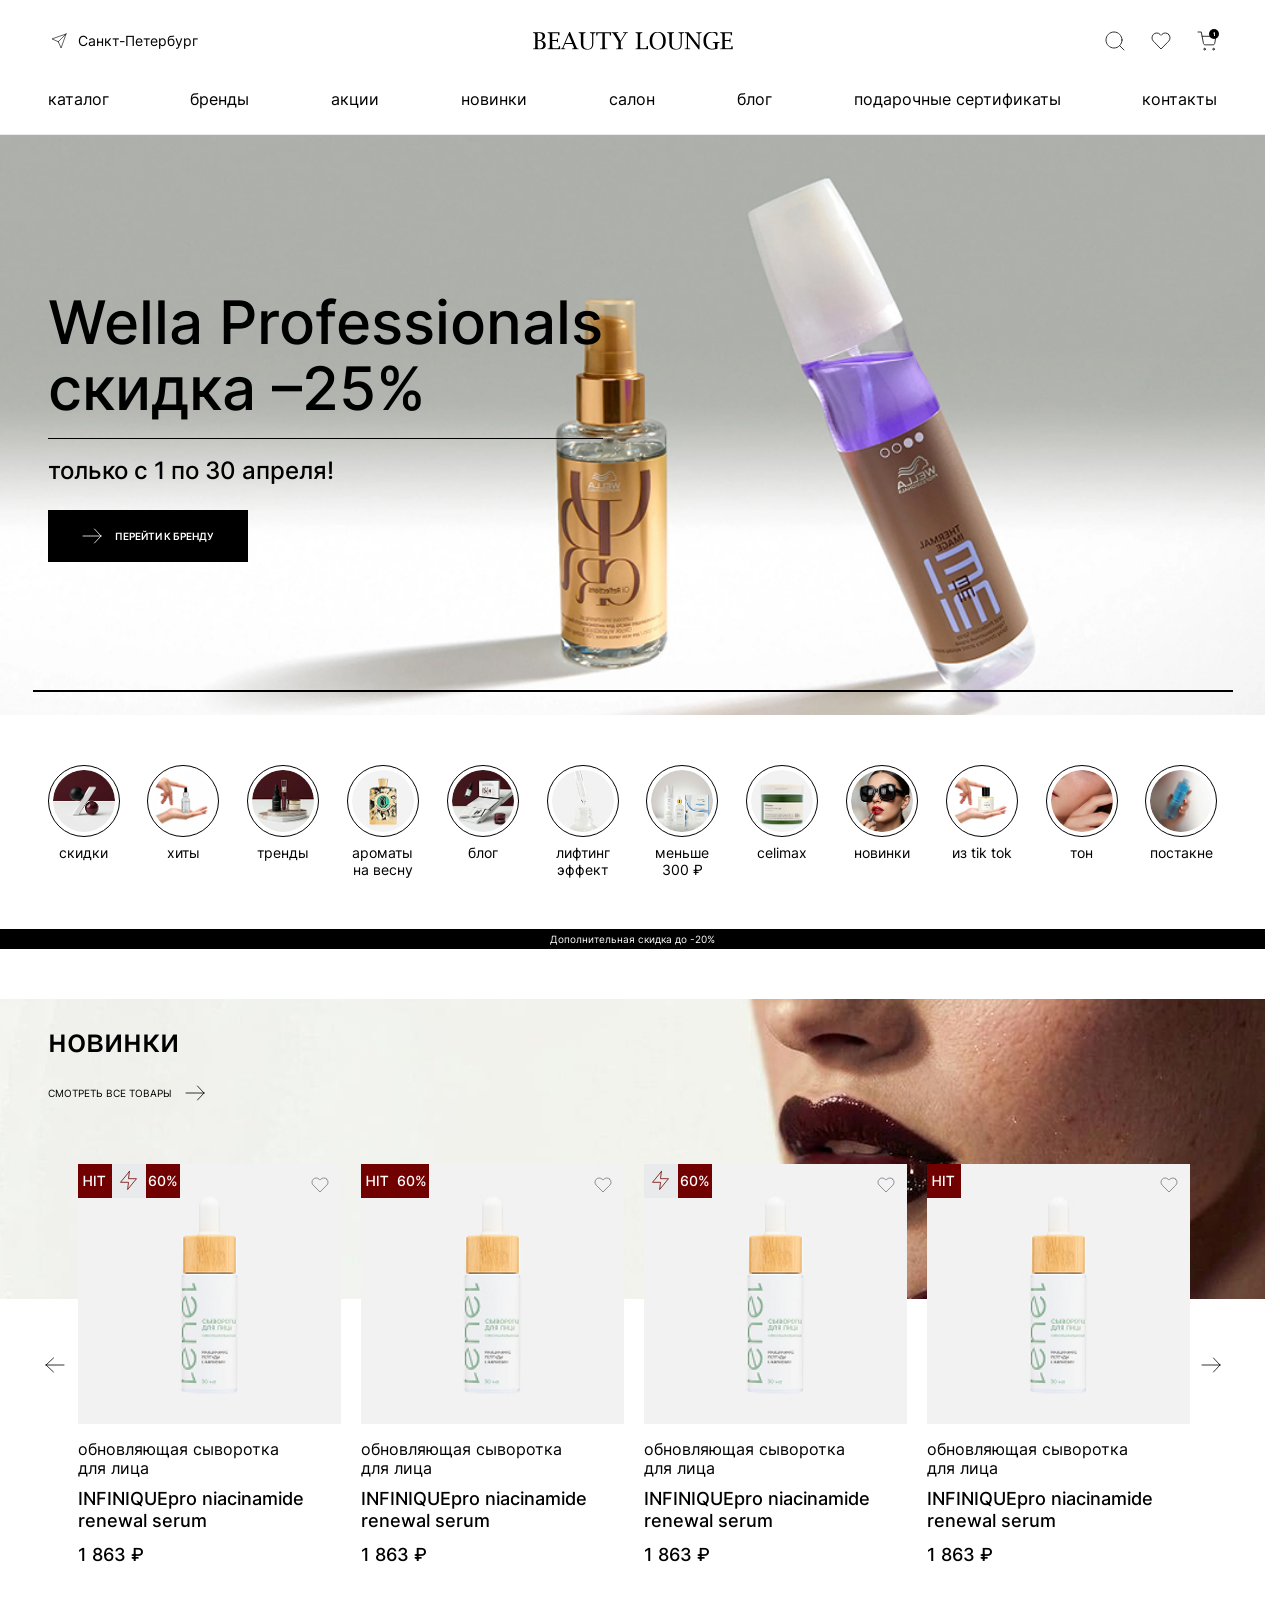
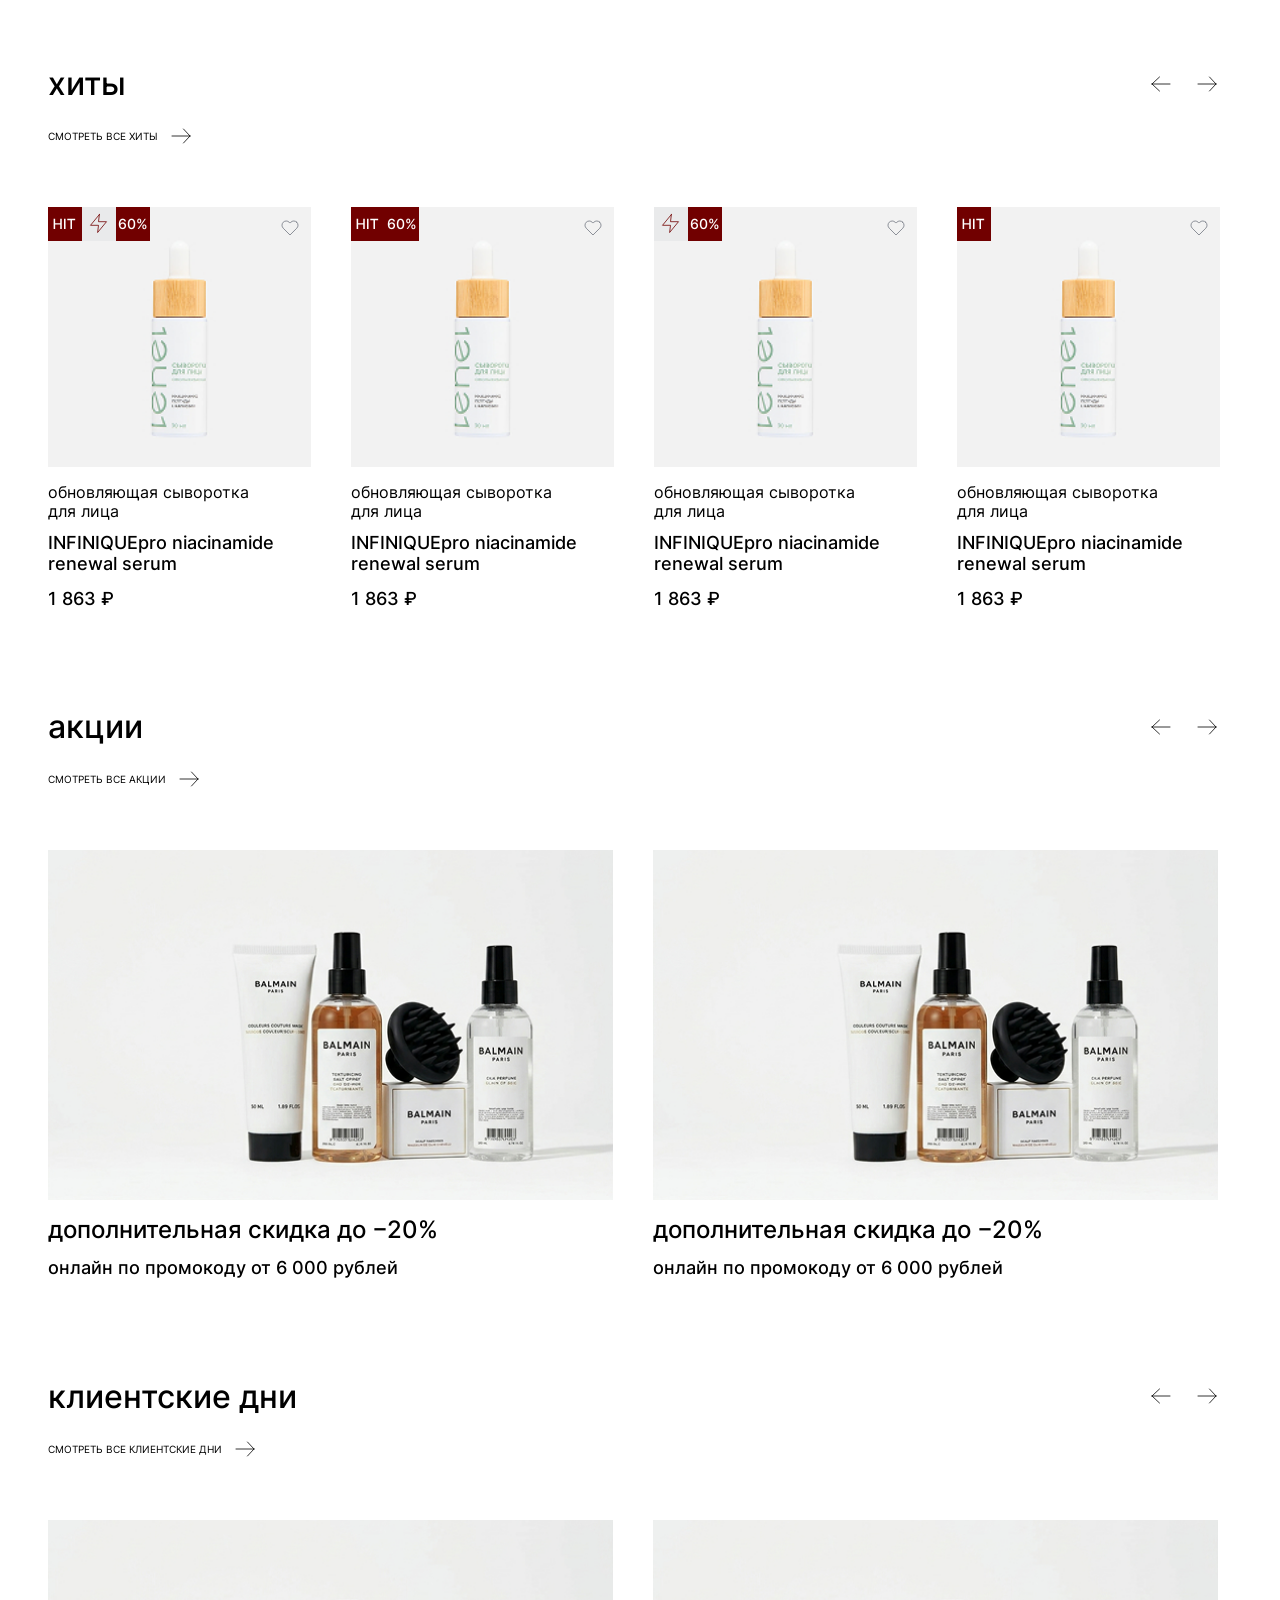
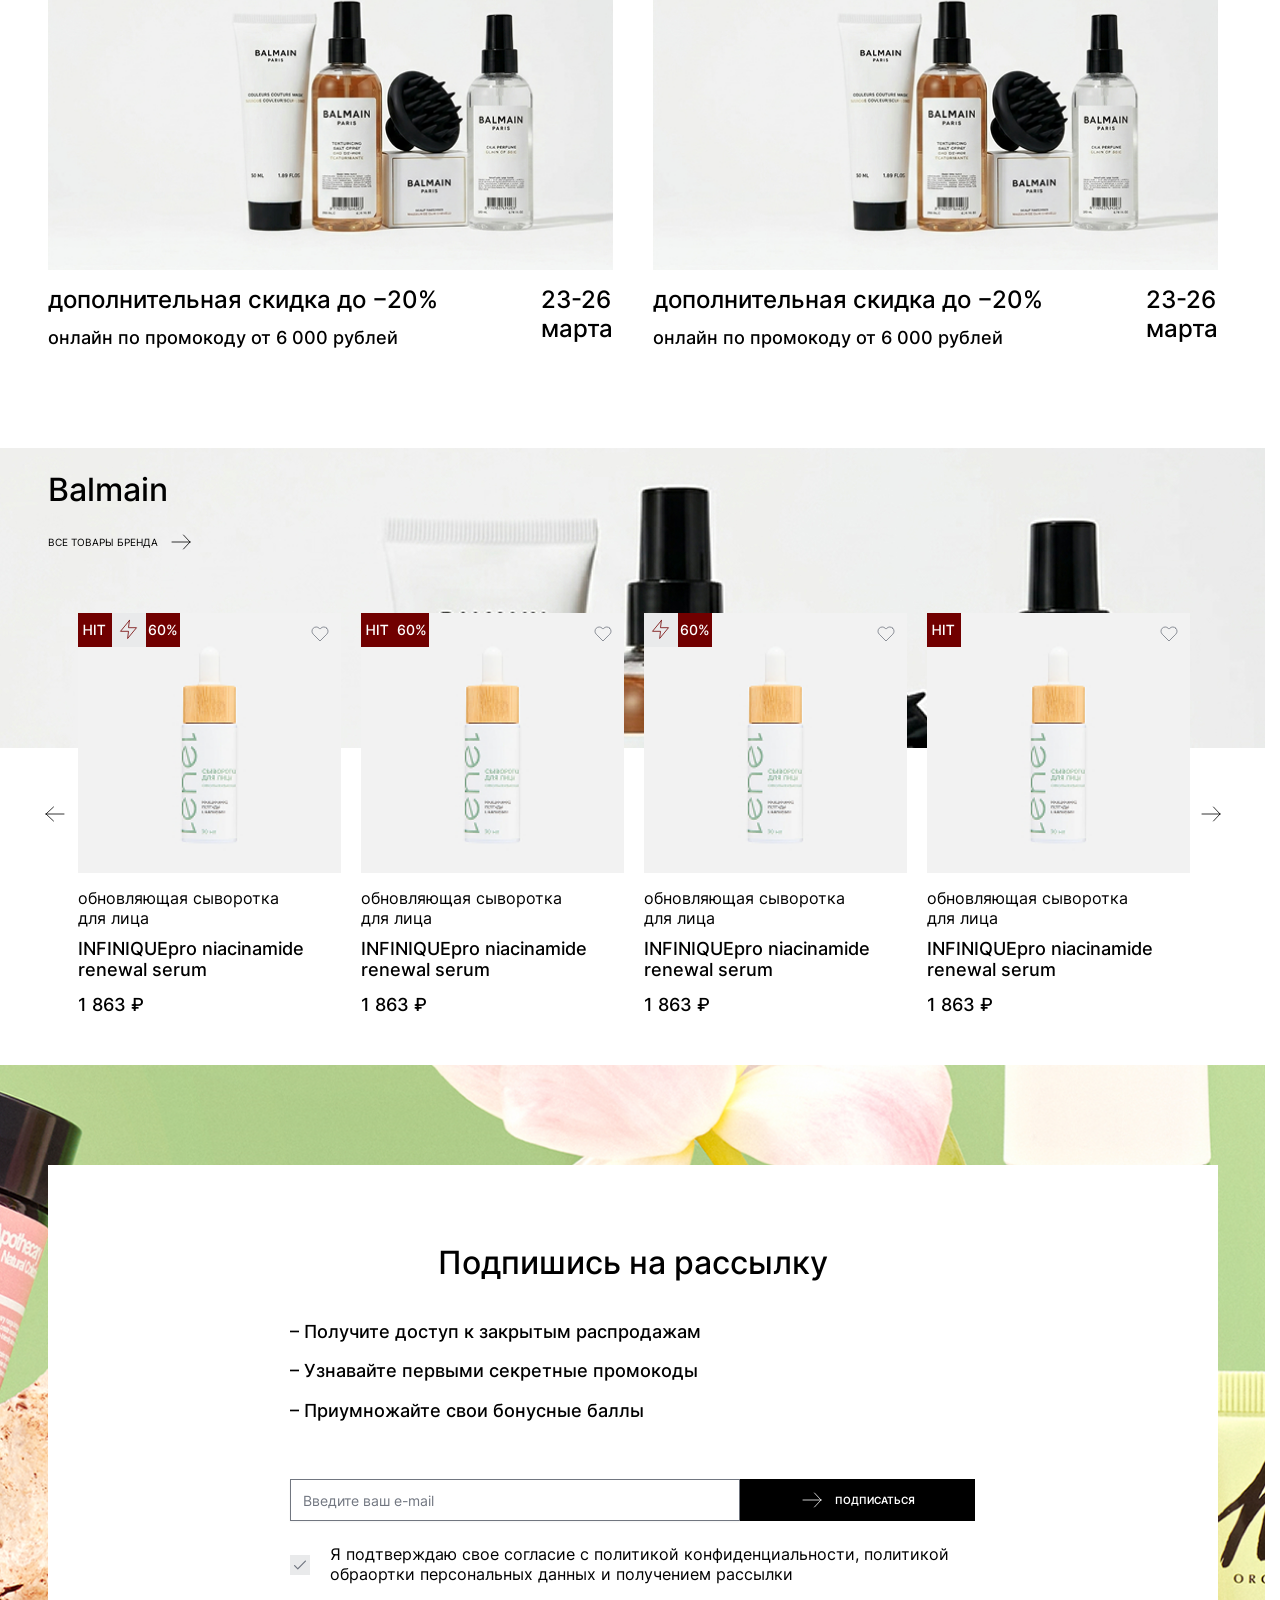
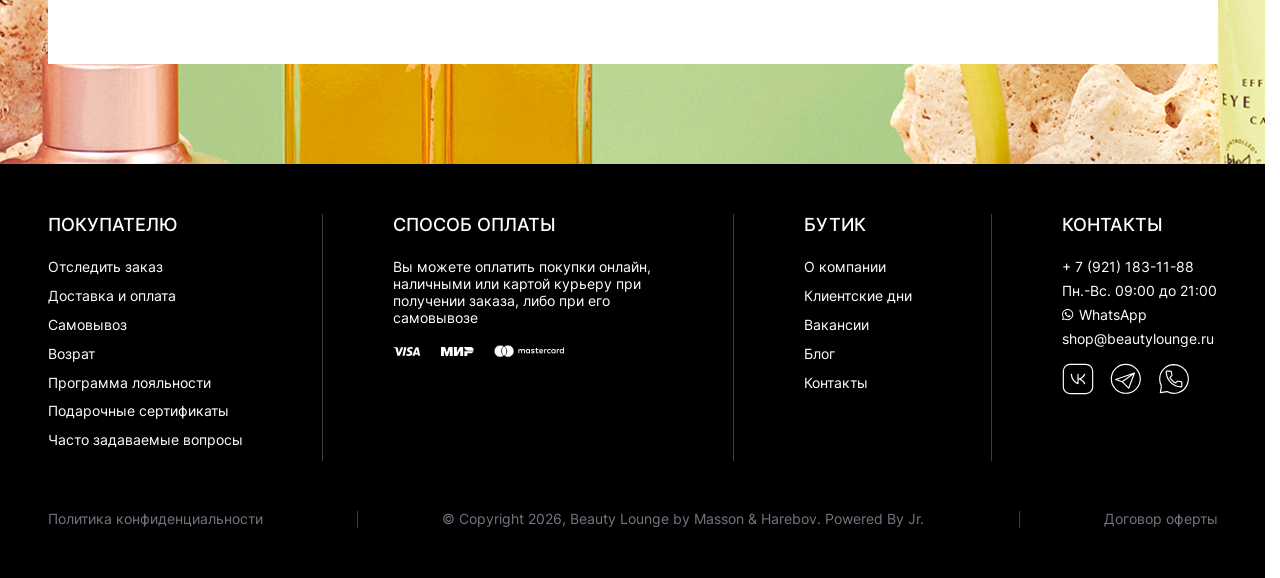
<file: index.html>
<!DOCTYPE html>

<html lang="ru">

<head>
	<meta charset="utf-8" />
	<title>Главная</title>
	<meta name="description" content="" />
	<meta http-equiv="X-UA-Compatible" content="IE=edge" />
	<meta name="viewport" content="width=device-width, initial-scale=1.0, maximum-scale=1.0, user-scalable=no">
    

    <link rel="stylesheet" href="css/fontawesome-all.css" />
    <link rel="stylesheet" href="css/slick.css" />
    <link rel="stylesheet" href="css/slick-theme.css" />
    <link rel="stylesheet" href="css/jquery.fancybox.css" />
    <link rel="stylesheet" href="css/select2.min.css" />
    <link rel="stylesheet" href="css/fonts.css" />
    <link rel="stylesheet" href="css/reset.css" />
    <link rel="stylesheet" href="css/style.css" />
    <link rel="stylesheet" href="css/media.css" />
	
	

</head>
<body>

    
    
    <!-- HEADER
    ================================= -->
    <div class="header">
        <div class="header__top">
            <div class="container">
                <div class="cols">
                    <div class="col col_left">
                        <div class="items">
                            <div class="item hidd1200">
                                <div class="header__place">Cанкт-Петербург</div>
                            </div>
                            <div class="item show1200">
                                <div class="burger"></div>
                            </div>
                            <div class="item show1200">
                                <div class="header-search btn-search-mob"></div>
                            </div>
                        </div>
                    </div>
                    <div class="col col_right">
                        <div class="items">
                            <div class="item hidd1200">
                                <div class="header-search btn-search"></div>
                            </div>
                            <div class="item">
                                <a class="header-fav" href=""></a>
                            </div>
                            <div class="item">
                                <a class="header-cart" href=""><span class="num">1</span></a>
                            </div>
                        </div>
                    </div>
                </div>
                <div class="logo">
                    <a href="">
                        <img src="img/header/logo_mob.svg" alt="">
                    </a>
                </div>
            </div>            
        </div>
        <div class="header__bottom hidd1200">
            <div class="container">
                <div class="nav">
                    <ul>
                        <li><a href="">каталог</a>
                            <div class="nav-drop">
                                <div class="container">
                                    <ul>
                                        <li><a href="">новинки <i></i></a>
                                            <ul>
                                                <li><a href="">все товары категории</a></li>
                                                <li><a href="">азия</a></li>
                                                <li><a href="">макияж</a></li>
                                                <li><a href="">уход</a></li>
                                                <li><a href="">волосы</a></li>
                                                <li><a href="">парфюмерия</a></li>
                                                <li><a href="">натуральная косметика</a></li>
                                                <li><a href="">для дома</a></li>
                                                <li><a href="">украшения</a></li>
                                                <li><a href="">бады и витамины</a></li>
                                            </ul>
                                        </li>
                                        <li><a href="">наша коллекция <i></i></a></li>
                                        <li><a href="">новые бернды <i></i></a></li>
                                        <li><a href="">макияж <i></i></a></li>
                                        <li><a href="">для мужчин <i></i></a></li>
                                        <li><a href="">уход <i></i></a></li>
                                        <li><a href="">парфюмерия <i></i></a></li>
                                        <li><a href="">волосы <i></i></a></li>
                                        <li><a href="">азия <i></i></a></li>
                                        <li><a href="">техника <i></i></a></li>
                                        <li><a href="">для дома <i></i></a></li>
                                        <li><a href="">украшения <i></i></a></li>
                                        <li><a href="">одежда и аксессуары <i></i></a></li>
                                        <li><a href="">продукты питания <i></i></a></li>
                                        <li><a href="">здоровье <i></i></a></li>
                                        <li><a href="">маникюр и педикюр <i></i></a></li>
                                        <li><a href="">натуральная косметика <i></i></a></li>
                                        <li><a href="">товары 18+ <i></i></a></li>
                                    </ul>
                                </div>
                            </div>
                        </li>
                        <li><a href="">бренды</a></li>
                        <li><a href="">акции</a></li>
                        <li><a href="">новинки</a></li>
                        <li><a href="">салон</a></li>
                        <li><a href="">блог</a></li>
                        <li><a href="">подарочные сертификаты</a></li>
                        <li><a href="">контакты</a></li>
                    </ul>
                </div>
            </div>
        </div>
        <div class="menu-mob">
            <div class="header__place">Cанкт-Петербург</div>
            <div class="nav-mob">
                <div class="nav-mob__level-1">
                    <ul>
                        <li><a href="" class="open-1" data-openid_1="level-2_1">каталог <i></i></a></li>
                        <li><a href="">бренды <i></i></a></li>
                        <li><a href="">акции <i></i></a></li>
                        <li><a href="">новинки <i></i></a></li>
                        <li><a href="">салон <i></i></a></li>
                        <li><a href="">блог <i></i></a></li>
                        <li><a href="">подарочные сертификаты <i></i></a></li>
                        <li><a href="">контакты <i></i></a></li>
                    </ul>
                </div>
                <div class="nav-mob__level-2" id="level-2_1">
                    <div class="level-back level-back-1"><i></i> каталог</div>
                    <ul>
                        <li><a href="" class="open-2" data-openid_2="level-3_1">новинки <i></i></a></li>
                        <li><a href="">наша коллекция <i></i></a></li>
                        <li><a href="">новые бернды <i></i></a></li>
                        <li><a href="">макияж <i></i></a></li>
                        <li><a href="">для мужчин <i></i></a></li>
                        <li><a href="">уход <i></i></a></li>
                        <li><a href="">парфюмерия <i></i></a></li>
                        <li><a href="">волосы <i></i></a></li>
                        <li><a href="">азия <i></i></a></li>
                        <li><a href="">техника <i></i></a></li>
                        <li><a href="">для дома <i></i></a></li>
                        <li><a href="">украшения <i></i></a></li>
                        <li><a href="">одежда и аксессуары <i></i></a></li>
                        <li><a href="">продукты питания <i></i></a></li>
                        <li><a href="">здоровье <i></i></a></li>
                        <li><a href="">маникюр и педикюр <i></i></a></li>
                        <li><a href="">натуральная косметика <i></i></a></li>
                        <li><a href="">товары 18+ <i></i></a></li>
                    </ul>
                </div>
                <div class="nav-mob__level-3" id="level-3_1">
                    <div class="level-back level-back-2"><i></i> новинки</div>
                    <ul>
                        <li><a href="">все товары категории <i></i></a></li>
                        <li><a href="">азия</a></li>
                        <li><a href="">макияж</a></li>
                        <li><a href="">уход</a></li>
                        <li><a href="">волосы</a></li>
                        <li><a href="">парфюмерия</a></li>
                        <li><a href="">натуральная косметика</a></li>
                        <li><a href="">для дома</a></li>
                        <li><a href="">украшения</a></li>
                        <li><a href="">бады и витамины</a></li>
                    </ul>
                </div>
            </div>
            <div class="bottom">
                <div class="sub">личный кабинет</div>
                <div class="user">
                    <a href=""><i></i> Константин Константинович</a>
                </div>
                <a href="" class="btn btn-border user__btn"><i class="ar-right-black"></i> выйти из аккаунта</a>
            </div>
        </div>
        <div class="search-drop">
            <div class="container">
                <!--<form>
                    <input type="text" name="" placeholder="Поиск по сайту">
                    <button class="btn search-drop__btn"></button>
                </form>-->
                <div class="search">
                    <div class="search__cols">
                        <div class="search__left">
                            <div class="products">
                                <div class="items">
                                    <div class="item w50">
                                        <div class="in">
                                            <div class="shild">
                                                <div class="shild__item hit"></div>
                                                <div class="shild__item flash"></div>
                                            </div>
                                            <div class="btn btn-fav"></div>
                                            <div class="pic">
                                                <img src="img/products/pic_1.jpg" alt="">
                                            </div>
                                            <div class="bottom">
                                                <div class="btn-products-add"></div>
                                                <div class="sub">
                                                    <a href="">обновляющая сыворотка<br> для лица</a>
                                                </div>
                                                <div class="title">
                                                    <a href="">INFINIQUEpro niacinamide renewal serum</a>
                                                </div>
                                                <div class="price">1 863 ₽</div>
                                            </div>
                                        </div>
                                    </div>
                                    <div class="item w50">
                                        <div class="in">
                                            <div class="shild">
                                                <div class="shild__item hit"></div>
                                                <div class="shild__item flash"></div>
                                            </div>
                                            <div class="btn btn-fav"></div>
                                            <div class="pic">
                                                <img src="img/products/pic_1.jpg" alt="">
                                            </div>
                                            <div class="bottom">
                                                <div class="btn-products-add"></div>
                                                <div class="sub">
                                                    <a href="">обновляющая сыворотка<br> для лица</a>
                                                </div>
                                                <div class="title">
                                                    <a href="">INFINIQUEpro niacinamide renewal serum</a>
                                                </div>
                                                <div class="price">1 863 ₽</div>
                                            </div>
                                        </div>
                                    </div>
                                    <div class="item w50">
                                        <div class="in">
                                            <div class="shild">
                                                <div class="shild__item hit"></div>
                                                <div class="shild__item flash"></div>
                                            </div>
                                            <div class="btn btn-fav"></div>
                                            <div class="pic">
                                                <img src="img/products/pic_1.jpg" alt="">
                                            </div>
                                            <div class="bottom">
                                                <div class="btn-products-add"></div>
                                                <div class="sub">
                                                    <a href="">обновляющая сыворотка<br> для лица</a>
                                                </div>
                                                <div class="title">
                                                    <a href="">INFINIQUEpro niacinamide renewal serum</a>
                                                </div>
                                                <div class="price">1 863 ₽</div>
                                            </div>
                                        </div>
                                    </div>
                                    <div class="item w50">
                                        <div class="in">
                                            <div class="shild">
                                                <div class="shild__item hit"></div>
                                                <div class="shild__item flash"></div>
                                            </div>
                                            <div class="btn btn-fav"></div>
                                            <div class="pic">
                                                <img src="img/products/pic_1.jpg" alt="">
                                            </div>
                                            <div class="bottom">
                                                <div class="btn-products-add"></div>
                                                <div class="sub">
                                                    <a href="">обновляющая сыворотка<br> для лица</a>
                                                </div>
                                                <div class="title">
                                                    <a href="">INFINIQUEpro niacinamide renewal serum</a>
                                                </div>
                                                <div class="price">1 863 ₽</div>
                                            </div>
                                        </div>
                                    </div>
                                    <div class="item w50">
                                        <div class="in">
                                            <div class="shild">
                                                <div class="shild__item hit"></div>
                                                <div class="shild__item flash"></div>
                                            </div>
                                            <div class="btn btn-fav"></div>
                                            <div class="pic">
                                                <img src="img/products/pic_1.jpg" alt="">
                                            </div>
                                            <div class="bottom">
                                                <div class="btn-products-add"></div>
                                                <div class="sub">
                                                    <a href="">обновляющая сыворотка<br> для лица</a>
                                                </div>
                                                <div class="title">
                                                    <a href="">INFINIQUEpro niacinamide renewal serum</a>
                                                </div>
                                                <div class="price">1 863 ₽</div>
                                            </div>
                                        </div>
                                    </div>
                                    <div class="item w50">
                                        <div class="in">
                                            <div class="shild">
                                                <div class="shild__item hit"></div>
                                                <div class="shild__item flash"></div>
                                            </div>
                                            <div class="btn btn-fav"></div>
                                            <div class="pic">
                                                <img src="img/products/pic_1.jpg" alt="">
                                            </div>
                                            <div class="bottom">
                                                <div class="btn-products-add"></div>
                                                <div class="sub">
                                                    <a href="">обновляющая сыворотка<br> для лица</a>
                                                </div>
                                                <div class="title">
                                                    <a href="">INFINIQUEpro niacinamide renewal serum</a>
                                                </div>
                                                <div class="price">1 863 ₽</div>
                                            </div>
                                        </div>
                                    </div>
                                    <div class="item w50">
                                        <div class="in">
                                            <div class="shild">
                                                <div class="shild__item hit"></div>
                                                <div class="shild__item flash"></div>
                                            </div>
                                            <div class="btn btn-fav"></div>
                                            <div class="pic">
                                                <img src="img/products/pic_1.jpg" alt="">
                                            </div>
                                            <div class="bottom">
                                                <div class="btn-products-add"></div>
                                                <div class="sub">
                                                    <a href="">обновляющая сыворотка<br> для лица</a>
                                                </div>
                                                <div class="title">
                                                    <a href="">INFINIQUEpro niacinamide renewal serum</a>
                                                </div>
                                                <div class="price">1 863 ₽</div>
                                            </div>
                                        </div>
                                    </div>
                                    <div class="item w50">
                                        <div class="in">
                                            <div class="shild">
                                                <div class="shild__item hit"></div>
                                                <div class="shild__item flash"></div>
                                            </div>
                                            <div class="btn btn-fav"></div>
                                            <div class="pic">
                                                <img src="img/products/pic_1.jpg" alt="">
                                            </div>
                                            <div class="bottom">
                                                <div class="btn-products-add"></div>
                                                <div class="sub">
                                                    <a href="">обновляющая сыворотка<br> для лица</a>
                                                </div>
                                                <div class="title">
                                                    <a href="">INFINIQUEpro niacinamide renewal serum</a>
                                                </div>
                                                <div class="price">1 863 ₽</div>
                                            </div>
                                        </div>
                                    </div>
                                    <div class="item w50">
                                        <div class="in">
                                            <div class="shild">
                                                <div class="shild__item hit"></div>
                                                <div class="shild__item flash"></div>
                                            </div>
                                            <div class="btn btn-fav"></div>
                                            <div class="pic">
                                                <img src="img/products/pic_1.jpg" alt="">
                                            </div>
                                            <div class="bottom">
                                                <div class="btn-products-add"></div>
                                                <div class="sub">
                                                    <a href="">обновляющая сыворотка<br> для лица</a>
                                                </div>
                                                <div class="title">
                                                    <a href="">INFINIQUEpro niacinamide renewal serum</a>
                                                </div>
                                                <div class="price">1 863 ₽</div>
                                            </div>
                                        </div>
                                    </div>
                                    <div class="item w50">
                                        <div class="in">
                                            <div class="shild">
                                                <div class="shild__item hit"></div>
                                                <div class="shild__item flash"></div>
                                            </div>
                                            <div class="btn btn-fav"></div>
                                            <div class="pic">
                                                <img src="img/products/pic_1.jpg" alt="">
                                            </div>
                                            <div class="bottom">
                                                <div class="btn-products-add"></div>
                                                <div class="sub">
                                                    <a href="">обновляющая сыворотка<br> для лица</a>
                                                </div>
                                                <div class="title">
                                                    <a href="">INFINIQUEpro niacinamide renewal serum</a>
                                                </div>
                                                <div class="price">1 863 ₽</div>
                                            </div>
                                        </div>
                                    </div>
                                </div>
                            </div>
                        </div>
                        <div class="search__right">
                            <div class="search__sticky">
                                <div class="search__input">
                                    <form>
                                        <input type="text" name="" placeholder="для волос">
                                        <button class="btn search__btn"></button>
                                    </form>
                                </div>
                                <div class="search-results">
                                    <div class="search-results__item"><a href=""><i></i> шампунь</a></div>
                                    <div class="search-results__item"><a href=""><i></i> бальзам для волос</a></div>
                                    <div class="search-results__item"><a href=""><i></i> erhfitybz</a></div>
                                    <div class="search-results__item"><a href=""><i></i> маска кератин</a></div>
                                </div>
                                <div class="search-results">
                                    <div class="search-results__item"><a href=""><span>шампунь</span></a></div>
                                    <div class="search-results__item"><a href=""><span>бальзам для волос</span></a></div>
                                    <div class="search-results__item"><a href=""><span>erhfitybz</span></a></div>
                                    <div class="search-results__item"><a href=""><span>маска кератин</span></a></div>
                                </div>
                            </div>
                        </div>
                    </div>
                </div>
            </div>
        </div>
    </div>

    <!-- INTRO
    ================================= -->
    <div class="intro">
        <div class="intro-slider-1 progress-dots">
            <div class="slide">
                <div class="item">
                    <div class="pic pic_des">
                        <img src="img/intro/pic_2.jpg" alt="">
                    </div>
                    <div class="pic pic_mob">
                        <img src="img/intro/pic_mob_2.jpg" alt="">
                    </div>
                    <div class="container">
                        <div class="in">
                            <div class="vert">
                                <h1 class="title">
                                    <span>Wella Professionals<br> скидка –25%</span>
                                </h1>
                                <p>только с 1 по 30 апреля!</p>
                                <a href="" class="btn btn-black"><i class="ar-right-white"></i> перейти к бренду</a>
                            </div>
                        </div>
                    </div>
                </div>
            </div>
            <div class="slide">
                <div class="item">
                    <div class="pic pic_des">
                        <img src="img/intro/pic_1.jpg" alt="">
                    </div>
                    <div class="pic pic_mob">
                        <img src="img/intro/pic_mob.jpg" alt="">
                    </div>
                    <div class="container">
                        <div class="in">
                            <div class="vert">
                                <h1 class="title">
                                    <span>Wella Professionals<br> скидка –25%</span>
                                </h1>
                                <p>только с 1 по 30 апреля!</p>
                                <a href="" class="btn btn-black"><i class="ar-right-white"></i> перейти к бренду</a>
                            </div>
                        </div>
                    </div>
                </div>
            </div>
            <div class="slide">
                <div class="item">
                    <div class="pic pic_des">
                        <img src="img/intro/pic_1.jpg" alt="">
                    </div>
                    <div class="pic pic_mob">
                        <img src="img/intro/pic_mob.jpg" alt="">
                    </div>
                    <div class="container">
                        <div class="in">
                            <div class="vert">
                                <h1 class="title">
                                    <span>Wella Professionals<br> скидка –25%</span>
                                </h1>
                                <p>только с 1 по 30 апреля!</p>
                                <a href="" class="btn btn-black"><i class="ar-right-white"></i> перейти к бренду</a>
                            </div>
                        </div>
                    </div>
                </div>
            </div>
        </div>
        
    </div>

    <!-- STORY
    ================================= -->
    <div class="section">
        <div class="container">
            <div class="story">
                <div class="items">
                    <div class="item">
                        <div class="in">
                            <div class="pic">
                                <img src="img/story/pic_1.jpg" alt="">
                            </div>
                            <div class="title">скидки</div>
                        </div>
                    </div>
                    <div class="item">
                        <div class="in">
                            <div class="pic">
                                <img src="img/story/pic_2.jpg" alt="">
                            </div>
                            <div class="title">хиты</div>
                        </div>
                    </div>
                    <div class="item">
                        <div class="in">
                            <div class="pic">
                                <img src="img/story/pic_3.jpg" alt="">
                            </div>
                            <div class="title">тренды</div>
                        </div>
                    </div>
                    <div class="item">
                        <div class="in">
                            <div class="pic">
                                <img src="img/story/pic_4.jpg" alt="">
                            </div>
                            <div class="title">ароматы на весну</div>
                        </div>
                    </div>
                    <div class="item">
                        <div class="in">
                            <div class="pic">
                                <img src="img/story/pic_5.jpg" alt="">
                            </div>
                            <div class="title">блог</div>
                        </div>
                    </div>
                    <div class="item">
                        <div class="in">
                            <div class="pic">
                                <img src="img/story/pic_6.jpg" alt="">
                            </div>
                            <div class="title">лифтинг эффект</div>
                        </div>
                    </div>
                    <div class="item">
                        <div class="in">
                            <div class="pic">
                                <img src="img/story/pic_7.jpg" alt="">
                            </div>
                            <div class="title">меньше 300 ₽</div>
                        </div>
                    </div>
                    <div class="item">
                        <div class="in">
                            <div class="pic">
                                <img src="img/story/pic_8.jpg" alt="">
                            </div>
                            <div class="title">celimax</div>
                        </div>
                    </div>
                    <div class="item">
                        <div class="in">
                            <div class="pic">
                                <img src="img/story/pic_9.jpg" alt="">
                            </div>
                            <div class="title">новинки</div>
                        </div>
                    </div>
                    <div class="item">
                        <div class="in">
                            <div class="pic">
                                <img src="img/story/pic_10.jpg" alt="">
                            </div>
                            <div class="title">из tik tok</div>
                        </div>
                    </div>
                    <div class="item">
                        <div class="in">
                            <div class="pic">
                                <img src="img/story/pic_11.jpg" alt="">
                            </div>
                            <div class="title">тон</div>
                        </div>
                    </div>
                    <div class="item">
                        <div class="in">
                            <div class="pic">
                                <img src="img/story/pic_12.jpg" alt="">
                            </div>
                            <div class="title">постакне</div>
                        </div>
                    </div>
                </div>
            </div>
        </div>
    </div>
    
    <!-- SLINE
    ================================= -->
    <div class="sline">
        <div class="container">
            <p>Дополнительная скидка до -20%</p>
        </div>
    </div>

    <!-- PRODUCTS
    ================================= -->
    <div class="section">
        <div class="poster">
            <div class="pic">
                <img src="img/poster/pic_1.jpg">
            </div>
        </div>
        <div class="container">
            <h2 class="title-block">новинки</h2>
            <div class="go-to">
                <a href="">смотреть все товары <i></i></a>
            </div>
            <div class="products products-slider arrows-side">
                <div class="slider-wrap">
                    <div class="products-slider-1">
                        <div class="slide">
                            <div class="item">
                                <div class="in">
                                    <div class="shild">
                                        <div class="shild__item hit"></div>
                                        <div class="shild__item flash"></div>
                                        <div class="shild__item sale">60%</div>
                                    </div>
                                    <div class="btn btn-fav"></div>
                                    <div class="pic">
                                        <img src="img/products/pic_1.jpg" alt="">
                                    </div>
                                    <div class="bottom">
                                        <div class="btn-products-add"></div>
                                        <div class="sub">
                                            <a href="">обновляющая сыворотка<br> для лица</a>
                                        </div>
                                        <div class="title">
                                            <a href="">INFINIQUEpro niacinamide renewal serum</a>
                                        </div>
                                        <div class="price">1 863 ₽</div>
                                    </div>
                                </div>
                            </div>
                        </div>
                        <div class="slide">
                            <div class="item">
                                <div class="in">
                                    <div class="shild">
                                        <div class="shild__item hit"></div>                                        
                                        <div class="shild__item sale">60%</div>
                                    </div>
                                    <div class="btn btn-fav"></div>
                                    <div class="pic">
                                        <img src="img/products/pic_1.jpg" alt="">
                                    </div>
                                    <div class="bottom">
                                        <div class="btn-products-add"></div>
                                        <div class="sub">
                                            <a href="">обновляющая сыворотка<br> для лица</a>
                                        </div>
                                        <div class="title">
                                            <a href="">INFINIQUEpro niacinamide renewal serum</a>
                                        </div>
                                        <div class="price">1 863 ₽</div>
                                    </div>
                                </div>
                            </div>
                        </div>
                        <div class="slide">
                            <div class="item">
                                <div class="in">
                                    <div class="shild">
                                        <div class="shild__item flash"></div>
                                        <div class="shild__item sale">60%</div>
                                    </div>
                                    <div class="btn btn-fav"></div>
                                    <div class="pic">
                                        <img src="img/products/pic_1.jpg" alt="">
                                    </div>
                                    <div class="bottom">
                                        <div class="btn-products-add"></div>
                                        <div class="sub">
                                            <a href="">обновляющая сыворотка<br> для лица</a>
                                        </div>
                                        <div class="title">
                                            <a href="">INFINIQUEpro niacinamide renewal serum</a>
                                        </div>
                                        <div class="price">1 863 ₽</div>
                                    </div>
                                </div>
                            </div>
                        </div>
                        <div class="slide">
                            <div class="item">
                                <div class="in">
                                    <div class="shild">
                                        <div class="shild__item hit"></div>
                                    </div>
                                    <div class="btn btn-fav"></div>
                                    <div class="pic">
                                        <img src="img/products/pic_1.jpg" alt="">
                                    </div>
                                    <div class="bottom">
                                        <div class="btn-products-add"></div>
                                        <div class="sub">
                                            <a href="">обновляющая сыворотка<br> для лица</a>
                                        </div>
                                        <div class="title">
                                            <a href="">INFINIQUEpro niacinamide renewal serum</a>
                                        </div>
                                        <div class="price">1 863 ₽</div>
                                    </div>
                                </div>
                            </div>
                        </div>
                        <div class="slide">
                            <div class="item">
                                <div class="in">
                                    <div class="shild">
                                        <div class="shild__item hit"></div>
                                        <div class="shild__item flash"></div>
                                        <div class="shild__item sale">60%</div>
                                    </div>
                                    <div class="btn btn-fav"></div>
                                    <div class="pic">
                                        <img src="img/products/pic_1.jpg" alt="">
                                    </div>
                                    <div class="bottom">
                                        <div class="btn-products-add"></div>
                                        <div class="sub">
                                            <a href="">обновляющая сыворотка<br> для лица</a>
                                        </div>
                                        <div class="title">
                                            <a href="">INFINIQUEpro niacinamide renewal serum</a>
                                        </div>
                                        <div class="price">1 863 ₽</div>
                                    </div>
                                </div>
                            </div>
                        </div>
                    </div>
                </div>
            </div>
        </div>
    </div>

    <!-- PRODUCTS
    ================================= -->
    <div class="section">
        <div class="container">
            <div class="b-head">
                <div class="cols">
                    <div class="col">
                        <h2 class="title-block">хиты</h2>
                    </div>
                    <div class="col">
                        <div class="arrow-append" id="arrows-append_1"></div>
                    </div>
                </div>
            </div>            
            <div class="go-to hidd1200">
                <a href="">смотреть все хиты <i></i></a>
            </div>
            <div class="products products-slider">
                <div class="slider-wrap">
                    <div class="products-slider-2">
                        <div class="slide">
                            <div class="item">
                                <div class="in">
                                    <div class="shild">
                                        <div class="shild__item hit"></div>
                                        <div class="shild__item flash"></div>
                                        <div class="shild__item sale">60%</div>
                                    </div>
                                    <div class="btn btn-fav"></div>
                                    <div class="pic">
                                        <img src="img/products/pic_1.jpg" alt="">
                                    </div>
                                    <div class="bottom">
                                        <div class="btn-products-add"></div>
                                        <div class="sub">
                                            <a href="">обновляющая сыворотка<br> для лица</a>
                                        </div>
                                        <div class="title">
                                            <a href="">INFINIQUEpro niacinamide renewal serum</a>
                                        </div>
                                        <div class="price">1 863 ₽</div>
                                    </div>
                                </div>
                            </div>
                        </div>
                        <div class="slide">
                            <div class="item">
                                <div class="in">
                                    <div class="shild">
                                        <div class="shild__item hit"></div>                                        
                                        <div class="shild__item sale">60%</div>
                                    </div>
                                    <div class="btn btn-fav"></div>
                                    <div class="pic">
                                        <img src="img/products/pic_1.jpg" alt="">
                                    </div>
                                    <div class="bottom">
                                        <div class="btn-products-add"></div>
                                        <div class="sub">
                                            <a href="">обновляющая сыворотка<br> для лица</a>
                                        </div>
                                        <div class="title">
                                            <a href="">INFINIQUEpro niacinamide renewal serum</a>
                                        </div>
                                        <div class="price">1 863 ₽</div>
                                    </div>
                                </div>
                            </div>
                        </div>
                        <div class="slide">
                            <div class="item">
                                <div class="in">
                                    <div class="shild">
                                        <div class="shild__item flash"></div>
                                        <div class="shild__item sale">60%</div>
                                    </div>
                                    <div class="btn btn-fav"></div>
                                    <div class="pic">
                                        <img src="img/products/pic_1.jpg" alt="">
                                    </div>
                                    <div class="bottom">
                                        <div class="btn-products-add"></div>
                                        <div class="sub">
                                            <a href="">обновляющая сыворотка<br> для лица</a>
                                        </div>
                                        <div class="title">
                                            <a href="">INFINIQUEpro niacinamide renewal serum</a>
                                        </div>
                                        <div class="price">1 863 ₽</div>
                                    </div>
                                </div>
                            </div>
                        </div>
                        <div class="slide">
                            <div class="item">
                                <div class="in">
                                    <div class="shild">
                                        <div class="shild__item hit"></div>
                                    </div>
                                    <div class="btn btn-fav"></div>
                                    <div class="pic">
                                        <img src="img/products/pic_1.jpg" alt="">
                                    </div>
                                    <div class="bottom">
                                        <div class="btn-products-add"></div>
                                        <div class="sub">
                                            <a href="">обновляющая сыворотка<br> для лица</a>
                                        </div>
                                        <div class="title">
                                            <a href="">INFINIQUEpro niacinamide renewal serum</a>
                                        </div>
                                        <div class="price">1 863 ₽</div>
                                    </div>
                                </div>
                            </div>
                        </div>
                        <div class="slide">
                            <div class="item">
                                <div class="in">
                                    <div class="shild">
                                        <div class="shild__item hit"></div>
                                        <div class="shild__item flash"></div>
                                        <div class="shild__item sale">60%</div>
                                    </div>
                                    <div class="btn btn-fav"></div>
                                    <div class="pic">
                                        <img src="img/products/pic_1.jpg" alt="">
                                    </div>
                                    <div class="bottom">
                                        <div class="btn-products-add"></div>
                                        <div class="sub">
                                            <a href="">обновляющая сыворотка<br> для лица</a>
                                        </div>
                                        <div class="title">
                                            <a href="">INFINIQUEpro niacinamide renewal serum</a>
                                        </div>
                                        <div class="price">1 863 ₽</div>
                                    </div>
                                </div>
                            </div>
                        </div>
                    </div>
                </div>
            </div>
        </div>
    </div>

    <!-- ACCII
    ================================= -->
    <div class="section">
        <div class="container">
            <div class="b-head">
                <div class="cols">
                    <div class="col">
                        <h2 class="title-block">акции</h2>
                    </div>
                    <div class="col">
                        <div class="arrow-append" id="arrows-append_2"></div>
                    </div>
                </div>
            </div>            
            <div class="go-to hidd1200">
                <a href="">смотреть все акции <i></i></a>
            </div>
            <div class="accii">
                <div class="slider-wrap">
                    <div class="accii-slider-1">
                        <div class="slide">
                            <div class="item">
                                <a href="">
                                    <div class="in">
                                        <div class="pic">
                                            <img src="img/accii/pic_1.jpg" alt="">
                                        </div>
                                        <div class="title">дополнительная скидка до −20%</div>
                                        <p>онлайн по промокоду от 6 000 рублей</p>
                                    </div>
                                </a>
                            </div>
                        </div>
                        <div class="slide">
                            <div class="item">
                                <a href="">
                                    <div class="in">
                                        <div class="pic">
                                            <img src="img/accii/pic_1.jpg" alt="">
                                        </div>
                                        <div class="title">дополнительная скидка до −20%</div>
                                        <p>онлайн по промокоду от 6 000 рублей</p>
                                    </div>
                                </a>
                            </div>
                        </div>
                        <div class="slide">
                            <div class="item">
                                <a href="">
                                    <div class="in">
                                        <div class="pic">
                                            <img src="img/accii/pic_1.jpg" alt="">
                                        </div>
                                        <div class="title">дополнительная скидка до −20%</div>
                                        <p>онлайн по промокоду от 6 000 рублей</p>
                                    </div>
                                </a>
                            </div>
                        </div>
                    </div>
                </div>
            </div>
        </div>
    </div>

    <!-- ACCII
    ================================= -->
    <div class="section">
        <div class="container">
            <div class="b-head">
                <div class="cols">
                    <div class="col">
                        <h2 class="title-block">клиентские дни</h2>
                    </div>
                    <div class="col">
                        <div class="arrow-append" id="arrows-append_3"></div>
                    </div>
                </div>
            </div>            
            <div class="go-to">
                <a href="">смотреть все клиентские дни <i></i></a>
            </div>
            <div class="accii">
                <div class="slider-wrap">
                    <div class="accii-slider-2">
                        <div class="slide">
                            <div class="item">
                                <a href="">
                                    <div class="in">
                                        <div class="pic">
                                            <img src="img/accii/pic_1.jpg" alt="">
                                        </div>
                                        <div class="flex">
                                            <div class="left">
                                                <div class="title">дополнительная скидка до −20%</div>
                                                <p>онлайн по промокоду от 6 000 рублей</p>
                                            </div>
                                            <div class="date">23-26<br> марта</div>
                                        </div>
                                    </div>
                                </a>
                            </div>
                        </div>
                        <div class="slide">
                            <div class="item">
                                <a href="">
                                    <div class="in">
                                        <div class="pic">
                                            <img src="img/accii/pic_1.jpg" alt="">
                                        </div>
                                        <div class="flex">
                                            <div class="left">
                                                <div class="title">дополнительная скидка до −20%</div>
                                                <p>онлайн по промокоду от 6 000 рублей</p>
                                            </div>
                                            <div class="date">23-26<br> марта</div>
                                        </div>
                                    </div>
                                </a>
                            </div>
                        </div>
                        <div class="slide">
                            <div class="item">
                                <a href="">
                                    <div class="in">
                                        <div class="pic">
                                            <img src="img/accii/pic_1.jpg" alt="">
                                        </div>
                                        <div class="flex">
                                            <div class="left">
                                                <div class="title">дополнительная скидка до −20%</div>
                                                <p>онлайн по промокоду от 6 000 рублей</p>
                                            </div>
                                            <div class="date">23-26<br> марта</div>
                                        </div>
                                    </div>
                                </a>
                            </div>
                        </div>
                    </div>
                </div>
            </div>
        </div>
    </div>

    <!-- PRODUCTS
    ================================= -->
    <div class="section">
        <div class="poster">
            <div class="pic">
                <img src="img/poster/pic_2.jpg">
            </div>
        </div>
        <div class="container">
            <h2 class="title-block">Balmain</h2>
            <div class="go-to">
                <a href="">все товары бренда <i></i></a>
            </div>
            <div class="products products-slider arrows-side">
                <div class="slider-wrap">
                    <div class="products-slider-3">
                        <div class="slide">
                            <div class="item">
                                <div class="in">
                                    <div class="shild">
                                        <div class="shild__item hit"></div>
                                        <div class="shild__item flash"></div>
                                        <div class="shild__item sale">60%</div>
                                    </div>
                                    <div class="btn btn-fav"></div>
                                    <div class="pic">
                                        <img src="img/products/pic_1.jpg" alt="">
                                    </div>
                                    <div class="bottom">
                                        <div class="btn-products-add"></div>
                                        <div class="sub">
                                            <a href="">обновляющая сыворотка<br> для лица</a>
                                        </div>
                                        <div class="title">
                                            <a href="">INFINIQUEpro niacinamide renewal serum</a>
                                        </div>
                                        <div class="price">1 863 ₽</div>
                                    </div>
                                </div>
                            </div>
                        </div>
                        <div class="slide">
                            <div class="item">
                                <div class="in">
                                    <div class="shild">
                                        <div class="shild__item hit"></div>                                        
                                        <div class="shild__item sale">60%</div>
                                    </div>
                                    <div class="btn btn-fav"></div>
                                    <div class="pic">
                                        <img src="img/products/pic_1.jpg" alt="">
                                    </div>
                                    <div class="bottom">
                                        <div class="btn-products-add"></div>
                                        <div class="sub">
                                            <a href="">обновляющая сыворотка<br> для лица</a>
                                        </div>
                                        <div class="title">
                                            <a href="">INFINIQUEpro niacinamide renewal serum</a>
                                        </div>
                                        <div class="price">1 863 ₽</div>
                                    </div>
                                </div>
                            </div>
                        </div>
                        <div class="slide">
                            <div class="item">
                                <div class="in">
                                    <div class="shild">
                                        <div class="shild__item flash"></div>
                                        <div class="shild__item sale">60%</div>
                                    </div>
                                    <div class="btn btn-fav"></div>
                                    <div class="pic">
                                        <img src="img/products/pic_1.jpg" alt="">
                                    </div>
                                    <div class="bottom">
                                        <div class="btn-products-add"></div>
                                        <div class="sub">
                                            <a href="">обновляющая сыворотка<br> для лица</a>
                                        </div>
                                        <div class="title">
                                            <a href="">INFINIQUEpro niacinamide renewal serum</a>
                                        </div>
                                        <div class="price">1 863 ₽</div>
                                    </div>
                                </div>
                            </div>
                        </div>
                        <div class="slide">
                            <div class="item">
                                <div class="in">
                                    <div class="shild">
                                        <div class="shild__item hit"></div>
                                    </div>
                                    <div class="btn btn-fav"></div>
                                    <div class="pic">
                                        <img src="img/products/pic_1.jpg" alt="">
                                    </div>
                                    <div class="bottom">
                                        <div class="btn-products-add"></div>
                                        <div class="sub">
                                            <a href="">обновляющая сыворотка<br> для лица</a>
                                        </div>
                                        <div class="title">
                                            <a href="">INFINIQUEpro niacinamide renewal serum</a>
                                        </div>
                                        <div class="price">1 863 ₽</div>
                                    </div>
                                </div>
                            </div>
                        </div>
                        <div class="slide">
                            <div class="item">
                                <div class="in">
                                    <div class="shild">
                                        <div class="shild__item hit"></div>
                                        <div class="shild__item flash"></div>
                                        <div class="shild__item sale">60%</div>
                                    </div>
                                    <div class="btn btn-fav"></div>
                                    <div class="pic">
                                        <img src="img/products/pic_1.jpg" alt="">
                                    </div>
                                    <div class="bottom">
                                        <div class="btn-products-add"></div>
                                        <div class="sub">
                                            <a href="">обновляющая сыворотка<br> для лица</a>
                                        </div>
                                        <div class="title">
                                            <a href="">INFINIQUEpro niacinamide renewal serum</a>
                                        </div>
                                        <div class="price">1 863 ₽</div>
                                    </div>
                                </div>
                            </div>
                        </div>
                    </div>
                </div>
            </div>
        </div>
    </div>

    <!-- ACTION
    ================================= -->
    <div class="action">
        <div class="container">
            <div class="border">
                <div class="in">
                    <h2 class="title-block">Подпишись на рассылку</h2>
                    <ul>
                        <li>– Получите доступ к закрытым распродажам</li>
                        <li>– Узнавайте первыми секретные промокоды</li>
                        <li>– Приумножайте свои бонусные баллы</li>
                    </ul>
                    <div class="action__form">
                        <form>
                            <div class="flex">
                                <input type="text" name="" placeholder="Введите ваш e-mail">
                                <button class="btn btn-black"><i class="ar-right-white"></i> подписаться</button>
                            </div>
                        </form>
                    </div>
                    <div class="agree">Я подтверждаю свое согласие с политикой конфиденциальности, политикой обраортки персональных данных и получением рассылки</div>
                </div>
            </div>
        </div>
    </div>

    <!-- FOOTER
    ================================= -->
    <div class="footer">
        <div class="show1200">
            <div class="logo">
                <a href="">
                    <img src="img/footer/logo_3.svg" alt="">
                </a>
            </div>
        </div>
        <div class="footer__top">
            <div class="container">
                <div class="cols">
                    <div class="col">
                        <div class="subtitle">ПОКУПАТЕЛЮ</div>
                        <div class="footer__full">
                            <ul class="footer-nav">
                                <li><a href="">Отследить заказ</a></li>
                                <li><a href="">Доставка и оплата</a></li>
                                <li><a href="">Самовывоз</a></li>
                                <li><a href="">Возрат</a></li>
                                <li><a href="">Программа лояльности</a></li>
                                <li><a href="">Подарочные сертификаты</a></li>
                                <li><a href="">Часто задаваемые вопросы</a></li>
                            </ul>
                        </div>
                    </div>
                    <div class="col">
                        <div class="border">
                            <div class="subtitle">СПОСОБ ОПЛАТЫ</div>
                            <div class="footer__full">
                                <p class="max-w">Вы можете оплатить покупки онлайн, наличными или картой курьеру при получении заказа, либо при его самовывозе</p>
                                <div class="pay">
                                    <div class="pay__item">
                                        <img src="img/footer/pay_1.svg" alt="">
                                    </div>
                                    <div class="pay__item">
                                        <img src="img/footer/pay_2.svg" alt="">
                                    </div>
                                    <div class="pay__item">
                                        <img src="img/footer/pay_3.svg" alt="">
                                    </div>
                                </div>
                            </div>
                        </div>
                    </div>
                    <div class="col">
                        <div class="border">
                            <div class="subtitle">БУТИК</div>
                            <div class="footer__full">
                                <ul class="footer-nav">
                                    <li><a href="">О компании</a></li>
                                    <li><a href="">Клиентские дни</a></li>
                                    <li><a href="">Вакансии</a></li>
                                    <li><a href="">Блог</a></li>
                                    <li><a href="">Контакты</a></li>
                                </ul>
                            </div>
                        </div>
                    </div>
                    <div class="col">
                        <div class="border">
                            <div class="subtitle">КОНТАКТЫ</div>
                                <div class="footer__full">
                                <div class="footer__contacts">
                                    <a href="">+ 7 (921) 183-11-88</a>
                                </div>
                                <div class="footer__contacts">Пн.-Вс. 09:00 до 21:00</div>
                                <div class="footer__contacts">
                                    <a href=""><i class="wh-1"></i> WhatsApp</a>
                                </div>
                                <div class="footer__contacts">
                                    <a href="">shop@beautylounge.ru</a>
                                </div>
                            </div>
                            <div class="soc">
                                <div class="soc__item">
                                    <a href="">
                                        <img src="img/footer/vk.svg">
                                    </a>
                                </div>
                                <div class="soc__item">
                                    <a href="">
                                        <img src="img/footer/tg.svg">
                                    </a>
                                </div>
                                <div class="soc__item">
                                    <a href="">
                                        <img src="img/footer/wh.svg">
                                    </a>
                                </div>
                            </div>
                        </div>
                    </div>
                </div>
            </div>
        </div>
        <div class="footer__bottom">
            <div class="container">
                <div class="cols">
                    <div class="col">
                        <p class="m-g">
                            <a href="">Политика конфиденциальности</a>
                        </p>
                    </div>
                    <div class="col">
                        <p>© Copyright 2026, Beauty Lounge by Masson & Harebov. Powered By Jr.</p>
                    </div>
                    <div class="col">
                        <p class="m-g">
                            <a href="">Договор оферты</a>
                        </p>
                    </div>
                </div>
            </div>
        </div>
    </div>
  
    <div class="add">
        <div class="in">
            <div class="pic">
                <img src="img/products/pic_1.jpg" alt="">
            </div>
            <div class="right">
                <div class="comp"><i></i> добавлен в корзину</div>
                <div class="title">INFINIQUE pro</div>
                <p>30 мл</p>
            </div>
        </div>
    </div>
      
  
    
    
    <script src="libs/jquery-3.7.1.min.js"></script>
    <!--<script src="https://code.jquery.com/jquery-3.7.1.min.js" integrity="sha256-/JqT3SQfawRcv/BIHPThkBvs0OEvtFFmqPF/lYI/Cxo=" crossorigin="anonymous"></script>-->
    <script src="libs/select2.min.js"></script>
    <script src="libs/jquery.fancybox.js"></script>
    <script src="libs/slick.min.js"></script> 
    <script src="libs/jquery.maskedinput.js"></script>
    <script src="js/common.js"></script>
 

   
    
</body>
</html>
</file>
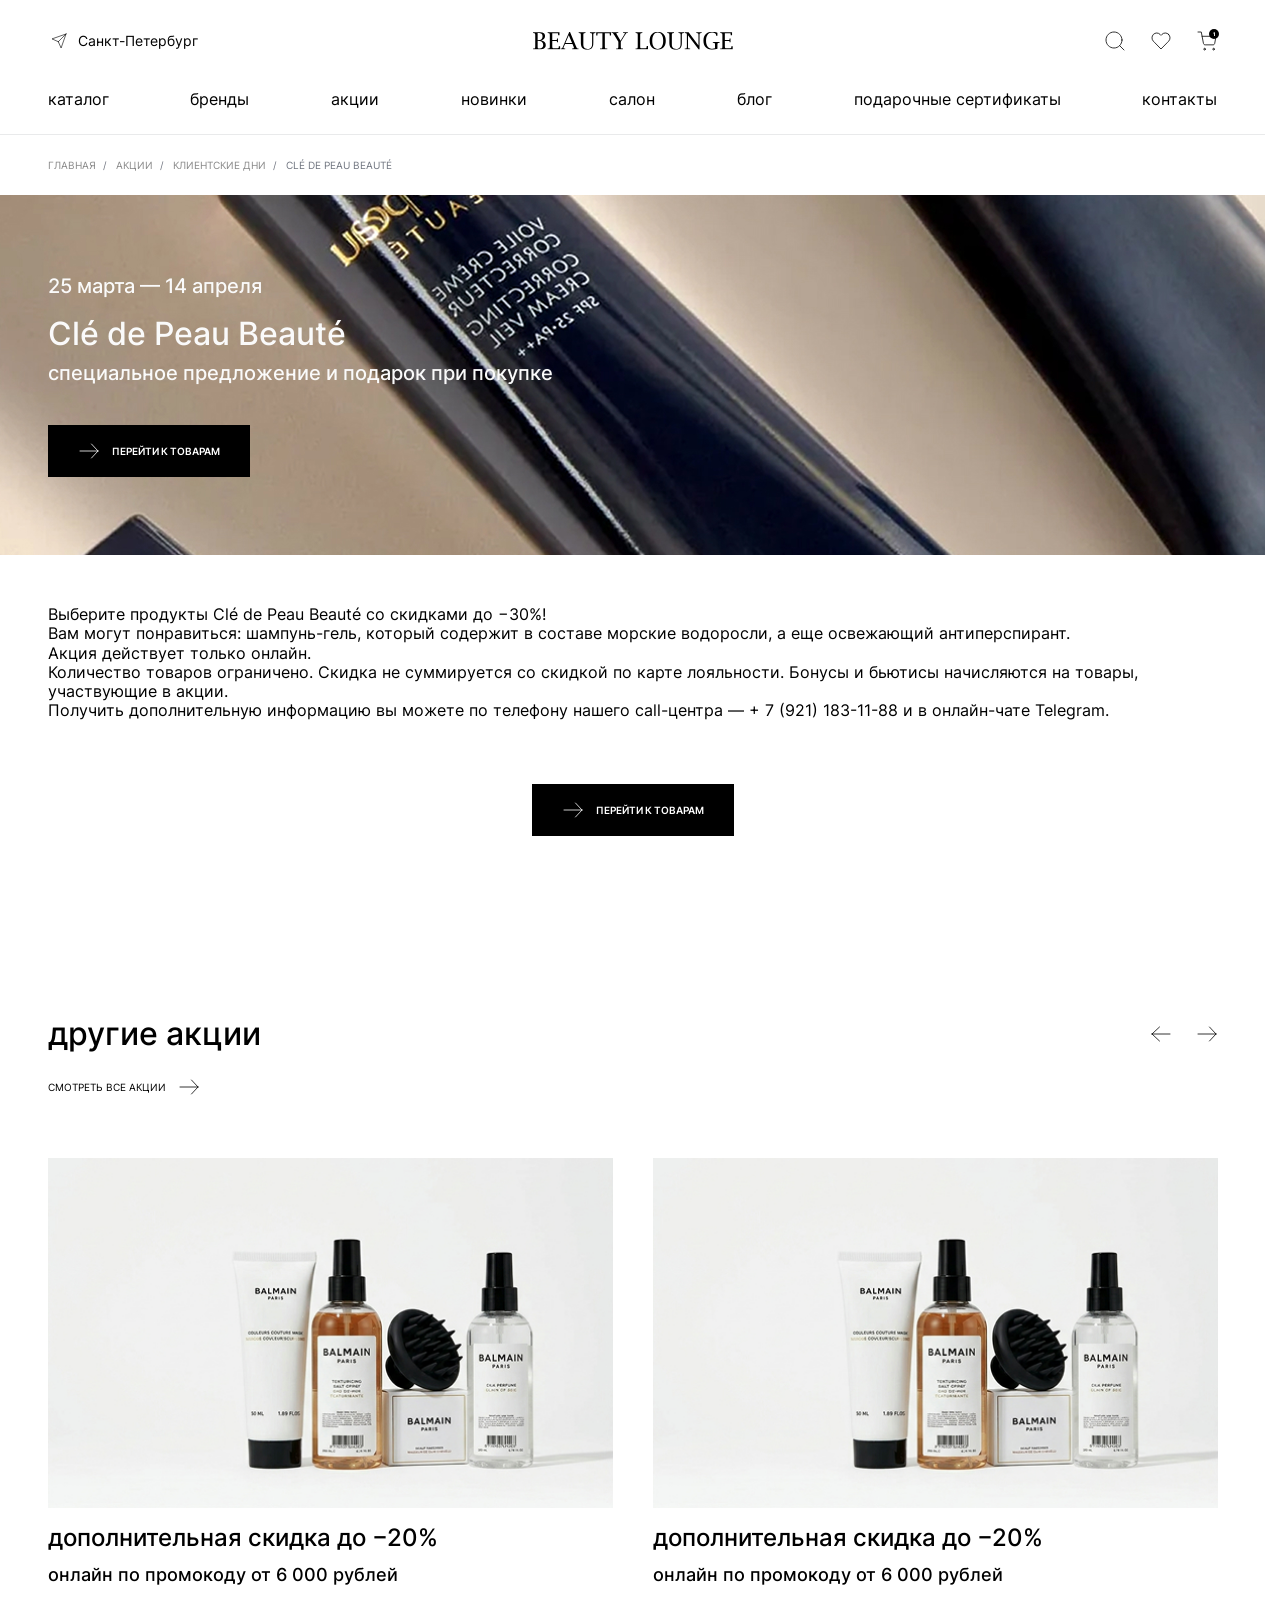
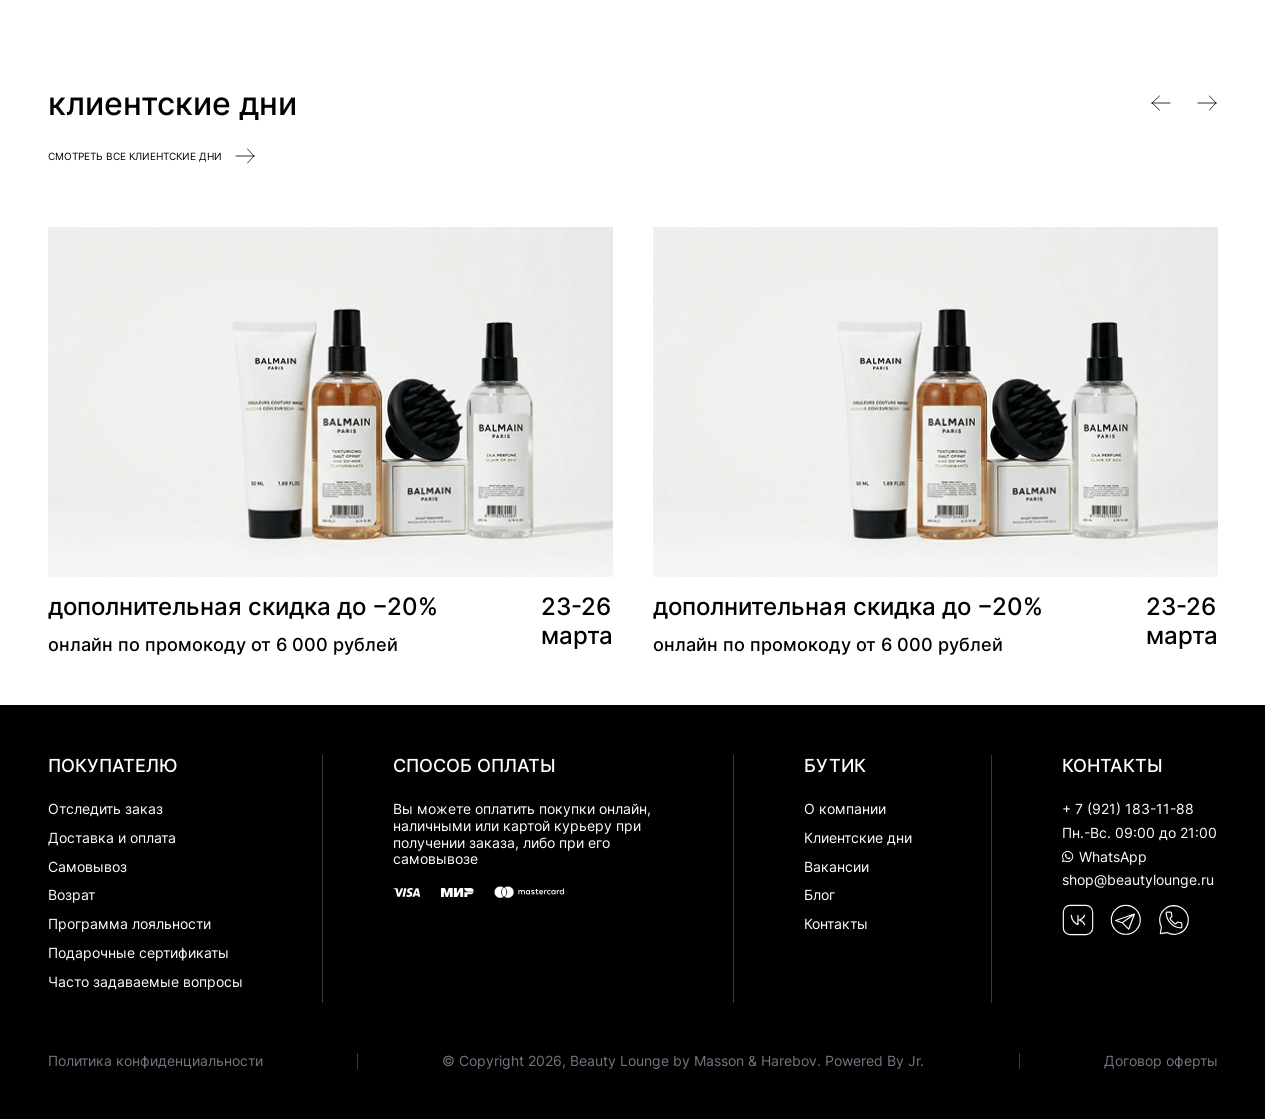
<file: acciya.html>
<!DOCTYPE html>

<html lang="ru">

<head>
	<meta charset="utf-8" />
	<title>acciya</title>
	<meta name="description" content="" />
	<meta http-equiv="X-UA-Compatible" content="IE=edge" />
	<meta name="viewport" content="width=device-width, initial-scale=1.0, maximum-scale=1.0, user-scalable=no">
    

    <link rel="stylesheet" href="css/fontawesome-all.css" />
    <link rel="stylesheet" href="css/slick.css" />
    <link rel="stylesheet" href="css/slick-theme.css" />
    <link rel="stylesheet" href="css/jquery.fancybox.css" />
    <link rel="stylesheet" href="css/select2.min.css" />
    <link rel="stylesheet" href="css/fonts.css" />
    <link rel="stylesheet" href="css/reset.css" />
    <link rel="stylesheet" href="css/style.css" />
    <link rel="stylesheet" href="css/media.css" />
	
	

</head>
<body>

    
    
    <!-- HEADER
    ================================= -->
    <div class="header">
        <div class="header__top">
            <div class="container">
                <div class="cols">
                    <div class="col col_left">
                        <div class="items">
                            <div class="item hidd1200">
                                <div class="header__place">Cанкт-Петербург</div>
                            </div>
                            <div class="item show1200">
                                <div class="burger"></div>
                            </div>
                            <div class="item show1200">
                                <div class="header-search btn-search-mob"></div>
                            </div>
                        </div>
                    </div>
                    <div class="col col_right">
                        <div class="items">
                            <div class="item hidd1200">
                                <a class="header-search" href=""></a>
                            </div>
                            <div class="item">
                                <a class="header-fav" href=""></a>
                            </div>
                            <div class="item">
                                <a class="header-cart" href=""><span class="num">1</span></a>
                            </div>
                        </div>
                    </div>
                </div>
                <div class="logo">
                    <a href="">
                        <img src="img/header/logo_mob.svg" alt="">
                    </a>
                </div>
            </div>            
        </div>
        <div class="header__bottom hidd1200">
            <div class="container">
                <div class="nav">
                    <ul>
                        <li><a href="">каталог</a>
                            <div class="nav-drop">
                                <div class="container">
                                    <ul>
                                        <li><a href="">новинки <i></i></a>
                                            <ul>
                                                <li><a href="">все товары категории</a></li>
                                                <li><a href="">азия</a></li>
                                                <li><a href="">макияж</a></li>
                                                <li><a href="">уход</a></li>
                                                <li><a href="">волосы</a></li>
                                                <li><a href="">парфюмерия</a></li>
                                                <li><a href="">натуральная косметика</a></li>
                                                <li><a href="">для дома</a></li>
                                                <li><a href="">украшения</a></li>
                                                <li><a href="">бады и витамины</a></li>
                                            </ul>
                                        </li>
                                        <li><a href="">наша коллекция <i></i></a></li>
                                        <li><a href="">новые бернды <i></i></a></li>
                                        <li><a href="">макияж <i></i></a></li>
                                        <li><a href="">для мужчин <i></i></a></li>
                                        <li><a href="">уход <i></i></a></li>
                                        <li><a href="">парфюмерия <i></i></a></li>
                                        <li><a href="">волосы <i></i></a></li>
                                        <li><a href="">азия <i></i></a></li>
                                        <li><a href="">техника <i></i></a></li>
                                        <li><a href="">для дома <i></i></a></li>
                                        <li><a href="">украшения <i></i></a></li>
                                        <li><a href="">одежда и аксессуары <i></i></a></li>
                                        <li><a href="">продукты питания <i></i></a></li>
                                        <li><a href="">здоровье <i></i></a></li>
                                        <li><a href="">маникюр и педикюр <i></i></a></li>
                                        <li><a href="">натуральная косметика <i></i></a></li>
                                        <li><a href="">товары 18+ <i></i></a></li>
                                    </ul>
                                </div>
                            </div>
                        </li>
                        <li><a href="">бренды</a></li>
                        <li><a href="">акции</a></li>
                        <li><a href="">новинки</a></li>
                        <li><a href="">салон</a></li>
                        <li><a href="">блог</a></li>
                        <li><a href="">подарочные сертификаты</a></li>
                        <li><a href="">контакты</a></li>
                    </ul>
                </div>
            </div>
        </div>
        <div class="menu-mob">
            <div class="header__place">Cанкт-Петербург</div>
            <div class="nav-mob">
                <div class="nav-mob__level-1">
                    <ul>
                        <li><a href="" class="open-1" data-openid_1="level-2_1">каталог <i></i></a></li>
                        <li><a href="">бренды <i></i></a></li>
                        <li><a href="">акции <i></i></a></li>
                        <li><a href="">новинки <i></i></a></li>
                        <li><a href="">салон <i></i></a></li>
                        <li><a href="">блог <i></i></a></li>
                        <li><a href="">подарочные сертификаты <i></i></a></li>
                        <li><a href="">контакты <i></i></a></li>
                    </ul>
                </div>
                <div class="nav-mob__level-2" id="level-2_1">
                    <div class="level-back level-back-1"><i></i> каталог</div>
                    <ul>
                        <li><a href="" class="open-2" data-openid_2="level-3_1">новинки <i></i></a></li>
                        <li><a href="">наша коллекция <i></i></a></li>
                        <li><a href="">новые бернды <i></i></a></li>
                        <li><a href="">макияж <i></i></a></li>
                        <li><a href="">для мужчин <i></i></a></li>
                        <li><a href="">уход <i></i></a></li>
                        <li><a href="">парфюмерия <i></i></a></li>
                        <li><a href="">волосы <i></i></a></li>
                        <li><a href="">азия <i></i></a></li>
                        <li><a href="">техника <i></i></a></li>
                        <li><a href="">для дома <i></i></a></li>
                        <li><a href="">украшения <i></i></a></li>
                        <li><a href="">одежда и аксессуары <i></i></a></li>
                        <li><a href="">продукты питания <i></i></a></li>
                        <li><a href="">здоровье <i></i></a></li>
                        <li><a href="">маникюр и педикюр <i></i></a></li>
                        <li><a href="">натуральная косметика <i></i></a></li>
                        <li><a href="">товары 18+ <i></i></a></li>
                    </ul>
                </div>
                <div class="nav-mob__level-3" id="level-3_1">
                    <div class="level-back level-back-2"><i></i> новинки</div>
                    <ul>
                        <li><a href="">все товары категории <i></i></a></li>
                        <li><a href="">азия</a></li>
                        <li><a href="">макияж</a></li>
                        <li><a href="">уход</a></li>
                        <li><a href="">волосы</a></li>
                        <li><a href="">парфюмерия</a></li>
                        <li><a href="">натуральная косметика</a></li>
                        <li><a href="">для дома</a></li>
                        <li><a href="">украшения</a></li>
                        <li><a href="">бады и витамины</a></li>
                    </ul>
                </div>
            </div>
            <div class="bottom">
                <div class="sub">личный кабинет</div>
                <div class="user">
                    <a href=""><i></i> Константин Константинович</a>
                </div>
                <a href="" class="btn btn-border user__btn"><i class="ar-right-black"></i> выйти из аккаунта</a>
            </div>
        </div>
        <div class="search-drop">
            <form>
                <input type="text" name="" placeholder="Поиск по сайту">
                <button class="btn search-drop__btn"></button>
            </form>
        </div>
    </div>

    <!-- CONTENT
    ================================= -->
    <div class="content">
        <div class="back-mob">
            <a href=""><i></i> все акции</a>
        </div>
        <div class="content__top hidd1200">
            <div class="container">
                <div class="breadcrumbs">
                    <ul>
                        <li><a href="">главная</a></li>
                        <li><a href="">акции</a></li>
                        <li><a href="">клиентские дни</a></li>
                        <li>Clé de Peau Beauté</li>
                    </ul>                
                </div>
            </div>
        </div>
        <div class="event">
            <div class="event-head">
                <div class="pic">
                    <img src="img/event/pic_1.jpg" alt="">
                </div>
                <div class="container">
                    <div class="in">
                        <div class="vert">
                            <div class="date">25 марта — 14 апреля</div>
                            <h1 class="title">Clé de Peau Beauté</h1>
                            <p>специальное предложение и подарок при покупке</p>
                            <a href="" class="btn btn-black"><i class="ar-right-white"></i> перейти к товарам</a>
                        </div>
                    </div>
                </div>
            </div>
            <div class="content__section">
                <div class="container">
                    <p>Выберите продукты Clé de Peau Beauté со скидками до −30%!<br>
                    Вам могут понравиться: шампунь-гель, который содержит в составе морские водоросли, а еще освежающий антиперспирант.<br>
                    Акция действует только онлайн.<br>
                    Количество товаров ограничено. Скидка не суммируется со скидкой по карте лояльности. Бонусы и бьютисы начисляются на товары, участвующие в акции.<br>
                    Получить дополнительную информацию вы можете по телефону нашего сall-центра — <a href="">+ 7 (921) 183-11-88</a> и в онлайн-чате <a href="">Telegram</a>.</p>
                    <div class="flex-bot">
                        <a href="" class="btn btn-black"><i class="ar-right-white"></i> перейти к товарам</a>
                    </div>
                </div>
            </div>
        </div>
    </div>

    <!-- ACCII
    ================================= -->
    <div class="section">
        <div class="container">
            <div class="b-head">
                <div class="cols">
                    <div class="col">
                        <h2 class="title-block">другие акции</h2>
                    </div>
                    <div class="col">
                        <div class="arrow-append" id="arrows-append_2"></div>
                    </div>
                </div>
            </div>            
            <div class="go-to hidd1200">
                <a href="">смотреть все акции <i></i></a>
            </div>
            <div class="accii">
                <div class="slider-wrap">
                    <div class="accii-slider-1">
                        <div class="slide">
                            <div class="item">
                                <a href="">
                                    <div class="in">
                                        <div class="pic">
                                            <img src="img/accii/pic_1.jpg" alt="">
                                        </div>
                                        <div class="title">дополнительная скидка до −20%</div>
                                        <p>онлайн по промокоду от 6 000 рублей</p>
                                    </div>
                                </a>
                            </div>
                        </div>
                        <div class="slide">
                            <div class="item">
                                <a href="">
                                    <div class="in">
                                        <div class="pic">
                                            <img src="img/accii/pic_1.jpg" alt="">
                                        </div>
                                        <div class="title">дополнительная скидка до −20%</div>
                                        <p>онлайн по промокоду от 6 000 рублей</p>
                                    </div>
                                </a>
                            </div>
                        </div>
                        <div class="slide">
                            <div class="item">
                                <a href="">
                                    <div class="in">
                                        <div class="pic">
                                            <img src="img/accii/pic_1.jpg" alt="">
                                        </div>
                                        <div class="title">дополнительная скидка до −20%</div>
                                        <p>онлайн по промокоду от 6 000 рублей</p>
                                    </div>
                                </a>
                            </div>
                        </div>
                    </div>
                </div>
            </div>
        </div>
    </div>

    <!-- ACCII
    ================================= -->
    <div class="section">
        <div class="container">
            <div class="b-head">
                <div class="cols">
                    <div class="col">
                        <h2 class="title-block">клиентские дни</h2>
                    </div>
                    <div class="col">
                        <div class="arrow-append" id="arrows-append_3"></div>
                    </div>
                </div>
            </div>            
            <div class="go-to">
                <a href="">смотреть все клиентские дни <i></i></a>
            </div>
            <div class="accii">
                <div class="slider-wrap">
                    <div class="accii-slider-2">
                        <div class="slide">
                            <div class="item">
                                <a href="">
                                    <div class="in">
                                        <div class="pic">
                                            <img src="img/accii/pic_1.jpg" alt="">
                                        </div>
                                        <div class="flex">
                                            <div class="left">
                                                <div class="title">дополнительная скидка до −20%</div>
                                                <p>онлайн по промокоду от 6 000 рублей</p>
                                            </div>
                                            <div class="date">23-26<br> марта</div>
                                        </div>
                                    </div>
                                </a>
                            </div>
                        </div>
                        <div class="slide">
                            <div class="item">
                                <a href="">
                                    <div class="in">
                                        <div class="pic">
                                            <img src="img/accii/pic_1.jpg" alt="">
                                        </div>
                                        <div class="flex">
                                            <div class="left">
                                                <div class="title">дополнительная скидка до −20%</div>
                                                <p>онлайн по промокоду от 6 000 рублей</p>
                                            </div>
                                            <div class="date">23-26<br> марта</div>
                                        </div>
                                    </div>
                                </a>
                            </div>
                        </div>
                        <div class="slide">
                            <div class="item">
                                <a href="">
                                    <div class="in">
                                        <div class="pic">
                                            <img src="img/accii/pic_1.jpg" alt="">
                                        </div>
                                        <div class="flex">
                                            <div class="left">
                                                <div class="title">дополнительная скидка до −20%</div>
                                                <p>онлайн по промокоду от 6 000 рублей</p>
                                            </div>
                                            <div class="date">23-26<br> марта</div>
                                        </div>
                                    </div>
                                </a>
                            </div>
                        </div>
                    </div>
                </div>
            </div>
        </div>
    </div>

    <!-- FOOTER
    ================================= -->
    <div class="footer">
        <div class="show1200">
            <div class="logo">
                <a href="">
                    <img src="img/footer/logo_3.svg" alt="">
                </a>
            </div>
        </div>
        <div class="footer__top">
            <div class="container">
                <div class="cols">
                    <div class="col">
                        <div class="subtitle">ПОКУПАТЕЛЮ</div>
                        <div class="footer__full">
                            <ul class="footer-nav">
                                <li><a href="">Отследить заказ</a></li>
                                <li><a href="">Доставка и оплата</a></li>
                                <li><a href="">Самовывоз</a></li>
                                <li><a href="">Возрат</a></li>
                                <li><a href="">Программа лояльности</a></li>
                                <li><a href="">Подарочные сертификаты</a></li>
                                <li><a href="">Часто задаваемые вопросы</a></li>
                            </ul>
                        </div>
                    </div>
                    <div class="col">
                        <div class="border">
                            <div class="subtitle">СПОСОБ ОПЛАТЫ</div>
                            <div class="footer__full">
                                <p class="max-w">Вы можете оплатить покупки онлайн, наличными или картой курьеру при получении заказа, либо при его самовывозе</p>
                                <div class="pay">
                                    <div class="pay__item">
                                        <img src="img/footer/pay_1.svg" alt="">
                                    </div>
                                    <div class="pay__item">
                                        <img src="img/footer/pay_2.svg" alt="">
                                    </div>
                                    <div class="pay__item">
                                        <img src="img/footer/pay_3.svg" alt="">
                                    </div>
                                </div>
                            </div>
                        </div>
                    </div>
                    <div class="col">
                        <div class="border">
                            <div class="subtitle">БУТИК</div>
                            <div class="footer__full">
                                <ul class="footer-nav">
                                    <li><a href="">О компании</a></li>
                                    <li><a href="">Клиентские дни</a></li>
                                    <li><a href="">Вакансии</a></li>
                                    <li><a href="">Блог</a></li>
                                    <li><a href="">Контакты</a></li>
                                </ul>
                            </div>
                        </div>
                    </div>
                    <div class="col">
                        <div class="border">
                            <div class="subtitle">КОНТАКТЫ</div>
                                <div class="footer__full">
                                <div class="footer__contacts">
                                    <a href="">+ 7 (921) 183-11-88</a>
                                </div>
                                <div class="footer__contacts">Пн.-Вс. 09:00 до 21:00</div>
                                <div class="footer__contacts">
                                    <a href=""><i class="wh-1"></i> WhatsApp</a>
                                </div>
                                <div class="footer__contacts">
                                    <a href="">shop@beautylounge.ru</a>
                                </div>
                            </div>
                            <div class="soc">
                                <div class="soc__item">
                                    <a href="">
                                        <img src="img/footer/vk.svg">
                                    </a>
                                </div>
                                <div class="soc__item">
                                    <a href="">
                                        <img src="img/footer/tg.svg">
                                    </a>
                                </div>
                                <div class="soc__item">
                                    <a href="">
                                        <img src="img/footer/wh.svg">
                                    </a>
                                </div>
                            </div>
                        </div>
                    </div>
                </div>
            </div>
        </div>
        <div class="footer__bottom">
            <div class="container">
                <div class="cols">
                    <div class="col">
                        <p class="m-g">
                            <a href="">Политика конфиденциальности</a>
                        </p>
                    </div>
                    <div class="col">
                        <p>© Copyright 2026, Beauty Lounge by Masson & Harebov. Powered By Jr.</p>
                    </div>
                    <div class="col">
                        <p class="m-g">
                            <a href="">Договор оферты</a>
                        </p>
                    </div>
                </div>
            </div>
        </div>
    </div>
  
 
      
  
    
    
    <script src="libs/jquery-3.7.1.min.js"></script>
    <!--<script src="https://code.jquery.com/jquery-3.7.1.min.js" integrity="sha256-/JqT3SQfawRcv/BIHPThkBvs0OEvtFFmqPF/lYI/Cxo=" crossorigin="anonymous"></script>-->
    <script src="libs/select2.min.js"></script>
    <script src="libs/jquery.fancybox.js"></script>
    <script src="libs/slick.min.js"></script> 
    <script src="libs/jquery.maskedinput.js"></script>
    <script src="js/common.js"></script>
 

   
    
</body>
</html>
</file>
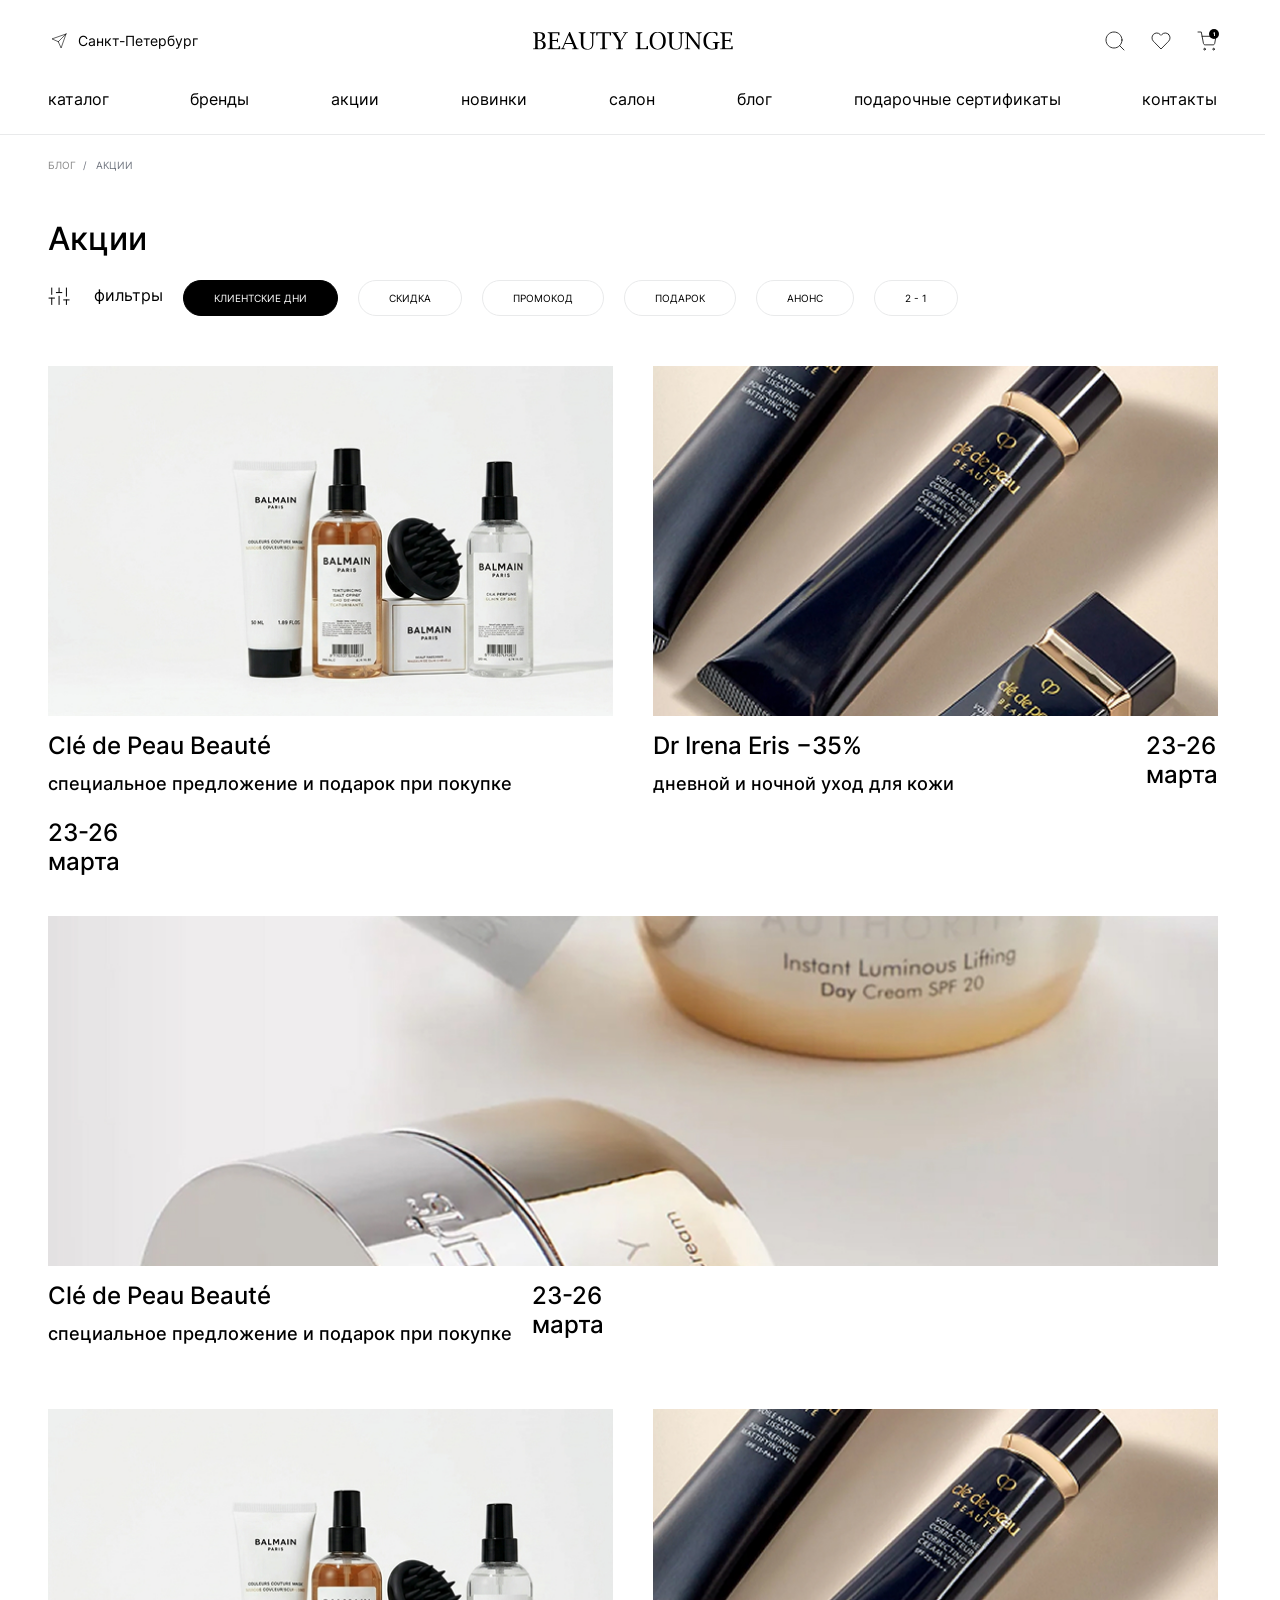
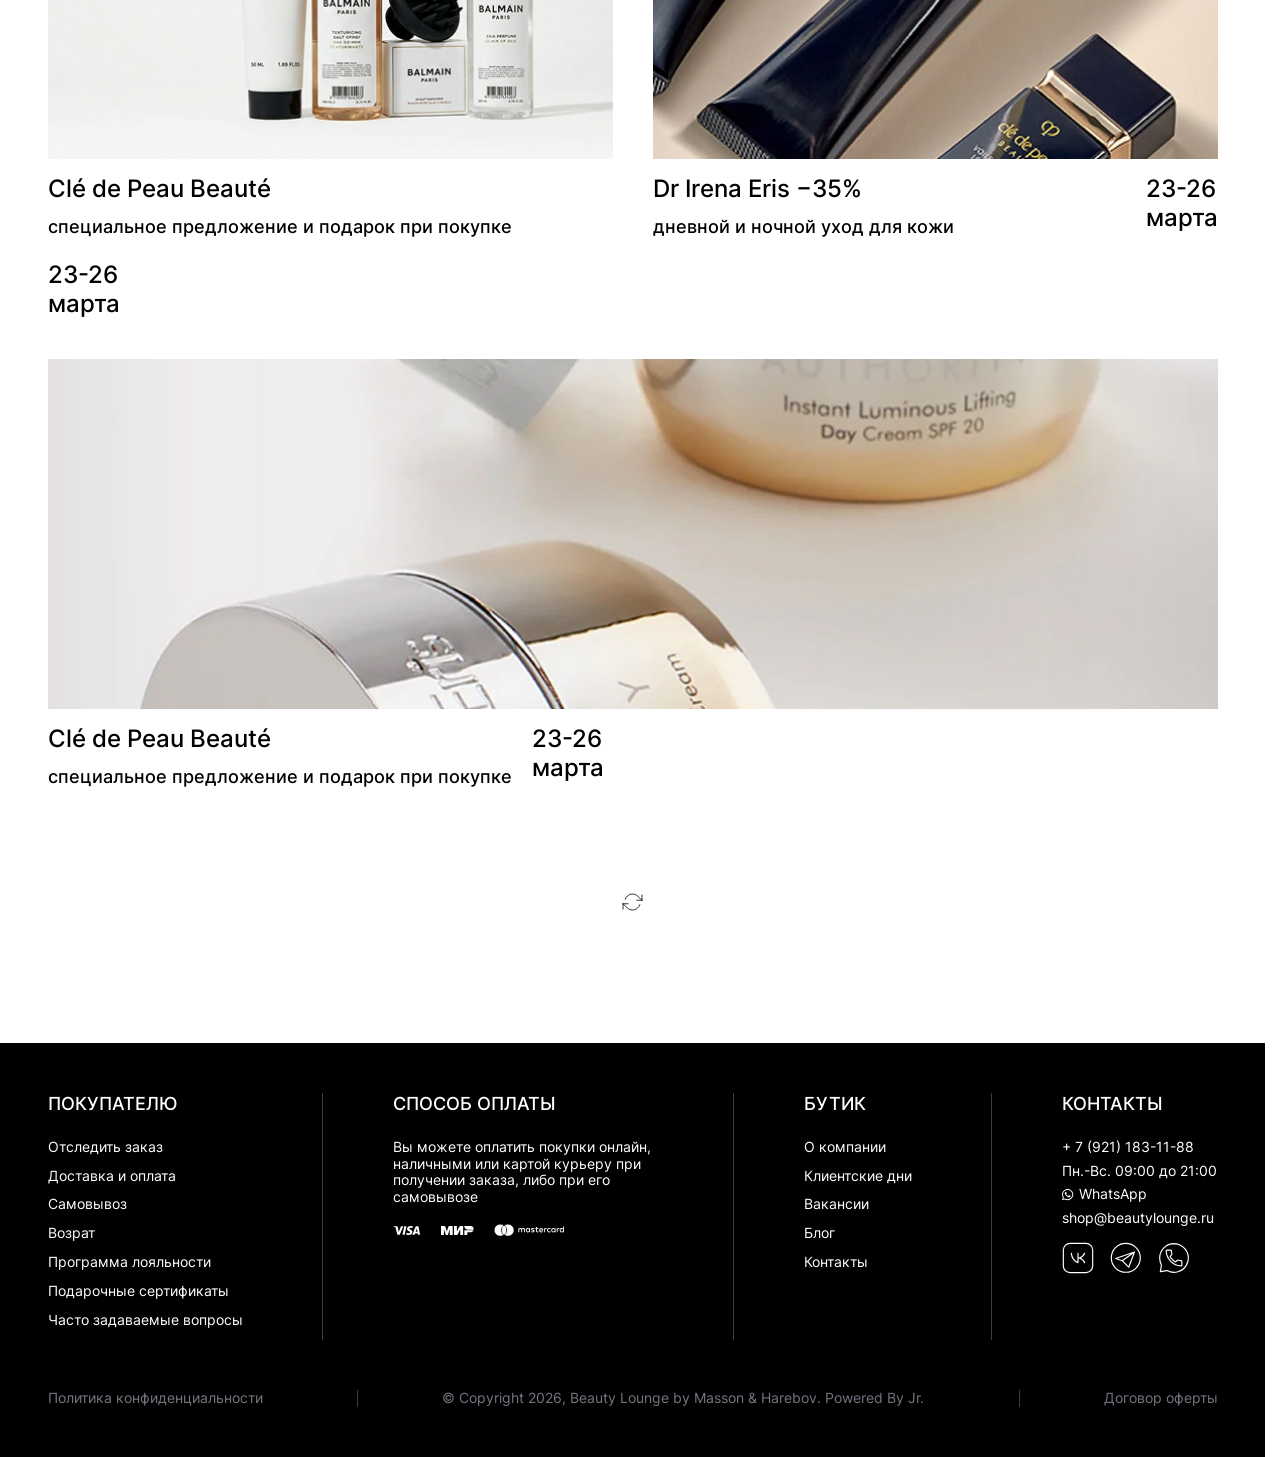
<file: acii.html>
<!DOCTYPE html>

<html lang="ru">

<head>
	<meta charset="utf-8" />
	<title>acii</title>
	<meta name="description" content="" />
	<meta http-equiv="X-UA-Compatible" content="IE=edge" />
	<meta name="viewport" content="width=device-width, initial-scale=1.0, maximum-scale=1.0, user-scalable=no">
    

    <link rel="stylesheet" href="css/fontawesome-all.css" />
    <link rel="stylesheet" href="css/slick.css" />
    <link rel="stylesheet" href="css/slick-theme.css" />
    <link rel="stylesheet" href="css/jquery.fancybox.css" />
    <link rel="stylesheet" href="css/select2.min.css" />
    <link rel="stylesheet" href="css/fonts.css" />
    <link rel="stylesheet" href="css/reset.css" />
    <link rel="stylesheet" href="css/style.css" />
    <link rel="stylesheet" href="css/media.css" />
	
	

</head>
<body>

    
    
    <!-- HEADER
    ================================= -->
    <div class="header">
        <div class="header__top">
            <div class="container">
                <div class="cols">
                    <div class="col col_left">
                        <div class="items">
                            <div class="item hidd1200">
                                <div class="header__place">Cанкт-Петербург</div>
                            </div>
                            <div class="item show1200">
                                <div class="burger"></div>
                            </div>
                            <div class="item show1200">
                                <div class="header-search btn-search-mob"></div>
                            </div>
                        </div>
                    </div>
                    <div class="col col_right">
                        <div class="items">
                            <div class="item hidd1200">
                                <a class="header-search" href=""></a>
                            </div>
                            <div class="item">
                                <a class="header-fav" href=""></a>
                            </div>
                            <div class="item">
                                <a class="header-cart" href=""><span class="num">1</span></a>
                            </div>
                        </div>
                    </div>
                </div>
                <div class="logo">
                    <a href="">
                        <img src="img/header/logo_mob.svg" alt="">
                    </a>
                </div>
            </div>            
        </div>
        <div class="header__bottom hidd1200">
            <div class="container">
                <div class="nav">
                    <ul>
                        <li><a href="">каталог</a>
                            <div class="nav-drop">
                                <div class="container">
                                    <ul>
                                        <li><a href="">новинки <i></i></a>
                                            <ul>
                                                <li><a href="">все товары категории</a></li>
                                                <li><a href="">азия</a></li>
                                                <li><a href="">макияж</a></li>
                                                <li><a href="">уход</a></li>
                                                <li><a href="">волосы</a></li>
                                                <li><a href="">парфюмерия</a></li>
                                                <li><a href="">натуральная косметика</a></li>
                                                <li><a href="">для дома</a></li>
                                                <li><a href="">украшения</a></li>
                                                <li><a href="">бады и витамины</a></li>
                                            </ul>
                                        </li>
                                        <li><a href="">наша коллекция <i></i></a></li>
                                        <li><a href="">новые бернды <i></i></a></li>
                                        <li><a href="">макияж <i></i></a></li>
                                        <li><a href="">для мужчин <i></i></a></li>
                                        <li><a href="">уход <i></i></a></li>
                                        <li><a href="">парфюмерия <i></i></a></li>
                                        <li><a href="">волосы <i></i></a></li>
                                        <li><a href="">азия <i></i></a></li>
                                        <li><a href="">техника <i></i></a></li>
                                        <li><a href="">для дома <i></i></a></li>
                                        <li><a href="">украшения <i></i></a></li>
                                        <li><a href="">одежда и аксессуары <i></i></a></li>
                                        <li><a href="">продукты питания <i></i></a></li>
                                        <li><a href="">здоровье <i></i></a></li>
                                        <li><a href="">маникюр и педикюр <i></i></a></li>
                                        <li><a href="">натуральная косметика <i></i></a></li>
                                        <li><a href="">товары 18+ <i></i></a></li>
                                    </ul>
                                </div>
                            </div>
                        </li>
                        <li><a href="">бренды</a></li>
                        <li><a href="">акции</a></li>
                        <li><a href="">новинки</a></li>
                        <li><a href="">салон</a></li>
                        <li><a href="">блог</a></li>
                        <li><a href="">подарочные сертификаты</a></li>
                        <li><a href="">контакты</a></li>
                    </ul>
                </div>
            </div>
        </div>
        <div class="menu-mob">
            <div class="header__place">Cанкт-Петербург</div>
            <div class="nav-mob">
                <div class="nav-mob__level-1">
                    <ul>
                        <li><a href="" class="open-1" data-openid_1="level-2_1">каталог <i></i></a></li>
                        <li><a href="">бренды <i></i></a></li>
                        <li><a href="">акции <i></i></a></li>
                        <li><a href="">новинки <i></i></a></li>
                        <li><a href="">салон <i></i></a></li>
                        <li><a href="">блог <i></i></a></li>
                        <li><a href="">подарочные сертификаты <i></i></a></li>
                        <li><a href="">контакты <i></i></a></li>
                    </ul>
                </div>
                <div class="nav-mob__level-2" id="level-2_1">
                    <div class="level-back level-back-1"><i></i> каталог</div>
                    <ul>
                        <li><a href="" class="open-2" data-openid_2="level-3_1">новинки <i></i></a></li>
                        <li><a href="">наша коллекция <i></i></a></li>
                        <li><a href="">новые бернды <i></i></a></li>
                        <li><a href="">макияж <i></i></a></li>
                        <li><a href="">для мужчин <i></i></a></li>
                        <li><a href="">уход <i></i></a></li>
                        <li><a href="">парфюмерия <i></i></a></li>
                        <li><a href="">волосы <i></i></a></li>
                        <li><a href="">азия <i></i></a></li>
                        <li><a href="">техника <i></i></a></li>
                        <li><a href="">для дома <i></i></a></li>
                        <li><a href="">украшения <i></i></a></li>
                        <li><a href="">одежда и аксессуары <i></i></a></li>
                        <li><a href="">продукты питания <i></i></a></li>
                        <li><a href="">здоровье <i></i></a></li>
                        <li><a href="">маникюр и педикюр <i></i></a></li>
                        <li><a href="">натуральная косметика <i></i></a></li>
                        <li><a href="">товары 18+ <i></i></a></li>
                    </ul>
                </div>
                <div class="nav-mob__level-3" id="level-3_1">
                    <div class="level-back level-back-2"><i></i> новинки</div>
                    <ul>
                        <li><a href="">все товары категории <i></i></a></li>
                        <li><a href="">азия</a></li>
                        <li><a href="">макияж</a></li>
                        <li><a href="">уход</a></li>
                        <li><a href="">волосы</a></li>
                        <li><a href="">парфюмерия</a></li>
                        <li><a href="">натуральная косметика</a></li>
                        <li><a href="">для дома</a></li>
                        <li><a href="">украшения</a></li>
                        <li><a href="">бады и витамины</a></li>
                    </ul>
                </div>
            </div>
            <div class="bottom">
                <div class="sub">личный кабинет</div>
                <div class="user">
                    <a href=""><i></i> Константин Константинович</a>
                </div>
                <a href="" class="btn btn-border user__btn"><i class="ar-right-black"></i> выйти из аккаунта</a>
            </div>
        </div>
        <div class="search-drop">
            <form>
                <input type="text" name="" placeholder="Поиск по сайту">
                <button class="btn search-drop__btn"></button>
            </form>
        </div>
    </div>

    <!-- CONTENT
    ================================= -->
    <div class="content">
        <div class="content__top hidd1200">
            <div class="container">
                <div class="breadcrumbs">
                    <ul>
                        <li><a href="">блог</a></li>
                        <li>акции</li>
                    </ul>                
                </div>
            </div>
        </div>
        <div class="content__section">
            <div class="container">
                <h1>Акции</h1>
                <div class="accii-top">
                    <div class="accii-top__cols">
                        <div class="accii-top__left">
                            <div class="filter-wrap">
                                <div class="btn btn-filter"><i></i> <span>фильтры</span></div>
                                <div class="filter">
                                    <div class="filter__top">
                                        <div class="filter__title">фильтры</div>
                                        <div class="filter-close"></div>            
                                    </div>
                                    
                                    
                                </div>
                            </div>
                        </div>
                        <div class="accii-top__right">
                            <div class="sort">
                                <div class="sort__item radius active">
                                    <a href="">клиентские дни</a>
                                </div>
                                <div class="sort__item radius">
                                    <a href="">скидка</a>
                                </div>
                                <div class="sort__item radius">
                                    <a href="">промокод</a>
                                </div>
                                <div class="sort__item radius">
                                    <a href="">подарок</a>
                                </div>
                                <div class="sort__item radius">
                                    <a href="">анонс</a>
                                </div>
                                <div class="sort__item radius">
                                    <a href="">2 - 1</a>
                                </div>
                            </div>
                        </div>
                    </div>
                </div>
                <div class="accii">
                    <div class="items">
                        <div class="item w50">
                            <a href="">
                                <div class="in">
                                    <div class="pic">
                                        <img src="img/accii/pic_1.jpg" alt="">
                                    </div>
                                    <div class="flex">
                                        <div class="left">
                                            <div class="title">Clé de Peau Beauté</div>
                                            <p>специальное предложение и подарок при покупке</p>
                                        </div>
                                    </div>
                                    <div class="date">23-26<br> марта</div>                                    
                                </div>
                            </a>
                        </div>
                        <div class="item w50">
                            <a href="">
                                <div class="in">
                                    <div class="pic">
                                        <img src="img/accii/pic_2.jpg" alt="">
                                    </div>
                                    <div class="flex">
                                        <div class="left">                                            
                                            <div class="title">Dr Irena Eris −35%</div>
                                            <p>дневной и ночной уход для кожи</p>
                                        </div>
                                        <div class="date">23-26<br> марта</div>
                                    </div>                                    
                                    
                                </div>
                            </a>
                        </div>
                        <div class="item w100">
                            <a href="">
                                <div class="in">
                                    <div class="pic">
                                        <img src="img/accii/pic_3.jpg" alt="">
                                    </div>
                                    <div class="flex justify-start">                                        
                                        <div class="left">
                                            <div class="title">Clé de Peau Beauté</div>
                                            <p>специальное предложение и подарок при покупке</p>
                                        </div>
                                        <div class="date">23-26<br> марта</div>
                                    </div>                                                                        
                                </div>
                            </a>
                        </div>
                        <div class="item w50">
                            <a href="">
                                <div class="in">
                                    <div class="pic">
                                        <img src="img/accii/pic_1.jpg" alt="">
                                    </div>
                                    <div class="flex">
                                        <div class="left">
                                            <div class="title">Clé de Peau Beauté</div>
                                            <p>специальное предложение и подарок при покупке</p>
                                        </div>
                                    </div>
                                    <div class="date">23-26<br> марта</div>                                    
                                </div>
                            </a>
                        </div>
                        <div class="item w50">
                            <a href="">
                                <div class="in">
                                    <div class="pic">
                                        <img src="img/accii/pic_2.jpg" alt="">
                                    </div>
                                    <div class="flex">
                                        <div class="left">                                            
                                            <div class="title">Dr Irena Eris −35%</div>
                                            <p>дневной и ночной уход для кожи</p>
                                        </div>
                                        <div class="date">23-26<br> марта</div>
                                    </div>                                    
                                    
                                </div>
                            </a>
                        </div>
                        <div class="item w100">
                            <a href="">
                                <div class="in">
                                    <div class="pic">
                                        <img src="img/accii/pic_3.jpg" alt="">
                                    </div>
                                    <div class="flex justify-start">                                        
                                        <div class="left">
                                            <div class="title">Clé de Peau Beauté</div>
                                            <p>специальное предложение и подарок при покупке</p>
                                        </div>
                                        <div class="date">23-26<br> марта</div>
                                    </div>                                                                        
                                </div>
                            </a>
                        </div>
                    </div>
                </div>
                <div class="flex-bot">
                    <button class="btn show-more"></button>
                </div>
            </div>
        </div>
    </div>

    <!-- FOOTER
    ================================= -->
    <div class="footer">
        <div class="show1200">
            <div class="logo">
                <a href="">
                    <img src="img/footer/logo_3.svg" alt="">
                </a>
            </div>
        </div>
        <div class="footer__top">
            <div class="container">
                <div class="cols">
                    <div class="col">
                        <div class="subtitle">ПОКУПАТЕЛЮ</div>
                        <div class="footer__full">
                            <ul class="footer-nav">
                                <li><a href="">Отследить заказ</a></li>
                                <li><a href="">Доставка и оплата</a></li>
                                <li><a href="">Самовывоз</a></li>
                                <li><a href="">Возрат</a></li>
                                <li><a href="">Программа лояльности</a></li>
                                <li><a href="">Подарочные сертификаты</a></li>
                                <li><a href="">Часто задаваемые вопросы</a></li>
                            </ul>
                        </div>
                    </div>
                    <div class="col">
                        <div class="border">
                            <div class="subtitle">СПОСОБ ОПЛАТЫ</div>
                            <div class="footer__full">
                                <p class="max-w">Вы можете оплатить покупки онлайн, наличными или картой курьеру при получении заказа, либо при его самовывозе</p>
                                <div class="pay">
                                    <div class="pay__item">
                                        <img src="img/footer/pay_1.svg" alt="">
                                    </div>
                                    <div class="pay__item">
                                        <img src="img/footer/pay_2.svg" alt="">
                                    </div>
                                    <div class="pay__item">
                                        <img src="img/footer/pay_3.svg" alt="">
                                    </div>
                                </div>
                            </div>
                        </div>
                    </div>
                    <div class="col">
                        <div class="border">
                            <div class="subtitle">БУТИК</div>
                            <div class="footer__full">
                                <ul class="footer-nav">
                                    <li><a href="">О компании</a></li>
                                    <li><a href="">Клиентские дни</a></li>
                                    <li><a href="">Вакансии</a></li>
                                    <li><a href="">Блог</a></li>
                                    <li><a href="">Контакты</a></li>
                                </ul>
                            </div>
                        </div>
                    </div>
                    <div class="col">
                        <div class="border">
                            <div class="subtitle">КОНТАКТЫ</div>
                                <div class="footer__full">
                                <div class="footer__contacts">
                                    <a href="">+ 7 (921) 183-11-88</a>
                                </div>
                                <div class="footer__contacts">Пн.-Вс. 09:00 до 21:00</div>
                                <div class="footer__contacts">
                                    <a href=""><i class="wh-1"></i> WhatsApp</a>
                                </div>
                                <div class="footer__contacts">
                                    <a href="">shop@beautylounge.ru</a>
                                </div>
                            </div>
                            <div class="soc">
                                <div class="soc__item">
                                    <a href="">
                                        <img src="img/footer/vk.svg">
                                    </a>
                                </div>
                                <div class="soc__item">
                                    <a href="">
                                        <img src="img/footer/tg.svg">
                                    </a>
                                </div>
                                <div class="soc__item">
                                    <a href="">
                                        <img src="img/footer/wh.svg">
                                    </a>
                                </div>
                            </div>
                        </div>
                    </div>
                </div>
            </div>
        </div>
        <div class="footer__bottom">
            <div class="container">
                <div class="cols">
                    <div class="col">
                        <p class="m-g">
                            <a href="">Политика конфиденциальности</a>
                        </p>
                    </div>
                    <div class="col">
                        <p>© Copyright 2026, Beauty Lounge by Masson & Harebov. Powered By Jr.</p>
                    </div>
                    <div class="col">
                        <p class="m-g">
                            <a href="">Договор оферты</a>
                        </p>
                    </div>
                </div>
            </div>
        </div>
    </div>
  
 
      
  
    
    
    <script src="libs/jquery-3.7.1.min.js"></script>
    <!--<script src="https://code.jquery.com/jquery-3.7.1.min.js" integrity="sha256-/JqT3SQfawRcv/BIHPThkBvs0OEvtFFmqPF/lYI/Cxo=" crossorigin="anonymous"></script>-->
    <script src="libs/select2.min.js"></script>
    <script src="libs/jquery.fancybox.js"></script>
    <script src="libs/slick.min.js"></script> 
    <script src="libs/jquery.maskedinput.js"></script>
    <script src="js/common.js"></script>
 

   
    
</body>
</html>
</file>
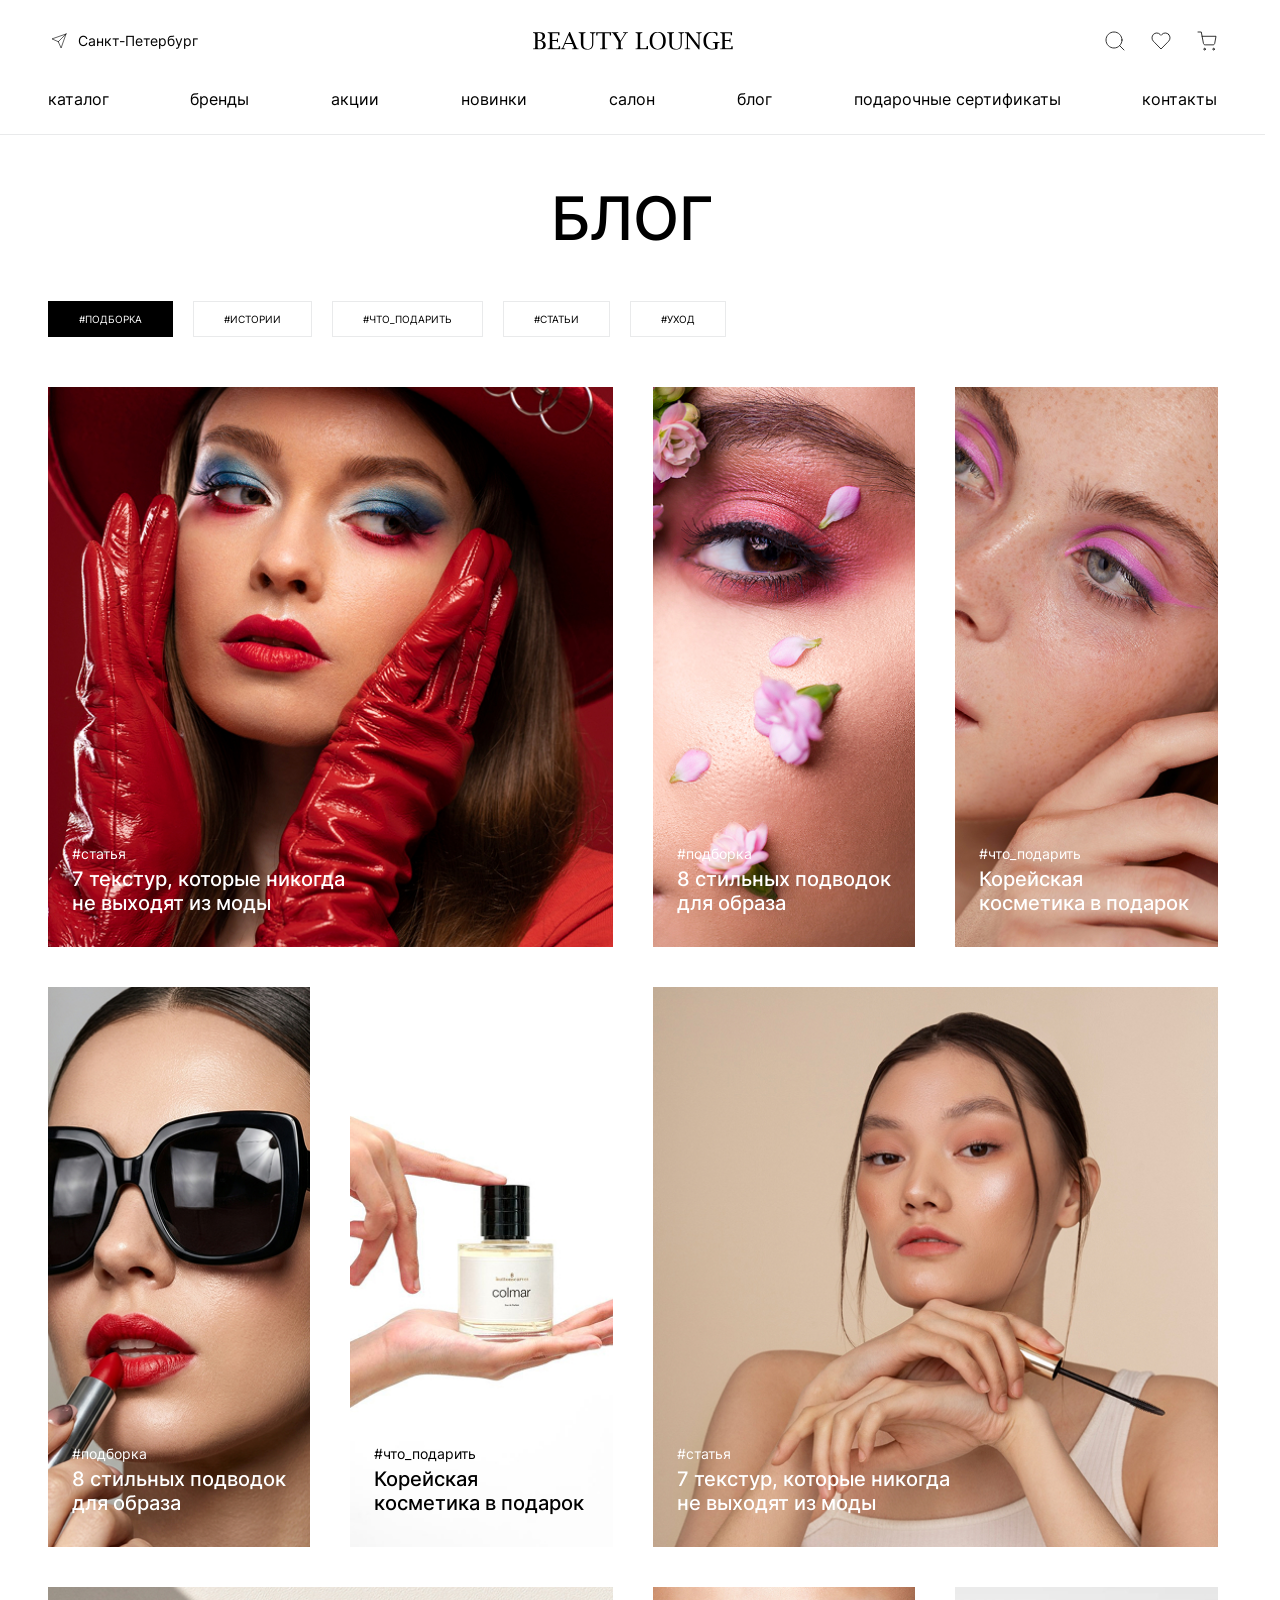
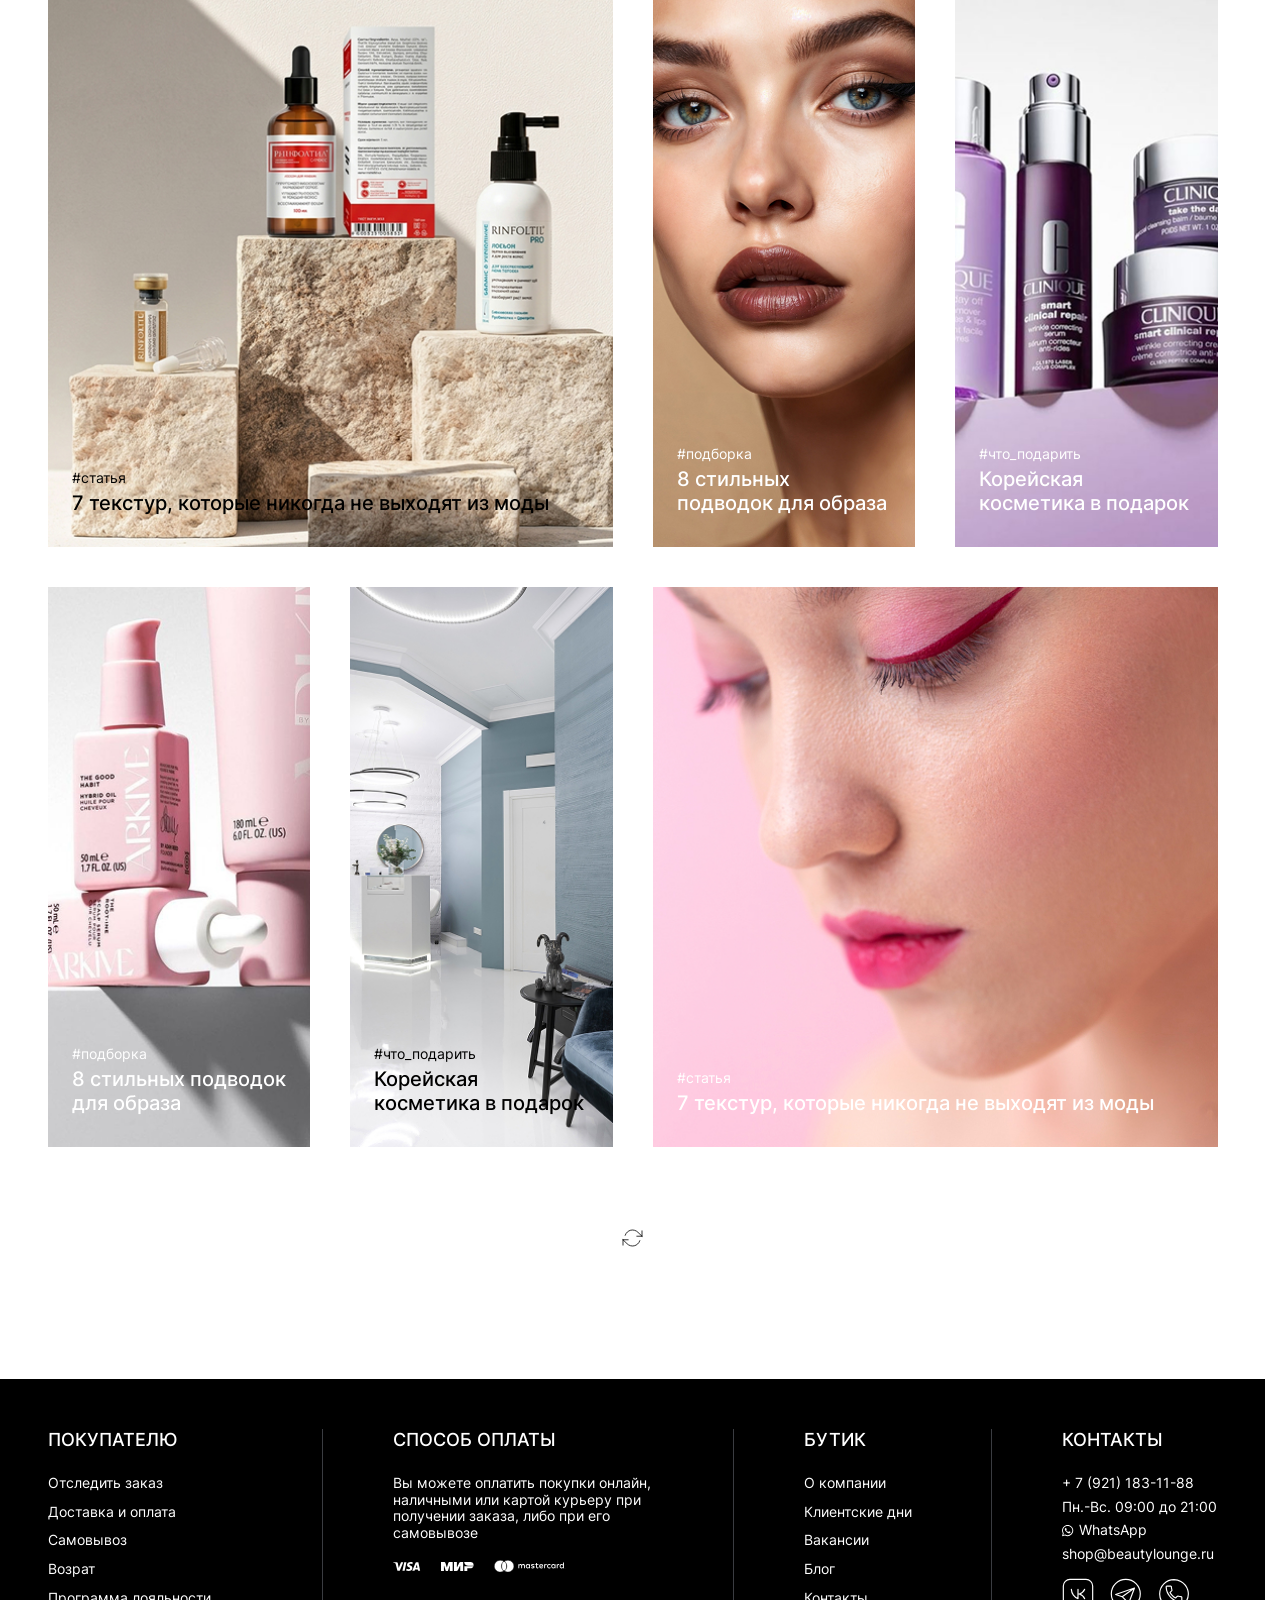
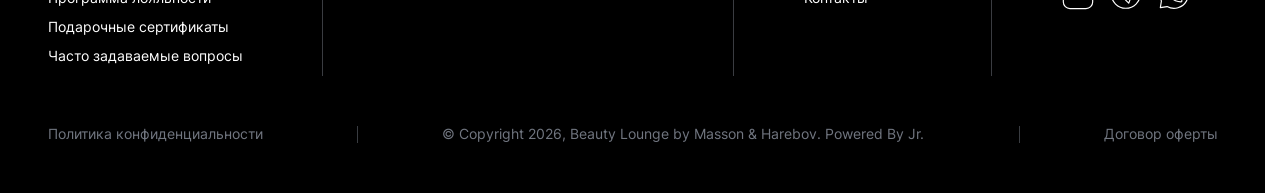
<file: blog.html>
<!DOCTYPE html>

<html lang="ru">

<head>
	<meta charset="utf-8" />
	<title>blog</title>
	<meta name="description" content="" />
	<meta http-equiv="X-UA-Compatible" content="IE=edge" />
	<meta name="viewport" content="width=device-width, initial-scale=1.0, maximum-scale=1.0, user-scalable=no">
    

    <link rel="stylesheet" href="css/fontawesome-all.css" />
    <link rel="stylesheet" href="css/slick.css" />
    <link rel="stylesheet" href="css/slick-theme.css" />
    <link rel="stylesheet" href="css/jquery.fancybox.css" />
    <link rel="stylesheet" href="css/select2.min.css" />
    <link rel="stylesheet" href="css/fonts.css" />
    <link rel="stylesheet" href="css/reset.css" />
    <link rel="stylesheet" href="css/style.css" />
    <link rel="stylesheet" href="css/media.css" />
	
	

</head>
<body>

    
    
    <!-- HEADER
    ================================= -->
    <div class="header">
        <div class="header__top">
            <div class="container">
                <div class="cols">
                    <div class="col col_left">
                        <div class="items">
                            <div class="item hidd1200">
                                <div class="header__place">Cанкт-Петербург</div>
                            </div>
                            <div class="item show1200">
                                <div class="burger"></div>
                            </div>
                            <div class="item show1200">
                                <div class="header-search btn-search-mob"></div>
                            </div>
                        </div>
                    </div>
                    <div class="col col_right">
                        <div class="items">
                            <div class="item hidd1200">
                                <a class="header-search" href=""></a>
                            </div>
                            <div class="item">
                                <a class="header-fav" href=""></a>
                            </div>
                            <div class="item">
                                <a class="header-cart" href=""></a>
                            </div>
                        </div>
                    </div>
                </div>
                <div class="logo">
                    <a href="">
                        <img src="img/header/logo_mob.svg" alt="">
                    </a>
                </div>
            </div>            
        </div>
        <div class="header__bottom hidd1200">
            <div class="container">
                <div class="nav">
                    <ul>
                        <li><a href="">каталог</a>
                            <div class="nav-drop">
                                <div class="container">
                                    <ul>
                                        <li><a href="">новинки <i></i></a>
                                            <ul>
                                                <li><a href="">все товары категории</a></li>
                                                <li><a href="">азия</a></li>
                                                <li><a href="">макияж</a></li>
                                                <li><a href="">уход</a></li>
                                                <li><a href="">волосы</a></li>
                                                <li><a href="">парфюмерия</a></li>
                                                <li><a href="">натуральная косметика</a></li>
                                                <li><a href="">для дома</a></li>
                                                <li><a href="">украшения</a></li>
                                                <li><a href="">бады и витамины</a></li>
                                            </ul>
                                        </li>
                                        <li><a href="">наша коллекция <i></i></a></li>
                                        <li><a href="">новые бернды <i></i></a></li>
                                        <li><a href="">макияж <i></i></a></li>
                                        <li><a href="">для мужчин <i></i></a></li>
                                        <li><a href="">уход <i></i></a></li>
                                        <li><a href="">парфюмерия <i></i></a></li>
                                        <li><a href="">волосы <i></i></a></li>
                                        <li><a href="">азия <i></i></a></li>
                                        <li><a href="">техника <i></i></a></li>
                                        <li><a href="">для дома <i></i></a></li>
                                        <li><a href="">украшения <i></i></a></li>
                                        <li><a href="">одежда и аксессуары <i></i></a></li>
                                        <li><a href="">продукты питания <i></i></a></li>
                                        <li><a href="">здоровье <i></i></a></li>
                                        <li><a href="">маникюр и педикюр <i></i></a></li>
                                        <li><a href="">натуральная косметика <i></i></a></li>
                                        <li><a href="">товары 18+ <i></i></a></li>
                                    </ul>
                                </div>
                            </div>
                        </li>
                        <li><a href="">бренды</a></li>
                        <li><a href="">акции</a></li>
                        <li><a href="">новинки</a></li>
                        <li><a href="">салон</a></li>
                        <li><a href="">блог</a></li>
                        <li><a href="">подарочные сертификаты</a></li>
                        <li><a href="">контакты</a></li>
                    </ul>
                </div>
            </div>
        </div>
        <div class="menu-mob">
            <div class="header__place">Cанкт-Петербург</div>
            <div class="nav-mob">
                <div class="nav-mob__level-1">
                    <ul>
                        <li><a href="" class="open-1" data-openid_1="level-2_1">каталог <i></i></a></li>
                        <li><a href="">бренды <i></i></a></li>
                        <li><a href="">акции <i></i></a></li>
                        <li><a href="">новинки <i></i></a></li>
                        <li><a href="">салон <i></i></a></li>
                        <li><a href="">блог <i></i></a></li>
                        <li><a href="">подарочные сертификаты <i></i></a></li>
                        <li><a href="">контакты <i></i></a></li>
                    </ul>
                </div>
                <div class="nav-mob__level-2" id="level-2_1">
                    <div class="level-back level-back-1"><i></i> каталог</div>
                    <ul>
                        <li><a href="" class="open-2" data-openid_2="level-3_1">новинки <i></i></a></li>
                        <li><a href="">наша коллекция <i></i></a></li>
                        <li><a href="">новые бернды <i></i></a></li>
                        <li><a href="">макияж <i></i></a></li>
                        <li><a href="">для мужчин <i></i></a></li>
                        <li><a href="">уход <i></i></a></li>
                        <li><a href="">парфюмерия <i></i></a></li>
                        <li><a href="">волосы <i></i></a></li>
                        <li><a href="">азия <i></i></a></li>
                        <li><a href="">техника <i></i></a></li>
                        <li><a href="">для дома <i></i></a></li>
                        <li><a href="">украшения <i></i></a></li>
                        <li><a href="">одежда и аксессуары <i></i></a></li>
                        <li><a href="">продукты питания <i></i></a></li>
                        <li><a href="">здоровье <i></i></a></li>
                        <li><a href="">маникюр и педикюр <i></i></a></li>
                        <li><a href="">натуральная косметика <i></i></a></li>
                        <li><a href="">товары 18+ <i></i></a></li>
                    </ul>
                </div>
                <div class="nav-mob__level-3" id="level-3_1">
                    <div class="level-back level-back-2"><i></i> новинки</div>
                    <ul>
                        <li><a href="">все товары категории <i></i></a></li>
                        <li><a href="">азия</a></li>
                        <li><a href="">макияж</a></li>
                        <li><a href="">уход</a></li>
                        <li><a href="">волосы</a></li>
                        <li><a href="">парфюмерия</a></li>
                        <li><a href="">натуральная косметика</a></li>
                        <li><a href="">для дома</a></li>
                        <li><a href="">украшения</a></li>
                        <li><a href="">бады и витамины</a></li>
                    </ul>
                </div>
            </div>
            <div class="bottom">
                <div class="sub">личный кабинет</div>
                <div class="user">
                    <a href=""><i></i> Константин Константинович</a>
                </div>
                <a href="" class="btn btn-border user__btn"><i class="ar-right-black"></i> выйти из аккаунта</a>
            </div>
        </div>
        <div class="search-drop">
            <form>
                <input type="text" name="" placeholder="Поиск по сайту">
                <button class="btn search-drop__btn"></button>
            </form>
        </div>
    </div>

    <!-- CONTENT
    ================================= -->
    <div class="content">
        <div class="content__section">
            <div class="container">
                <h1 class="title-big center">БЛОГ</h1>
                <div class="sort">
                    <div class="sort__item active">
                        <a href="">#подборка</a>
                    </div>
                    <div class="sort__item">
                        <a href="">#истории</a>
                    </div>
                    <div class="sort__item">
                        <a href="">#что_подарить</a>
                    </div>
                    <div class="sort__item">
                        <a href="">#статьи</a>
                    </div>
                    <div class="sort__item">
                        <a href="">#уход</a>
                    </div>
                </div>
                <div class="blog">
                    <div class="items">
                        <div class="item w50">
                            <a href="">
                                <div class="in">
                                    <div class="pic">
                                        <img src="img/blog/pic_1.jpg" alt="">
                                    </div>
                                    <div class="overlay">
                                        <h2 class="title"><span>#статья</span> 7 текстур, которые никогда<br> не выходят из моды</h2>
                                    </div>
                                </div>
                            </a>
                        </div>
                        <div class="item w25">
                            <a href="">
                                <div class="in">
                                    <div class="pic">
                                        <img src="img/blog/pic_2.jpg" alt="">
                                    </div>
                                    <div class="overlay">
                                        <h2 class="title"><span>#подборка</span> 8 стильных подводок<br> для образа</h2>
                                    </div>
                                </div>
                            </a>
                        </div>
                        <div class="item w25">
                            <a href="">
                                <div class="in">
                                    <div class="pic">
                                        <img src="img/blog/pic_3.jpg" alt="">
                                    </div>
                                    <div class="overlay">
                                        <h2 class="title"><span>#что_подарить</span> Корейская косметика в подарок</h2>
                                    </div>
                                </div>
                            </a>
                        </div>
                        <div class="item w25">
                            <a href="">
                                <div class="in">
                                    <div class="pic">
                                        <img src="img/blog/pic_4.jpg" alt="">
                                    </div>
                                    <div class="overlay">
                                        <h2 class="title"><span>#подборка</span> 8 стильных подводок для образа</h2>
                                    </div>
                                </div>
                            </a>
                        </div>
                        <div class="item w25">
                            <a href="">
                                <div class="in">
                                    <div class="pic">
                                        <img src="img/blog/pic_5.jpg" alt="">
                                    </div>
                                    <div class="overlay">
                                        <h2 class="title black"><span>#что_подарить</span> Корейская косметика в подарок</h2>
                                    </div>
                                </div>
                            </a>
                        </div>
                        <div class="item w50">
                            <a href="">
                                <div class="in">
                                    <div class="pic">
                                        <img src="img/blog/pic_6.jpg" alt="">
                                    </div>
                                    <div class="overlay">
                                        <h2 class="title"><span>#статья</span> 7 текстур, которые никогда<br> не выходят из моды</h2>
                                    </div>
                                </div>
                            </a>
                        </div>
                        <div class="item w50">
                            <a href="">
                                <div class="in">
                                    <div class="pic">
                                        <img src="img/blog/pic_7.jpg" alt="">
                                    </div>
                                    <div class="overlay">
                                        <h2 class="title black"><span>#статья</span> 7 текстур, которые никогда не выходят из моды</h2>
                                    </div>
                                </div>
                            </a>
                        </div>
                        <div class="item w25">
                            <a href="">
                                <div class="in">
                                    <div class="pic">
                                        <img src="img/blog/pic_8.jpg" alt="">
                                    </div>
                                    <div class="overlay">
                                        <h2 class="title"><span>#подборка</span> 8 стильных подводок для образа</h2>
                                    </div>
                                </div>
                            </a>
                        </div>
                        <div class="item w25">
                            <a href="">
                                <div class="in">
                                    <div class="pic">
                                        <img src="img/blog/pic_9.jpg" alt="">
                                    </div>
                                    <div class="overlay">
                                        <h2 class="title"><span>#что_подарить</span> Корейская косметика в подарок</h2>
                                    </div>
                                </div>
                            </a>
                        </div>
                        <div class="item w25">
                            <a href="">
                                <div class="in">
                                    <div class="pic">
                                        <img src="img/blog/pic_10.jpg" alt="">
                                    </div>
                                    <div class="overlay">
                                        <h2 class="title"><span>#подборка</span> 8 стильных подводок для образа</h2>
                                    </div>
                                </div>
                            </a>
                        </div>
                        <div class="item w25">
                            <a href="">
                                <div class="in">
                                    <div class="pic">
                                        <img src="img/blog/pic_11.jpg" alt="">
                                    </div>
                                    <div class="overlay">
                                        <h2 class="title black"><span>#что_подарить</span> Корейская косметика в подарок</h2>
                                    </div>
                                </div>
                            </a>
                        </div>
                        <div class="item w50">
                            <a href="">
                                <div class="in">
                                    <div class="pic">
                                        <img src="img/blog/pic_12.jpg" alt="">
                                    </div>
                                    <div class="overlay">
                                        <h2 class="title"><span>#статья</span> 7 текстур, которые никогда не выходят из моды</h2>
                                    </div>
                                </div>
                            </a>
                        </div>
                    </div>
                </div>
                <div class="flex-bot">
                    <button class="btn show-more"></button>
                </div>
            </div>
        </div>
    </div>

    

    <!-- FOOTER
    ================================= -->
    <div class="footer">
        <div class="show1200">
            <div class="logo">
                <a href="">
                    <img src="img/footer/logo_3.svg" alt="">
                </a>
            </div>
        </div>
        <div class="footer__top">
            <div class="container">
                <div class="cols">
                    <div class="col">
                        <div class="subtitle">ПОКУПАТЕЛЮ</div>
                        <div class="footer__full">
                            <ul class="footer-nav">
                                <li><a href="">Отследить заказ</a></li>
                                <li><a href="">Доставка и оплата</a></li>
                                <li><a href="">Самовывоз</a></li>
                                <li><a href="">Возрат</a></li>
                                <li><a href="">Программа лояльности</a></li>
                                <li><a href="">Подарочные сертификаты</a></li>
                                <li><a href="">Часто задаваемые вопросы</a></li>
                            </ul>
                        </div>
                    </div>
                    <div class="col">
                        <div class="border">
                            <div class="subtitle">СПОСОБ ОПЛАТЫ</div>
                            <div class="footer__full">
                                <p class="max-w">Вы можете оплатить покупки онлайн, наличными или картой курьеру при получении заказа, либо при его самовывозе</p>
                                <div class="pay">
                                    <div class="pay__item">
                                        <img src="img/footer/pay_1.svg" alt="">
                                    </div>
                                    <div class="pay__item">
                                        <img src="img/footer/pay_2.svg" alt="">
                                    </div>
                                    <div class="pay__item">
                                        <img src="img/footer/pay_3.svg" alt="">
                                    </div>
                                </div>
                            </div>
                        </div>
                    </div>
                    <div class="col">
                        <div class="border">
                            <div class="subtitle">БУТИК</div>
                            <div class="footer__full">
                                <ul class="footer-nav">
                                    <li><a href="">О компании</a></li>
                                    <li><a href="">Клиентские дни</a></li>
                                    <li><a href="">Вакансии</a></li>
                                    <li><a href="">Блог</a></li>
                                    <li><a href="">Контакты</a></li>
                                </ul>
                            </div>
                        </div>
                    </div>
                    <div class="col">
                        <div class="border">
                            <div class="subtitle">КОНТАКТЫ</div>
                                <div class="footer__full">
                                <div class="footer__contacts">
                                    <a href="">+ 7 (921) 183-11-88</a>
                                </div>
                                <div class="footer__contacts">Пн.-Вс. 09:00 до 21:00</div>
                                <div class="footer__contacts">
                                    <a href=""><i class="wh-1"></i> WhatsApp</a>
                                </div>
                                <div class="footer__contacts">
                                    <a href="">shop@beautylounge.ru</a>
                                </div>
                            </div>
                            <div class="soc">
                                <div class="soc__item">
                                    <a href="">
                                        <img src="img/footer/vk.svg">
                                    </a>
                                </div>
                                <div class="soc__item">
                                    <a href="">
                                        <img src="img/footer/tg.svg">
                                    </a>
                                </div>
                                <div class="soc__item">
                                    <a href="">
                                        <img src="img/footer/wh.svg">
                                    </a>
                                </div>
                            </div>
                        </div>
                    </div>
                </div>
            </div>
        </div>
        <div class="footer__bottom">
            <div class="container">
                <div class="cols">
                    <div class="col">
                        <p class="m-g">
                            <a href="">Политика конфиденциальности</a>
                        </p>
                    </div>
                    <div class="col">
                        <p>© Copyright 2026, Beauty Lounge by Masson & Harebov. Powered By Jr.</p>
                    </div>
                    <div class="col">
                        <p class="m-g">
                            <a href="">Договор оферты</a>
                        </p>
                    </div>
                </div>
            </div>
        </div>
    </div>
  
 
      
  
    
    
    <script src="libs/jquery-3.7.1.min.js"></script>
    <!--<script src="https://code.jquery.com/jquery-3.7.1.min.js" integrity="sha256-/JqT3SQfawRcv/BIHPThkBvs0OEvtFFmqPF/lYI/Cxo=" crossorigin="anonymous"></script>-->
    <script src="libs/select2.min.js"></script>
    <script src="libs/jquery.fancybox.js"></script>
    <script src="libs/slick.min.js"></script> 
    <script src="libs/jquery.maskedinput.js"></script>
    <script src="js/common.js"></script>
 

   
    
</body>
</html>
</file>
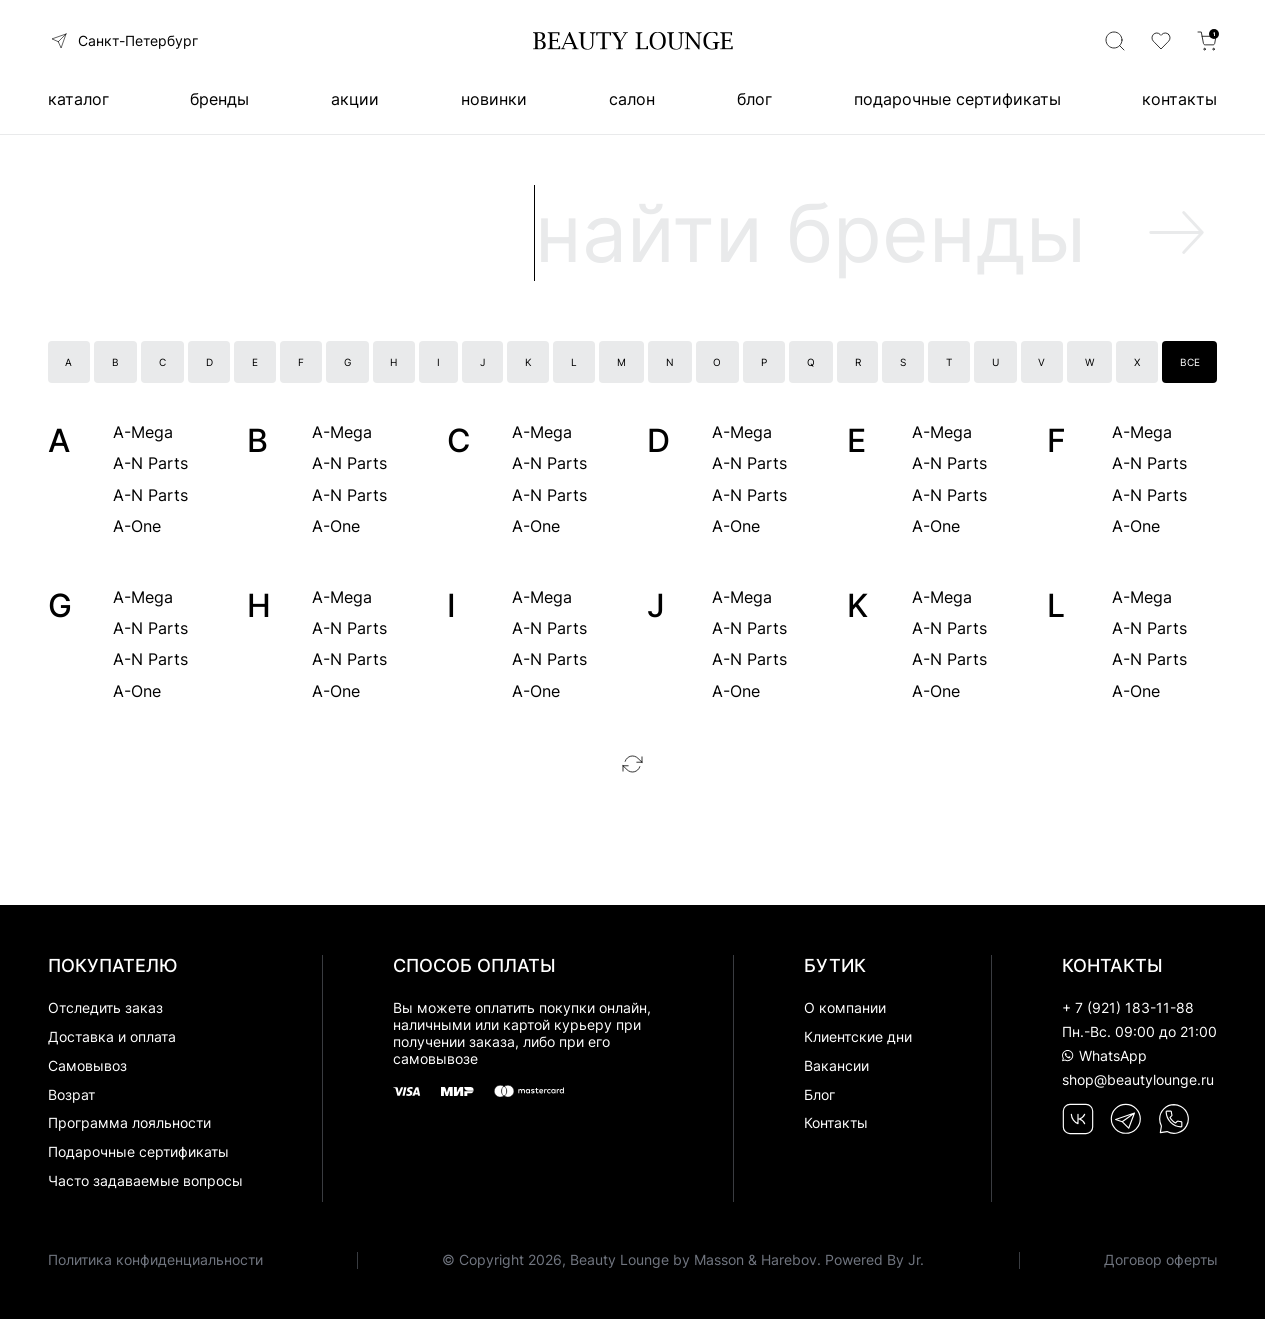
<file: brands.html>
<!DOCTYPE html>

<html lang="ru">

<head>
	<meta charset="utf-8" />
	<title>brands</title>
	<meta name="description" content="" />
	<meta http-equiv="X-UA-Compatible" content="IE=edge" />
	<meta name="viewport" content="width=device-width, initial-scale=1.0, maximum-scale=1.0, user-scalable=no">
    

    <link rel="stylesheet" href="css/fontawesome-all.css" />
    <link rel="stylesheet" href="css/slick.css" />
    <link rel="stylesheet" href="css/slick-theme.css" />
    <link rel="stylesheet" href="css/jquery.fancybox.css" />
    <link rel="stylesheet" href="css/select2.min.css" />
    <link rel="stylesheet" href="css/fonts.css" />
    <link rel="stylesheet" href="css/reset.css" />
    <link rel="stylesheet" href="css/style.css" />
    <link rel="stylesheet" href="css/media.css" />
	
	

</head>
<body>

    
    
    <!-- HEADER
    ================================= -->
    <div class="header">
        <div class="header__top">
            <div class="container">
                <div class="cols">
                    <div class="col col_left">
                        <div class="items">
                            <div class="item hidd1200">
                                <div class="header__place">Cанкт-Петербург</div>
                            </div>
                            <div class="item show1200">
                                <div class="burger"></div>
                            </div>
                            <div class="item show1200">
                                <div class="header-search btn-search-mob"></div>
                            </div>
                        </div>
                    </div>
                    <div class="col col_right">
                        <div class="items">
                            <div class="item hidd1200">
                                <a class="header-search" href=""></a>
                            </div>
                            <div class="item">
                                <a class="header-fav" href=""></a>
                            </div>
                            <div class="item">
                                <a class="header-cart" href=""><span class="num">1</span></a>
                            </div>
                        </div>
                    </div>
                </div>
                <div class="logo">
                    <a href="">
                        <img src="img/header/logo_mob.svg" alt="">
                    </a>
                </div>
            </div>            
        </div>
        <div class="header__bottom hidd1200">
            <div class="container">
                <div class="nav">
                    <ul>
                        <li><a href="">каталог</a>
                            <div class="nav-drop">
                                <div class="container">
                                    <ul>
                                        <li><a href="">новинки <i></i></a>
                                            <ul>
                                                <li><a href="">все товары категории</a></li>
                                                <li><a href="">азия</a></li>
                                                <li><a href="">макияж</a></li>
                                                <li><a href="">уход</a></li>
                                                <li><a href="">волосы</a></li>
                                                <li><a href="">парфюмерия</a></li>
                                                <li><a href="">натуральная косметика</a></li>
                                                <li><a href="">для дома</a></li>
                                                <li><a href="">украшения</a></li>
                                                <li><a href="">бады и витамины</a></li>
                                            </ul>
                                        </li>
                                        <li><a href="">наша коллекция <i></i></a></li>
                                        <li><a href="">новые бернды <i></i></a></li>
                                        <li><a href="">макияж <i></i></a></li>
                                        <li><a href="">для мужчин <i></i></a></li>
                                        <li><a href="">уход <i></i></a></li>
                                        <li><a href="">парфюмерия <i></i></a></li>
                                        <li><a href="">волосы <i></i></a></li>
                                        <li><a href="">азия <i></i></a></li>
                                        <li><a href="">техника <i></i></a></li>
                                        <li><a href="">для дома <i></i></a></li>
                                        <li><a href="">украшения <i></i></a></li>
                                        <li><a href="">одежда и аксессуары <i></i></a></li>
                                        <li><a href="">продукты питания <i></i></a></li>
                                        <li><a href="">здоровье <i></i></a></li>
                                        <li><a href="">маникюр и педикюр <i></i></a></li>
                                        <li><a href="">натуральная косметика <i></i></a></li>
                                        <li><a href="">товары 18+ <i></i></a></li>
                                    </ul>
                                </div>
                            </div>
                        </li>
                        <li><a href="">бренды</a></li>
                        <li><a href="">акции</a></li>
                        <li><a href="">новинки</a></li>
                        <li><a href="">салон</a></li>
                        <li><a href="">блог</a></li>
                        <li><a href="">подарочные сертификаты</a></li>
                        <li><a href="">контакты</a></li>
                    </ul>
                </div>
            </div>
        </div>
        <div class="menu-mob">
            <div class="header__place">Cанкт-Петербург</div>
            <div class="nav-mob">
                <div class="nav-mob__level-1">
                    <ul>
                        <li><a href="" class="open-1" data-openid_1="level-2_1">каталог <i></i></a></li>
                        <li><a href="">бренды <i></i></a></li>
                        <li><a href="">акции <i></i></a></li>
                        <li><a href="">новинки <i></i></a></li>
                        <li><a href="">салон <i></i></a></li>
                        <li><a href="">блог <i></i></a></li>
                        <li><a href="">подарочные сертификаты <i></i></a></li>
                        <li><a href="">контакты <i></i></a></li>
                    </ul>
                </div>
                <div class="nav-mob__level-2" id="level-2_1">
                    <div class="level-back level-back-1"><i></i> каталог</div>
                    <ul>
                        <li><a href="" class="open-2" data-openid_2="level-3_1">новинки <i></i></a></li>
                        <li><a href="">наша коллекция <i></i></a></li>
                        <li><a href="">новые бернды <i></i></a></li>
                        <li><a href="">макияж <i></i></a></li>
                        <li><a href="">для мужчин <i></i></a></li>
                        <li><a href="">уход <i></i></a></li>
                        <li><a href="">парфюмерия <i></i></a></li>
                        <li><a href="">волосы <i></i></a></li>
                        <li><a href="">азия <i></i></a></li>
                        <li><a href="">техника <i></i></a></li>
                        <li><a href="">для дома <i></i></a></li>
                        <li><a href="">украшения <i></i></a></li>
                        <li><a href="">одежда и аксессуары <i></i></a></li>
                        <li><a href="">продукты питания <i></i></a></li>
                        <li><a href="">здоровье <i></i></a></li>
                        <li><a href="">маникюр и педикюр <i></i></a></li>
                        <li><a href="">натуральная косметика <i></i></a></li>
                        <li><a href="">товары 18+ <i></i></a></li>
                    </ul>
                </div>
                <div class="nav-mob__level-3" id="level-3_1">
                    <div class="level-back level-back-2"><i></i> новинки</div>
                    <ul>
                        <li><a href="">все товары категории <i></i></a></li>
                        <li><a href="">азия</a></li>
                        <li><a href="">макияж</a></li>
                        <li><a href="">уход</a></li>
                        <li><a href="">волосы</a></li>
                        <li><a href="">парфюмерия</a></li>
                        <li><a href="">натуральная косметика</a></li>
                        <li><a href="">для дома</a></li>
                        <li><a href="">украшения</a></li>
                        <li><a href="">бады и витамины</a></li>
                    </ul>
                </div>
            </div>
            <div class="bottom">
                <div class="sub">личный кабинет</div>
                <div class="user">
                    <a href=""><i></i> Константин Константинович</a>
                </div>
                <a href="" class="btn btn-border user__btn"><i class="ar-right-black"></i> выйти из аккаунта</a>
            </div>
        </div>
        <div class="search-drop">
            <form>
                <input type="text" name="" placeholder="Поиск по сайту">
                <button class="btn search-drop__btn"></button>
            </form>
        </div>
    </div>

    <!-- CONTENT
    ================================= -->
    <div class="content">
        <div class="content__section">
            <div class="container">
                <div class="brands">
                    <div class="brands__top">
                        <div class="search__input">
                            <form>
                                <input type="text" name="" placeholder="найти бренды">
                                <button class="btn search__btn"></button>
                            </form>
                        </div>
                    </div>
                    <div class="alpha">
                        <div class="items">
                            <div class="item">
                                <a href="">
                                    <div class="in">A</div>
                                </a>
                            </div>
                            <div class="item">
                                <a href="">
                                    <div class="in">B</div>
                                </a>
                            </div>
                            <div class="item">
                                <a href="">
                                    <div class="in">C</div>
                                </a>
                            </div>
                            <div class="item">
                                <a href="">
                                    <div class="in">D</div>
                                </a>
                            </div>
                            <div class="item">
                                <a href="">
                                    <div class="in">E</div>
                                </a>
                            </div>
                            <div class="item">
                                <a href="">
                                    <div class="in">F</div>
                                </a>
                            </div>
                            <div class="item">
                                <a href="">
                                    <div class="in">G</div>
                                </a>
                            </div>
                            <div class="item">
                                <a href="">
                                    <div class="in">H</div>
                                </a>
                            </div>
                            <div class="item">
                                <a href="">
                                    <div class="in">I</div>
                                </a>
                            </div>
                            <div class="item">
                                <a href="">
                                    <div class="in">J</div>
                                </a>
                            </div>
                            <div class="item">
                                <a href="">
                                    <div class="in">K</div>
                                </a>
                            </div>
                            <div class="item">
                                <a href="">
                                    <div class="in">L</div>
                                </a>
                            </div>
                            <div class="item">
                                <a href="">
                                    <div class="in">M</div>
                                </a>
                            </div>
                            <div class="item">
                                <a href="">
                                    <div class="in">N</div>
                                </a>
                            </div>
                            <div class="item">
                                <a href="">
                                    <div class="in">O</div>
                                </a>
                            </div>
                            <div class="item">
                                <a href="">
                                    <div class="in">P</div>
                                </a>
                            </div>
                            <div class="item">
                                <a href="">
                                    <div class="in">Q</div>
                                </a>
                            </div>
                            <div class="item">
                                <a href="">
                                    <div class="in">R</div>
                                </a>
                            </div>
                            <div class="item">
                                <a href="">
                                    <div class="in">S</div>
                                </a>
                            </div>
                            <div class="item">
                                <a href="">
                                    <div class="in">T</div>
                                </a>
                            </div>
                            <div class="item">
                                <a href="">
                                    <div class="in">U</div>
                                </a>
                            </div>
                            <div class="item">
                                <a href="">
                                    <div class="in">V</div>
                                </a>
                            </div>
                            <div class="item">
                                <a href="">
                                    <div class="in">W</div>
                                </a>
                            </div>
                            <div class="item">
                                <a href="">
                                    <div class="in">X</div>
                                </a>
                            </div>
                            <div class="item dark">
                                <a href="">
                                    <div class="in">все</div>
                                </a>
                            </div>
                        </div>
                    </div>
                    <div class="abc">
                        <div class="items">
                            <div class="item">
                                <div class="in">
                                    <div class="left">A</div>
                                    <div class="right">
                                        <ul>
                                            <li><a href="">A-Mega</a></li>
                                            <li><a href="">A-N Parts</a></li>
                                            <li><a href="">A-N Parts</a></li>
                                            <li><a href="">A-One</a></li>
                                        </ul>
                                    </div>
                                </div>
                            </div>
                            <div class="item">
                                <div class="in">
                                    <div class="left">B</div>
                                    <div class="right">
                                        <ul>
                                            <li><a href="">A-Mega</a></li>
                                            <li><a href="">A-N Parts</a></li>
                                            <li><a href="">A-N Parts</a></li>
                                            <li><a href="">A-One</a></li>
                                        </ul>
                                    </div>
                                </div>
                            </div>
                            <div class="item">
                                <div class="in">
                                    <div class="left">C</div>
                                    <div class="right">
                                        <ul>
                                            <li><a href="">A-Mega</a></li>
                                            <li><a href="">A-N Parts</a></li>
                                            <li><a href="">A-N Parts</a></li>
                                            <li><a href="">A-One</a></li>
                                        </ul>
                                    </div>
                                </div>
                            </div>
                            <div class="item">
                                <div class="in">
                                    <div class="left">D</div>
                                    <div class="right">
                                        <ul>
                                            <li><a href="">A-Mega</a></li>
                                            <li><a href="">A-N Parts</a></li>
                                            <li><a href="">A-N Parts</a></li>
                                            <li><a href="">A-One</a></li>
                                        </ul>
                                    </div>
                                </div>
                            </div>
                            <div class="item">
                                <div class="in">
                                    <div class="left">E</div>
                                    <div class="right">
                                        <ul>
                                            <li><a href="">A-Mega</a></li>
                                            <li><a href="">A-N Parts</a></li>
                                            <li><a href="">A-N Parts</a></li>
                                            <li><a href="">A-One</a></li>
                                        </ul>
                                    </div>
                                </div>
                            </div>
                            <div class="item">
                                <div class="in">
                                    <div class="left">F</div>
                                    <div class="right">
                                        <ul>
                                            <li><a href="">A-Mega</a></li>
                                            <li><a href="">A-N Parts</a></li>
                                            <li><a href="">A-N Parts</a></li>
                                            <li><a href="">A-One</a></li>
                                        </ul>
                                    </div>
                                </div>
                            </div>
                            <div class="item">
                                <div class="in">
                                    <div class="left">G</div>
                                    <div class="right">
                                        <ul>
                                            <li><a href="">A-Mega</a></li>
                                            <li><a href="">A-N Parts</a></li>
                                            <li><a href="">A-N Parts</a></li>
                                            <li><a href="">A-One</a></li>
                                        </ul>
                                    </div>
                                </div>
                            </div>
                            <div class="item">
                                <div class="in">
                                    <div class="left">H</div>
                                    <div class="right">
                                        <ul>
                                            <li><a href="">A-Mega</a></li>
                                            <li><a href="">A-N Parts</a></li>
                                            <li><a href="">A-N Parts</a></li>
                                            <li><a href="">A-One</a></li>
                                        </ul>
                                    </div>
                                </div>
                            </div>
                            <div class="item">
                                <div class="in">
                                    <div class="left">I</div>
                                    <div class="right">
                                        <ul>
                                            <li><a href="">A-Mega</a></li>
                                            <li><a href="">A-N Parts</a></li>
                                            <li><a href="">A-N Parts</a></li>
                                            <li><a href="">A-One</a></li>
                                        </ul>
                                    </div>
                                </div>
                            </div>
                            <div class="item">
                                <div class="in">
                                    <div class="left">J</div>
                                    <div class="right">
                                        <ul>
                                            <li><a href="">A-Mega</a></li>
                                            <li><a href="">A-N Parts</a></li>
                                            <li><a href="">A-N Parts</a></li>
                                            <li><a href="">A-One</a></li>
                                        </ul>
                                    </div>
                                </div>
                            </div>
                            <div class="item">
                                <div class="in">
                                    <div class="left">K</div>
                                    <div class="right">
                                        <ul>
                                            <li><a href="">A-Mega</a></li>
                                            <li><a href="">A-N Parts</a></li>
                                            <li><a href="">A-N Parts</a></li>
                                            <li><a href="">A-One</a></li>
                                        </ul>
                                    </div>
                                </div>
                            </div>
                            <div class="item">
                                <div class="in">
                                    <div class="left">L</div>
                                    <div class="right">
                                        <ul>
                                            <li><a href="">A-Mega</a></li>
                                            <li><a href="">A-N Parts</a></li>
                                            <li><a href="">A-N Parts</a></li>
                                            <li><a href="">A-One</a></li>
                                        </ul>
                                    </div>
                                </div>
                            </div>
                        </div>
                    </div>                    
                </div>
                <div class="flex-bot">
                    <button class="btn show-more"></button>
                </div>
            </div>
        </div>
    </div>

    

    <!-- FOOTER
    ================================= -->
    <div class="footer">
        <div class="show1200">
            <div class="logo">
                <a href="">
                    <img src="img/footer/logo_3.svg" alt="">
                </a>
            </div>
        </div>
        <div class="footer__top">
            <div class="container">
                <div class="cols">
                    <div class="col">
                        <div class="subtitle">ПОКУПАТЕЛЮ</div>
                        <div class="footer__full">
                            <ul class="footer-nav">
                                <li><a href="">Отследить заказ</a></li>
                                <li><a href="">Доставка и оплата</a></li>
                                <li><a href="">Самовывоз</a></li>
                                <li><a href="">Возрат</a></li>
                                <li><a href="">Программа лояльности</a></li>
                                <li><a href="">Подарочные сертификаты</a></li>
                                <li><a href="">Часто задаваемые вопросы</a></li>
                            </ul>
                        </div>
                    </div>
                    <div class="col">
                        <div class="border">
                            <div class="subtitle">СПОСОБ ОПЛАТЫ</div>
                            <div class="footer__full">
                                <p class="max-w">Вы можете оплатить покупки онлайн, наличными или картой курьеру при получении заказа, либо при его самовывозе</p>
                                <div class="pay">
                                    <div class="pay__item">
                                        <img src="img/footer/pay_1.svg" alt="">
                                    </div>
                                    <div class="pay__item">
                                        <img src="img/footer/pay_2.svg" alt="">
                                    </div>
                                    <div class="pay__item">
                                        <img src="img/footer/pay_3.svg" alt="">
                                    </div>
                                </div>
                            </div>
                        </div>
                    </div>
                    <div class="col">
                        <div class="border">
                            <div class="subtitle">БУТИК</div>
                            <div class="footer__full">
                                <ul class="footer-nav">
                                    <li><a href="">О компании</a></li>
                                    <li><a href="">Клиентские дни</a></li>
                                    <li><a href="">Вакансии</a></li>
                                    <li><a href="">Блог</a></li>
                                    <li><a href="">Контакты</a></li>
                                </ul>
                            </div>
                        </div>
                    </div>
                    <div class="col">
                        <div class="border">
                            <div class="subtitle">КОНТАКТЫ</div>
                                <div class="footer__full">
                                <div class="footer__contacts">
                                    <a href="">+ 7 (921) 183-11-88</a>
                                </div>
                                <div class="footer__contacts">Пн.-Вс. 09:00 до 21:00</div>
                                <div class="footer__contacts">
                                    <a href=""><i class="wh-1"></i> WhatsApp</a>
                                </div>
                                <div class="footer__contacts">
                                    <a href="">shop@beautylounge.ru</a>
                                </div>
                            </div>
                            <div class="soc">
                                <div class="soc__item">
                                    <a href="">
                                        <img src="img/footer/vk.svg">
                                    </a>
                                </div>
                                <div class="soc__item">
                                    <a href="">
                                        <img src="img/footer/tg.svg">
                                    </a>
                                </div>
                                <div class="soc__item">
                                    <a href="">
                                        <img src="img/footer/wh.svg">
                                    </a>
                                </div>
                            </div>
                        </div>
                    </div>
                </div>
            </div>
        </div>
        <div class="footer__bottom">
            <div class="container">
                <div class="cols">
                    <div class="col">
                        <p class="m-g">
                            <a href="">Политика конфиденциальности</a>
                        </p>
                    </div>
                    <div class="col">
                        <p>© Copyright 2026, Beauty Lounge by Masson & Harebov. Powered By Jr.</p>
                    </div>
                    <div class="col">
                        <p class="m-g">
                            <a href="">Договор оферты</a>
                        </p>
                    </div>
                </div>
            </div>
        </div>
    </div>
  
 
      
  
    
    
    <script src="libs/jquery-3.7.1.min.js"></script>
    <!--<script src="https://code.jquery.com/jquery-3.7.1.min.js" integrity="sha256-/JqT3SQfawRcv/BIHPThkBvs0OEvtFFmqPF/lYI/Cxo=" crossorigin="anonymous"></script>-->
    <script src="libs/select2.min.js"></script>
    <script src="libs/jquery.fancybox.js"></script>
    <script src="libs/slick.min.js"></script> 
    <script src="libs/jquery.maskedinput.js"></script>
    <script src="js/common.js"></script>
 

   
    
</body>
</html>
</file>
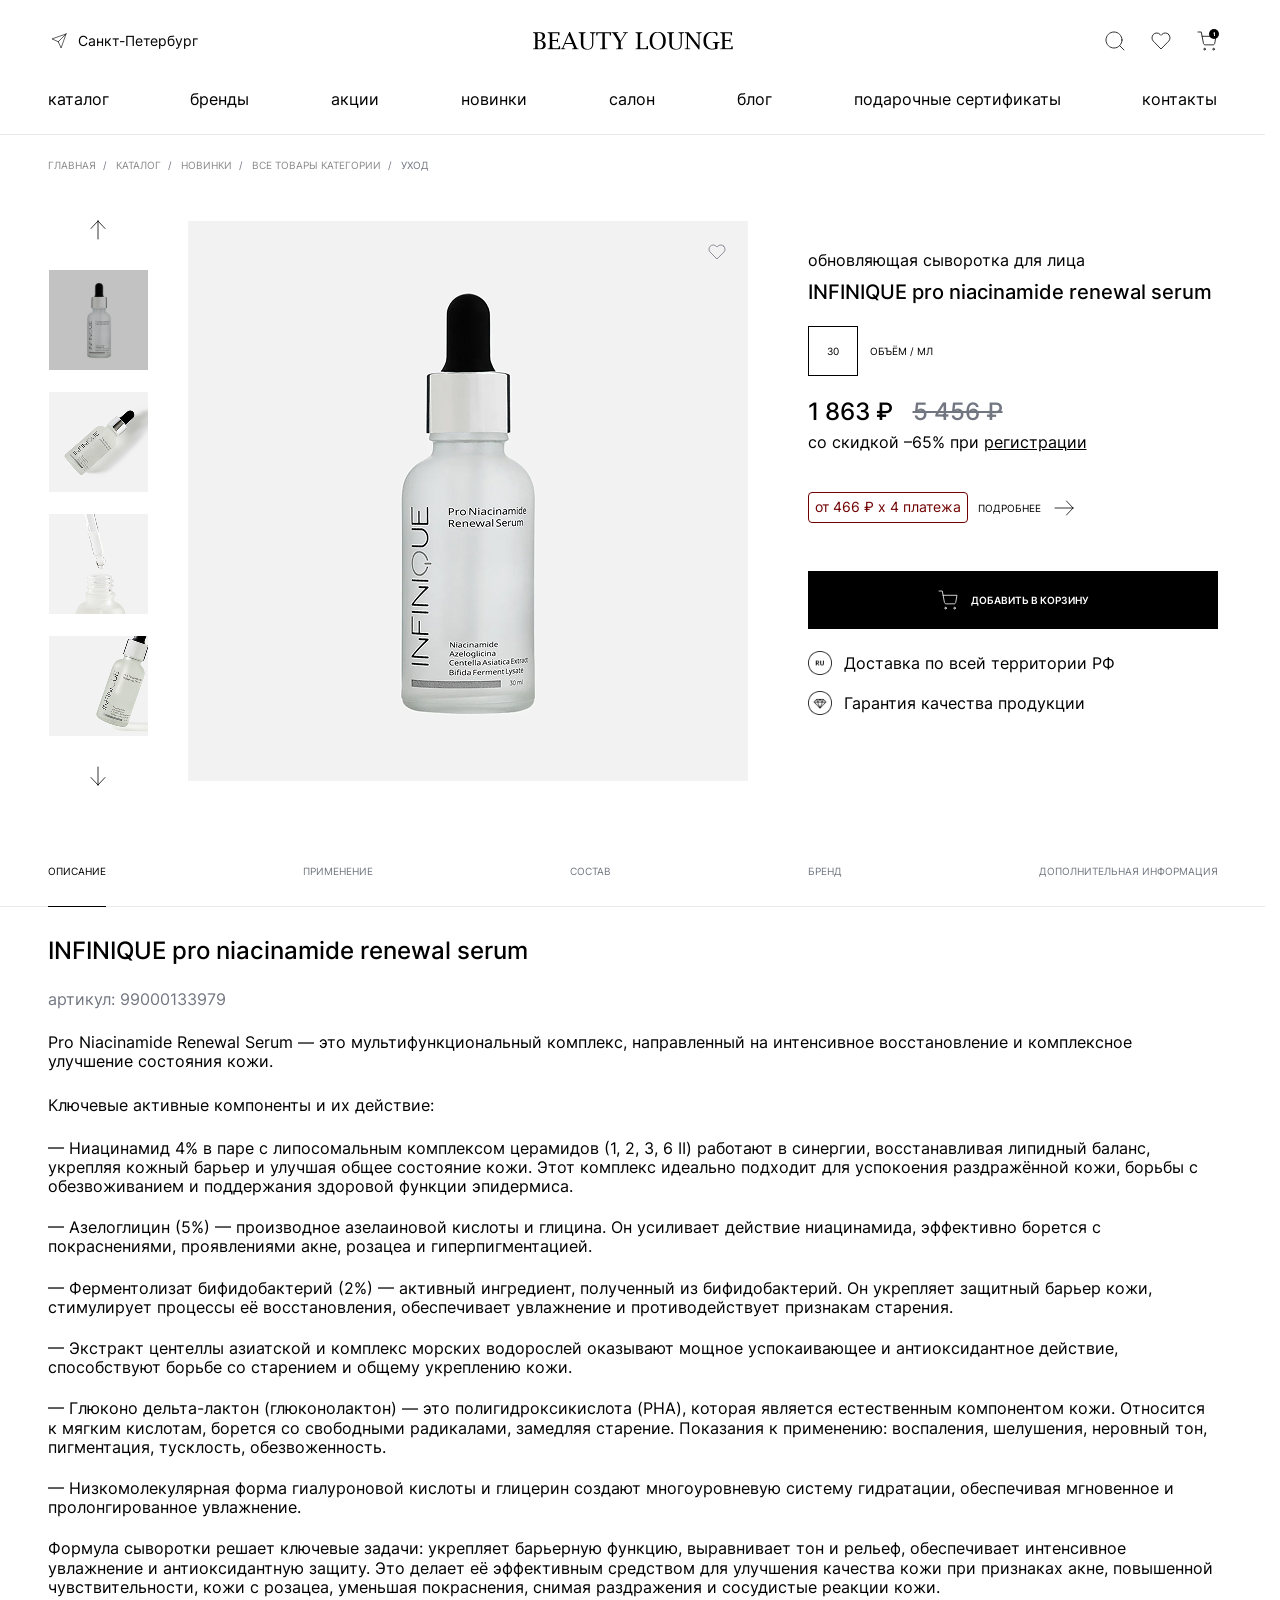
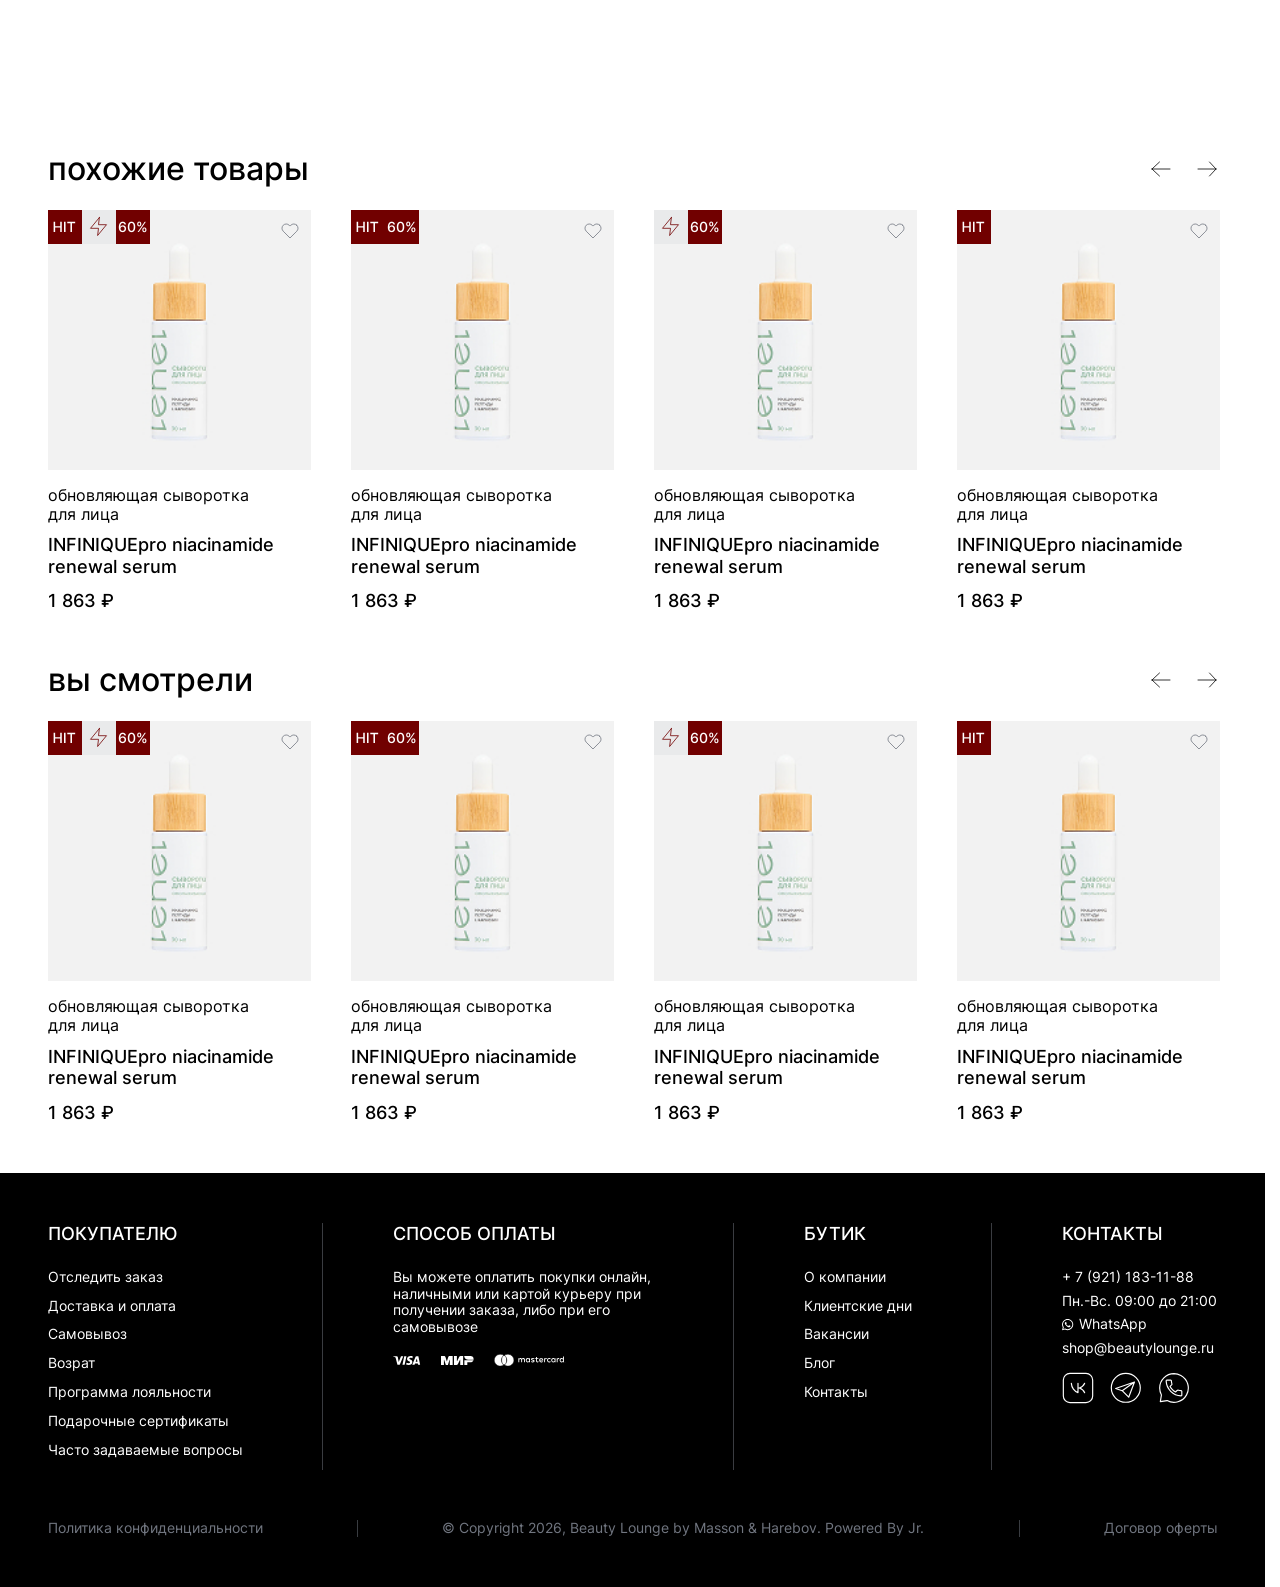
<file: card.html>
<!DOCTYPE html>

<html lang="ru">

<head>
	<meta charset="utf-8" />
	<title>card</title>
	<meta name="description" content="" />
	<meta http-equiv="X-UA-Compatible" content="IE=edge" />
	<meta name="viewport" content="width=device-width, initial-scale=1.0, maximum-scale=1.0, user-scalable=no">
    

    <link rel="stylesheet" href="css/fontawesome-all.css" />
    <link rel="stylesheet" href="css/slick.css" />
    <link rel="stylesheet" href="css/slick-theme.css" />
    <link rel="stylesheet" href="css/jquery.fancybox.css" />
    <link rel="stylesheet" href="css/select2.min.css" />
    <link rel="stylesheet" href="css/fonts.css" />
    <link rel="stylesheet" href="css/reset.css" />
    <link rel="stylesheet" href="css/style.css" />
    <link rel="stylesheet" href="css/media.css" />
	
	

</head>
<body>

    
    
    <!-- HEADER
    ================================= -->
    <div class="header">
        <div class="header__top">
            <div class="container">
                <div class="cols">
                    <div class="col col_left">
                        <div class="items">
                            <div class="item hidd1200">
                                <div class="header__place">Cанкт-Петербург</div>
                            </div>
                            <div class="item show1200">
                                <div class="burger"></div>
                            </div>
                            <div class="item show1200">
                                <div class="header-search btn-search-mob"></div>
                            </div>
                        </div>
                    </div>
                    <div class="col col_right">
                        <div class="items">
                            <div class="item hidd1200">
                                <a class="header-search" href=""></a>
                            </div>
                            <div class="item">
                                <a class="header-fav" href=""></a>
                            </div>
                            <div class="item">
                                <a class="header-cart" href=""><span class="num">1</span></a>
                            </div>
                        </div>
                    </div>
                </div>
                <div class="logo">
                    <a href="">
                        <img src="img/header/logo_mob.svg" alt="">
                    </a>
                </div>
            </div>            
        </div>
        <div class="header__bottom hidd1200">
            <div class="container">
                <div class="nav">
                    <ul>
                        <li><a href="">каталог</a>
                            <div class="nav-drop">
                                <div class="container">
                                    <ul>
                                        <li><a href="">новинки <i></i></a>
                                            <ul>
                                                <li><a href="">все товары категории</a></li>
                                                <li><a href="">азия</a></li>
                                                <li><a href="">макияж</a></li>
                                                <li><a href="">уход</a></li>
                                                <li><a href="">волосы</a></li>
                                                <li><a href="">парфюмерия</a></li>
                                                <li><a href="">натуральная косметика</a></li>
                                                <li><a href="">для дома</a></li>
                                                <li><a href="">украшения</a></li>
                                                <li><a href="">бады и витамины</a></li>
                                            </ul>
                                        </li>
                                        <li><a href="">наша коллекция <i></i></a></li>
                                        <li><a href="">новые бернды <i></i></a></li>
                                        <li><a href="">макияж <i></i></a></li>
                                        <li><a href="">для мужчин <i></i></a></li>
                                        <li><a href="">уход <i></i></a></li>
                                        <li><a href="">парфюмерия <i></i></a></li>
                                        <li><a href="">волосы <i></i></a></li>
                                        <li><a href="">азия <i></i></a></li>
                                        <li><a href="">техника <i></i></a></li>
                                        <li><a href="">для дома <i></i></a></li>
                                        <li><a href="">украшения <i></i></a></li>
                                        <li><a href="">одежда и аксессуары <i></i></a></li>
                                        <li><a href="">продукты питания <i></i></a></li>
                                        <li><a href="">здоровье <i></i></a></li>
                                        <li><a href="">маникюр и педикюр <i></i></a></li>
                                        <li><a href="">натуральная косметика <i></i></a></li>
                                        <li><a href="">товары 18+ <i></i></a></li>
                                    </ul>
                                </div>
                            </div>
                        </li>
                        <li><a href="">бренды</a></li>
                        <li><a href="">акции</a></li>
                        <li><a href="">новинки</a></li>
                        <li><a href="">салон</a></li>
                        <li><a href="">блог</a></li>
                        <li><a href="">подарочные сертификаты</a></li>
                        <li><a href="">контакты</a></li>
                    </ul>
                </div>
            </div>
        </div>
        <div class="menu-mob">
            <div class="header__place">Cанкт-Петербург</div>
            <div class="nav-mob">
                <div class="nav-mob__level-1">
                    <ul>
                        <li><a href="" class="open-1" data-openid_1="level-2_1">каталог <i></i></a></li>
                        <li><a href="">бренды <i></i></a></li>
                        <li><a href="">акции <i></i></a></li>
                        <li><a href="">новинки <i></i></a></li>
                        <li><a href="">салон <i></i></a></li>
                        <li><a href="">блог <i></i></a></li>
                        <li><a href="">подарочные сертификаты <i></i></a></li>
                        <li><a href="">контакты <i></i></a></li>
                    </ul>
                </div>
                <div class="nav-mob__level-2" id="level-2_1">
                    <div class="level-back level-back-1"><i></i> каталог</div>
                    <ul>
                        <li><a href="" class="open-2" data-openid_2="level-3_1">новинки <i></i></a></li>
                        <li><a href="">наша коллекция <i></i></a></li>
                        <li><a href="">новые бернды <i></i></a></li>
                        <li><a href="">макияж <i></i></a></li>
                        <li><a href="">для мужчин <i></i></a></li>
                        <li><a href="">уход <i></i></a></li>
                        <li><a href="">парфюмерия <i></i></a></li>
                        <li><a href="">волосы <i></i></a></li>
                        <li><a href="">азия <i></i></a></li>
                        <li><a href="">техника <i></i></a></li>
                        <li><a href="">для дома <i></i></a></li>
                        <li><a href="">украшения <i></i></a></li>
                        <li><a href="">одежда и аксессуары <i></i></a></li>
                        <li><a href="">продукты питания <i></i></a></li>
                        <li><a href="">здоровье <i></i></a></li>
                        <li><a href="">маникюр и педикюр <i></i></a></li>
                        <li><a href="">натуральная косметика <i></i></a></li>
                        <li><a href="">товары 18+ <i></i></a></li>
                    </ul>
                </div>
                <div class="nav-mob__level-3" id="level-3_1">
                    <div class="level-back level-back-2"><i></i> новинки</div>
                    <ul>
                        <li><a href="">все товары категории <i></i></a></li>
                        <li><a href="">азия</a></li>
                        <li><a href="">макияж</a></li>
                        <li><a href="">уход</a></li>
                        <li><a href="">волосы</a></li>
                        <li><a href="">парфюмерия</a></li>
                        <li><a href="">натуральная косметика</a></li>
                        <li><a href="">для дома</a></li>
                        <li><a href="">украшения</a></li>
                        <li><a href="">бады и витамины</a></li>
                    </ul>
                </div>
            </div>
            <div class="bottom">
                <div class="sub">личный кабинет</div>
                <div class="user">
                    <a href=""><i></i> Константин Константинович</a>
                </div>
                <a href="" class="btn btn-border user__btn"><i class="ar-right-black"></i> выйти из аккаунта</a>
            </div>
        </div>
        <div class="search-drop">
            <form>
                <input type="text" name="" placeholder="Поиск по сайту">
                <button class="btn search-drop__btn"></button>
            </form>
        </div>
    </div>

    <!-- CONTENT
    ================================= -->
    <div class="content">
        <div class="back-mob">
            <a href=""><i></i> антивозрастной уход</a>
        </div>
        <div class="content__top hidd1200">
            <div class="container">
                <div class="breadcrumbs">
                    <ul>
                        <li><a href="">главная</a></li>
                        <li><a href="">каталог</a></li>
                        <li><a href="">новинки</a></li>
                        <li><a href="">все товары категории</a></li>
                        <li>уход</li>
                    </ul>                
                </div>
            </div>
        </div>
        <div class="content__section overflow-hidden">
            <div class="container">
                <div class="card">
                    <div class="card__cols">
                        <div class="card__left">
                            <div class="card__mob">
                                <h1 class="title"><span>обновляющая сыворотка для лица</span> INFINIQUE pro niacinamide renewal serum</h1>
                                <div class="btn btn-fav"></div>
                            </div>
                            <div class="card-slider">
                                <div class="card-slider__left">
                                    <div class="card-slider-2">
                                        <div class="slide">
                                            <div class="item">
                                                <div class="pic">
                                                    <img src="img/card/pic_1.jpg" alt="">
                                                </div>
                                            </div>                                            
                                        </div>
                                        <div class="slide">
                                            <div class="item">
                                                <div class="pic">
                                                    <img src="img/card/pic_2.jpg" alt="">
                                                </div>
                                            </div>                                            
                                        </div>
                                        <div class="slide">
                                            <div class="item">
                                                <div class="pic">
                                                    <img src="img/card/pic_3.jpg" alt="">
                                                </div>
                                            </div>                                            
                                        </div>
                                        <div class="slide">
                                            <div class="item">
                                                <div class="pic">
                                                    <img src="img/card/pic_4.jpg" alt="">
                                                </div>
                                            </div>                                            
                                        </div>
                                        <div class="slide">
                                            <div class="item">
                                                <div class="pic">
                                                    <img src="img/card/pic_1.jpg" alt="">
                                                </div>
                                            </div>                                            
                                        </div>
                                    </div>
                                </div>
                                <div class="card-slider__right">
                                    <div class="btn btn-fav"></div>
                                    <div class="card-slider-1">
                                        <div class="slide">
                                            <div class="item">
                                                <div class="pic">
                                                    <img src="img/card/pic_1.jpg" alt="">
                                                </div>
                                            </div>                                            
                                        </div>
                                        <div class="slide">
                                            <div class="item">
                                                <div class="pic">
                                                    <img src="img/card/pic_2.jpg" alt="">
                                                </div>
                                            </div>                                            
                                        </div>
                                        <div class="slide">
                                            <div class="item">
                                                <div class="pic">
                                                    <img src="img/card/pic_3.jpg" alt="">
                                                </div>
                                            </div>                                            
                                        </div>
                                        <div class="slide">
                                            <div class="item">
                                                <div class="pic">
                                                    <img src="img/card/pic_4.jpg" alt="">
                                                </div>
                                            </div>                                            
                                        </div>
                                        <div class="slide">
                                            <div class="item">
                                                <div class="pic">
                                                    <img src="img/card/pic_1.jpg" alt="">
                                                </div>
                                            </div>                                            
                                        </div>
                                    </div>
                                </div>
                            </div>
                        </div>
                        <div class="card__right">
                            <div class="card__des">
                                <h1 class="title"><span>обновляющая сыворотка для лица</span> INFINIQUE pro niacinamide renewal serum</h1>
                                <div class="card__par">
                                    <div class="item">30</div>
                                    <span>объём / мл</span>
                                </div>
                            </div>
                            <div class="card__price">
                                <div class="t">1 863 ₽ <span class="old-price">5 456 ₽</span></div>
                                <div class="b">со скидкой –65% при <a href="">регистрации</a></div>
                            </div>
                            <div class="card__line">
                                <div class="credit">от 466 ₽ х 4 платежа</div>
                                <div class="go-to btn-share">
                                    <span>подробнее <i></i></span>
                                </div>
                            </div>
                            <div class="card__par mob">
                                <div class="item">30</div>
                                <span>объём / мл</span>
                            </div>
                            <button class="btn btn-black btn-card-add"><i></i> добавить в корзину</button>
                            <div class="gar">
                                <div class="gar__item"><i class="i_1"></i> Доставка по всей территории РФ</div>
                                <div class="gar__item"><i class="i_2"></i> Гарантия качества продукции</div>
                            </div>
                        </div>
                    </div>
                </div><!--card-->
                <div class="tabs">
                    <ul class="tabs__caption">
                        <li class="active">Описание</li>
                        <li>применение</li>
                        <li>состав</li>
                        <li>бренд</li>
                        <li>дополнительная информация</li>
                    </ul>
                    <div class="tabs__content active">
                        <h2>INFINIQUE pro niacinamide renewal serum</h2>
                        <div class="art">артикул: 99000133979</div>
                        <p>Pro Niacinamide Renewal Serum — это мультифункциональный комплекс, направленный на интенсивное восстановление и комплексное улучшение состояния кожи.</p>
                        <p>Ключевые активные компоненты и их действие:</p>
                        <ul class="list">
                            <li>— Ниацинамид 4% в паре с липосомальным комплексом церамидов (1, 2, 3, 6 II) работают в синергии, восстанавливая липидный баланс, укрепляя кожный барьер и улучшая общее состояние кожи. Этот комплекс идеально подходит для успокоения раздражённой кожи, борьбы с обезвоживанием и поддержания здоровой функции эпидермиса.</li>
                            <li>— Азелоглицин (5%) — производное азелаиновой кислоты и глицина. Он усиливает действие ниацинамида, эффективно борется с покраснениями, проявлениями акне, розацеа и гиперпигментацией.</li>
                            <li>— Ферментолизат бифидобактерий (2%) — активный ингредиент, полученный из бифидобактерий. Он укрепляет защитный барьер кожи, стимулирует процессы её восстановления, обеспечивает увлажнение и противодействует признакам старения.</li>
                            <li>— Экстракт центеллы азиатской и комплекс морских водорослей оказывают мощное успокаивающее и антиоксидантное действие, способствуют борьбе со старением и общему укреплению кожи.</li>
                            <li>— Глюконо дельта-лактон (глюконолактон) — это полигидроксикислота (PHA), которая является естественным компонентом кожи. Относится к мягким кислотам, борется со свободными радикалами, замедляя старение. Показания к применению: воспаления, шелушения, неровный тон, пигментация, тусклость, обезвоженность.</li>
                            <li>— Низкомолекулярная форма гиалуроновой кислоты и глицерин создают многоуровневую систему гидратации, обеспечивая мгновенное и пролонгированное увлажнение.</li>

                        </ul>
                        <p>Формула сыворотки решает ключевые задачи: укрепляет барьерную функцию, выравнивает тон и рельеф, обеспечивает интенсивное увлажнение и антиоксидантную защиту. Это делает её эффективным средством для улучшения качества кожи при признаках акне, повышенной чувствительности, кожи с розацеа, уменьшая покраснения, снимая раздражения и сосудистые реакции кожи.</p>
                    </div>
                    <div class="tabs__content">
                        <h2>INFINIQUE pro renewal serum</h2>
                        <p>Pro Niacinamide Renewal Serum — это мультифункциональный комплекс, направленный на интенсивное восстановление и комплексное улучшение состояния кожи.</p>
                        <p>Ключевые активные компоненты и их действие:</p>
                        <ul class="list">
                            <li>— Ниацинамид 4% в паре с липосомальным комплексом церамидов (1, 2, 3, 6 II) работают в синергии, восстанавливая липидный баланс, укрепляя кожный барьер и улучшая общее состояние кожи. Этот комплекс идеально подходит для успокоения раздражённой кожи, борьбы с обезвоживанием и поддержания здоровой функции эпидермиса.</li>
                            <li>— Азелоглицин (5%) — производное азелаиновой кислоты и глицина. Он усиливает действие ниацинамида, эффективно борется с покраснениями, проявлениями акне, розацеа и гиперпигментацией.</li>                            
                        </ul>
                        <p>Формула сыворотки решает ключевые задачи: укрепляет барьерную функцию, выравнивает тон и рельеф, обеспечивает интенсивное увлажнение и антиоксидантную защиту. Это делает её эффективным средством для улучшения качества кожи при признаках акне, повышенной чувствительности, кожи с розацеа, уменьшая покраснения, снимая раздражения и сосудистые реакции кожи.</p>
                    </div>
                    <div class="tabs__content">
                        <p>Pro Niacinamide Renewal Serum — это мультифункциональный комплекс, направленный на интенсивное восстановление и комплексное улучшение состояния кожи.</p>
                        <p>Ключевые активные компоненты и их действие:</p>
                        <ul class="list">
                            <li>— Ниацинамид 4% в паре с липосомальным комплексом церамидов (1, 2, 3, 6 II) работают в синергии, восстанавливая липидный баланс, укрепляя кожный барьер и улучшая общее состояние кожи. Этот комплекс идеально подходит для успокоения раздражённой кожи, борьбы с обезвоживанием и поддержания здоровой функции эпидермиса.</li>
                            
                            <li>— Экстракт центеллы азиатской и комплекс морских водорослей оказывают мощное успокаивающее и антиоксидантное действие, способствуют борьбе со старением и общему укреплению кожи.</li>
                            <li>— Глюконо дельта-лактон (глюконолактон) — это полигидроксикислота (PHA), которая является естественным компонентом кожи. Относится к мягким кислотам, борется со свободными радикалами, замедляя старение. Показания к применению: воспаления, шелушения, неровный тон, пигментация, тусклость, обезвоженность.</li>
                            <li>— Низкомолекулярная форма гиалуроновой кислоты и глицерин создают многоуровневую систему гидратации, обеспечивая мгновенное и пролонгированное увлажнение.</li>

                        </ul>
                        <p>Формула сыворотки решает ключевые задачи: укрепляет барьерную функцию, выравнивает тон и рельеф, обеспечивает интенсивное увлажнение и антиоксидантную защиту. Это делает её эффективным средством для улучшения качества кожи при признаках акне, повышенной чувствительности, кожи с розацеа, уменьшая покраснения, снимая раздражения и сосудистые реакции кожи.</p>
                    </div>
                    <div class="tabs__content">
                        <h2>INFINIQUE pro niacinamide renewal</h2>
                        <div class="art">артикул: 99000133979</div>
                        <p>Pro Niacinamide Renewal Serum — это мультифункциональный комплекс, направленный на интенсивное восстановление и комплексное улучшение состояния кожи.</p>
                        <p>Ключевые активные компоненты и их действие:</p>
                        <ul class="list">
                            <li>— Ниацинамид 4% в паре с липосомальным комплексом церамидов (1, 2, 3, 6 II) работают в синергии, восстанавливая липидный баланс, укрепляя кожный барьер и улучшая общее состояние кожи. Этот комплекс идеально подходит для успокоения раздражённой кожи, борьбы с обезвоживанием и поддержания здоровой функции эпидермиса.</li>
                            <li>— Азелоглицин (5%) — производное азелаиновой кислоты и глицина. Он усиливает действие ниацинамида, эффективно борется с покраснениями, проявлениями акне, розацеа и гиперпигментацией.</li>
                            <li>— Ферментолизат бифидобактерий (2%) — активный ингредиент, полученный из бифидобактерий. Он укрепляет защитный барьер кожи, стимулирует процессы её восстановления, обеспечивает увлажнение и противодействует признакам старения.</li>
                            <li>— Экстракт центеллы азиатской и комплекс морских водорослей оказывают мощное успокаивающее и антиоксидантное действие, способствуют борьбе со старением и общему укреплению кожи.</li>
                            <li>— Глюконо дельта-лактон (глюконолактон) — это полигидроксикислота (PHA), которая является естественным компонентом кожи. Относится к мягким кислотам, борется со свободными радикалами, замедляя старение. Показания к применению: воспаления, шелушения, неровный тон, пигментация, тусклость, обезвоженность.</li>
                            <li>— Низкомолекулярная форма гиалуроновой кислоты и глицерин создают многоуровневую систему гидратации, обеспечивая мгновенное и пролонгированное увлажнение.</li>

                        </ul>
                        
                    </div>
                    <div class="tabs__content">
                        
                    </div>
                </div>
            </div>
        </div>
    </div>

    <!-- PRODUCTS
    ================================= -->
    <div class="section top-0">
        <div class="container">
            <div class="b-head">
                <div class="cols">
                    <div class="col">
                        <h2 class="title-block">похожие товары</h2>
                    </div>
                    <div class="col">
                        <div class="arrow-append" id="arrows-append_1"></div>
                    </div>
                </div>
            </div>            
            <div class="products products-slider">
                <div class="slider-wrap">
                    <div class="products-slider-2">
                        <div class="slide">
                            <div class="item">
                                <div class="in">
                                    <div class="shild">
                                        <div class="shild__item hit"></div>
                                        <div class="shild__item flash"></div>
                                        <div class="shild__item sale">60%</div>
                                    </div>
                                    <div class="btn btn-fav"></div>
                                    <div class="pic">
                                        <img src="img/products/pic_1.jpg" alt="">
                                    </div>
                                    <div class="bottom">
                                        <div class="btn-products-add"></div>
                                        <div class="sub">
                                            <a href="">обновляющая сыворотка<br> для лица</a>
                                        </div>
                                        <div class="title">
                                            <a href="">INFINIQUEpro niacinamide renewal serum</a>
                                        </div>
                                        <div class="price">1 863 ₽</div>
                                    </div>
                                </div>
                            </div>
                        </div>
                        <div class="slide">
                            <div class="item">
                                <div class="in">
                                    <div class="shild">
                                        <div class="shild__item hit"></div>                                        
                                        <div class="shild__item sale">60%</div>
                                    </div>
                                    <div class="btn btn-fav"></div>
                                    <div class="pic">
                                        <img src="img/products/pic_1.jpg" alt="">
                                    </div>
                                    <div class="bottom">
                                        <div class="btn-products-add"></div>
                                        <div class="sub">
                                            <a href="">обновляющая сыворотка<br> для лица</a>
                                        </div>
                                        <div class="title">
                                            <a href="">INFINIQUEpro niacinamide renewal serum</a>
                                        </div>
                                        <div class="price">1 863 ₽</div>
                                    </div>
                                </div>
                            </div>
                        </div>
                        <div class="slide">
                            <div class="item">
                                <div class="in">
                                    <div class="shild">
                                        <div class="shild__item flash"></div>
                                        <div class="shild__item sale">60%</div>
                                    </div>
                                    <div class="btn btn-fav"></div>
                                    <div class="pic">
                                        <img src="img/products/pic_1.jpg" alt="">
                                    </div>
                                    <div class="bottom">
                                        <div class="btn-products-add"></div>
                                        <div class="sub">
                                            <a href="">обновляющая сыворотка<br> для лица</a>
                                        </div>
                                        <div class="title">
                                            <a href="">INFINIQUEpro niacinamide renewal serum</a>
                                        </div>
                                        <div class="price">1 863 ₽</div>
                                    </div>
                                </div>
                            </div>
                        </div>
                        <div class="slide">
                            <div class="item">
                                <div class="in">
                                    <div class="shild">
                                        <div class="shild__item hit"></div>
                                    </div>
                                    <div class="btn btn-fav"></div>
                                    <div class="pic">
                                        <img src="img/products/pic_1.jpg" alt="">
                                    </div>
                                    <div class="bottom">
                                        <div class="btn-products-add"></div>
                                        <div class="sub">
                                            <a href="">обновляющая сыворотка<br> для лица</a>
                                        </div>
                                        <div class="title">
                                            <a href="">INFINIQUEpro niacinamide renewal serum</a>
                                        </div>
                                        <div class="price">1 863 ₽</div>
                                    </div>
                                </div>
                            </div>
                        </div>
                        <div class="slide">
                            <div class="item">
                                <div class="in">
                                    <div class="shild">
                                        <div class="shild__item hit"></div>
                                        <div class="shild__item flash"></div>
                                        <div class="shild__item sale">60%</div>
                                    </div>
                                    <div class="btn btn-fav"></div>
                                    <div class="pic">
                                        <img src="img/products/pic_1.jpg" alt="">
                                    </div>
                                    <div class="bottom">
                                        <div class="btn-products-add"></div>
                                        <div class="sub">
                                            <a href="">обновляющая сыворотка<br> для лица</a>
                                        </div>
                                        <div class="title">
                                            <a href="">INFINIQUEpro niacinamide renewal serum</a>
                                        </div>
                                        <div class="price">1 863 ₽</div>
                                    </div>
                                </div>
                            </div>
                        </div>
                    </div>
                </div>
            </div>
        </div>
    </div>

    <!-- PRODUCTS
    ================================= -->
    <div class="section top-0">
        <div class="container">
            <div class="b-head">
                <div class="cols">
                    <div class="col">
                        <h2 class="title-block">вы смотрели</h2>
                    </div>
                    <div class="col">
                        <div class="arrow-append" id="arrows-append_4"></div>
                    </div>
                </div>
            </div>            
            <div class="products products-slider">
                <div class="slider-wrap">
                    <div class="products-slider-4">
                        <div class="slide">
                            <div class="item">
                                <div class="in">
                                    <div class="shild">
                                        <div class="shild__item hit"></div>
                                        <div class="shild__item flash"></div>
                                        <div class="shild__item sale">60%</div>
                                    </div>
                                    <div class="btn btn-fav"></div>
                                    <div class="pic">
                                        <img src="img/products/pic_1.jpg" alt="">
                                    </div>
                                    <div class="bottom">
                                        <div class="btn-products-add"></div>
                                        <div class="sub">
                                            <a href="">обновляющая сыворотка<br> для лица</a>
                                        </div>
                                        <div class="title">
                                            <a href="">INFINIQUEpro niacinamide renewal serum</a>
                                        </div>
                                        <div class="price">1 863 ₽</div>
                                    </div>
                                </div>
                            </div>
                        </div>
                        <div class="slide">
                            <div class="item">
                                <div class="in">
                                    <div class="shild">
                                        <div class="shild__item hit"></div>                                        
                                        <div class="shild__item sale">60%</div>
                                    </div>
                                    <div class="btn btn-fav"></div>
                                    <div class="pic">
                                        <img src="img/products/pic_1.jpg" alt="">
                                    </div>
                                    <div class="bottom">
                                        <div class="btn-products-add"></div>
                                        <div class="sub">
                                            <a href="">обновляющая сыворотка<br> для лица</a>
                                        </div>
                                        <div class="title">
                                            <a href="">INFINIQUEpro niacinamide renewal serum</a>
                                        </div>
                                        <div class="price">1 863 ₽</div>
                                    </div>
                                </div>
                            </div>
                        </div>
                        <div class="slide">
                            <div class="item">
                                <div class="in">
                                    <div class="shild">
                                        <div class="shild__item flash"></div>
                                        <div class="shild__item sale">60%</div>
                                    </div>
                                    <div class="btn btn-fav"></div>
                                    <div class="pic">
                                        <img src="img/products/pic_1.jpg" alt="">
                                    </div>
                                    <div class="bottom">
                                        <div class="btn-products-add"></div>
                                        <div class="sub">
                                            <a href="">обновляющая сыворотка<br> для лица</a>
                                        </div>
                                        <div class="title">
                                            <a href="">INFINIQUEpro niacinamide renewal serum</a>
                                        </div>
                                        <div class="price">1 863 ₽</div>
                                    </div>
                                </div>
                            </div>
                        </div>
                        <div class="slide">
                            <div class="item">
                                <div class="in">
                                    <div class="shild">
                                        <div class="shild__item hit"></div>
                                    </div>
                                    <div class="btn btn-fav"></div>
                                    <div class="pic">
                                        <img src="img/products/pic_1.jpg" alt="">
                                    </div>
                                    <div class="bottom">
                                        <div class="btn-products-add"></div>
                                        <div class="sub">
                                            <a href="">обновляющая сыворотка<br> для лица</a>
                                        </div>
                                        <div class="title">
                                            <a href="">INFINIQUEpro niacinamide renewal serum</a>
                                        </div>
                                        <div class="price">1 863 ₽</div>
                                    </div>
                                </div>
                            </div>
                        </div>
                        <div class="slide">
                            <div class="item">
                                <div class="in">
                                    <div class="shild">
                                        <div class="shild__item hit"></div>
                                        <div class="shild__item flash"></div>
                                        <div class="shild__item sale">60%</div>
                                    </div>
                                    <div class="btn btn-fav"></div>
                                    <div class="pic">
                                        <img src="img/products/pic_1.jpg" alt="">
                                    </div>
                                    <div class="bottom">
                                        <div class="btn-products-add"></div>
                                        <div class="sub">
                                            <a href="">обновляющая сыворотка<br> для лица</a>
                                        </div>
                                        <div class="title">
                                            <a href="">INFINIQUEpro niacinamide renewal serum</a>
                                        </div>
                                        <div class="price">1 863 ₽</div>
                                    </div>
                                </div>
                            </div>
                        </div>
                    </div>
                </div>
            </div>
        </div>
    </div>

    <!-- FOOTER
    ================================= -->
    <div class="footer">
        <div class="show1200">
            <div class="logo">
                <a href="">
                    <img src="img/footer/logo_3.svg" alt="">
                </a>
            </div>
        </div>
        <div class="footer__top">
            <div class="container">
                <div class="cols">
                    <div class="col">
                        <div class="subtitle">ПОКУПАТЕЛЮ</div>
                        <div class="footer__full">
                            <ul class="footer-nav">
                                <li><a href="">Отследить заказ</a></li>
                                <li><a href="">Доставка и оплата</a></li>
                                <li><a href="">Самовывоз</a></li>
                                <li><a href="">Возрат</a></li>
                                <li><a href="">Программа лояльности</a></li>
                                <li><a href="">Подарочные сертификаты</a></li>
                                <li><a href="">Часто задаваемые вопросы</a></li>
                            </ul>
                        </div>
                    </div>
                    <div class="col">
                        <div class="border">
                            <div class="subtitle">СПОСОБ ОПЛАТЫ</div>
                            <div class="footer__full">
                                <p class="max-w">Вы можете оплатить покупки онлайн, наличными или картой курьеру при получении заказа, либо при его самовывозе</p>
                                <div class="pay">
                                    <div class="pay__item">
                                        <img src="img/footer/pay_1.svg" alt="">
                                    </div>
                                    <div class="pay__item">
                                        <img src="img/footer/pay_2.svg" alt="">
                                    </div>
                                    <div class="pay__item">
                                        <img src="img/footer/pay_3.svg" alt="">
                                    </div>
                                </div>
                            </div>
                        </div>
                    </div>
                    <div class="col">
                        <div class="border">
                            <div class="subtitle">БУТИК</div>
                            <div class="footer__full">
                                <ul class="footer-nav">
                                    <li><a href="">О компании</a></li>
                                    <li><a href="">Клиентские дни</a></li>
                                    <li><a href="">Вакансии</a></li>
                                    <li><a href="">Блог</a></li>
                                    <li><a href="">Контакты</a></li>
                                </ul>
                            </div>
                        </div>
                    </div>
                    <div class="col">
                        <div class="border">
                            <div class="subtitle">КОНТАКТЫ</div>
                                <div class="footer__full">
                                <div class="footer__contacts">
                                    <a href="">+ 7 (921) 183-11-88</a>
                                </div>
                                <div class="footer__contacts">Пн.-Вс. 09:00 до 21:00</div>
                                <div class="footer__contacts">
                                    <a href=""><i class="wh-1"></i> WhatsApp</a>
                                </div>
                                <div class="footer__contacts">
                                    <a href="">shop@beautylounge.ru</a>
                                </div>
                            </div>
                            <div class="soc">
                                <div class="soc__item">
                                    <a href="">
                                        <img src="img/footer/vk.svg">
                                    </a>
                                </div>
                                <div class="soc__item">
                                    <a href="">
                                        <img src="img/footer/tg.svg">
                                    </a>
                                </div>
                                <div class="soc__item">
                                    <a href="">
                                        <img src="img/footer/wh.svg">
                                    </a>
                                </div>
                            </div>
                        </div>
                    </div>
                </div>
            </div>
        </div>
        <div class="footer__bottom">
            <div class="container">
                <div class="cols">
                    <div class="col">
                        <p class="m-g">
                            <a href="">Политика конфиденциальности</a>
                        </p>
                    </div>
                    <div class="col">
                        <p>© Copyright 2026, Beauty Lounge by Masson & Harebov. Powered By Jr.</p>
                    </div>
                    <div class="col">
                        <p class="m-g">
                            <a href="">Договор оферты</a>
                        </p>
                    </div>
                </div>
            </div>
        </div>
    </div>
  
 
     <div class="add">
        <div class="in">
            <div class="pic">
                <img src="img/products/pic_1.jpg" alt="">
            </div>
            <div class="right">
                <div class="comp"><i></i> добавлен в корзину</div>
                <div class="title">INFINIQUE pro</div>
                <p>30 мл</p>
            </div>
        </div>
    </div> 

    <div class="share">
        <div class="overlay"></div>
        <div class="in">
            <div class="share__top">
                <div class="pic">
                    <img src="img/share/pic_1.jpg" alt="">
                </div>
                <div class="front">
                    <div class="title">Разделите покупку<br> на части</div>
                </div>
            </div>
            <div class="share__body">
                <div class="sub">Получайте заказы сразу, а платите за них постепенно.</div>
                <div class="share-step">                    
                    <div class="share-step__item">
                        <div class="num num_1">1</div>
                        <div class="right">
                            <div class="share-step__title"><span>466 ₽</span> сегодня</div>
                        </div>
                    </div>
                    <div class="share-step__item">
                        <div class="num num_2">2</div>
                        <div class="right">
                            <div class="share-step__title"><span>466 ₽</span> через 2 недели</div>
                        </div>
                    </div>
                    <div class="share-step__item">
                        <div class="num num_3">3</div>
                        <div class="right">
                            <div class="share-step__title"><span>466 ₽</span> через 4 недели</div>
                        </div>
                    </div>
                    <div class="share-step__item">
                        <div class="num num_4">4</div>
                        <div class="right">
                            <div class="share-step__title"><span>466 ₽</span> через 6 недели</div>
                        </div>
                    </div>
                </div>
                <div class="share__title">Всё предельно просто: покупка сразу за вами</div>
                <div class="sub">Выберите любые товары, которые вам нравятся. Как только вы оформите заказ и внесёте первые 25% стоимости, мы начнём его комплектовать.</div>
                <div class="sub-arrow">4 небольших платежа</div>
                <p>При оформлении укажите любой сервис из предложенных — он позволит платить частями. Каждые две недели сервис будет автоматически списывать по четверти от суммы покупки. Точный график появится в приложении этого сервиса.</p>
                <div class="sub-arrow">Никакой переплаты и скрытых условий</div>
                <p>Это не кредит и не рассрочка: вы отдадите ровно столько, сколько увидели в корзине при оформлении.<br> Исключение: при оплате через «Долями» может взиматься сервисный сбор — его размер покажут на сайте партнёра перед подтверждением заказа.</p>
                <div class="sub-arrow">Без анкет и ожидания</div>
                <p>Нужно лишь ввести ФИО, дату рождения, номер телефона и реквизиты карты. Для оплаты «Сплитом» достаточно перейти в Яндекс Пэй и выбрать привязанную карту.<br> Если отмените заказ, деньги вернутся на карту.</p>
                <div class="share__bottom">
                    <div class="share__title">Как оформить заказ</div>
                    <p>1. Добавьте товары в корзину.</p>
                    <p>2. Выберите способ оплаты:</p>
                    <div class="share-variant">
                        <div class="share-variant__item">
                            <img src="img/share/icon_1.svg" alt="">
                            <p>Долями — от 1000 до 70 000 ₽</p>
                        </div>
                        <div class="share-variant__item">
                            <img src="img/share/icon_2.svg" alt="">
                            <p>Подели — от 1000 до 40 000 ₽</p>
                        </div>
                        <div class="share-variant__item">
                            <img src="img/share/icon_3.svg" alt="">
                            <p>Сплит — до 295 000 ₽.</p>
                        </div>
                    </div>
                    <p>3. Нажмите «Оплатить заказ».</p>
                    <p>4. Мы спишем первый платёж и отправим вам заказ. Оставшаяся сумма — строго по графику.</p>
                </div>
                <p class="gold">Действуют правила сервисов Долями, Подели и Сплит.</p>
            </div>
        </div>
    </div>
  
    
    
    <script src="libs/jquery-3.7.1.min.js"></script>
    <!--<script src="https://code.jquery.com/jquery-3.7.1.min.js" integrity="sha256-/JqT3SQfawRcv/BIHPThkBvs0OEvtFFmqPF/lYI/Cxo=" crossorigin="anonymous"></script>-->
    <script src="libs/select2.min.js"></script>
    <script src="libs/jquery.fancybox.js"></script>
    <script src="libs/slick.min.js"></script> 
    <script src="libs/jquery.maskedinput.js"></script>
    <script src="js/common.js"></script>
 

   
    
</body>
</html>
</file>
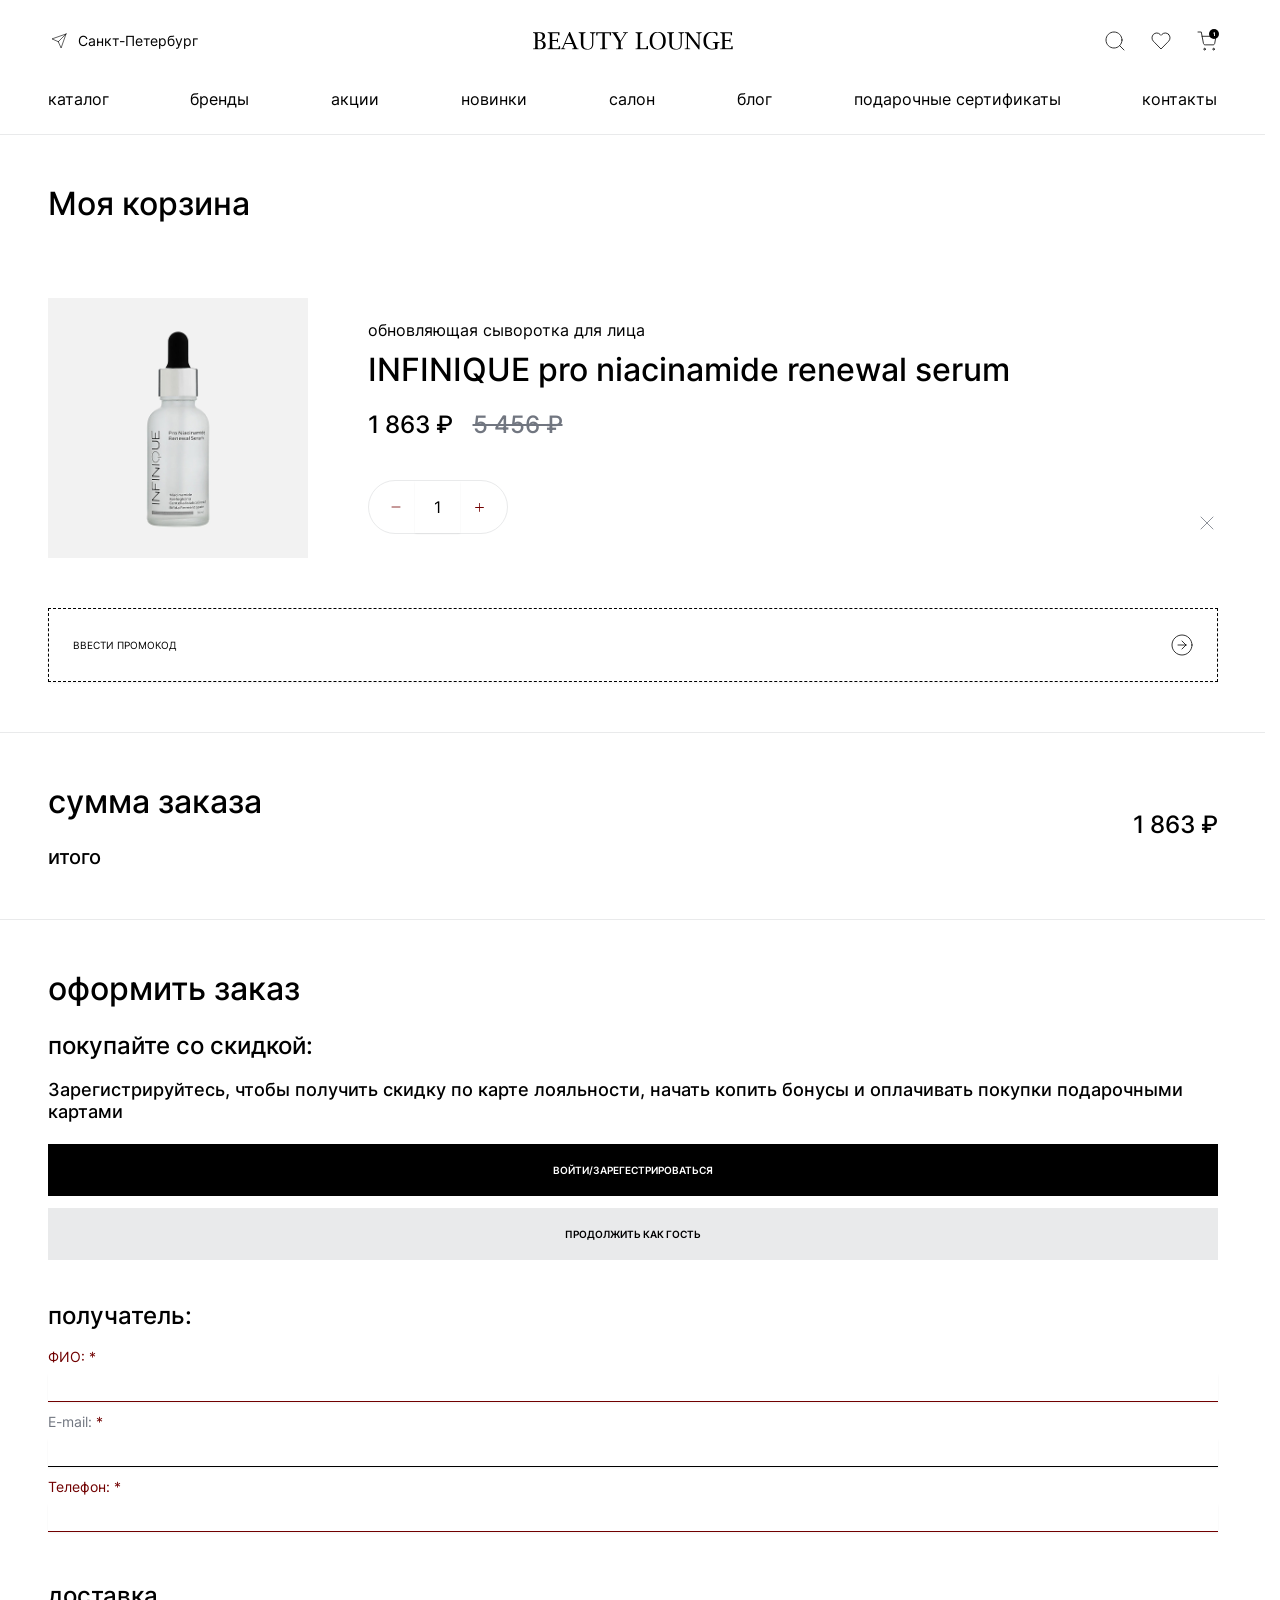
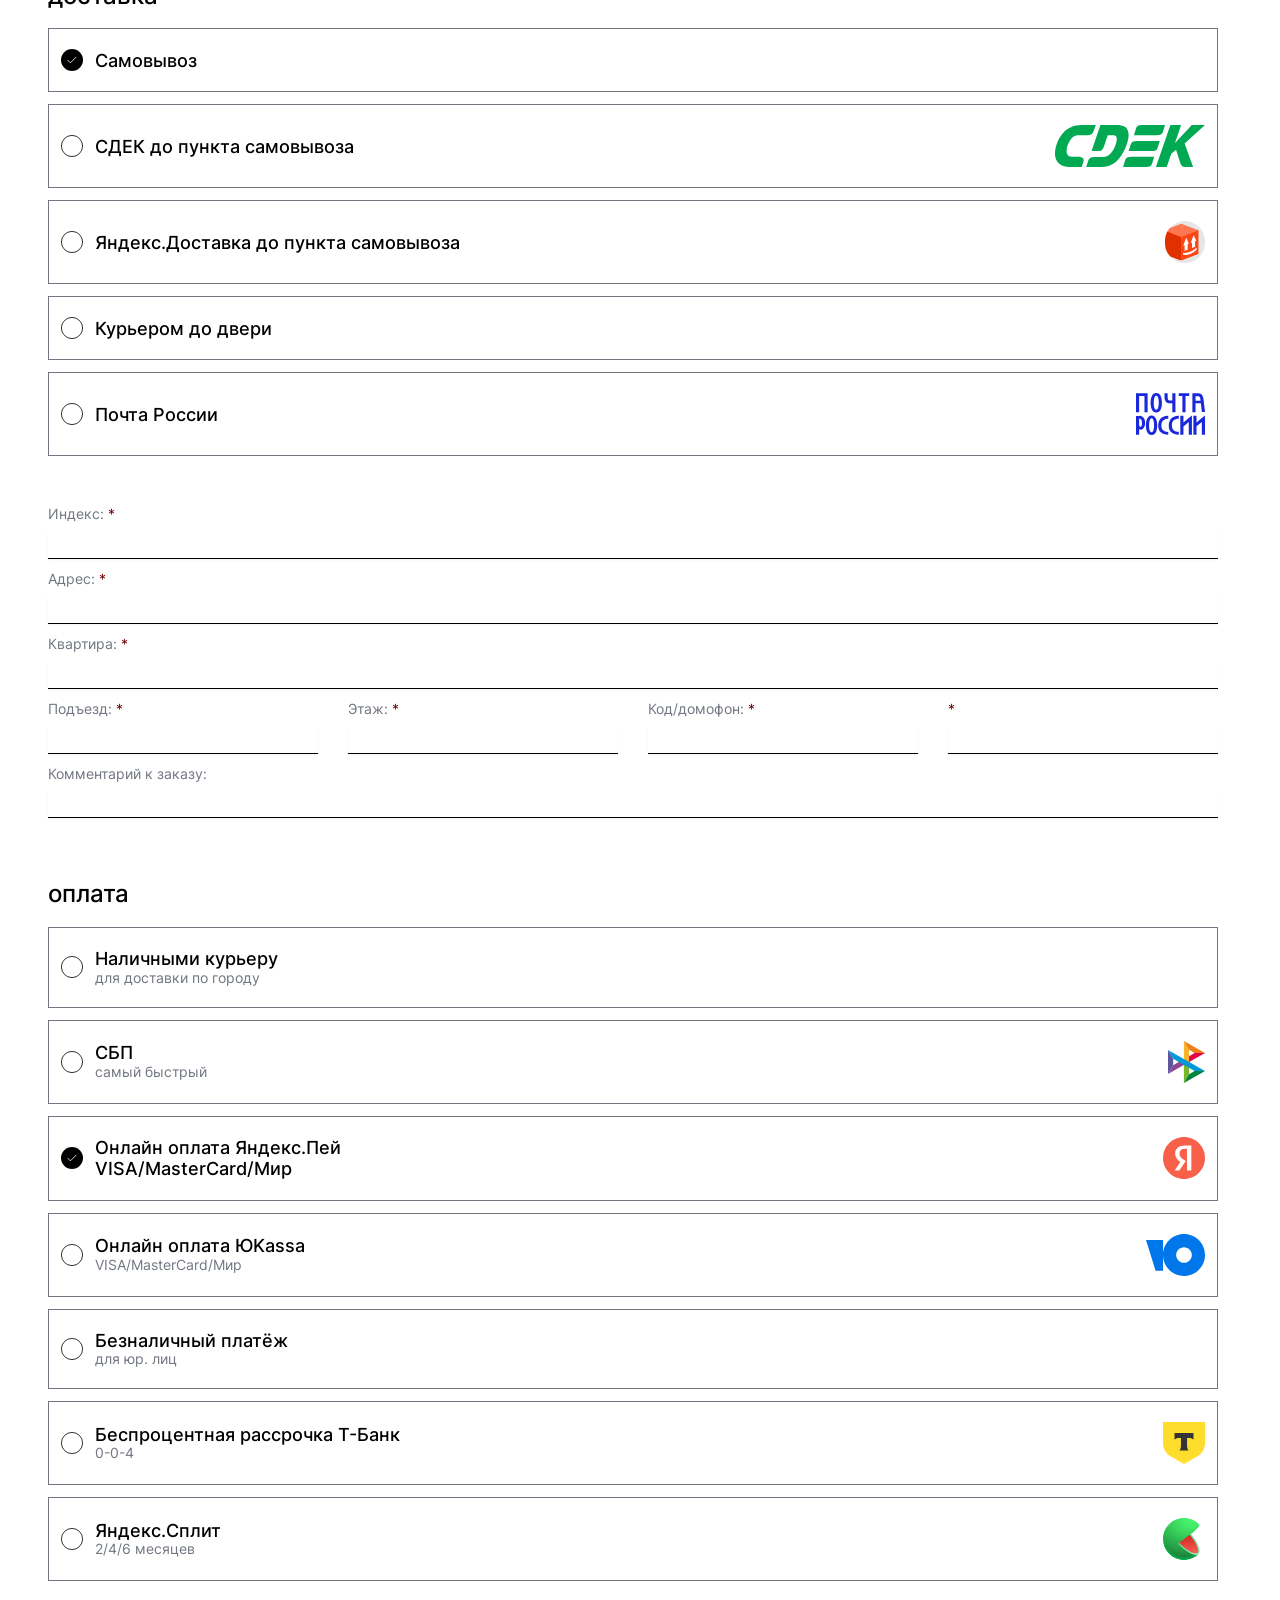
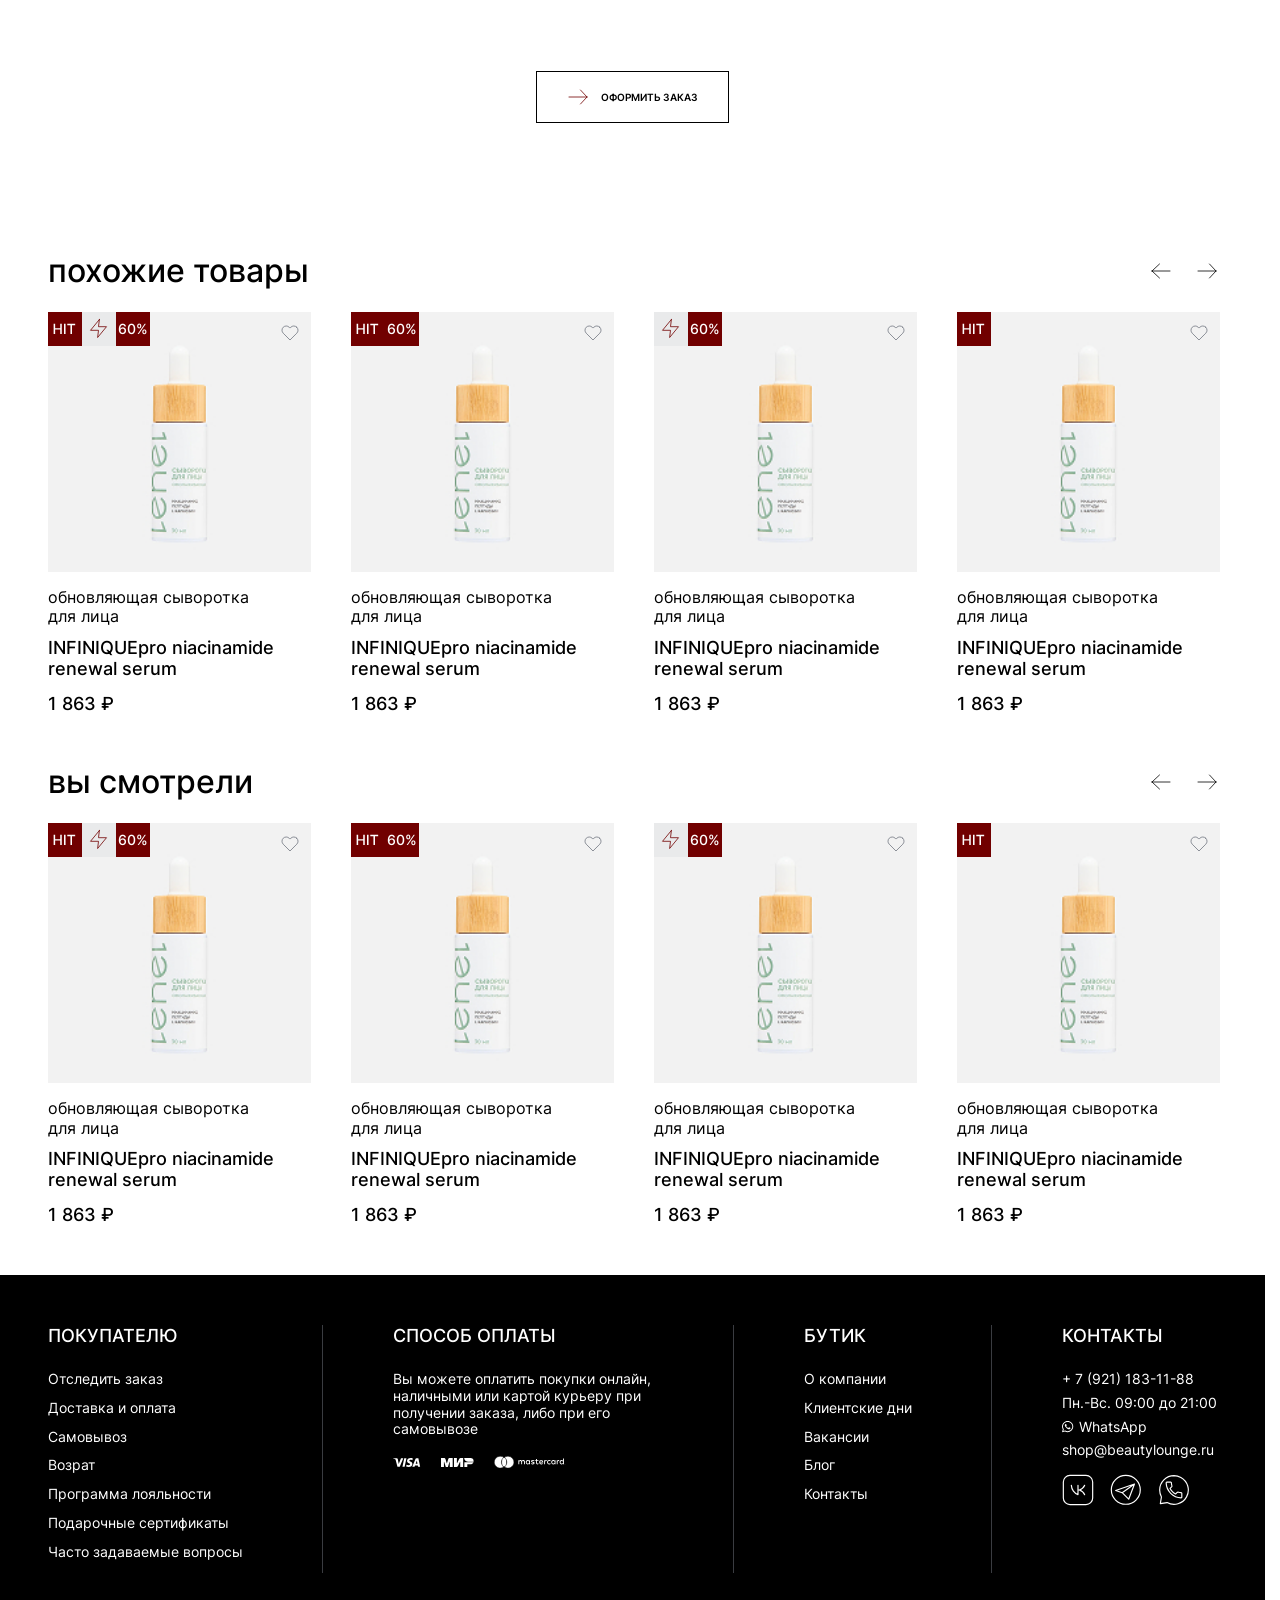
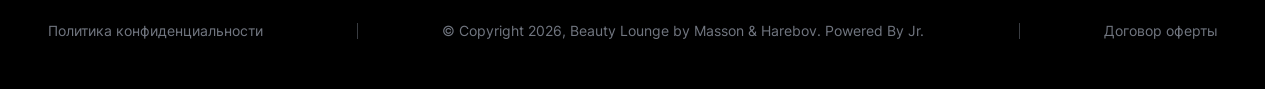
<file: cart.html>
<!DOCTYPE html>

<html lang="ru">

<head>
	<meta charset="utf-8" />
	<title>cart</title>
	<meta name="description" content="" />
	<meta http-equiv="X-UA-Compatible" content="IE=edge" />
	<meta name="viewport" content="width=device-width, initial-scale=1.0, maximum-scale=1.0, user-scalable=no">
    

    <link rel="stylesheet" href="css/fontawesome-all.css" />
    <link rel="stylesheet" href="css/slick.css" />
    <link rel="stylesheet" href="css/slick-theme.css" />
    <link rel="stylesheet" href="css/jquery.fancybox.css" />
    <link rel="stylesheet" href="css/select2.min.css" />
    <link rel="stylesheet" href="css/fonts.css" />
    <link rel="stylesheet" href="css/reset.css" />
    <link rel="stylesheet" href="css/style.css" />
    <link rel="stylesheet" href="css/media.css" />
	
	

</head>
<body>

    
    
    <!-- HEADER
    ================================= -->
    <div class="header">
        <div class="header__top">
            <div class="container">
                <div class="cols">
                    <div class="col col_left">
                        <div class="items">
                            <div class="item hidd1200">
                                <div class="header__place">Cанкт-Петербург</div>
                            </div>
                            <div class="item show1200">
                                <div class="burger"></div>
                            </div>
                            <div class="item show1200">
                                <div class="header-search btn-search-mob"></div>
                            </div>
                        </div>
                    </div>
                    <div class="col col_right">
                        <div class="items">
                            <div class="item hidd1200">
                                <a class="header-search" href=""></a>
                            </div>
                            <div class="item">
                                <a class="header-fav" href=""></a>
                            </div>
                            <div class="item">
                                <a class="header-cart" href=""><span class="num">1</span></a>
                            </div>
                        </div>
                    </div>
                </div>
                <div class="logo">
                    <a href="">
                        <img src="img/header/logo_mob.svg" alt="">
                    </a>
                </div>
            </div>            
        </div>
        <div class="header__bottom hidd1200">
            <div class="container">
                <div class="nav">
                    <ul>
                        <li><a href="">каталог</a>
                            <div class="nav-drop">
                                <div class="container">
                                    <ul>
                                        <li><a href="">новинки <i></i></a>
                                            <ul>
                                                <li><a href="">все товары категории</a></li>
                                                <li><a href="">азия</a></li>
                                                <li><a href="">макияж</a></li>
                                                <li><a href="">уход</a></li>
                                                <li><a href="">волосы</a></li>
                                                <li><a href="">парфюмерия</a></li>
                                                <li><a href="">натуральная косметика</a></li>
                                                <li><a href="">для дома</a></li>
                                                <li><a href="">украшения</a></li>
                                                <li><a href="">бады и витамины</a></li>
                                            </ul>
                                        </li>
                                        <li><a href="">наша коллекция <i></i></a></li>
                                        <li><a href="">новые бернды <i></i></a></li>
                                        <li><a href="">макияж <i></i></a></li>
                                        <li><a href="">для мужчин <i></i></a></li>
                                        <li><a href="">уход <i></i></a></li>
                                        <li><a href="">парфюмерия <i></i></a></li>
                                        <li><a href="">волосы <i></i></a></li>
                                        <li><a href="">азия <i></i></a></li>
                                        <li><a href="">техника <i></i></a></li>
                                        <li><a href="">для дома <i></i></a></li>
                                        <li><a href="">украшения <i></i></a></li>
                                        <li><a href="">одежда и аксессуары <i></i></a></li>
                                        <li><a href="">продукты питания <i></i></a></li>
                                        <li><a href="">здоровье <i></i></a></li>
                                        <li><a href="">маникюр и педикюр <i></i></a></li>
                                        <li><a href="">натуральная косметика <i></i></a></li>
                                        <li><a href="">товары 18+ <i></i></a></li>
                                    </ul>
                                </div>
                            </div>
                        </li>
                        <li><a href="">бренды</a></li>
                        <li><a href="">акции</a></li>
                        <li><a href="">новинки</a></li>
                        <li><a href="">салон</a></li>
                        <li><a href="">блог</a></li>
                        <li><a href="">подарочные сертификаты</a></li>
                        <li><a href="">контакты</a></li>
                    </ul>
                </div>
            </div>
        </div>
        <div class="menu-mob">
            <div class="header__place">Cанкт-Петербург</div>
            <div class="nav-mob">
                <div class="nav-mob__level-1">
                    <ul>
                        <li><a href="" class="open-1" data-openid_1="level-2_1">каталог <i></i></a></li>
                        <li><a href="">бренды <i></i></a></li>
                        <li><a href="">акции <i></i></a></li>
                        <li><a href="">новинки <i></i></a></li>
                        <li><a href="">салон <i></i></a></li>
                        <li><a href="">блог <i></i></a></li>
                        <li><a href="">подарочные сертификаты <i></i></a></li>
                        <li><a href="">контакты <i></i></a></li>
                    </ul>
                </div>
                <div class="nav-mob__level-2" id="level-2_1">
                    <div class="level-back level-back-1"><i></i> каталог</div>
                    <ul>
                        <li><a href="" class="open-2" data-openid_2="level-3_1">новинки <i></i></a></li>
                        <li><a href="">наша коллекция <i></i></a></li>
                        <li><a href="">новые бернды <i></i></a></li>
                        <li><a href="">макияж <i></i></a></li>
                        <li><a href="">для мужчин <i></i></a></li>
                        <li><a href="">уход <i></i></a></li>
                        <li><a href="">парфюмерия <i></i></a></li>
                        <li><a href="">волосы <i></i></a></li>
                        <li><a href="">азия <i></i></a></li>
                        <li><a href="">техника <i></i></a></li>
                        <li><a href="">для дома <i></i></a></li>
                        <li><a href="">украшения <i></i></a></li>
                        <li><a href="">одежда и аксессуары <i></i></a></li>
                        <li><a href="">продукты питания <i></i></a></li>
                        <li><a href="">здоровье <i></i></a></li>
                        <li><a href="">маникюр и педикюр <i></i></a></li>
                        <li><a href="">натуральная косметика <i></i></a></li>
                        <li><a href="">товары 18+ <i></i></a></li>
                    </ul>
                </div>
                <div class="nav-mob__level-3" id="level-3_1">
                    <div class="level-back level-back-2"><i></i> новинки</div>
                    <ul>
                        <li><a href="">все товары категории <i></i></a></li>
                        <li><a href="">азия</a></li>
                        <li><a href="">макияж</a></li>
                        <li><a href="">уход</a></li>
                        <li><a href="">волосы</a></li>
                        <li><a href="">парфюмерия</a></li>
                        <li><a href="">натуральная косметика</a></li>
                        <li><a href="">для дома</a></li>
                        <li><a href="">украшения</a></li>
                        <li><a href="">бады и витамины</a></li>
                    </ul>
                </div>
            </div>
            <div class="bottom">
                <div class="sub">личный кабинет</div>
                <div class="user">
                    <a href=""><i></i> Константин Константинович</a>
                </div>
                <a href="" class="btn btn-border user__btn"><i class="ar-right-black"></i> выйти из аккаунта</a>
            </div>
        </div>
        <div class="search-drop">
            <form>
                <input type="text" name="" placeholder="Поиск по сайту">
                <button class="btn search-drop__btn"></button>
            </form>
        </div>
    </div>

    <!-- CONTENT
    ================================= -->
    <div class="content">
        <div class="cart">
            <div class="content__section border">
                <div class="container">
                    <h1 class="tit">Моя корзина</h1>
                    <div class="cart-top">
                        <div class="cart-top__left">
                            <div class="pic">
                                <img src="img/card/pic_1.jpg" alt="">
                            </div>
                        </div>
                        <div class="cart-top__right">
                            <div class="title"><span>обновляющая сыворотка для лица</span> INFINIQUE pro niacinamide renewal serum</div>
                            <div class="card__price">
                                <div class="t">1 863 ₽ <span class="old-price">5 456 ₽</span></div>
                            </div>
                            <div class="quantity">
                                <button class="btn-quantity btn-minus"></button>
                                <input type="text" name="" value="1">
                                <button class="btn-quantity btn-plus"></button>
                            </div>
                            <button class="btn btn-del"></button>
                        </div>
                    </div>
                    <div class="promocode">
                        <form>
                            <input type="text" name="" placeholder="Ввести промокод">
                            <button class="btn promocode__btn"></button>
                        </form>
                    </div>
                </div>
            </div>
            <div class="content__section border">
                <div class="container">
                    <div class="total">
                        <div class="cols">
                            <div class="col">
                                <div class="tit">сумма заказа</div>
                                <div class="sub">итого</div>
                            </div>
                            <div class="col">
                                <div class="card__price">
                                    <div class="t">1 863 ₽</div>
                                </div>
                            </div>
                        </div>
                    </div>
                </div>
            </div>
            <div class="content__section">
                <div class="container">
                    <h2 class="tit">оформить заказ</h2>
                    <div class="subtit">покупайте со скидкой:</div>
                    <p class="text">Зарегистрируйтесь, чтобы получить скидку по карте лояльности, начать копить бонусы и оплачивать покупки подарочными картами</p>
                    <div class="cart__inter">
                        <a href="" class="btn btn-black">войти/зарегестрироваться</a>
                        <a href="" class="btn btn-gray">продолжить как гость</a>
                    </div>
                    <div class="order">
                        <form>
                            <div class="order__item">
                                <div class="subtit">получатель:</div>
                                <div class="form-group">
                                    <label class="label error">ФИО: <span>*</span></label>
                                    <input class="order__input error" type="text" name="" placeholder="">
                                </div>
                                <div class="form-group">
                                    <label class="label">E-mail: <span>*</span></label>
                                    <input class="order__input" type="text" name="" placeholder="">
                                </div>
                                <div class="form-group">
                                    <label class="label error">Телефон: <span>*</span></label>
                                    <input class="order__input error" type="text" name="" placeholder="">
                                </div>
                            </div>
                            <div class="order__item">
                                <div class="subtit">доставка</div>
                                <div class="form-group">
                                    <div class="order__check"><label>        
                                        <input type="radio" name="1" checked=""><i></i><span>Самовывоз</span></label>      
                                    </div>
                                </div>
                                <div class="form-group">
                                    <div class="order__check"><label>        
                                        <input type="radio" name="1"><i></i><span>СДЕК до пункта самовывоза</span>
                                        <div class="pic pic_1">
                                            <img src="img/deli/sdek.svg" alt="">
                                        </div>
                                    </label>     
                                        
                                    </div>
                                </div>
                                <div class="form-group">
                                    <div class="order__check"><label>        
                                        <input type="radio" name="1"><i></i><span>Яндекс.Доставка до пункта самовывоза</span>
                                        <div class="pic pic_2">
                                            <img src="img/deli/ya.svg" alt="">
                                        </div>
                                    </label>      
                                    </div>
                                </div>
                                <div class="form-group">
                                    <div class="order__check"><label>        
                                        <input type="radio" name="1"><i></i><span>Курьером до двери</span>                                        
                                    </label>      
                                    </div>
                                </div>
                                <div class="form-group">
                                    <div class="order__check"><label>        
                                        <input type="radio" name="1"><i></i><span>Почта России</span>
                                        <div class="pic pic_3">
                                            <img src="img/deli/pochta.svg" alt="">
                                        </div>
                                    </label>      
                                    </div>
                                </div>
                            </div>
                            <div class="order__item">
                                <div class="form-group">
                                    <label class="label">Индекс: <span>*</span></label>
                                    <input class="order__input" type="text" name="" placeholder="">
                                </div>   
                                <div class="cols">
                                    <div class="col w100">
                                        <div class="form-group">
                                            <label class="label">Адрес: <span>*</span></label>
                                            <input class="order__input" type="text" name="" placeholder="">
                                        </div>   
                                    </div>
                                    <div class="col w100">
                                        <div class="form-group">
                                            <label class="label">Квартира: <span>*</span></label>
                                            <input class="order__input" type="text" name="" placeholder="">
                                        </div>   
                                    </div>
                                    <div class="col w25">
                                        <div class="form-group">
                                            <label class="label">Подъезд: <span>*</span></label>
                                            <input class="order__input" type="text" name="" placeholder="">
                                        </div>   
                                    </div>
                                    <div class="col w25">
                                        <div class="form-group">
                                            <label class="label">Этаж: <span>*</span></label>
                                            <input class="order__input" type="text" name="" placeholder="">
                                        </div>   
                                    </div>
                                    <div class="col w25">
                                        <div class="form-group">
                                            <label class="label">Код/домофон: <span>*</span></label>
                                            <input class="order__input" type="text" name="" placeholder="">
                                        </div>   
                                    </div>
                                    <div class="col w25">
                                        <div class="form-group">
                                            <label class="label"> <span>*</span></label>
                                            <input class="order__input" type="text" name="" placeholder="">
                                        </div>   
                                    </div>
                                    <div class="col w100">
                                        <div class="form-group">
                                            <label class="label">Комментарий к заказу:</label>
                                            <input class="order__input" type="text" name="" placeholder="">
                                        </div>   
                                    </div>
                                </div>                             
                            </div>
                            <div class="order__item">
                                <div class="subtit">оплата</div>
                                <div class="form-group">
                                    <div class="order__check"><label>        
                                        <input type="radio" name="2"><i></i><span>Наличными курьеру <span>для доставки по городу</span></span></label>      
                                    </div>
                                </div>                                
                                <div class="form-group">
                                    <div class="order__check"><label>        
                                        <input type="radio" name="2"><i></i><span>СБП <span>самый быстрый</span></span>
                                        <div class="pic pic_4">
                                            <img src="img/deli/sbp.svg" alt="">
                                        </div>
                                    </label>      
                                    </div>
                                </div>
                                <div class="form-group">
                                    <div class="order__check"><label>        
                                        <input type="radio" name="2" checked=""><i></i><span>Онлайн оплата Яндекс.Пей <span></span>VISA/MasterCard/Мир</span>
                                        <div class="pic pic_5">
                                            <img src="img/deli/ya_2.svg" alt="">
                                        </div>
                                    </label>      
                                    </div>
                                </div>
                                <div class="form-group">
                                    <div class="order__check"><label>        
                                        <input type="radio" name="2"><i></i><span>Онлайн оплата ЮKassa <span>VISA/MasterCard/Мир</span></span>
                                        <div class="pic pic_6">
                                            <img src="img/deli/u.svg" alt="">
                                        </div>
                                    </label>      
                                    </div>
                                </div>
                                <div class="form-group">
                                    <div class="order__check"><label>        
                                        <input type="radio" name="2"><i></i><span>Безналичный платёж <span>для юр. лиц</span></span></label>      
                                    </div>
                                </div>
                                <div class="form-group">
                                    <div class="order__check"><label>        
                                        <input type="radio" name="2"><i></i><span>Беспроцентная рассрочка Т-Банк <span>0-0-4</span></span>
                                        <div class="pic pic_7">
                                            <img src="img/deli/t.svg" alt="">
                                        </div>
                                    </label>      
                                    </div>
                                </div>
                                <div class="form-group">
                                    <div class="order__check"><label>        
                                        <input type="radio" name="2"><i></i><span>Яндекс.Сплит <span>2/4/6 месяцев</span></span>
                                        <div class="pic pic_8">
                                            <img src="img/deli/split.svg" alt="">
                                        </div>
                                    </label>      
                                    </div>
                                </div>
                            </div>
                            <div class="flex-bot">
                                <a href="" class="btn btn-border"><i class="arrow-red"></i> оформить заказ</a>
                            </div>
                        </form>
                    </div>
                </div>
            </div>
        </div>
    </div>

    <!-- PRODUCTS
    ================================= -->
    <div class="section top-0">
        <div class="container">
            <div class="b-head">
                <div class="cols">
                    <div class="col">
                        <h2 class="title-block">похожие товары</h2>
                    </div>
                    <div class="col">
                        <div class="arrow-append" id="arrows-append_1"></div>
                    </div>
                </div>
            </div>            
            <div class="products products-slider">
                <div class="slider-wrap">
                    <div class="products-slider-2">
                        <div class="slide">
                            <div class="item">
                                <div class="in">
                                    <div class="shild">
                                        <div class="shild__item hit"></div>
                                        <div class="shild__item flash"></div>
                                        <div class="shild__item sale">60%</div>
                                    </div>
                                    <div class="btn btn-fav"></div>
                                    <div class="pic">
                                        <img src="img/products/pic_1.jpg" alt="">
                                    </div>
                                    <div class="bottom">
                                        <div class="btn-products-add"></div>
                                        <div class="sub">
                                            <a href="">обновляющая сыворотка<br> для лица</a>
                                        </div>
                                        <div class="title">
                                            <a href="">INFINIQUEpro niacinamide renewal serum</a>
                                        </div>
                                        <div class="price">1 863 ₽</div>
                                    </div>
                                </div>
                            </div>
                        </div>
                        <div class="slide">
                            <div class="item">
                                <div class="in">
                                    <div class="shild">
                                        <div class="shild__item hit"></div>                                        
                                        <div class="shild__item sale">60%</div>
                                    </div>
                                    <div class="btn btn-fav"></div>
                                    <div class="pic">
                                        <img src="img/products/pic_1.jpg" alt="">
                                    </div>
                                    <div class="bottom">
                                        <div class="btn-products-add"></div>
                                        <div class="sub">
                                            <a href="">обновляющая сыворотка<br> для лица</a>
                                        </div>
                                        <div class="title">
                                            <a href="">INFINIQUEpro niacinamide renewal serum</a>
                                        </div>
                                        <div class="price">1 863 ₽</div>
                                    </div>
                                </div>
                            </div>
                        </div>
                        <div class="slide">
                            <div class="item">
                                <div class="in">
                                    <div class="shild">
                                        <div class="shild__item flash"></div>
                                        <div class="shild__item sale">60%</div>
                                    </div>
                                    <div class="btn btn-fav"></div>
                                    <div class="pic">
                                        <img src="img/products/pic_1.jpg" alt="">
                                    </div>
                                    <div class="bottom">
                                        <div class="btn-products-add"></div>
                                        <div class="sub">
                                            <a href="">обновляющая сыворотка<br> для лица</a>
                                        </div>
                                        <div class="title">
                                            <a href="">INFINIQUEpro niacinamide renewal serum</a>
                                        </div>
                                        <div class="price">1 863 ₽</div>
                                    </div>
                                </div>
                            </div>
                        </div>
                        <div class="slide">
                            <div class="item">
                                <div class="in">
                                    <div class="shild">
                                        <div class="shild__item hit"></div>
                                    </div>
                                    <div class="btn btn-fav"></div>
                                    <div class="pic">
                                        <img src="img/products/pic_1.jpg" alt="">
                                    </div>
                                    <div class="bottom">
                                        <div class="btn-products-add"></div>
                                        <div class="sub">
                                            <a href="">обновляющая сыворотка<br> для лица</a>
                                        </div>
                                        <div class="title">
                                            <a href="">INFINIQUEpro niacinamide renewal serum</a>
                                        </div>
                                        <div class="price">1 863 ₽</div>
                                    </div>
                                </div>
                            </div>
                        </div>
                        <div class="slide">
                            <div class="item">
                                <div class="in">
                                    <div class="shild">
                                        <div class="shild__item hit"></div>
                                        <div class="shild__item flash"></div>
                                        <div class="shild__item sale">60%</div>
                                    </div>
                                    <div class="btn btn-fav"></div>
                                    <div class="pic">
                                        <img src="img/products/pic_1.jpg" alt="">
                                    </div>
                                    <div class="bottom">
                                        <div class="btn-products-add"></div>
                                        <div class="sub">
                                            <a href="">обновляющая сыворотка<br> для лица</a>
                                        </div>
                                        <div class="title">
                                            <a href="">INFINIQUEpro niacinamide renewal serum</a>
                                        </div>
                                        <div class="price">1 863 ₽</div>
                                    </div>
                                </div>
                            </div>
                        </div>
                    </div>
                </div>
            </div>
        </div>
    </div>

    <!-- PRODUCTS
    ================================= -->
    <div class="section top-0">
        <div class="container">
            <div class="b-head">
                <div class="cols">
                    <div class="col">
                        <h2 class="title-block">вы смотрели</h2>
                    </div>
                    <div class="col">
                        <div class="arrow-append" id="arrows-append_4"></div>
                    </div>
                </div>
            </div>            
            <div class="products products-slider">
                <div class="slider-wrap">
                    <div class="products-slider-4">
                        <div class="slide">
                            <div class="item">
                                <div class="in">
                                    <div class="shild">
                                        <div class="shild__item hit"></div>
                                        <div class="shild__item flash"></div>
                                        <div class="shild__item sale">60%</div>
                                    </div>
                                    <div class="btn btn-fav"></div>
                                    <div class="pic">
                                        <img src="img/products/pic_1.jpg" alt="">
                                    </div>
                                    <div class="bottom">
                                        <div class="btn-products-add"></div>
                                        <div class="sub">
                                            <a href="">обновляющая сыворотка<br> для лица</a>
                                        </div>
                                        <div class="title">
                                            <a href="">INFINIQUEpro niacinamide renewal serum</a>
                                        </div>
                                        <div class="price">1 863 ₽</div>
                                    </div>
                                </div>
                            </div>
                        </div>
                        <div class="slide">
                            <div class="item">
                                <div class="in">
                                    <div class="shild">
                                        <div class="shild__item hit"></div>                                        
                                        <div class="shild__item sale">60%</div>
                                    </div>
                                    <div class="btn btn-fav"></div>
                                    <div class="pic">
                                        <img src="img/products/pic_1.jpg" alt="">
                                    </div>
                                    <div class="bottom">
                                        <div class="btn-products-add"></div>
                                        <div class="sub">
                                            <a href="">обновляющая сыворотка<br> для лица</a>
                                        </div>
                                        <div class="title">
                                            <a href="">INFINIQUEpro niacinamide renewal serum</a>
                                        </div>
                                        <div class="price">1 863 ₽</div>
                                    </div>
                                </div>
                            </div>
                        </div>
                        <div class="slide">
                            <div class="item">
                                <div class="in">
                                    <div class="shild">
                                        <div class="shild__item flash"></div>
                                        <div class="shild__item sale">60%</div>
                                    </div>
                                    <div class="btn btn-fav"></div>
                                    <div class="pic">
                                        <img src="img/products/pic_1.jpg" alt="">
                                    </div>
                                    <div class="bottom">
                                        <div class="btn-products-add"></div>
                                        <div class="sub">
                                            <a href="">обновляющая сыворотка<br> для лица</a>
                                        </div>
                                        <div class="title">
                                            <a href="">INFINIQUEpro niacinamide renewal serum</a>
                                        </div>
                                        <div class="price">1 863 ₽</div>
                                    </div>
                                </div>
                            </div>
                        </div>
                        <div class="slide">
                            <div class="item">
                                <div class="in">
                                    <div class="shild">
                                        <div class="shild__item hit"></div>
                                    </div>
                                    <div class="btn btn-fav"></div>
                                    <div class="pic">
                                        <img src="img/products/pic_1.jpg" alt="">
                                    </div>
                                    <div class="bottom">
                                        <div class="btn-products-add"></div>
                                        <div class="sub">
                                            <a href="">обновляющая сыворотка<br> для лица</a>
                                        </div>
                                        <div class="title">
                                            <a href="">INFINIQUEpro niacinamide renewal serum</a>
                                        </div>
                                        <div class="price">1 863 ₽</div>
                                    </div>
                                </div>
                            </div>
                        </div>
                        <div class="slide">
                            <div class="item">
                                <div class="in">
                                    <div class="shild">
                                        <div class="shild__item hit"></div>
                                        <div class="shild__item flash"></div>
                                        <div class="shild__item sale">60%</div>
                                    </div>
                                    <div class="btn btn-fav"></div>
                                    <div class="pic">
                                        <img src="img/products/pic_1.jpg" alt="">
                                    </div>
                                    <div class="bottom">
                                        <div class="btn-products-add"></div>
                                        <div class="sub">
                                            <a href="">обновляющая сыворотка<br> для лица</a>
                                        </div>
                                        <div class="title">
                                            <a href="">INFINIQUEpro niacinamide renewal serum</a>
                                        </div>
                                        <div class="price">1 863 ₽</div>
                                    </div>
                                </div>
                            </div>
                        </div>
                    </div>
                </div>
            </div>
        </div>
    </div>

    <!-- FOOTER
    ================================= -->
    <div class="footer">
        <div class="show1200">
            <div class="logo">
                <a href="">
                    <img src="img/footer/logo_3.svg" alt="">
                </a>
            </div>
        </div>
        <div class="footer__top">
            <div class="container">
                <div class="cols">
                    <div class="col">
                        <div class="subtitle">ПОКУПАТЕЛЮ</div>
                        <div class="footer__full">
                            <ul class="footer-nav">
                                <li><a href="">Отследить заказ</a></li>
                                <li><a href="">Доставка и оплата</a></li>
                                <li><a href="">Самовывоз</a></li>
                                <li><a href="">Возрат</a></li>
                                <li><a href="">Программа лояльности</a></li>
                                <li><a href="">Подарочные сертификаты</a></li>
                                <li><a href="">Часто задаваемые вопросы</a></li>
                            </ul>
                        </div>
                    </div>
                    <div class="col">
                        <div class="border">
                            <div class="subtitle">СПОСОБ ОПЛАТЫ</div>
                            <div class="footer__full">
                                <p class="max-w">Вы можете оплатить покупки онлайн, наличными или картой курьеру при получении заказа, либо при его самовывозе</p>
                                <div class="pay">
                                    <div class="pay__item">
                                        <img src="img/footer/pay_1.svg" alt="">
                                    </div>
                                    <div class="pay__item">
                                        <img src="img/footer/pay_2.svg" alt="">
                                    </div>
                                    <div class="pay__item">
                                        <img src="img/footer/pay_3.svg" alt="">
                                    </div>
                                </div>
                            </div>
                        </div>
                    </div>
                    <div class="col">
                        <div class="border">
                            <div class="subtitle">БУТИК</div>
                            <div class="footer__full">
                                <ul class="footer-nav">
                                    <li><a href="">О компании</a></li>
                                    <li><a href="">Клиентские дни</a></li>
                                    <li><a href="">Вакансии</a></li>
                                    <li><a href="">Блог</a></li>
                                    <li><a href="">Контакты</a></li>
                                </ul>
                            </div>
                        </div>
                    </div>
                    <div class="col">
                        <div class="border">
                            <div class="subtitle">КОНТАКТЫ</div>
                                <div class="footer__full">
                                <div class="footer__contacts">
                                    <a href="">+ 7 (921) 183-11-88</a>
                                </div>
                                <div class="footer__contacts">Пн.-Вс. 09:00 до 21:00</div>
                                <div class="footer__contacts">
                                    <a href=""><i class="wh-1"></i> WhatsApp</a>
                                </div>
                                <div class="footer__contacts">
                                    <a href="">shop@beautylounge.ru</a>
                                </div>
                            </div>
                            <div class="soc">
                                <div class="soc__item">
                                    <a href="">
                                        <img src="img/footer/vk.svg">
                                    </a>
                                </div>
                                <div class="soc__item">
                                    <a href="">
                                        <img src="img/footer/tg.svg">
                                    </a>
                                </div>
                                <div class="soc__item">
                                    <a href="">
                                        <img src="img/footer/wh.svg">
                                    </a>
                                </div>
                            </div>
                        </div>
                    </div>
                </div>
            </div>
        </div>
        <div class="footer__bottom">
            <div class="container">
                <div class="cols">
                    <div class="col">
                        <p class="m-g">
                            <a href="">Политика конфиденциальности</a>
                        </p>
                    </div>
                    <div class="col">
                        <p>© Copyright 2026, Beauty Lounge by Masson & Harebov. Powered By Jr.</p>
                    </div>
                    <div class="col">
                        <p class="m-g">
                            <a href="">Договор оферты</a>
                        </p>
                    </div>
                </div>
            </div>
        </div>
    </div>
  
 
      
  
    
    
    <script src="libs/jquery-3.7.1.min.js"></script>
    <!--<script src="https://code.jquery.com/jquery-3.7.1.min.js" integrity="sha256-/JqT3SQfawRcv/BIHPThkBvs0OEvtFFmqPF/lYI/Cxo=" crossorigin="anonymous"></script>-->
    <script src="libs/select2.min.js"></script>
    <script src="libs/jquery.fancybox.js"></script>
    <script src="libs/slick.min.js"></script> 
    <script src="js/common.js"></script>
 

   
    
</body>
</html>
</file>
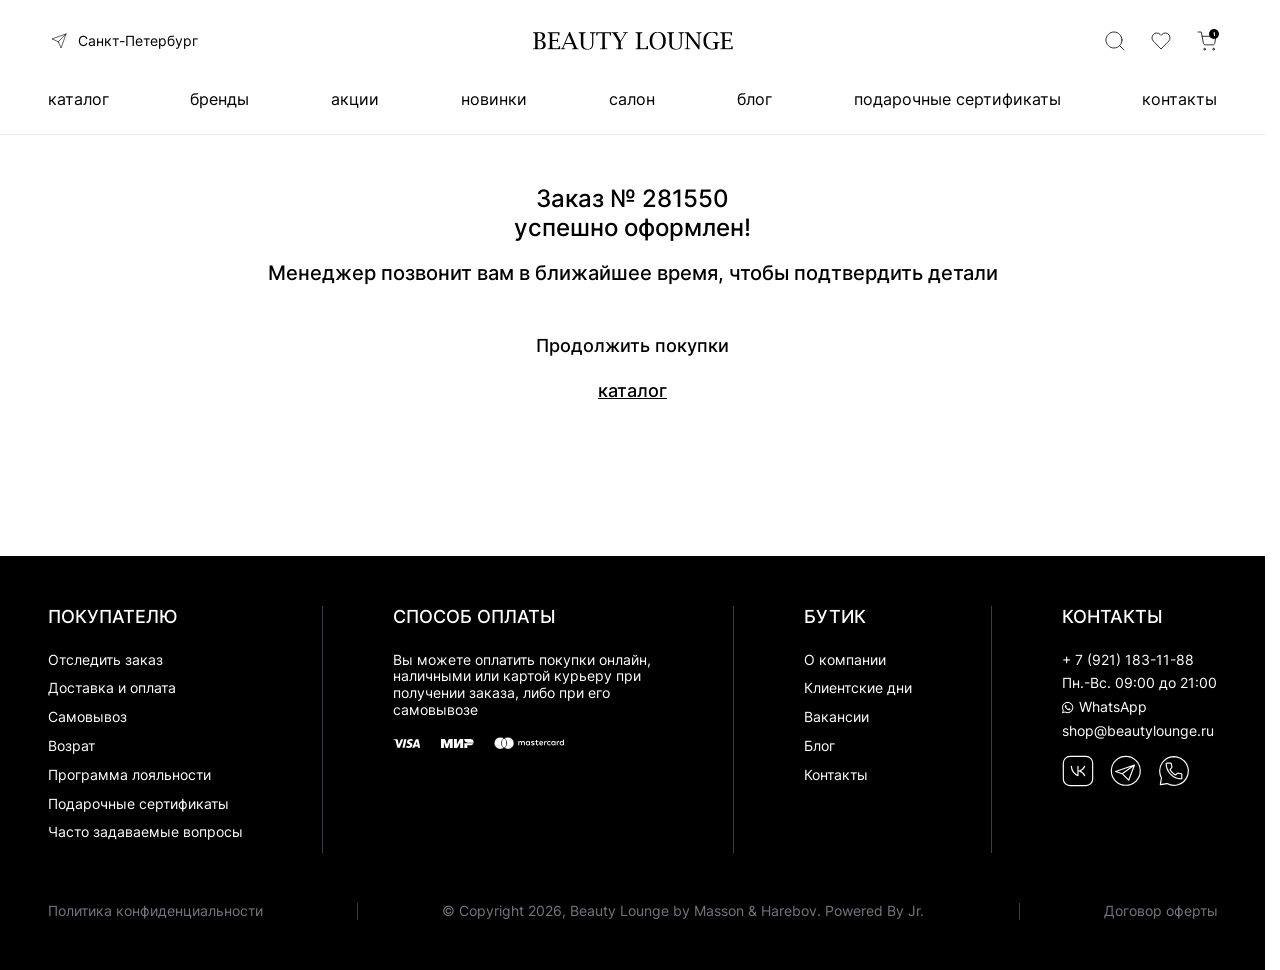
<file: decorated.html>
<!DOCTYPE html>

<html lang="ru">

<head>
	<meta charset="utf-8" />
	<title>decorated</title>
	<meta name="description" content="" />
	<meta http-equiv="X-UA-Compatible" content="IE=edge" />
	<meta name="viewport" content="width=device-width, initial-scale=1.0, maximum-scale=1.0, user-scalable=no">
    

    <link rel="stylesheet" href="css/fontawesome-all.css" />
    <link rel="stylesheet" href="css/slick.css" />
    <link rel="stylesheet" href="css/slick-theme.css" />
    <link rel="stylesheet" href="css/jquery.fancybox.css" />
    <link rel="stylesheet" href="css/select2.min.css" />
    <link rel="stylesheet" href="css/fonts.css" />
    <link rel="stylesheet" href="css/reset.css" />
    <link rel="stylesheet" href="css/style.css" />
    <link rel="stylesheet" href="css/media.css" />
	
	

</head>
<body>

    
    
    <!-- HEADER
    ================================= -->
    <div class="header">
        <div class="header__top">
            <div class="container">
                <div class="cols">
                    <div class="col col_left">
                        <div class="items">
                            <div class="item hidd1200">
                                <div class="header__place">Cанкт-Петербург</div>
                            </div>
                            <div class="item show1200">
                                <div class="burger"></div>
                            </div>
                            <div class="item show1200">
                                <div class="header-search btn-search-mob"></div>
                            </div>
                        </div>
                    </div>
                    <div class="col col_right">
                        <div class="items">
                            <div class="item hidd1200">
                                <a class="header-search" href=""></a>
                            </div>
                            <div class="item">
                                <a class="header-fav" href=""></a>
                            </div>
                            <div class="item">
                                <a class="header-cart" href=""><span class="num">1</span></a>
                            </div>
                        </div>
                    </div>
                </div>
                <div class="logo">
                    <a href="">
                        <img src="img/header/logo_mob.svg" alt="">
                    </a>
                </div>
            </div>            
        </div>
        <div class="header__bottom hidd1200">
            <div class="container">
                <div class="nav">
                    <ul>
                        <li><a href="">каталог</a>
                            <div class="nav-drop">
                                <div class="container">
                                    <ul>
                                        <li><a href="">новинки <i></i></a>
                                            <ul>
                                                <li><a href="">все товары категории</a></li>
                                                <li><a href="">азия</a></li>
                                                <li><a href="">макияж</a></li>
                                                <li><a href="">уход</a></li>
                                                <li><a href="">волосы</a></li>
                                                <li><a href="">парфюмерия</a></li>
                                                <li><a href="">натуральная косметика</a></li>
                                                <li><a href="">для дома</a></li>
                                                <li><a href="">украшения</a></li>
                                                <li><a href="">бады и витамины</a></li>
                                            </ul>
                                        </li>
                                        <li><a href="">наша коллекция <i></i></a></li>
                                        <li><a href="">новые бернды <i></i></a></li>
                                        <li><a href="">макияж <i></i></a></li>
                                        <li><a href="">для мужчин <i></i></a></li>
                                        <li><a href="">уход <i></i></a></li>
                                        <li><a href="">парфюмерия <i></i></a></li>
                                        <li><a href="">волосы <i></i></a></li>
                                        <li><a href="">азия <i></i></a></li>
                                        <li><a href="">техника <i></i></a></li>
                                        <li><a href="">для дома <i></i></a></li>
                                        <li><a href="">украшения <i></i></a></li>
                                        <li><a href="">одежда и аксессуары <i></i></a></li>
                                        <li><a href="">продукты питания <i></i></a></li>
                                        <li><a href="">здоровье <i></i></a></li>
                                        <li><a href="">маникюр и педикюр <i></i></a></li>
                                        <li><a href="">натуральная косметика <i></i></a></li>
                                        <li><a href="">товары 18+ <i></i></a></li>
                                    </ul>
                                </div>
                            </div>
                        </li>
                        <li><a href="">бренды</a></li>
                        <li><a href="">акции</a></li>
                        <li><a href="">новинки</a></li>
                        <li><a href="">салон</a></li>
                        <li><a href="">блог</a></li>
                        <li><a href="">подарочные сертификаты</a></li>
                        <li><a href="">контакты</a></li>
                    </ul>
                </div>
            </div>
        </div>
        <div class="menu-mob">
            <div class="header__place">Cанкт-Петербург</div>
            <div class="nav-mob">
                <div class="nav-mob__level-1">
                    <ul>
                        <li><a href="" class="open-1" data-openid_1="level-2_1">каталог <i></i></a></li>
                        <li><a href="">бренды <i></i></a></li>
                        <li><a href="">акции <i></i></a></li>
                        <li><a href="">новинки <i></i></a></li>
                        <li><a href="">салон <i></i></a></li>
                        <li><a href="">блог <i></i></a></li>
                        <li><a href="">подарочные сертификаты <i></i></a></li>
                        <li><a href="">контакты <i></i></a></li>
                    </ul>
                </div>
                <div class="nav-mob__level-2" id="level-2_1">
                    <div class="level-back level-back-1"><i></i> каталог</div>
                    <ul>
                        <li><a href="" class="open-2" data-openid_2="level-3_1">новинки <i></i></a></li>
                        <li><a href="">наша коллекция <i></i></a></li>
                        <li><a href="">новые бернды <i></i></a></li>
                        <li><a href="">макияж <i></i></a></li>
                        <li><a href="">для мужчин <i></i></a></li>
                        <li><a href="">уход <i></i></a></li>
                        <li><a href="">парфюмерия <i></i></a></li>
                        <li><a href="">волосы <i></i></a></li>
                        <li><a href="">азия <i></i></a></li>
                        <li><a href="">техника <i></i></a></li>
                        <li><a href="">для дома <i></i></a></li>
                        <li><a href="">украшения <i></i></a></li>
                        <li><a href="">одежда и аксессуары <i></i></a></li>
                        <li><a href="">продукты питания <i></i></a></li>
                        <li><a href="">здоровье <i></i></a></li>
                        <li><a href="">маникюр и педикюр <i></i></a></li>
                        <li><a href="">натуральная косметика <i></i></a></li>
                        <li><a href="">товары 18+ <i></i></a></li>
                    </ul>
                </div>
                <div class="nav-mob__level-3" id="level-3_1">
                    <div class="level-back level-back-2"><i></i> новинки</div>
                    <ul>
                        <li><a href="">все товары категории <i></i></a></li>
                        <li><a href="">азия</a></li>
                        <li><a href="">макияж</a></li>
                        <li><a href="">уход</a></li>
                        <li><a href="">волосы</a></li>
                        <li><a href="">парфюмерия</a></li>
                        <li><a href="">натуральная косметика</a></li>
                        <li><a href="">для дома</a></li>
                        <li><a href="">украшения</a></li>
                        <li><a href="">бады и витамины</a></li>
                    </ul>
                </div>
            </div>
            <div class="bottom">
                <div class="sub">личный кабинет</div>
                <div class="user">
                    <a href=""><i></i> Константин Константинович</a>
                </div>
                <a href="" class="btn btn-border user__btn"><i class="ar-right-black"></i> выйти из аккаунта</a>
            </div>
        </div>
        <div class="search-drop">
            <form>
                <input type="text" name="" placeholder="Поиск по сайту">
                <button class="btn search-drop__btn"></button>
            </form>
        </div>
    </div>

    <!-- CONTENT
    ================================= -->
    <div class="content">
        <div class="content__section">
            <div class="container">
                <div class="decorated">
                    <div class="title">Заказ № 281550<br> успешно оформлен!</div>
                    <p class="sub">Менеджер позвонит вам в ближайшее время, чтобы подтвердить детали</p>
                    <p class="text">Продолжить покупки</p>
                    <p class="text">
                        <a href="">каталог</a>
                    </p>
                </div>
            </div>
        </div>
    </div>

    

    <!-- FOOTER
    ================================= -->
    <div class="footer">
        <div class="show1200">
            <div class="logo">
                <a href="">
                    <img src="img/footer/logo_3.svg" alt="">
                </a>
            </div>
        </div>
        <div class="footer__top">
            <div class="container">
                <div class="cols">
                    <div class="col">
                        <div class="subtitle">ПОКУПАТЕЛЮ</div>
                        <div class="footer__full">
                            <ul class="footer-nav">
                                <li><a href="">Отследить заказ</a></li>
                                <li><a href="">Доставка и оплата</a></li>
                                <li><a href="">Самовывоз</a></li>
                                <li><a href="">Возрат</a></li>
                                <li><a href="">Программа лояльности</a></li>
                                <li><a href="">Подарочные сертификаты</a></li>
                                <li><a href="">Часто задаваемые вопросы</a></li>
                            </ul>
                        </div>
                    </div>
                    <div class="col">
                        <div class="border">
                            <div class="subtitle">СПОСОБ ОПЛАТЫ</div>
                            <div class="footer__full">
                                <p class="max-w">Вы можете оплатить покупки онлайн, наличными или картой курьеру при получении заказа, либо при его самовывозе</p>
                                <div class="pay">
                                    <div class="pay__item">
                                        <img src="img/footer/pay_1.svg" alt="">
                                    </div>
                                    <div class="pay__item">
                                        <img src="img/footer/pay_2.svg" alt="">
                                    </div>
                                    <div class="pay__item">
                                        <img src="img/footer/pay_3.svg" alt="">
                                    </div>
                                </div>
                            </div>
                        </div>
                    </div>
                    <div class="col">
                        <div class="border">
                            <div class="subtitle">БУТИК</div>
                            <div class="footer__full">
                                <ul class="footer-nav">
                                    <li><a href="">О компании</a></li>
                                    <li><a href="">Клиентские дни</a></li>
                                    <li><a href="">Вакансии</a></li>
                                    <li><a href="">Блог</a></li>
                                    <li><a href="">Контакты</a></li>
                                </ul>
                            </div>
                        </div>
                    </div>
                    <div class="col">
                        <div class="border">
                            <div class="subtitle">КОНТАКТЫ</div>
                                <div class="footer__full">
                                <div class="footer__contacts">
                                    <a href="">+ 7 (921) 183-11-88</a>
                                </div>
                                <div class="footer__contacts">Пн.-Вс. 09:00 до 21:00</div>
                                <div class="footer__contacts">
                                    <a href=""><i class="wh-1"></i> WhatsApp</a>
                                </div>
                                <div class="footer__contacts">
                                    <a href="">shop@beautylounge.ru</a>
                                </div>
                            </div>
                            <div class="soc">
                                <div class="soc__item">
                                    <a href="">
                                        <img src="img/footer/vk.svg">
                                    </a>
                                </div>
                                <div class="soc__item">
                                    <a href="">
                                        <img src="img/footer/tg.svg">
                                    </a>
                                </div>
                                <div class="soc__item">
                                    <a href="">
                                        <img src="img/footer/wh.svg">
                                    </a>
                                </div>
                            </div>
                        </div>
                    </div>
                </div>
            </div>
        </div>
        <div class="footer__bottom">
            <div class="container">
                <div class="cols">
                    <div class="col">
                        <p class="m-g">
                            <a href="">Политика конфиденциальности</a>
                        </p>
                    </div>
                    <div class="col">
                        <p>© Copyright 2026, Beauty Lounge by Masson & Harebov. Powered By Jr.</p>
                    </div>
                    <div class="col">
                        <p class="m-g">
                            <a href="">Договор оферты</a>
                        </p>
                    </div>
                </div>
            </div>
        </div>
    </div>
  
 
      
  
    
    
    <script src="libs/jquery-3.7.1.min.js"></script>
    <!--<script src="https://code.jquery.com/jquery-3.7.1.min.js" integrity="sha256-/JqT3SQfawRcv/BIHPThkBvs0OEvtFFmqPF/lYI/Cxo=" crossorigin="anonymous"></script>-->
    <script src="libs/select2.min.js"></script>
    <script src="libs/jquery.fancybox.js"></script>
    <script src="libs/slick.min.js"></script> 
    <script src="js/common.js"></script>
 

   
    
</body>
</html>
</file>
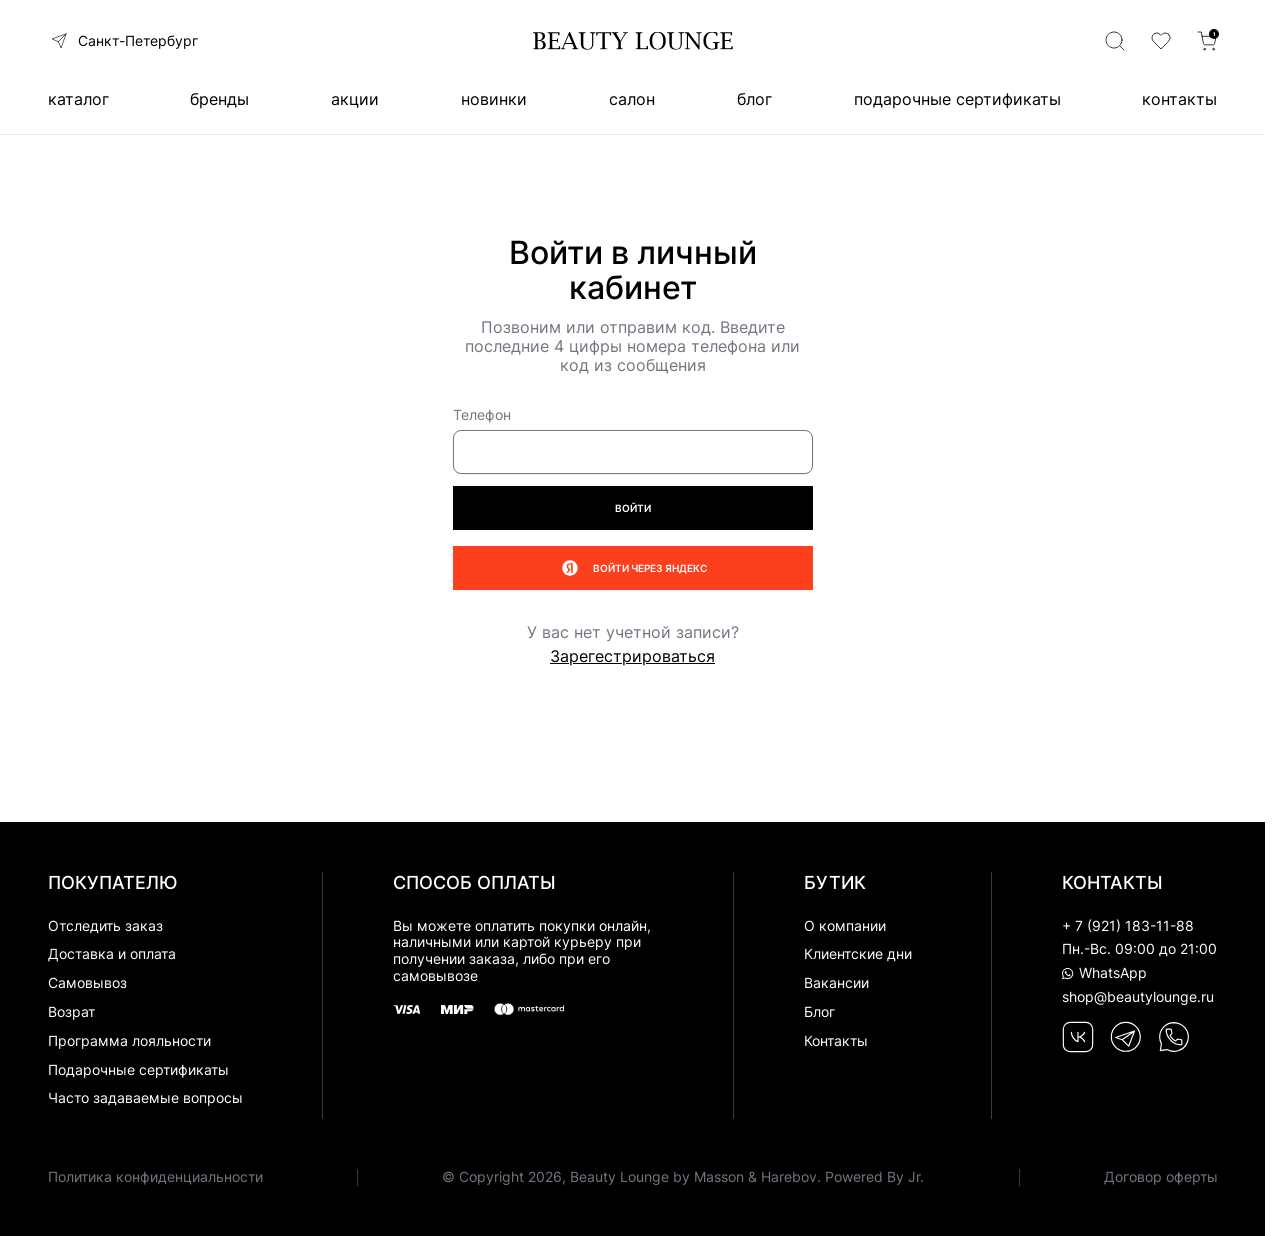
<file: log_in.html>
<!DOCTYPE html>

<html lang="ru">

<head>
	<meta charset="utf-8" />
	<title>log_in</title>
	<meta name="description" content="" />
	<meta http-equiv="X-UA-Compatible" content="IE=edge" />
	<meta name="viewport" content="width=device-width, initial-scale=1.0, maximum-scale=1.0, user-scalable=no">
    

    <link rel="stylesheet" href="css/fontawesome-all.css" />
    <link rel="stylesheet" href="css/slick.css" />
    <link rel="stylesheet" href="css/slick-theme.css" />
    <link rel="stylesheet" href="css/jquery.fancybox.css" />
    <link rel="stylesheet" href="css/select2.min.css" />
    <link rel="stylesheet" href="css/fonts.css" />
    <link rel="stylesheet" href="css/reset.css" />
    <link rel="stylesheet" href="css/style.css" />
    <link rel="stylesheet" href="css/media.css" />
	
	

</head>
<body>

    
    
    <!-- HEADER
    ================================= -->
    <div class="header">
        <div class="header__top">
            <div class="container">
                <div class="cols">
                    <div class="col col_left">
                        <div class="items">
                            <div class="item hidd1200">
                                <div class="header__place">Cанкт-Петербург</div>
                            </div>
                            <div class="item show1200">
                                <div class="burger"></div>
                            </div>
                            <div class="item show1200">
                                <div class="header-search btn-search-mob"></div>
                            </div>
                        </div>
                    </div>
                    <div class="col col_right">
                        <div class="items">
                            <div class="item hidd1200">
                                <a class="header-search" href=""></a>
                            </div>
                            <div class="item">
                                <a class="header-fav" href=""></a>
                            </div>
                            <div class="item">
                                <a class="header-cart" href=""><span class="num">1</span></a>
                            </div>
                        </div>
                    </div>
                </div>
                <div class="logo">
                    <a href="">
                        <img src="img/header/logo_mob.svg" alt="">
                    </a>
                </div>
            </div>            
        </div>
        <div class="header__bottom hidd1200">
            <div class="container">
                <div class="nav">
                    <ul>
                        <li><a href="">каталог</a>
                            <div class="nav-drop">
                                <div class="container">
                                    <ul>
                                        <li><a href="">новинки <i></i></a>
                                            <ul>
                                                <li><a href="">все товары категории</a></li>
                                                <li><a href="">азия</a></li>
                                                <li><a href="">макияж</a></li>
                                                <li><a href="">уход</a></li>
                                                <li><a href="">волосы</a></li>
                                                <li><a href="">парфюмерия</a></li>
                                                <li><a href="">натуральная косметика</a></li>
                                                <li><a href="">для дома</a></li>
                                                <li><a href="">украшения</a></li>
                                                <li><a href="">бады и витамины</a></li>
                                            </ul>
                                        </li>
                                        <li><a href="">наша коллекция <i></i></a></li>
                                        <li><a href="">новые бернды <i></i></a></li>
                                        <li><a href="">макияж <i></i></a></li>
                                        <li><a href="">для мужчин <i></i></a></li>
                                        <li><a href="">уход <i></i></a></li>
                                        <li><a href="">парфюмерия <i></i></a></li>
                                        <li><a href="">волосы <i></i></a></li>
                                        <li><a href="">азия <i></i></a></li>
                                        <li><a href="">техника <i></i></a></li>
                                        <li><a href="">для дома <i></i></a></li>
                                        <li><a href="">украшения <i></i></a></li>
                                        <li><a href="">одежда и аксессуары <i></i></a></li>
                                        <li><a href="">продукты питания <i></i></a></li>
                                        <li><a href="">здоровье <i></i></a></li>
                                        <li><a href="">маникюр и педикюр <i></i></a></li>
                                        <li><a href="">натуральная косметика <i></i></a></li>
                                        <li><a href="">товары 18+ <i></i></a></li>
                                    </ul>
                                </div>
                            </div>
                        </li>
                        <li><a href="">бренды</a></li>
                        <li><a href="">акции</a></li>
                        <li><a href="">новинки</a></li>
                        <li><a href="">салон</a></li>
                        <li><a href="">блог</a></li>
                        <li><a href="">подарочные сертификаты</a></li>
                        <li><a href="">контакты</a></li>
                    </ul>
                </div>
            </div>
        </div>
        <div class="menu-mob">
            <div class="header__place">Cанкт-Петербург</div>
            <div class="nav-mob">
                <div class="nav-mob__level-1">
                    <ul>
                        <li><a href="" class="open-1" data-openid_1="level-2_1">каталог <i></i></a></li>
                        <li><a href="">бренды <i></i></a></li>
                        <li><a href="">акции <i></i></a></li>
                        <li><a href="">новинки <i></i></a></li>
                        <li><a href="">салон <i></i></a></li>
                        <li><a href="">блог <i></i></a></li>
                        <li><a href="">подарочные сертификаты <i></i></a></li>
                        <li><a href="">контакты <i></i></a></li>
                    </ul>
                </div>
                <div class="nav-mob__level-2" id="level-2_1">
                    <div class="level-back level-back-1"><i></i> каталог</div>
                    <ul>
                        <li><a href="" class="open-2" data-openid_2="level-3_1">новинки <i></i></a></li>
                        <li><a href="">наша коллекция <i></i></a></li>
                        <li><a href="">новые бернды <i></i></a></li>
                        <li><a href="">макияж <i></i></a></li>
                        <li><a href="">для мужчин <i></i></a></li>
                        <li><a href="">уход <i></i></a></li>
                        <li><a href="">парфюмерия <i></i></a></li>
                        <li><a href="">волосы <i></i></a></li>
                        <li><a href="">азия <i></i></a></li>
                        <li><a href="">техника <i></i></a></li>
                        <li><a href="">для дома <i></i></a></li>
                        <li><a href="">украшения <i></i></a></li>
                        <li><a href="">одежда и аксессуары <i></i></a></li>
                        <li><a href="">продукты питания <i></i></a></li>
                        <li><a href="">здоровье <i></i></a></li>
                        <li><a href="">маникюр и педикюр <i></i></a></li>
                        <li><a href="">натуральная косметика <i></i></a></li>
                        <li><a href="">товары 18+ <i></i></a></li>
                    </ul>
                </div>
                <div class="nav-mob__level-3" id="level-3_1">
                    <div class="level-back level-back-2"><i></i> новинки</div>
                    <ul>
                        <li><a href="">все товары категории <i></i></a></li>
                        <li><a href="">азия</a></li>
                        <li><a href="">макияж</a></li>
                        <li><a href="">уход</a></li>
                        <li><a href="">волосы</a></li>
                        <li><a href="">парфюмерия</a></li>
                        <li><a href="">натуральная косметика</a></li>
                        <li><a href="">для дома</a></li>
                        <li><a href="">украшения</a></li>
                        <li><a href="">бады и витамины</a></li>
                    </ul>
                </div>
            </div>
            <div class="bottom">
                <div class="sub">личный кабинет</div>
                <div class="user">
                    <a href=""><i></i> Константин Константинович</a>
                </div>
                <a href="" class="btn btn-border user__btn"><i class="ar-right-black"></i> выйти из аккаунта</a>
            </div>
        </div>
        <div class="search-drop">
            <form>
                <input type="text" name="" placeholder="Поиск по сайту">
                <button class="btn search-drop__btn"></button>
            </form>
        </div>
    </div>

    <!-- CONTENT
    ================================= -->
    <div class="content">
        <div class="content__section">
            <div class="container">
                <div class="inter">
                    <div class="title">Войти в личный<br> кабинет</div>
                    <p class="sub">Позвоним или отправим код. Введите последние 4 цифры номера телефона или код из сообщения</p>
                    <form>
                        <div class="form-group">
                            <label class="label">Телефон</label>
                            <input class="mask" type="text" name="" placeholder="">
                        </div>
                        <button class="btn btn-black inter__btn">войти</button>
                        <a href="" class="btn btn-red btn-ya"><i></i> войти через яндекс</a>
                    </form>
                    <p class="fote">У вас нет учетной записи?<br> <a href="">Зарегестрироваться</a></p>
                </div>
            </div>
        </div>
    </div>

    

    <!-- FOOTER
    ================================= -->
    <div class="footer">
        <div class="show1200">
            <div class="logo">
                <a href="">
                    <img src="img/footer/logo_3.svg" alt="">
                </a>
            </div>
        </div>
        <div class="footer__top">
            <div class="container">
                <div class="cols">
                    <div class="col">
                        <div class="subtitle">ПОКУПАТЕЛЮ</div>
                        <div class="footer__full">
                            <ul class="footer-nav">
                                <li><a href="">Отследить заказ</a></li>
                                <li><a href="">Доставка и оплата</a></li>
                                <li><a href="">Самовывоз</a></li>
                                <li><a href="">Возрат</a></li>
                                <li><a href="">Программа лояльности</a></li>
                                <li><a href="">Подарочные сертификаты</a></li>
                                <li><a href="">Часто задаваемые вопросы</a></li>
                            </ul>
                        </div>
                    </div>
                    <div class="col">
                        <div class="border">
                            <div class="subtitle">СПОСОБ ОПЛАТЫ</div>
                            <div class="footer__full">
                                <p class="max-w">Вы можете оплатить покупки онлайн, наличными или картой курьеру при получении заказа, либо при его самовывозе</p>
                                <div class="pay">
                                    <div class="pay__item">
                                        <img src="img/footer/pay_1.svg" alt="">
                                    </div>
                                    <div class="pay__item">
                                        <img src="img/footer/pay_2.svg" alt="">
                                    </div>
                                    <div class="pay__item">
                                        <img src="img/footer/pay_3.svg" alt="">
                                    </div>
                                </div>
                            </div>
                        </div>
                    </div>
                    <div class="col">
                        <div class="border">
                            <div class="subtitle">БУТИК</div>
                            <div class="footer__full">
                                <ul class="footer-nav">
                                    <li><a href="">О компании</a></li>
                                    <li><a href="">Клиентские дни</a></li>
                                    <li><a href="">Вакансии</a></li>
                                    <li><a href="">Блог</a></li>
                                    <li><a href="">Контакты</a></li>
                                </ul>
                            </div>
                        </div>
                    </div>
                    <div class="col">
                        <div class="border">
                            <div class="subtitle">КОНТАКТЫ</div>
                                <div class="footer__full">
                                <div class="footer__contacts">
                                    <a href="">+ 7 (921) 183-11-88</a>
                                </div>
                                <div class="footer__contacts">Пн.-Вс. 09:00 до 21:00</div>
                                <div class="footer__contacts">
                                    <a href=""><i class="wh-1"></i> WhatsApp</a>
                                </div>
                                <div class="footer__contacts">
                                    <a href="">shop@beautylounge.ru</a>
                                </div>
                            </div>
                            <div class="soc">
                                <div class="soc__item">
                                    <a href="">
                                        <img src="img/footer/vk.svg">
                                    </a>
                                </div>
                                <div class="soc__item">
                                    <a href="">
                                        <img src="img/footer/tg.svg">
                                    </a>
                                </div>
                                <div class="soc__item">
                                    <a href="">
                                        <img src="img/footer/wh.svg">
                                    </a>
                                </div>
                            </div>
                        </div>
                    </div>
                </div>
            </div>
        </div>
        <div class="footer__bottom">
            <div class="container">
                <div class="cols">
                    <div class="col">
                        <p class="m-g">
                            <a href="">Политика конфиденциальности</a>
                        </p>
                    </div>
                    <div class="col">
                        <p>© Copyright 2026, Beauty Lounge by Masson & Harebov. Powered By Jr.</p>
                    </div>
                    <div class="col">
                        <p class="m-g">
                            <a href="">Договор оферты</a>
                        </p>
                    </div>
                </div>
            </div>
        </div>
    </div>
  
 
      
  
    
    
    <script src="libs/jquery-3.7.1.min.js"></script>
    <!--<script src="https://code.jquery.com/jquery-3.7.1.min.js" integrity="sha256-/JqT3SQfawRcv/BIHPThkBvs0OEvtFFmqPF/lYI/Cxo=" crossorigin="anonymous"></script>-->
    <script src="libs/select2.min.js"></script>
    <script src="libs/jquery.fancybox.js"></script>
    <script src="libs/slick.min.js"></script> 
    <script src="libs/jquery.maskedinput.js"></script>
    <script src="js/common.js"></script>
 

   
    
</body>
</html>
</file>
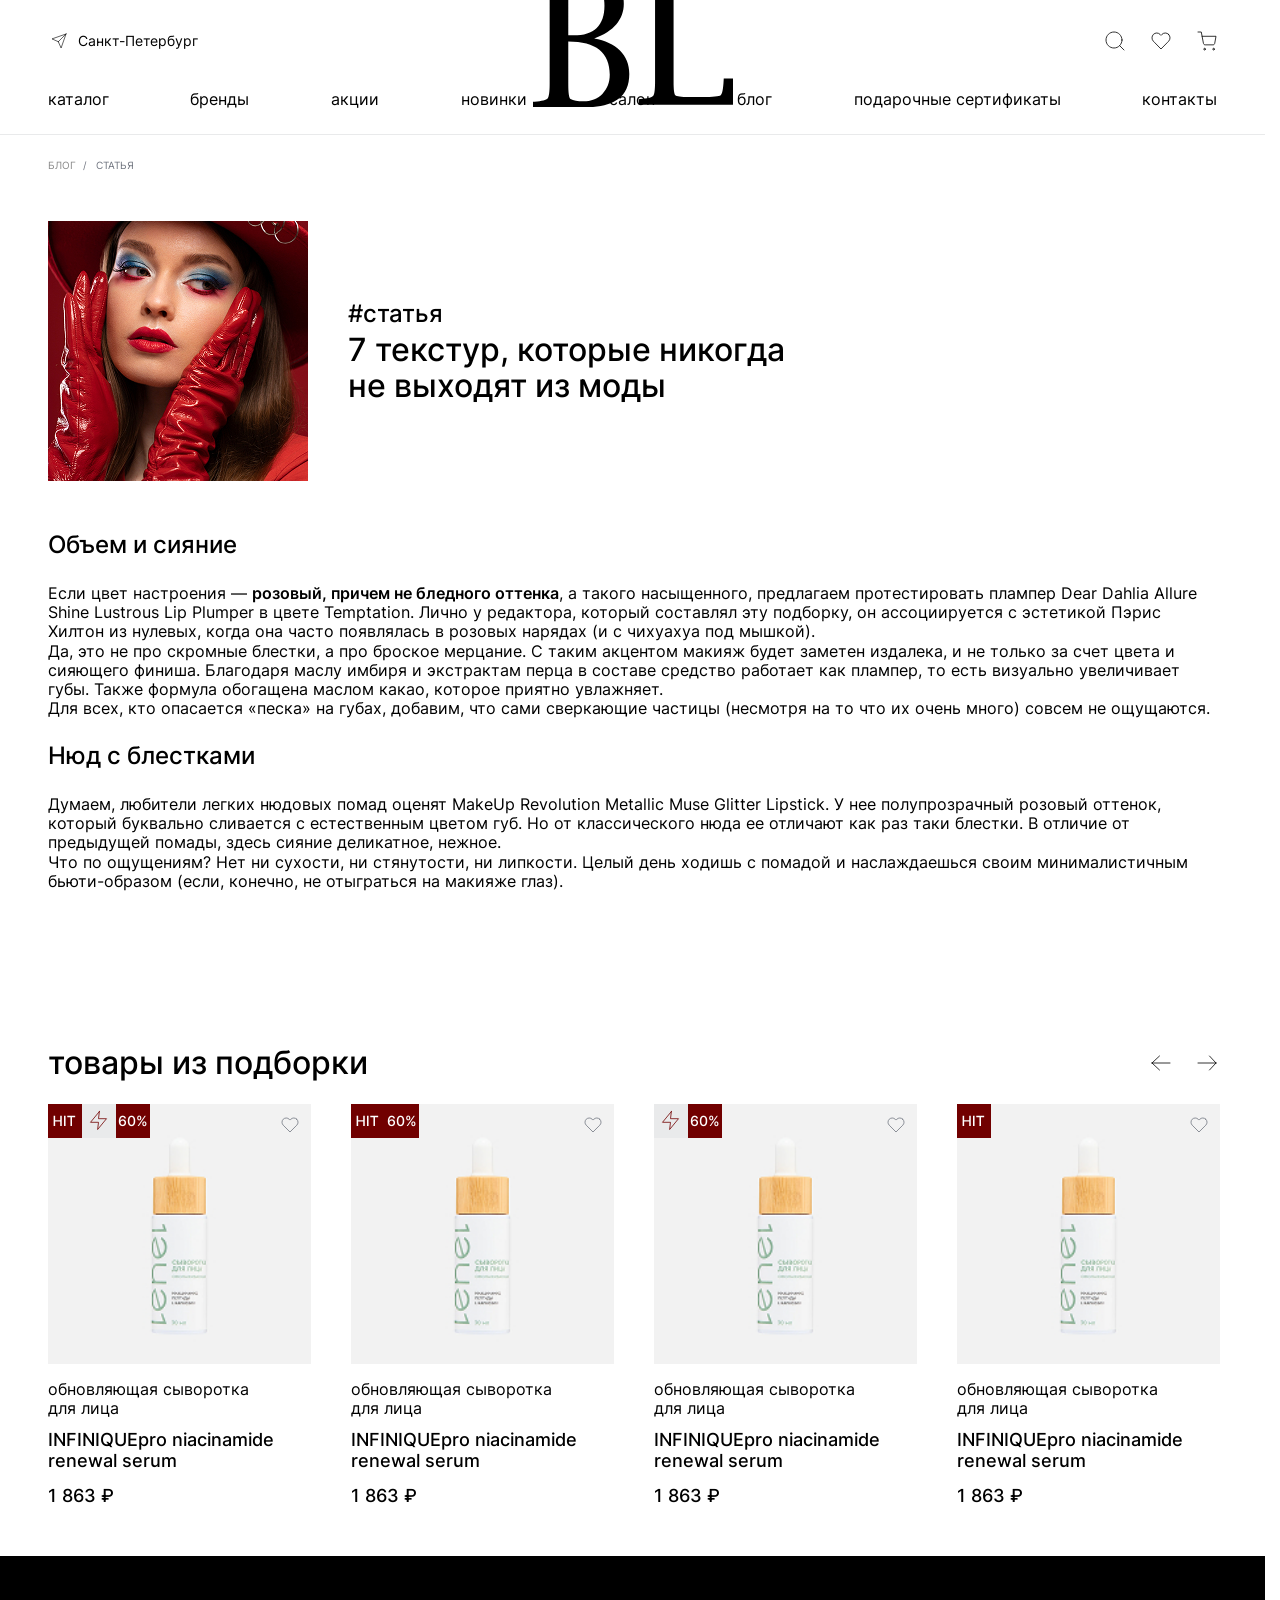
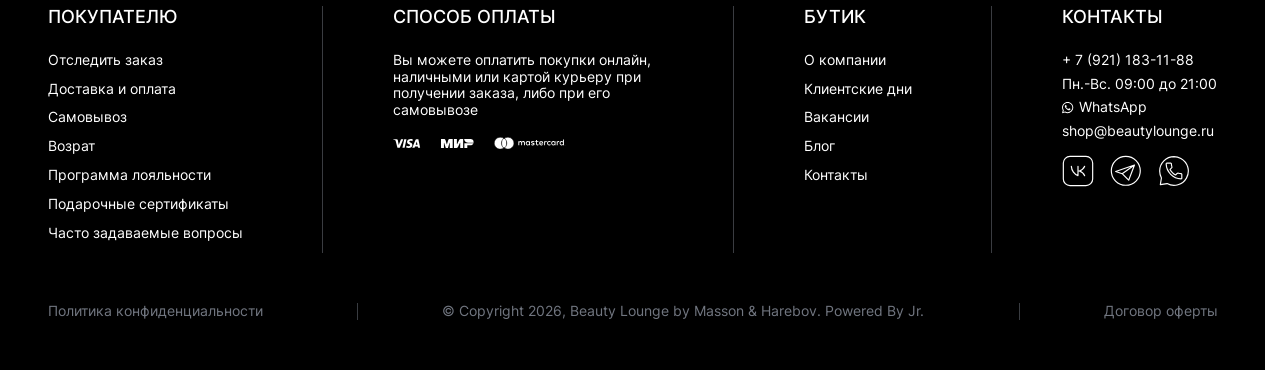
<file: paper.html>
<!DOCTYPE html>

<html lang="ru">

<head>
	<meta charset="utf-8" />
	<title>paper</title>
	<meta name="description" content="" />
	<meta http-equiv="X-UA-Compatible" content="IE=edge" />
	<meta name="viewport" content="width=device-width, initial-scale=1.0, maximum-scale=1.0, user-scalable=no">
    

    <link rel="stylesheet" href="css/fontawesome-all.css" />
    <link rel="stylesheet" href="css/slick.css" />
    <link rel="stylesheet" href="css/slick-theme.css" />
    <link rel="stylesheet" href="css/jquery.fancybox.css" />
    <link rel="stylesheet" href="css/select2.min.css" />
    <link rel="stylesheet" href="css/fonts.css" />
    <link rel="stylesheet" href="css/reset.css" />
    <link rel="stylesheet" href="css/style.css" />
    <link rel="stylesheet" href="css/media.css" />
	
	

</head>
<body>

    
    
    <!-- HEADER
    ================================= -->
    <div class="header">
        <div class="header__top">
            <div class="container">
                <div class="cols">
                    <div class="col col_left">
                        <div class="items">
                            <div class="item hidd1200">
                                <div class="header__place">Cанкт-Петербург</div>
                            </div>
                            <div class="item show1200">
                                <div class="burger"></div>
                            </div>
                            <div class="item show1200">
                                <div class="header-search btn-search-mob"></div>
                            </div>
                        </div>
                    </div>
                    <div class="col col_right">
                        <div class="items">
                            <div class="item hidd1200">
                                <a class="header-search" href=""></a>
                            </div>
                            <div class="item">
                                <a class="header-fav" href=""></a>
                            </div>
                            <div class="item">
                                <a class="header-cart" href=""></a>
                            </div>
                        </div>
                    </div>
                </div>
                <div class="logo">
                    <a href="">
                        <img class="hidd1200" src="img/header/logo.svg" alt="">
                        <img class="show1200" src="img/header/logo_mob.svg" alt="">
                    </a>
                </div>
            </div>            
        </div>
        <div class="header__bottom hidd1200">
            <div class="container">
                <div class="nav">
                    <ul>
                        <li><a href="">каталог</a>
                            <div class="nav-drop">
                                <div class="container">
                                    <ul>
                                        <li><a href="">новинки <i></i></a>
                                            <ul>
                                                <li><a href="">все товары категории</a></li>
                                                <li><a href="">азия</a></li>
                                                <li><a href="">макияж</a></li>
                                                <li><a href="">уход</a></li>
                                                <li><a href="">волосы</a></li>
                                                <li><a href="">парфюмерия</a></li>
                                                <li><a href="">натуральная косметика</a></li>
                                                <li><a href="">для дома</a></li>
                                                <li><a href="">украшения</a></li>
                                                <li><a href="">бады и витамины</a></li>
                                            </ul>
                                        </li>
                                        <li><a href="">наша коллекция <i></i></a></li>
                                        <li><a href="">новые бернды <i></i></a></li>
                                        <li><a href="">макияж <i></i></a></li>
                                        <li><a href="">для мужчин <i></i></a></li>
                                        <li><a href="">уход <i></i></a></li>
                                        <li><a href="">парфюмерия <i></i></a></li>
                                        <li><a href="">волосы <i></i></a></li>
                                        <li><a href="">азия <i></i></a></li>
                                        <li><a href="">техника <i></i></a></li>
                                        <li><a href="">для дома <i></i></a></li>
                                        <li><a href="">украшения <i></i></a></li>
                                        <li><a href="">одежда и аксессуары <i></i></a></li>
                                        <li><a href="">продукты питания <i></i></a></li>
                                        <li><a href="">здоровье <i></i></a></li>
                                        <li><a href="">маникюр и педикюр <i></i></a></li>
                                        <li><a href="">натуральная косметика <i></i></a></li>
                                        <li><a href="">товары 18+ <i></i></a></li>
                                    </ul>
                                </div>
                            </div>
                        </li>
                        <li><a href="">бренды</a></li>
                        <li><a href="">акции</a></li>
                        <li><a href="">новинки</a></li>
                        <li><a href="">салон</a></li>
                        <li><a href="">блог</a></li>
                        <li><a href="">подарочные сертификаты</a></li>
                        <li><a href="">контакты</a></li>
                    </ul>
                </div>
            </div>
        </div>
        <div class="menu-mob">
            <div class="header__place">Cанкт-Петербург</div>
            <div class="nav-mob">
                <div class="nav-mob__level-1">
                    <ul>
                        <li><a href="" class="open-1" data-openid_1="level-2_1">каталог <i></i></a></li>
                        <li><a href="">бренды <i></i></a></li>
                        <li><a href="">акции <i></i></a></li>
                        <li><a href="">новинки <i></i></a></li>
                        <li><a href="">салон <i></i></a></li>
                        <li><a href="">блог <i></i></a></li>
                        <li><a href="">подарочные сертификаты <i></i></a></li>
                        <li><a href="">контакты <i></i></a></li>
                    </ul>
                </div>
                <div class="nav-mob__level-2" id="level-2_1">
                    <div class="level-back level-back-1"><i></i> каталог</div>
                    <ul>
                        <li><a href="" class="open-2" data-openid_2="level-3_1">новинки <i></i></a></li>
                        <li><a href="">наша коллекция <i></i></a></li>
                        <li><a href="">новые бернды <i></i></a></li>
                        <li><a href="">макияж <i></i></a></li>
                        <li><a href="">для мужчин <i></i></a></li>
                        <li><a href="">уход <i></i></a></li>
                        <li><a href="">парфюмерия <i></i></a></li>
                        <li><a href="">волосы <i></i></a></li>
                        <li><a href="">азия <i></i></a></li>
                        <li><a href="">техника <i></i></a></li>
                        <li><a href="">для дома <i></i></a></li>
                        <li><a href="">украшения <i></i></a></li>
                        <li><a href="">одежда и аксессуары <i></i></a></li>
                        <li><a href="">продукты питания <i></i></a></li>
                        <li><a href="">здоровье <i></i></a></li>
                        <li><a href="">маникюр и педикюр <i></i></a></li>
                        <li><a href="">натуральная косметика <i></i></a></li>
                        <li><a href="">товары 18+ <i></i></a></li>
                    </ul>
                </div>
                <div class="nav-mob__level-3" id="level-3_1">
                    <div class="level-back level-back-2"><i></i> новинки</div>
                    <ul>
                        <li><a href="">все товары категории <i></i></a></li>
                        <li><a href="">азия</a></li>
                        <li><a href="">макияж</a></li>
                        <li><a href="">уход</a></li>
                        <li><a href="">волосы</a></li>
                        <li><a href="">парфюмерия</a></li>
                        <li><a href="">натуральная косметика</a></li>
                        <li><a href="">для дома</a></li>
                        <li><a href="">украшения</a></li>
                        <li><a href="">бады и витамины</a></li>
                    </ul>
                </div>
            </div>
            <div class="bottom">
                <div class="sub">личный кабинет</div>
                <div class="user">
                    <a href=""><i></i> Константин Константинович</a>
                </div>
                <a href="" class="btn btn-border user__btn"><i class="ar-right-black"></i> выйти из аккаунта</a>
            </div>
        </div>
        <div class="search-drop">
            <form>
                <input type="text" name="" placeholder="Поиск по сайту">
                <button class="btn search-drop__btn"></button>
            </form>
        </div>
    </div>

    <!-- CONTENT
    ================================= -->
    <div class="content">
        <div class="content__top hidd1200">
            <div class="container">
                <div class="breadcrumbs">
                    <ul>
                        <li><a href="">блог</a></li>
                        <li>статья</li>
                    </ul>                
                </div>
            </div>
        </div>
        <div class="content__section">
            <div class="container">
                <div class="paper">
                    <div class="paper__top">
                        <div class="pic">
                            <img src="img/paper/pic_1.jpg" alt="">
                        </div>
                        <div class="right">
                            <h1 class="title"><span>#статья</span> 7 текстур, которые никогда<br> не выходят из моды</h1>
                        </div>
                    </div>
                    <h2>Объем и сияние</h2>
                    <p>Если цвет настроения — <span>розовый, причем не бледного оттенка</span>, а такого насыщенного, предлагаем протестировать плампер Dear Dahlia Allure Shine Lustrous Lip Plumper в цвете Temptation. Лично у редактора, который составлял эту подборку, он ассоциируется с эстетикой Пэрис Хилтон из нулевых, когда она часто появлялась в розовых нарядах (и с чихуахуа под мышкой).<br>
                    Да, это не про скромные блестки, а про броское мерцание. С таким акцентом макияж будет заметен издалека, и не только за счет цвета и сияющего финиша. Благодаря маслу имбиря и экстрактам перца в составе средство работает как плампер, то есть визуально увеличивает губы. Также формула обогащена маслом какао, которое приятно увлажняет.<br>
                    Для всех, кто опасается «песка» на губах, добавим, что сами сверкающие частицы (несмотря на то что их очень много) совсем не ощущаются.</p>
                    <h2>Нюд с блестками</h2>
                    <p>Думаем, любители легких нюдовых помад оценят MakeUp Revolution Metallic Muse Glitter Lipstick. У нее полупрозрачный розовый оттенок, который буквально сливается с естественным цветом губ. Но от классического нюда ее отличают как раз таки блестки. В отличие от предыдущей помады, здесь сияние деликатное, нежное.<br> 
                    Что по ощущениям? Нет ни сухости, ни стянутости, ни липкости. Целый день ходишь с помадой и наслаждаешься своим минималистичным бьюти-образом (если, конечно, не отыграться на макияже глаз).</p>
                </div>
            </div>
        </div>
    </div>

    <!-- PRODUCTS
    ================================= -->
    <div class="section top-0">
        <div class="container">
            <div class="b-head">
                <div class="cols">
                    <div class="col">
                        <h2 class="title-block">товары из подборки</h2>
                    </div>
                    <div class="col">
                        <div class="arrow-append" id="arrows-append_1"></div>
                    </div>
                </div>
            </div>            
            <div class="products products-slider">
                <div class="slider-wrap">
                    <div class="products-slider-2">
                        <div class="slide">
                            <div class="item">
                                <div class="in">
                                    <div class="shild">
                                        <div class="shild__item hit"></div>
                                        <div class="shild__item flash"></div>
                                        <div class="shild__item sale">60%</div>
                                    </div>
                                    <div class="btn btn-fav"></div>
                                    <div class="pic">
                                        <img src="img/products/pic_1.jpg" alt="">
                                    </div>
                                    <div class="bottom">
                                        <div class="btn-products-add"></div>
                                        <div class="sub">
                                            <a href="">обновляющая сыворотка<br> для лица</a>
                                        </div>
                                        <div class="title">
                                            <a href="">INFINIQUEpro niacinamide renewal serum</a>
                                        </div>
                                        <div class="price">1 863 ₽</div>
                                    </div>
                                </div>
                            </div>
                        </div>
                        <div class="slide">
                            <div class="item">
                                <div class="in">
                                    <div class="shild">
                                        <div class="shild__item hit"></div>                                        
                                        <div class="shild__item sale">60%</div>
                                    </div>
                                    <div class="btn btn-fav"></div>
                                    <div class="pic">
                                        <img src="img/products/pic_1.jpg" alt="">
                                    </div>
                                    <div class="bottom">
                                        <div class="btn-products-add"></div>
                                        <div class="sub">
                                            <a href="">обновляющая сыворотка<br> для лица</a>
                                        </div>
                                        <div class="title">
                                            <a href="">INFINIQUEpro niacinamide renewal serum</a>
                                        </div>
                                        <div class="price">1 863 ₽</div>
                                    </div>
                                </div>
                            </div>
                        </div>
                        <div class="slide">
                            <div class="item">
                                <div class="in">
                                    <div class="shild">
                                        <div class="shild__item flash"></div>
                                        <div class="shild__item sale">60%</div>
                                    </div>
                                    <div class="btn btn-fav"></div>
                                    <div class="pic">
                                        <img src="img/products/pic_1.jpg" alt="">
                                    </div>
                                    <div class="bottom">
                                        <div class="btn-products-add"></div>
                                        <div class="sub">
                                            <a href="">обновляющая сыворотка<br> для лица</a>
                                        </div>
                                        <div class="title">
                                            <a href="">INFINIQUEpro niacinamide renewal serum</a>
                                        </div>
                                        <div class="price">1 863 ₽</div>
                                    </div>
                                </div>
                            </div>
                        </div>
                        <div class="slide">
                            <div class="item">
                                <div class="in">
                                    <div class="shild">
                                        <div class="shild__item hit"></div>
                                    </div>
                                    <div class="btn btn-fav"></div>
                                    <div class="pic">
                                        <img src="img/products/pic_1.jpg" alt="">
                                    </div>
                                    <div class="bottom">
                                        <div class="btn-products-add"></div>
                                        <div class="sub">
                                            <a href="">обновляющая сыворотка<br> для лица</a>
                                        </div>
                                        <div class="title">
                                            <a href="">INFINIQUEpro niacinamide renewal serum</a>
                                        </div>
                                        <div class="price">1 863 ₽</div>
                                    </div>
                                </div>
                            </div>
                        </div>
                        <div class="slide">
                            <div class="item">
                                <div class="in">
                                    <div class="shild">
                                        <div class="shild__item hit"></div>
                                        <div class="shild__item flash"></div>
                                        <div class="shild__item sale">60%</div>
                                    </div>
                                    <div class="btn btn-fav"></div>
                                    <div class="pic">
                                        <img src="img/products/pic_1.jpg" alt="">
                                    </div>
                                    <div class="bottom">
                                        <div class="btn-products-add"></div>
                                        <div class="sub">
                                            <a href="">обновляющая сыворотка<br> для лица</a>
                                        </div>
                                        <div class="title">
                                            <a href="">INFINIQUEpro niacinamide renewal serum</a>
                                        </div>
                                        <div class="price">1 863 ₽</div>
                                    </div>
                                </div>
                            </div>
                        </div>
                    </div>
                </div>
            </div>
        </div>
    </div>

    <!-- FOOTER
    ================================= -->
    <div class="footer">
        <div class="show1200">
            <div class="logo">
                <a href="">
                    <img src="img/footer/logo_3.svg" alt="">
                </a>
            </div>
        </div>
        <div class="footer__top">
            <div class="container">
                <div class="cols">
                    <div class="col">
                        <div class="subtitle">ПОКУПАТЕЛЮ</div>
                        <div class="footer__full">
                            <ul class="footer-nav">
                                <li><a href="">Отследить заказ</a></li>
                                <li><a href="">Доставка и оплата</a></li>
                                <li><a href="">Самовывоз</a></li>
                                <li><a href="">Возрат</a></li>
                                <li><a href="">Программа лояльности</a></li>
                                <li><a href="">Подарочные сертификаты</a></li>
                                <li><a href="">Часто задаваемые вопросы</a></li>
                            </ul>
                        </div>
                    </div>
                    <div class="col">
                        <div class="border">
                            <div class="subtitle">СПОСОБ ОПЛАТЫ</div>
                            <div class="footer__full">
                                <p class="max-w">Вы можете оплатить покупки онлайн, наличными или картой курьеру при получении заказа, либо при его самовывозе</p>
                                <div class="pay">
                                    <div class="pay__item">
                                        <img src="img/footer/pay_1.svg" alt="">
                                    </div>
                                    <div class="pay__item">
                                        <img src="img/footer/pay_2.svg" alt="">
                                    </div>
                                    <div class="pay__item">
                                        <img src="img/footer/pay_3.svg" alt="">
                                    </div>
                                </div>
                            </div>
                        </div>
                    </div>
                    <div class="col">
                        <div class="border">
                            <div class="subtitle">БУТИК</div>
                            <div class="footer__full">
                                <ul class="footer-nav">
                                    <li><a href="">О компании</a></li>
                                    <li><a href="">Клиентские дни</a></li>
                                    <li><a href="">Вакансии</a></li>
                                    <li><a href="">Блог</a></li>
                                    <li><a href="">Контакты</a></li>
                                </ul>
                            </div>
                        </div>
                    </div>
                    <div class="col">
                        <div class="border">
                            <div class="subtitle">КОНТАКТЫ</div>
                                <div class="footer__full">
                                <div class="footer__contacts">
                                    <a href="">+ 7 (921) 183-11-88</a>
                                </div>
                                <div class="footer__contacts">Пн.-Вс. 09:00 до 21:00</div>
                                <div class="footer__contacts">
                                    <a href=""><i class="wh-1"></i> WhatsApp</a>
                                </div>
                                <div class="footer__contacts">
                                    <a href="">shop@beautylounge.ru</a>
                                </div>
                            </div>
                            <div class="soc">
                                <div class="soc__item">
                                    <a href="">
                                        <img src="img/footer/vk.svg">
                                    </a>
                                </div>
                                <div class="soc__item">
                                    <a href="">
                                        <img src="img/footer/tg.svg">
                                    </a>
                                </div>
                                <div class="soc__item">
                                    <a href="">
                                        <img src="img/footer/wh.svg">
                                    </a>
                                </div>
                            </div>
                        </div>
                    </div>
                </div>
            </div>
        </div>
        <div class="footer__bottom">
            <div class="container">
                <div class="cols">
                    <div class="col">
                        <p class="m-g">
                            <a href="">Политика конфиденциальности</a>
                        </p>
                    </div>
                    <div class="col">
                        <p>© Copyright 2026, Beauty Lounge by Masson & Harebov. Powered By Jr.</p>
                    </div>
                    <div class="col">
                        <p class="m-g">
                            <a href="">Договор оферты</a>
                        </p>
                    </div>
                </div>
            </div>
        </div>
    </div>
  
 
      
  
    
    
    <script src="libs/jquery-3.7.1.min.js"></script>
    <!--<script src="https://code.jquery.com/jquery-3.7.1.min.js" integrity="sha256-/JqT3SQfawRcv/BIHPThkBvs0OEvtFFmqPF/lYI/Cxo=" crossorigin="anonymous"></script>-->
    <script src="libs/select2.min.js"></script>
    <script src="libs/jquery.fancybox.js"></script>
    <script src="libs/slick.min.js"></script> 
    <script src="libs/jquery.maskedinput.js"></script>
    <script src="js/common.js"></script>
 

   
    
</body>
</html>
</file>
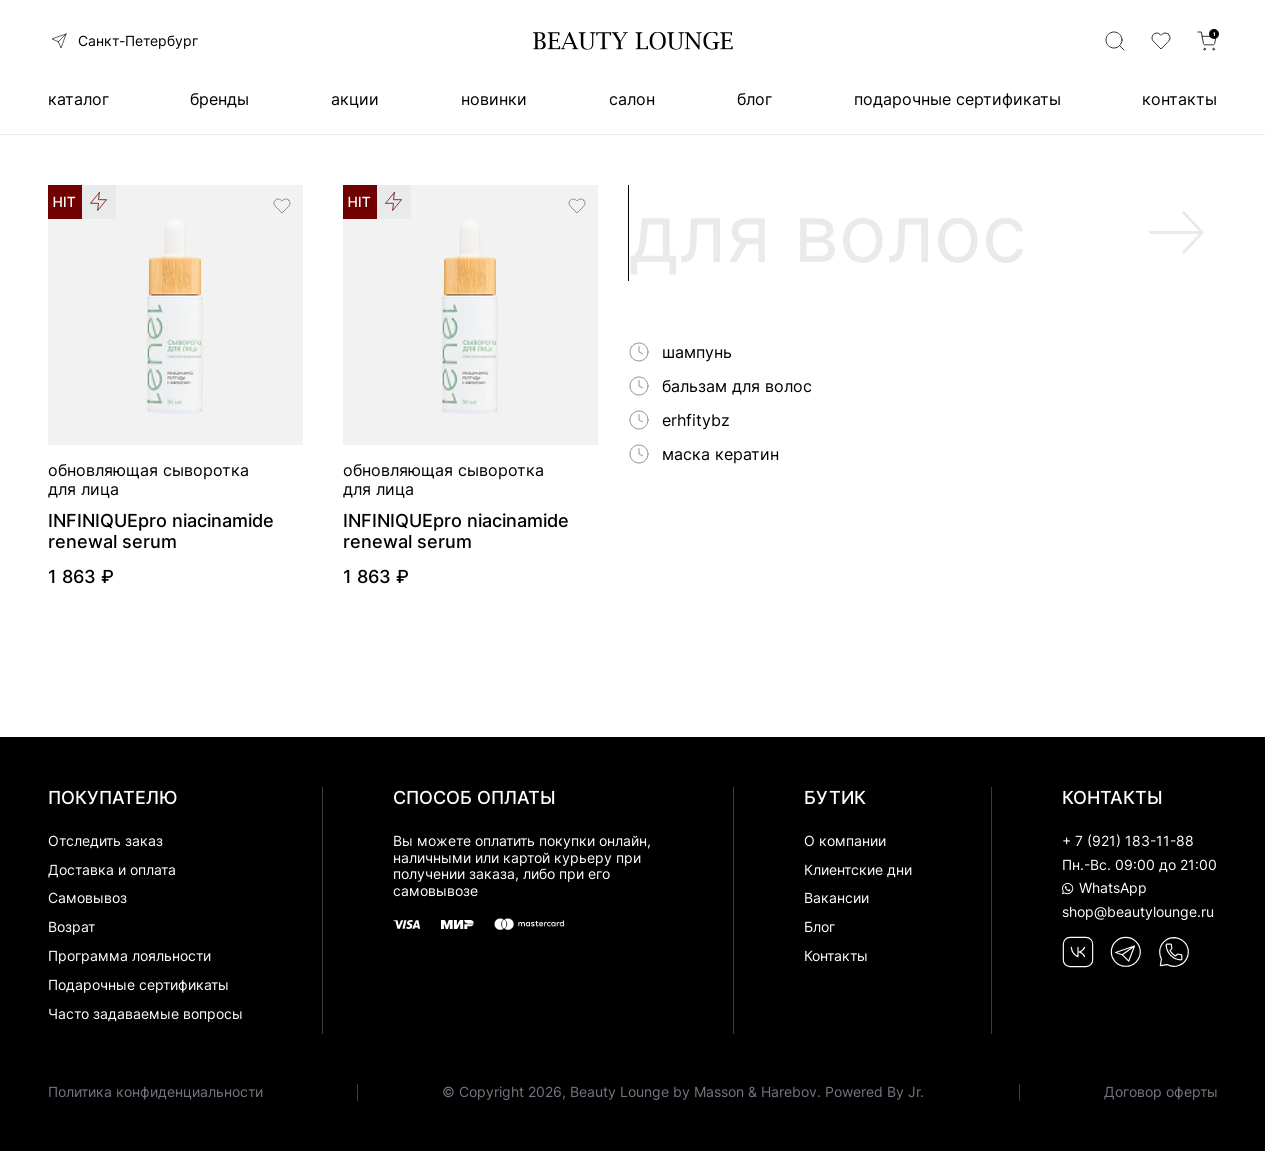
<file: poysk.html>
<!DOCTYPE html>

<html lang="ru">

<head>
	<meta charset="utf-8" />
	<title>poysk</title>
	<meta name="description" content="" />
	<meta http-equiv="X-UA-Compatible" content="IE=edge" />
	<meta name="viewport" content="width=device-width, initial-scale=1.0, maximum-scale=1.0, user-scalable=no">
    

    <link rel="stylesheet" href="css/fontawesome-all.css" />
    <link rel="stylesheet" href="css/slick.css" />
    <link rel="stylesheet" href="css/slick-theme.css" />
    <link rel="stylesheet" href="css/jquery.fancybox.css" />
    <link rel="stylesheet" href="css/select2.min.css" />
    <link rel="stylesheet" href="css/fonts.css" />
    <link rel="stylesheet" href="css/reset.css" />
    <link rel="stylesheet" href="css/style.css" />
    <link rel="stylesheet" href="css/media.css" />
	
	

</head>
<body>

    
    
    <!-- HEADER
    ================================= -->
    <div class="header">
        <div class="header__top">
            <div class="container">
                <div class="cols">
                    <div class="col col_left">
                        <div class="items">
                            <div class="item hidd1200">
                                <div class="header__place">Cанкт-Петербург</div>
                            </div>
                            <div class="item show1200">
                                <div class="burger"></div>
                            </div>
                            <div class="item show1200">
                                <div class="header-search btn-search-mob"></div>
                            </div>
                        </div>
                    </div>
                    <div class="col col_right">
                        <div class="items">
                            <div class="item hidd1200">
                                <a class="header-search" href=""></a>
                            </div>
                            <div class="item">
                                <a class="header-fav" href=""></a>
                            </div>
                            <div class="item">
                                <a class="header-cart" href=""><span class="num">1</span></a>
                            </div>
                        </div>
                    </div>
                </div>
                <div class="logo">
                    <a href="">
                        <img src="img/header/logo_mob.svg" alt="">
                    </a>
                </div>
            </div>            
        </div>
        <div class="header__bottom hidd1200">
            <div class="container">
                <div class="nav">
                    <ul>
                        <li><a href="">каталог</a>
                            <div class="nav-drop">
                                <div class="container">
                                    <ul>
                                        <li><a href="">новинки <i></i></a>
                                            <ul>
                                                <li><a href="">все товары категории</a></li>
                                                <li><a href="">азия</a></li>
                                                <li><a href="">макияж</a></li>
                                                <li><a href="">уход</a></li>
                                                <li><a href="">волосы</a></li>
                                                <li><a href="">парфюмерия</a></li>
                                                <li><a href="">натуральная косметика</a></li>
                                                <li><a href="">для дома</a></li>
                                                <li><a href="">украшения</a></li>
                                                <li><a href="">бады и витамины</a></li>
                                            </ul>
                                        </li>
                                        <li><a href="">наша коллекция <i></i></a></li>
                                        <li><a href="">новые бернды <i></i></a></li>
                                        <li><a href="">макияж <i></i></a></li>
                                        <li><a href="">для мужчин <i></i></a></li>
                                        <li><a href="">уход <i></i></a></li>
                                        <li><a href="">парфюмерия <i></i></a></li>
                                        <li><a href="">волосы <i></i></a></li>
                                        <li><a href="">азия <i></i></a></li>
                                        <li><a href="">техника <i></i></a></li>
                                        <li><a href="">для дома <i></i></a></li>
                                        <li><a href="">украшения <i></i></a></li>
                                        <li><a href="">одежда и аксессуары <i></i></a></li>
                                        <li><a href="">продукты питания <i></i></a></li>
                                        <li><a href="">здоровье <i></i></a></li>
                                        <li><a href="">маникюр и педикюр <i></i></a></li>
                                        <li><a href="">натуральная косметика <i></i></a></li>
                                        <li><a href="">товары 18+ <i></i></a></li>
                                    </ul>
                                </div>
                            </div>
                        </li>
                        <li><a href="">бренды</a></li>
                        <li><a href="">акции</a></li>
                        <li><a href="">новинки</a></li>
                        <li><a href="">салон</a></li>
                        <li><a href="">блог</a></li>
                        <li><a href="">подарочные сертификаты</a></li>
                        <li><a href="">контакты</a></li>
                    </ul>
                </div>
            </div>
        </div>
        <div class="menu-mob">
            <div class="header__place">Cанкт-Петербург</div>
            <div class="nav-mob">
                <div class="nav-mob__level-1">
                    <ul>
                        <li><a href="" class="open-1" data-openid_1="level-2_1">каталог <i></i></a></li>
                        <li><a href="">бренды <i></i></a></li>
                        <li><a href="">акции <i></i></a></li>
                        <li><a href="">новинки <i></i></a></li>
                        <li><a href="">салон <i></i></a></li>
                        <li><a href="">блог <i></i></a></li>
                        <li><a href="">подарочные сертификаты <i></i></a></li>
                        <li><a href="">контакты <i></i></a></li>
                    </ul>
                </div>
                <div class="nav-mob__level-2" id="level-2_1">
                    <div class="level-back level-back-1"><i></i> каталог</div>
                    <ul>
                        <li><a href="" class="open-2" data-openid_2="level-3_1">новинки <i></i></a></li>
                        <li><a href="">наша коллекция <i></i></a></li>
                        <li><a href="">новые бернды <i></i></a></li>
                        <li><a href="">макияж <i></i></a></li>
                        <li><a href="">для мужчин <i></i></a></li>
                        <li><a href="">уход <i></i></a></li>
                        <li><a href="">парфюмерия <i></i></a></li>
                        <li><a href="">волосы <i></i></a></li>
                        <li><a href="">азия <i></i></a></li>
                        <li><a href="">техника <i></i></a></li>
                        <li><a href="">для дома <i></i></a></li>
                        <li><a href="">украшения <i></i></a></li>
                        <li><a href="">одежда и аксессуары <i></i></a></li>
                        <li><a href="">продукты питания <i></i></a></li>
                        <li><a href="">здоровье <i></i></a></li>
                        <li><a href="">маникюр и педикюр <i></i></a></li>
                        <li><a href="">натуральная косметика <i></i></a></li>
                        <li><a href="">товары 18+ <i></i></a></li>
                    </ul>
                </div>
                <div class="nav-mob__level-3" id="level-3_1">
                    <div class="level-back level-back-2"><i></i> новинки</div>
                    <ul>
                        <li><a href="">все товары категории <i></i></a></li>
                        <li><a href="">азия</a></li>
                        <li><a href="">макияж</a></li>
                        <li><a href="">уход</a></li>
                        <li><a href="">волосы</a></li>
                        <li><a href="">парфюмерия</a></li>
                        <li><a href="">натуральная косметика</a></li>
                        <li><a href="">для дома</a></li>
                        <li><a href="">украшения</a></li>
                        <li><a href="">бады и витамины</a></li>
                    </ul>
                </div>
            </div>
            <div class="bottom">
                <div class="sub">личный кабинет</div>
                <div class="user">
                    <a href=""><i></i> Константин Константинович</a>
                </div>
                <a href="" class="btn btn-border user__btn"><i class="ar-right-black"></i> выйти из аккаунта</a>
            </div>
        </div>
        <div class="search-drop">
            <form>
                <input type="text" name="" placeholder="Поиск по сайту">
                <button class="btn search-drop__btn"></button>
            </form>
        </div>
    </div>

    <!-- CONTENT
    ================================= -->
    <div class="content">
        <div class="content__section">
            <div class="container">
                <div class="search">
                    <div class="search__cols">
                        <div class="search__left">
                            <div class="products">
                                <div class="items">
                                    <div class="item w50">
                                        <div class="in">
                                            <div class="shild">
                                                <div class="shild__item hit"></div>
                                                <div class="shild__item flash"></div>
                                            </div>
                                            <div class="btn btn-fav"></div>
                                            <div class="pic">
                                                <img src="img/products/pic_1.jpg" alt="">
                                            </div>
                                            <div class="bottom">
                                                <div class="btn-products-add"></div>
                                                <div class="sub">
                                                    <a href="">обновляющая сыворотка<br> для лица</a>
                                                </div>
                                                <div class="title">
                                                    <a href="">INFINIQUEpro niacinamide renewal serum</a>
                                                </div>
                                                <div class="price">1 863 ₽</div>
                                            </div>
                                        </div>
                                    </div>
                                    <div class="item w50">
                                        <div class="in">
                                            <div class="shild">
                                                <div class="shild__item hit"></div>
                                                <div class="shild__item flash"></div>
                                            </div>
                                            <div class="btn btn-fav"></div>
                                            <div class="pic">
                                                <img src="img/products/pic_1.jpg" alt="">
                                            </div>
                                            <div class="bottom">
                                                <div class="btn-products-add"></div>
                                                <div class="sub">
                                                    <a href="">обновляющая сыворотка<br> для лица</a>
                                                </div>
                                                <div class="title">
                                                    <a href="">INFINIQUEpro niacinamide renewal serum</a>
                                                </div>
                                                <div class="price">1 863 ₽</div>
                                            </div>
                                        </div>
                                    </div>
                                </div>
                            </div>
                        </div>
                        <div class="search__right">
                            <div class="search__input">
                                <form>
                                    <input type="text" name="" placeholder="для волос">
                                    <button class="btn search__btn"></button>
                                </form>
                            </div>
                            <div class="search-results">
                                <div class="search-results__item"><a href=""><i></i> шампунь</a></div>
                                <div class="search-results__item"><a href=""><i></i> бальзам для волос</a></div>
                                <div class="search-results__item"><a href=""><i></i> erhfitybz</a></div>
                                <div class="search-results__item"><a href=""><i></i> маска кератин</a></div>
                            </div>
                        </div>
                    </div>
                </div>
            </div>
        </div>
    </div>

    

    <!-- FOOTER
    ================================= -->
    <div class="footer">
        <div class="show1200">
            <div class="logo">
                <a href="">
                    <img src="img/footer/logo_3.svg" alt="">
                </a>
            </div>
        </div>
        <div class="footer__top">
            <div class="container">
                <div class="cols">
                    <div class="col">
                        <div class="subtitle">ПОКУПАТЕЛЮ</div>
                        <div class="footer__full">
                            <ul class="footer-nav">
                                <li><a href="">Отследить заказ</a></li>
                                <li><a href="">Доставка и оплата</a></li>
                                <li><a href="">Самовывоз</a></li>
                                <li><a href="">Возрат</a></li>
                                <li><a href="">Программа лояльности</a></li>
                                <li><a href="">Подарочные сертификаты</a></li>
                                <li><a href="">Часто задаваемые вопросы</a></li>
                            </ul>
                        </div>
                    </div>
                    <div class="col">
                        <div class="border">
                            <div class="subtitle">СПОСОБ ОПЛАТЫ</div>
                            <div class="footer__full">
                                <p class="max-w">Вы можете оплатить покупки онлайн, наличными или картой курьеру при получении заказа, либо при его самовывозе</p>
                                <div class="pay">
                                    <div class="pay__item">
                                        <img src="img/footer/pay_1.svg" alt="">
                                    </div>
                                    <div class="pay__item">
                                        <img src="img/footer/pay_2.svg" alt="">
                                    </div>
                                    <div class="pay__item">
                                        <img src="img/footer/pay_3.svg" alt="">
                                    </div>
                                </div>
                            </div>
                        </div>
                    </div>
                    <div class="col">
                        <div class="border">
                            <div class="subtitle">БУТИК</div>
                            <div class="footer__full">
                                <ul class="footer-nav">
                                    <li><a href="">О компании</a></li>
                                    <li><a href="">Клиентские дни</a></li>
                                    <li><a href="">Вакансии</a></li>
                                    <li><a href="">Блог</a></li>
                                    <li><a href="">Контакты</a></li>
                                </ul>
                            </div>
                        </div>
                    </div>
                    <div class="col">
                        <div class="border">
                            <div class="subtitle">КОНТАКТЫ</div>
                                <div class="footer__full">
                                <div class="footer__contacts">
                                    <a href="">+ 7 (921) 183-11-88</a>
                                </div>
                                <div class="footer__contacts">Пн.-Вс. 09:00 до 21:00</div>
                                <div class="footer__contacts">
                                    <a href=""><i class="wh-1"></i> WhatsApp</a>
                                </div>
                                <div class="footer__contacts">
                                    <a href="">shop@beautylounge.ru</a>
                                </div>
                            </div>
                            <div class="soc">
                                <div class="soc__item">
                                    <a href="">
                                        <img src="img/footer/vk.svg">
                                    </a>
                                </div>
                                <div class="soc__item">
                                    <a href="">
                                        <img src="img/footer/tg.svg">
                                    </a>
                                </div>
                                <div class="soc__item">
                                    <a href="">
                                        <img src="img/footer/wh.svg">
                                    </a>
                                </div>
                            </div>
                        </div>
                    </div>
                </div>
            </div>
        </div>
        <div class="footer__bottom">
            <div class="container">
                <div class="cols">
                    <div class="col">
                        <p class="m-g">
                            <a href="">Политика конфиденциальности</a>
                        </p>
                    </div>
                    <div class="col">
                        <p>© Copyright 2026, Beauty Lounge by Masson & Harebov. Powered By Jr.</p>
                    </div>
                    <div class="col">
                        <p class="m-g">
                            <a href="">Договор оферты</a>
                        </p>
                    </div>
                </div>
            </div>
        </div>
    </div>
  
 
      
  
    
    
    <script src="libs/jquery-3.7.1.min.js"></script>
    <!--<script src="https://code.jquery.com/jquery-3.7.1.min.js" integrity="sha256-/JqT3SQfawRcv/BIHPThkBvs0OEvtFFmqPF/lYI/Cxo=" crossorigin="anonymous"></script>-->
    <script src="libs/select2.min.js"></script>
    <script src="libs/jquery.fancybox.js"></script>
    <script src="libs/slick.min.js"></script> 
    <script src="libs/jquery.maskedinput.js"></script>
    <script src="js/common.js"></script>
 

   
    
</body>
</html>
</file>
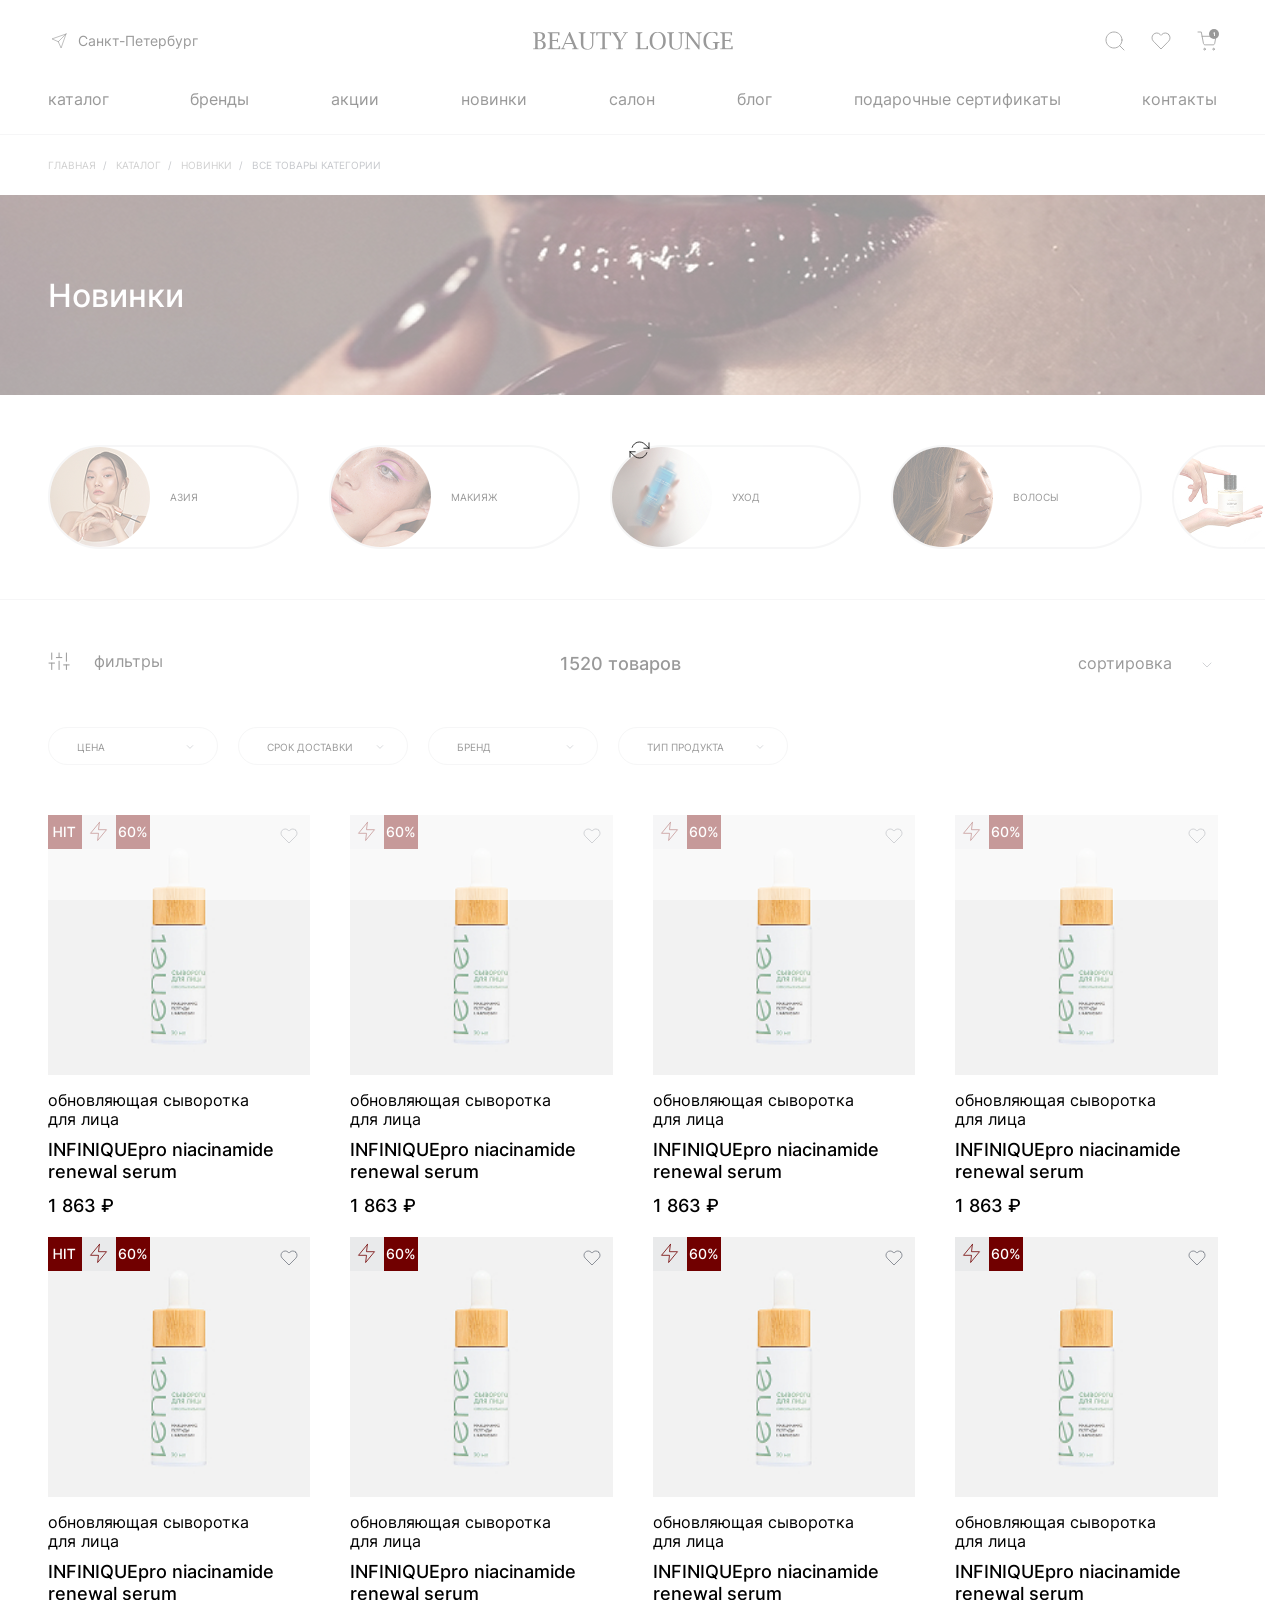
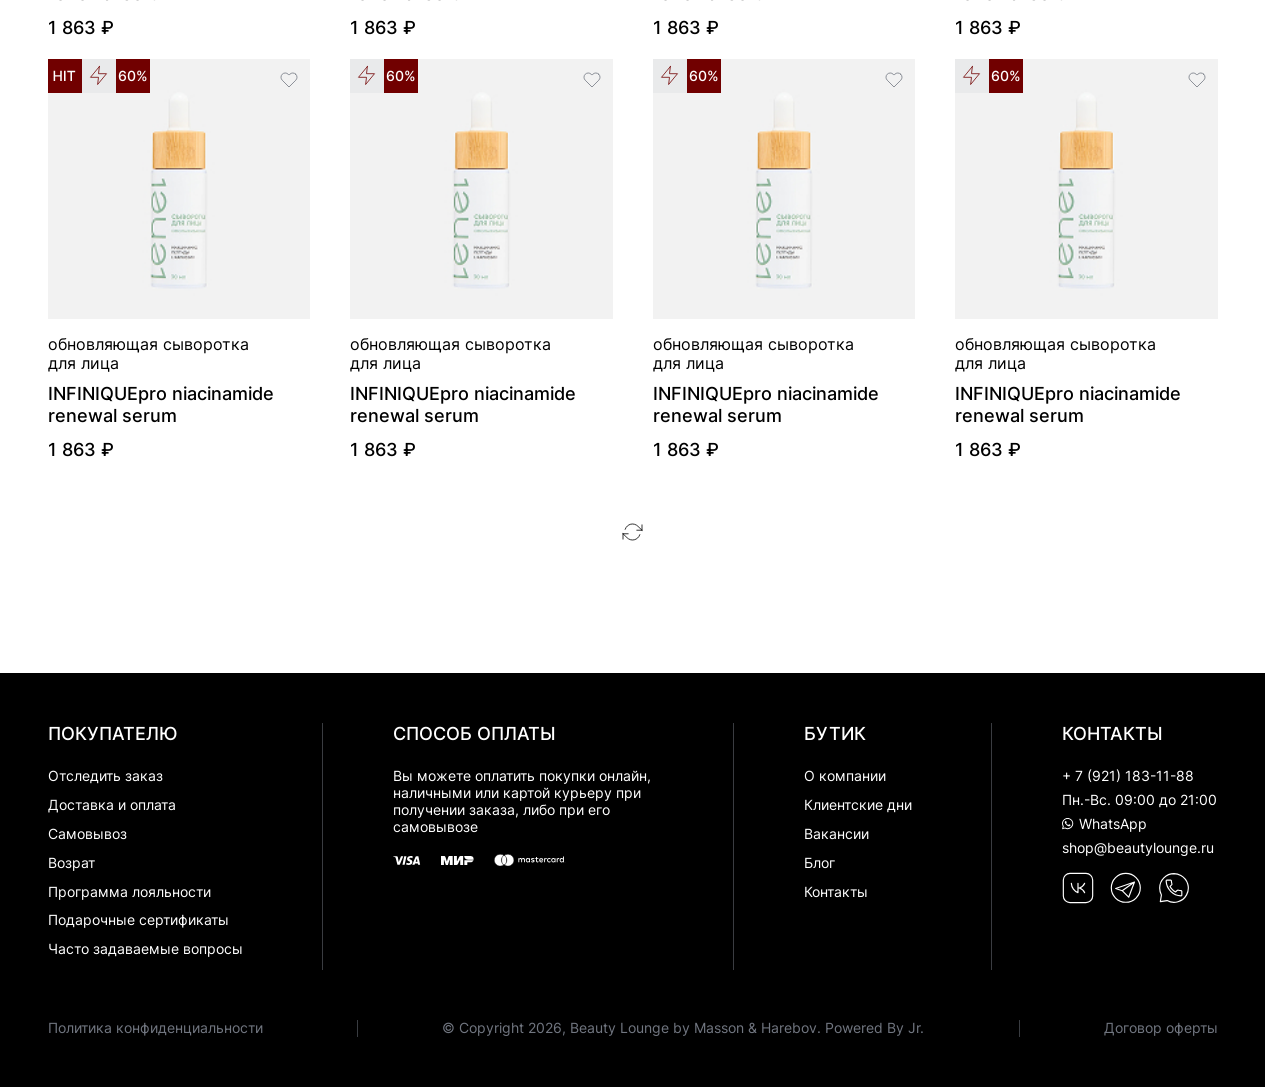
<file: products.html>
<!DOCTYPE html>

<html lang="ru">

<head>
	<meta charset="utf-8" />
	<title>products</title>
	<meta name="description" content="" />
	<meta http-equiv="X-UA-Compatible" content="IE=edge" />
	<meta name="viewport" content="width=device-width, initial-scale=1.0, maximum-scale=1.0, user-scalable=no">
    

    <link rel="stylesheet" href="css/fontawesome-all.css" />
    <link rel="stylesheet" href="css/slick.css" />
    <link rel="stylesheet" href="css/slick-theme.css" />
    <link rel="stylesheet" href="css/jquery.fancybox.css" />
    <link rel="stylesheet" href="css/select2.min.css" />
    <link rel="stylesheet" href="css/fonts.css" />
    <link rel="stylesheet" href="css/reset.css" />
    <link rel="stylesheet" href="css/style.css" />
    <link rel="stylesheet" href="css/media.css" />
	
	

</head>
<body>

    <div id="preloader">
        <div class="loader"></div>
    </div>   
    
    <!-- HEADER
    ================================= -->
    <div class="header">
        <div class="header__top">
            <div class="container">
                <div class="cols">
                    <div class="col col_left">
                        <div class="items">
                            <div class="item hidd1200">
                                <div class="header__place">Cанкт-Петербург</div>
                            </div>
                            <div class="item show1200">
                                <div class="burger"></div>
                            </div>
                            <div class="item show1200">
                                <div class="header-search btn-search-mob"></div>
                            </div>
                        </div>
                    </div>
                    <div class="col col_right">
                        <div class="items">
                            <div class="item hidd1200">
                                <a class="header-search" href=""></a>
                            </div>
                            <div class="item">
                                <a class="header-fav" href=""></a>
                            </div>
                            <div class="item">
                                <a class="header-cart" href=""><span class="num">1</span></a>
                            </div>
                        </div>
                    </div>
                </div>
                <div class="logo">
                    <a href="">
                        <img src="img/header/logo_mob.svg" alt="">
                    </a>
                </div>
            </div>            
        </div>
        <div class="header__bottom hidd1200">
            <div class="container">
                <div class="nav">
                    <ul>
                        <li><a href="">каталог</a>
                            <div class="nav-drop">
                                <div class="container">
                                    <ul>
                                        <li><a href="">новинки <i></i></a>
                                            <ul>
                                                <li><a href="">все товары категории</a></li>
                                                <li><a href="">азия</a></li>
                                                <li><a href="">макияж</a></li>
                                                <li><a href="">уход</a></li>
                                                <li><a href="">волосы</a></li>
                                                <li><a href="">парфюмерия</a></li>
                                                <li><a href="">натуральная косметика</a></li>
                                                <li><a href="">для дома</a></li>
                                                <li><a href="">украшения</a></li>
                                                <li><a href="">бады и витамины</a></li>
                                            </ul>
                                        </li>
                                        <li><a href="">наша коллекция <i></i></a></li>
                                        <li><a href="">новые бернды <i></i></a></li>
                                        <li><a href="">макияж <i></i></a></li>
                                        <li><a href="">для мужчин <i></i></a></li>
                                        <li><a href="">уход <i></i></a></li>
                                        <li><a href="">парфюмерия <i></i></a></li>
                                        <li><a href="">волосы <i></i></a></li>
                                        <li><a href="">азия <i></i></a></li>
                                        <li><a href="">техника <i></i></a></li>
                                        <li><a href="">для дома <i></i></a></li>
                                        <li><a href="">украшения <i></i></a></li>
                                        <li><a href="">одежда и аксессуары <i></i></a></li>
                                        <li><a href="">продукты питания <i></i></a></li>
                                        <li><a href="">здоровье <i></i></a></li>
                                        <li><a href="">маникюр и педикюр <i></i></a></li>
                                        <li><a href="">натуральная косметика <i></i></a></li>
                                        <li><a href="">товары 18+ <i></i></a></li>
                                    </ul>
                                </div>
                            </div>
                        </li>
                        <li><a href="">бренды</a></li>
                        <li><a href="">акции</a></li>
                        <li><a href="">новинки</a></li>
                        <li><a href="">салон</a></li>
                        <li><a href="">блог</a></li>
                        <li><a href="">подарочные сертификаты</a></li>
                        <li><a href="">контакты</a></li>
                    </ul>
                </div>
            </div>
        </div>
        <div class="menu-mob">
            <div class="header__place">Cанкт-Петербург</div>
            <div class="nav-mob">
                <div class="nav-mob__level-1">
                    <ul>
                        <li><a href="" class="open-1" data-openid_1="level-2_1">каталог <i></i></a></li>
                        <li><a href="">бренды <i></i></a></li>
                        <li><a href="">акции <i></i></a></li>
                        <li><a href="">новинки <i></i></a></li>
                        <li><a href="">салон <i></i></a></li>
                        <li><a href="">блог <i></i></a></li>
                        <li><a href="">подарочные сертификаты <i></i></a></li>
                        <li><a href="">контакты <i></i></a></li>
                    </ul>
                </div>
                <div class="nav-mob__level-2" id="level-2_1">
                    <div class="level-back level-back-1"><i></i> каталог</div>
                    <ul>
                        <li><a href="" class="open-2" data-openid_2="level-3_1">новинки <i></i></a></li>
                        <li><a href="">наша коллекция <i></i></a></li>
                        <li><a href="">новые бернды <i></i></a></li>
                        <li><a href="">макияж <i></i></a></li>
                        <li><a href="">для мужчин <i></i></a></li>
                        <li><a href="">уход <i></i></a></li>
                        <li><a href="">парфюмерия <i></i></a></li>
                        <li><a href="">волосы <i></i></a></li>
                        <li><a href="">азия <i></i></a></li>
                        <li><a href="">техника <i></i></a></li>
                        <li><a href="">для дома <i></i></a></li>
                        <li><a href="">украшения <i></i></a></li>
                        <li><a href="">одежда и аксессуары <i></i></a></li>
                        <li><a href="">продукты питания <i></i></a></li>
                        <li><a href="">здоровье <i></i></a></li>
                        <li><a href="">маникюр и педикюр <i></i></a></li>
                        <li><a href="">натуральная косметика <i></i></a></li>
                        <li><a href="">товары 18+ <i></i></a></li>
                    </ul>
                </div>
                <div class="nav-mob__level-3" id="level-3_1">
                    <div class="level-back level-back-2"><i></i> новинки</div>
                    <ul>
                        <li><a href="">все товары категории <i></i></a></li>
                        <li><a href="">азия</a></li>
                        <li><a href="">макияж</a></li>
                        <li><a href="">уход</a></li>
                        <li><a href="">волосы</a></li>
                        <li><a href="">парфюмерия</a></li>
                        <li><a href="">натуральная косметика</a></li>
                        <li><a href="">для дома</a></li>
                        <li><a href="">украшения</a></li>
                        <li><a href="">бады и витамины</a></li>
                    </ul>
                </div>
            </div>
            <div class="bottom">
                <div class="sub">личный кабинет</div>
                <div class="user">
                    <a href=""><i></i> Константин Константинович</a>
                </div>
                <a href="" class="btn btn-border user__btn"><i class="ar-right-black"></i> выйти из аккаунта</a>
            </div>
        </div>
        <div class="search-drop">
            <form>
                <input type="text" name="" placeholder="Поиск по сайту">
                <button class="btn search-drop__btn"></button>
            </form>
        </div>
    </div>

    <!-- CONTENT
    ================================= -->
    <div class="content">
        <div class="back-mob">
            <a href=""><i></i> главная</a>
        </div>
        <div class="content__top hidd1200">
            <div class="container">
                <div class="breadcrumbs">
                    <ul>
                        <li><a href="">главная</a></li>
                        <li><a href="">каталог</a></li>
                        <li><a href="">новинки</a></li>
                        <li>все товары категории</li>
                    </ul>                
                </div>
            </div>
        </div>
        <div class="page-head">
            <div class="pic">
                <img src="img/page-head/pic_1.jpg" alt="">
            </div>
            <div class="container">
                <div class="in">
                    <div class="vert">
                        <h1 class="title">Новинки</h1>
                    </div>
                </div>
            </div>
        </div>
        <div class="content__section border overflow-hidden">
            <div class="container">
                <div class="cat cat-slider">
                    <div class="slider-wrap">
                        <div class="cat-slider-1">
                            <div class="slide">
                                <div class="item">
                                    <a href="">
                                        <div class="in">
                                            <div class="pic">
                                                <img src="img/cat/pic_1.jpg" alt="">
                                            </div>
                                            <div class="right">
                                                <div class="title">азия</div>
                                            </div>
                                        </div>
                                    </a>
                                </div>
                            </div>
                            <div class="slide">
                                <div class="item">
                                    <a href="">
                                        <div class="in">
                                            <div class="pic">
                                                <img src="img/cat/pic_2.jpg" alt="">
                                            </div>
                                            <div class="right">
                                                <div class="title">макияж</div>
                                            </div>
                                        </div>
                                    </a>
                                </div>
                            </div>
                            <div class="slide">
                                <div class="item">
                                    <a href="">
                                        <div class="in">
                                            <div class="pic">
                                                <img src="img/cat/pic_3.jpg" alt="">
                                            </div>
                                            <div class="right">
                                                <div class="title">уход</div>
                                            </div>
                                        </div>
                                    </a>
                                </div>
                            </div>
                            <div class="slide">
                                <div class="item">
                                    <a href="">
                                        <div class="in">
                                            <div class="pic">
                                                <img src="img/cat/pic_4.jpg" alt="">
                                            </div>
                                            <div class="right">
                                                <div class="title">волосы</div>
                                            </div>
                                        </div>
                                    </a>
                                </div>
                            </div>
                            <div class="slide">
                                <div class="item">
                                    <a href="">
                                        <div class="in">
                                            <div class="pic">
                                                <img src="img/cat/pic_5.jpg" alt="">
                                            </div>
                                            <div class="right">
                                                <div class="title">парфюмерия</div>
                                            </div>
                                        </div>
                                    </a>
                                </div>
                            </div>
                            <div class="slide">
                                <div class="item">
                                    <a href="">
                                        <div class="in">
                                            <div class="pic">
                                                <img src="img/cat/pic_6.jpg" alt="">
                                            </div>
                                            <div class="right">
                                                <div class="title">натуральная косметика</div>
                                            </div>
                                        </div>
                                    </a>
                                </div>
                            </div>
                            <div class="slide">
                                <div class="item">
                                    <a href="">
                                        <div class="in">
                                            <div class="pic">
                                                <img src="img/cat/pic_2.jpg" alt="">
                                            </div>
                                            <div class="right">
                                                <div class="title">макияж</div>
                                            </div>
                                        </div>
                                    </a>
                                </div>
                            </div>
                            <div class="slide">
                                <div class="item">
                                    <a href="">
                                        <div class="in">
                                            <div class="pic">
                                                <img src="img/cat/pic_3.jpg" alt="">
                                            </div>
                                            <div class="right">
                                                <div class="title">уход</div>
                                            </div>
                                        </div>
                                    </a>
                                </div>
                            </div>
                            <div class="slide">
                                <div class="item">
                                    <a href="">
                                        <div class="in">
                                            <div class="pic">
                                                <img src="img/cat/pic_4.jpg" alt="">
                                            </div>
                                            <div class="right">
                                                <div class="title">волосы</div>
                                            </div>
                                        </div>
                                    </a>
                                </div>
                            </div>
                        </div>
                    </div>
                </div>
            </div>
        </div>
        <div class="content__section">
            <div class="container">
                <div class="panel">
                    <div class="panel__top">
                        <div class="cols">
                            <div class="col">
                                <div class="filter-wrap">
                                    <div class="btn btn-filter"><i></i> <span>фильтры</span></div>
                                    <div class="filter">
                                        <div class="filter__top">
                                            <div class="filter__title">фильтры</div>
                                            <div class="filter-close"></div>            
                                        </div>
                                        <div class="minmax">
                                            <div class="minmax__item">
                                                <input type="text" id="minCost1" value="1000"/><span>₽</span>
                                            </div>
                                            <div class="minmax__item">
                                                <input type="text" id="maxCost1" value="1000000"/><span>₽</span>
                                            </div>
                                        </div> 
                                        <div class="runner">
                                            <div id="range1"></div> 
                                        </div>
                                        <div class="acc">
                                            <div class="acc__item">
                                                <div class="acc__top"><i></i> срок доставки</div>
                                                <div class="acc__full">
                                                    <div class="check"><label>        
                                                        <input type="checkbox" name="1" checked><i></i><span>завтра</span></label>          
                                                    </div>
                                                    <div class="check"><label>        
                                                        <input type="checkbox" name="1"><i></i><span>до 3 дней</span></label>          
                                                    </div>
                                                </div>
                                            </div>
                                            <div class="acc__item">
                                                <div class="acc__top"><i></i> бренд</div>
                                                <div class="acc__full">
                                                    <div class="check"><label>        
                                                        <input type="checkbox" name="2" checked><i></i><span>бренд</span></label>          
                                                    </div>
                                                    <div class="check"><label>        
                                                        <input type="checkbox" name="2"><i></i><span>бренд</span></label>          
                                                    </div>
                                                </div>
                                            </div>
                                            <div class="acc__item">
                                                <div class="acc__top"><i></i> тип продукта</div>
                                                <div class="acc__full">
                                                    <div class="check"><label>        
                                                        <input type="checkbox" name="3" checked><i></i><span>продукт</span></label>          
                                                    </div>
                                                    <div class="check"><label>        
                                                        <input type="checkbox" name="3"><i></i><span>продукт</span></label>          
                                                    </div>
                                                </div>
                                            </div>
                                            <div class="acc__item">
                                                <div class="acc__top"><i></i> для кого</div>
                                                <div class="acc__full">
                                                    <div class="check"><label>        
                                                        <input type="checkbox" name="4" checked><i></i><span>тип</span></label>          
                                                    </div>
                                                    <div class="check"><label>        
                                                        <input type="checkbox" name="4"><i></i><span>тип</span></label>          
                                                    </div>
                                                </div>
                                            </div>
                                            <div class="acc__item">
                                                <div class="acc__top"><i></i> область применения</div>
                                                <div class="acc__full">
                                                    <div class="check"><label>        
                                                        <input type="checkbox" name="5" checked><i></i><span>тип</span></label>          
                                                    </div>
                                                    <div class="check"><label>        
                                                        <input type="checkbox" name="5"><i></i><span>тип</span></label>          
                                                    </div>
                                                </div>
                                            </div>
                                            <div class="acc__item">
                                                <div class="acc__top"><i></i> тип кожи</div>
                                                <div class="acc__full">
                                                    <div class="check"><label>        
                                                        <input type="checkbox" name="6" checked><i></i><span>тип</span></label>          
                                                    </div>
                                                    <div class="check"><label>        
                                                        <input type="checkbox" name="6"><i></i><span>тип</span></label>          
                                                    </div>
                                                </div>
                                            </div>
                                            <div class="acc__item">
                                                <div class="acc__top"><i></i> тип волос</div>
                                                <div class="acc__full">
                                                    <div class="check"><label>        
                                                        <input type="checkbox" name="7" checked><i></i><span>тип</span></label>          
                                                    </div>
                                                    <div class="check"><label>        
                                                        <input type="checkbox" name="7"><i></i><span>тип</span></label>          
                                                    </div>
                                                </div>
                                            </div>
                                        </div>
                                        <button class="btn btn-black filter__btn">показать 1 039 товаров</button>
                                    </div>
                                </div>
                            </div>
                            <div class="col">
                                <div class="panel__sum">1520 товаров</div>
                            </div>
                            <div class="col">
                                <div class="btn btn-sorting"><span>сортировка</span> <i></i></div>
                            </div>
                        </div>
                    </div>
                    <div class="sorting-drop">
                        <div class="sorting">
                            <div class="sorting__item">
                                <div class="select-wrap">
                                    <select class="select_1" data-placeholder="цена" style="width: 100%;" >
                                        <option></option>
                                        <option>Пункт 1</option>
                                        <option>Пункт 2</option>
                                        <option>Пункт 3</option>
                                        <option>Пункт 4</option>
                                        <option>Пункт 5</option>
                                        <option>Пункт 6</option>
                                    </select>
                                </div>
                            </div>
                            <div class="sorting__item">
                                <div class="select-wrap">
                                    <select class="select_2" data-placeholder="срок доставки" style="width: 100%;" >
                                        <option></option>
                                        <option>Пункт 1</option>
                                        <option>Пункт 2</option>
                                        <option>Пункт 3</option>
                                        <option>Пункт 4</option>
                                        <option>Пункт 5</option>
                                        <option>Пункт 6</option>
                                    </select>
                                </div>
                            </div>
                            <div class="sorting__item">
                                <div class="select-wrap">
                                    <select class="select_3" data-placeholder="бренд" style="width: 100%;" >
                                        <option></option>
                                        <option>Пункт 1</option>
                                        <option>Пункт 2</option>
                                        <option>Пункт 3</option>
                                        <option>Пункт 4</option>
                                        <option>Пункт 5</option>
                                        <option>Пункт 6</option>
                                    </select>
                                </div>
                            </div>
                            <div class="sorting__item">
                                <div class="select-wrap">
                                    <select class="select_4" data-placeholder="тип продукта" style="width: 100%;" >
                                        <option></option>
                                        <option>Пункт 1</option>
                                        <option>Пункт 2</option>
                                        <option>Пункт 3</option>
                                        <option>Пункт 4</option>
                                        <option>Пункт 5</option>
                                        <option>Пункт 6</option>
                                    </select>
                                </div>
                            </div>
                        </div>
                    </div>
                </div>

                <div class="products">
                    <div class="items">
                        <div class="item">
                            <div class="in">
                                <div class="shild">
                                    <div class="shild__item hit"></div>
                                    <div class="shild__item flash"></div>
                                    <div class="shild__item sale">60%</div>
                                </div>
                                <div class="btn btn-fav"></div>
                                <div class="pic">
                                    <img src="img/products/pic_1.jpg" alt="">
                                </div>
                                <div class="bottom">
                                    <div class="btn-products-add"></div>
                                    <div class="sub">
                                        <a href="">обновляющая сыворотка<br> для лица</a>
                                    </div>
                                    <div class="title">
                                        <a href="">INFINIQUEpro niacinamide renewal serum</a>
                                    </div>
                                    <div class="price">1 863 ₽</div>
                                </div>
                            </div>
                        </div>
                        <div class="item">
                            <div class="in">
                                <div class="shild">                                    
                                    <div class="shild__item flash"></div>
                                    <div class="shild__item sale">60%</div>
                                </div>
                                <div class="btn btn-fav"></div>
                                <div class="pic">
                                    <img src="img/products/pic_1.jpg" alt="">
                                </div>
                                <div class="bottom">
                                    <div class="btn-products-add"></div>
                                    <div class="sub">
                                        <a href="">обновляющая сыворотка<br> для лица</a>
                                    </div>
                                    <div class="title">
                                        <a href="">INFINIQUEpro niacinamide renewal serum</a>
                                    </div>
                                    <div class="price">1 863 ₽</div>
                                </div>
                            </div>
                        </div>
                        <div class="item">
                            <div class="in">
                                <div class="shild">                                    
                                    <div class="shild__item flash"></div>
                                    <div class="shild__item sale">60%</div>
                                </div>
                                <div class="btn btn-fav"></div>
                                <div class="pic">
                                    <img src="img/products/pic_1.jpg" alt="">
                                </div>
                                <div class="bottom">
                                    <div class="btn-products-add"></div>
                                    <div class="sub">
                                        <a href="">обновляющая сыворотка<br> для лица</a>
                                    </div>
                                    <div class="title">
                                        <a href="">INFINIQUEpro niacinamide renewal serum</a>
                                    </div>
                                    <div class="price">1 863 ₽</div>
                                </div>
                            </div>
                        </div>
                        <div class="item">
                            <div class="in">
                                <div class="shild">                                    
                                    <div class="shild__item flash"></div>
                                    <div class="shild__item sale">60%</div>
                                </div>
                                <div class="btn btn-fav"></div>
                                <div class="pic">
                                    <img src="img/products/pic_1.jpg" alt="">
                                </div>
                                <div class="bottom">
                                    <div class="btn-products-add"></div>
                                    <div class="sub">
                                        <a href="">обновляющая сыворотка<br> для лица</a>
                                    </div>
                                    <div class="title">
                                        <a href="">INFINIQUEpro niacinamide renewal serum</a>
                                    </div>
                                    <div class="price">1 863 ₽</div>
                                </div>
                            </div>
                        </div>
                        <div class="item">
                            <div class="in">
                                <div class="shild">
                                    <div class="shild__item hit"></div>
                                    <div class="shild__item flash"></div>
                                    <div class="shild__item sale">60%</div>
                                </div>
                                <div class="btn btn-fav"></div>
                                <div class="pic">
                                    <img src="img/products/pic_1.jpg" alt="">
                                </div>
                                <div class="bottom">
                                    <div class="btn-products-add"></div>
                                    <div class="sub">
                                        <a href="">обновляющая сыворотка<br> для лица</a>
                                    </div>
                                    <div class="title">
                                        <a href="">INFINIQUEpro niacinamide renewal serum</a>
                                    </div>
                                    <div class="price">1 863 ₽</div>
                                </div>
                            </div>
                        </div>
                        <div class="item">
                            <div class="in">
                                <div class="shild">                                    
                                    <div class="shild__item flash"></div>
                                    <div class="shild__item sale">60%</div>
                                </div>
                                <div class="btn btn-fav"></div>
                                <div class="pic">
                                    <img src="img/products/pic_1.jpg" alt="">
                                </div>
                                <div class="bottom">
                                    <div class="btn-products-add"></div>
                                    <div class="sub">
                                        <a href="">обновляющая сыворотка<br> для лица</a>
                                    </div>
                                    <div class="title">
                                        <a href="">INFINIQUEpro niacinamide renewal serum</a>
                                    </div>
                                    <div class="price">1 863 ₽</div>
                                </div>
                            </div>
                        </div>
                        <div class="item">
                            <div class="in">
                                <div class="shild">                                    
                                    <div class="shild__item flash"></div>
                                    <div class="shild__item sale">60%</div>
                                </div>
                                <div class="btn btn-fav"></div>
                                <div class="pic">
                                    <img src="img/products/pic_1.jpg" alt="">
                                </div>
                                <div class="bottom">
                                    <div class="btn-products-add"></div>
                                    <div class="sub">
                                        <a href="">обновляющая сыворотка<br> для лица</a>
                                    </div>
                                    <div class="title">
                                        <a href="">INFINIQUEpro niacinamide renewal serum</a>
                                    </div>
                                    <div class="price">1 863 ₽</div>
                                </div>
                            </div>
                        </div>
                        <div class="item">
                            <div class="in">
                                <div class="shild">                                    
                                    <div class="shild__item flash"></div>
                                    <div class="shild__item sale">60%</div>
                                </div>
                                <div class="btn btn-fav"></div>
                                <div class="pic">
                                    <img src="img/products/pic_1.jpg" alt="">
                                </div>
                                <div class="bottom">
                                    <div class="btn-products-add"></div>
                                    <div class="sub">
                                        <a href="">обновляющая сыворотка<br> для лица</a>
                                    </div>
                                    <div class="title">
                                        <a href="">INFINIQUEpro niacinamide renewal serum</a>
                                    </div>
                                    <div class="price">1 863 ₽</div>
                                </div>
                            </div>
                        </div>
                        <div class="item">
                            <div class="in">
                                <div class="shild">
                                    <div class="shild__item hit"></div>
                                    <div class="shild__item flash"></div>
                                    <div class="shild__item sale">60%</div>
                                </div>
                                <div class="btn btn-fav"></div>
                                <div class="pic">
                                    <img src="img/products/pic_1.jpg" alt="">
                                </div>
                                <div class="bottom">
                                    <div class="btn-products-add"></div>
                                    <div class="sub">
                                        <a href="">обновляющая сыворотка<br> для лица</a>
                                    </div>
                                    <div class="title">
                                        <a href="">INFINIQUEpro niacinamide renewal serum</a>
                                    </div>
                                    <div class="price">1 863 ₽</div>
                                </div>
                            </div>
                        </div>
                        <div class="item">
                            <div class="in">
                                <div class="shild">                                    
                                    <div class="shild__item flash"></div>
                                    <div class="shild__item sale">60%</div>
                                </div>
                                <div class="btn btn-fav"></div>
                                <div class="pic">
                                    <img src="img/products/pic_1.jpg" alt="">
                                </div>
                                <div class="bottom">
                                    <div class="btn-products-add"></div>
                                    <div class="sub">
                                        <a href="">обновляющая сыворотка<br> для лица</a>
                                    </div>
                                    <div class="title">
                                        <a href="">INFINIQUEpro niacinamide renewal serum</a>
                                    </div>
                                    <div class="price">1 863 ₽</div>
                                </div>
                            </div>
                        </div>
                        <div class="item">
                            <div class="in">
                                <div class="shild">                                    
                                    <div class="shild__item flash"></div>
                                    <div class="shild__item sale">60%</div>
                                </div>
                                <div class="btn btn-fav"></div>
                                <div class="pic">
                                    <img src="img/products/pic_1.jpg" alt="">
                                </div>
                                <div class="bottom">
                                    <div class="btn-products-add"></div>
                                    <div class="sub">
                                        <a href="">обновляющая сыворотка<br> для лица</a>
                                    </div>
                                    <div class="title">
                                        <a href="">INFINIQUEpro niacinamide renewal serum</a>
                                    </div>
                                    <div class="price">1 863 ₽</div>
                                </div>
                            </div>
                        </div>
                        <div class="item">
                            <div class="in">
                                <div class="shild">                                    
                                    <div class="shild__item flash"></div>
                                    <div class="shild__item sale">60%</div>
                                </div>
                                <div class="btn btn-fav"></div>
                                <div class="pic">
                                    <img src="img/products/pic_1.jpg" alt="">
                                </div>
                                <div class="bottom">
                                    <div class="btn-products-add"></div>
                                    <div class="sub">
                                        <a href="">обновляющая сыворотка<br> для лица</a>
                                    </div>
                                    <div class="title">
                                        <a href="">INFINIQUEpro niacinamide renewal serum</a>
                                    </div>
                                    <div class="price">1 863 ₽</div>
                                </div>
                            </div>
                        </div>
                    </div>
                </div>

                <div class="flex-bot">
                    <button class="btn show-more"></button>
                </div>

            </div>
        </div>
    </div>




    <!-- FOOTER
    ================================= -->
    <div class="footer">
        <div class="show1200">
            <div class="logo">
                <a href="">
                    <img src="img/footer/logo_3.svg" alt="">
                </a>
            </div>
        </div>
        <div class="footer__top">
            <div class="container">
                <div class="cols">
                    <div class="col">
                        <div class="subtitle">ПОКУПАТЕЛЮ</div>
                        <div class="footer__full">
                            <ul class="footer-nav">
                                <li><a href="">Отследить заказ</a></li>
                                <li><a href="">Доставка и оплата</a></li>
                                <li><a href="">Самовывоз</a></li>
                                <li><a href="">Возрат</a></li>
                                <li><a href="">Программа лояльности</a></li>
                                <li><a href="">Подарочные сертификаты</a></li>
                                <li><a href="">Часто задаваемые вопросы</a></li>
                            </ul>
                        </div>
                    </div>
                    <div class="col">
                        <div class="border">
                            <div class="subtitle">СПОСОБ ОПЛАТЫ</div>
                            <div class="footer__full">
                                <p class="max-w">Вы можете оплатить покупки онлайн, наличными или картой курьеру при получении заказа, либо при его самовывозе</p>
                                <div class="pay">
                                    <div class="pay__item">
                                        <img src="img/footer/pay_1.svg" alt="">
                                    </div>
                                    <div class="pay__item">
                                        <img src="img/footer/pay_2.svg" alt="">
                                    </div>
                                    <div class="pay__item">
                                        <img src="img/footer/pay_3.svg" alt="">
                                    </div>
                                </div>
                            </div>
                        </div>
                    </div>
                    <div class="col">
                        <div class="border">
                            <div class="subtitle">БУТИК</div>
                            <div class="footer__full">
                                <ul class="footer-nav">
                                    <li><a href="">О компании</a></li>
                                    <li><a href="">Клиентские дни</a></li>
                                    <li><a href="">Вакансии</a></li>
                                    <li><a href="">Блог</a></li>
                                    <li><a href="">Контакты</a></li>
                                </ul>
                            </div>
                        </div>
                    </div>
                    <div class="col">
                        <div class="border">
                            <div class="subtitle">КОНТАКТЫ</div>
                                <div class="footer__full">
                                <div class="footer__contacts">
                                    <a href="">+ 7 (921) 183-11-88</a>
                                </div>
                                <div class="footer__contacts">Пн.-Вс. 09:00 до 21:00</div>
                                <div class="footer__contacts">
                                    <a href=""><i class="wh-1"></i> WhatsApp</a>
                                </div>
                                <div class="footer__contacts">
                                    <a href="">shop@beautylounge.ru</a>
                                </div>
                            </div>
                            <div class="soc">
                                <div class="soc__item">
                                    <a href="">
                                        <img src="img/footer/vk.svg">
                                    </a>
                                </div>
                                <div class="soc__item">
                                    <a href="">
                                        <img src="img/footer/tg.svg">
                                    </a>
                                </div>
                                <div class="soc__item">
                                    <a href="">
                                        <img src="img/footer/wh.svg">
                                    </a>
                                </div>
                            </div>
                        </div>
                    </div>
                </div>
            </div>
        </div>
        <div class="footer__bottom">
            <div class="container">
                <div class="cols">
                    <div class="col">
                        <p class="m-g">
                            <a href="">Политика конфиденциальности</a>
                        </p>
                    </div>
                    <div class="col">
                        <p>© Copyright 2026, Beauty Lounge by Masson & Harebov. Powered By Jr.</p>
                    </div>
                    <div class="col">
                        <p class="m-g">
                            <a href="">Договор оферты</a>
                        </p>
                    </div>
                </div>
            </div>
        </div>
    </div>
  
    <div class="add">
        <div class="in">
            <div class="pic">
                <img src="img/products/pic_1.jpg" alt="">
            </div>
            <div class="right">
                <div class="comp"><i></i> добавлен в корзину</div>
                <div class="title">INFINIQUE pro</div>
                <p>30 мл</p>
            </div>
        </div>
    </div>
      
  
    
    
    <script src="libs/jquery-3.7.1.min.js"></script>
    <!--<script src="https://code.jquery.com/jquery-3.7.1.min.js" integrity="sha256-/JqT3SQfawRcv/BIHPThkBvs0OEvtFFmqPF/lYI/Cxo=" crossorigin="anonymous"></script>-->
    <script src="libs/select2.min.js"></script>
    <script src="libs/jquery-ui.min.js"></script>
    <script src="libs/jquery.fancybox.js"></script>
    <script src="libs/slick.min.js"></script> 
    <script src="libs/jquery.maskedinput.js"></script>
    <script src="js/common.js"></script>
 
    <script>
    $("#range1").slider({
        min: 1000,
        max: 1000000,
        values: [1000,1000000],
        range: true,
        stop: function(event, ui) {
            $("input#minCost1").val($("#range1").slider("values",0));
            $("input#maxCost1").val($("#range1").slider("values",1));
        },
        slide: function(event, ui){
            $("input#minCost1").val($("#range1").slider("values",0));
            $("input#maxCost1").val($("#range1").slider("values",1));
        }
    });
    

    
    </script>
   
    
</body>
</html>
</file>
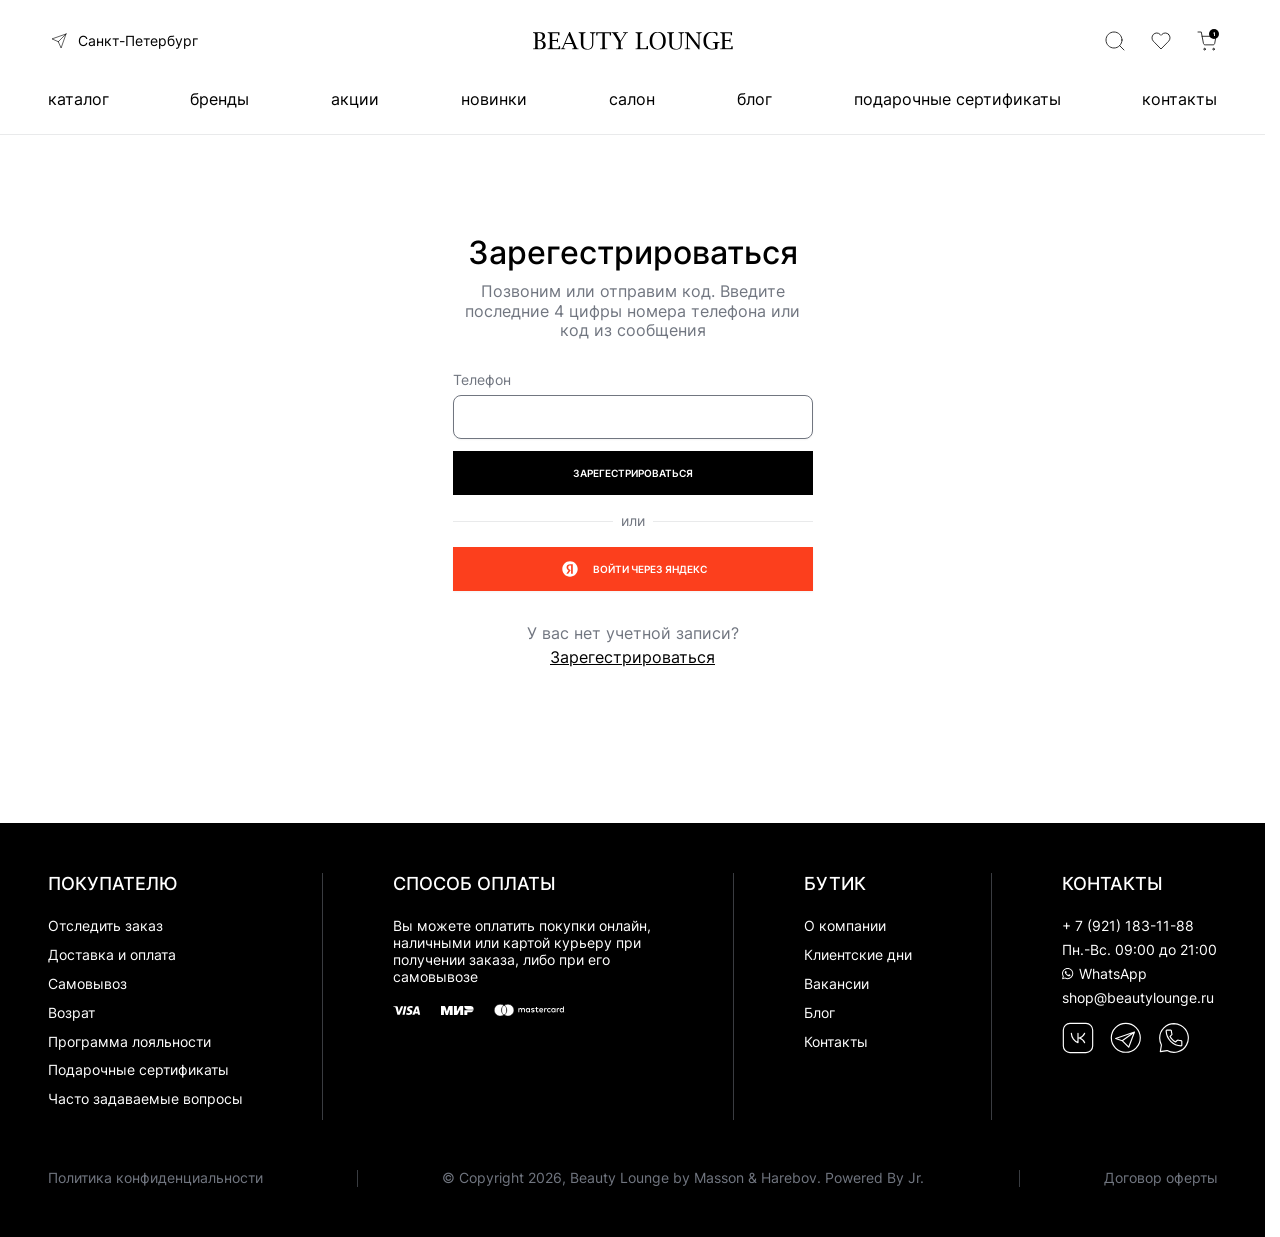
<file: sign_up.html>
<!DOCTYPE html>

<html lang="ru">

<head>
	<meta charset="utf-8" />
	<title>sign_up</title>
	<meta name="description" content="" />
	<meta http-equiv="X-UA-Compatible" content="IE=edge" />
	<meta name="viewport" content="width=device-width, initial-scale=1.0, maximum-scale=1.0, user-scalable=no">
    

    <link rel="stylesheet" href="css/fontawesome-all.css" />
    <link rel="stylesheet" href="css/slick.css" />
    <link rel="stylesheet" href="css/slick-theme.css" />
    <link rel="stylesheet" href="css/jquery.fancybox.css" />
    <link rel="stylesheet" href="css/select2.min.css" />
    <link rel="stylesheet" href="css/fonts.css" />
    <link rel="stylesheet" href="css/reset.css" />
    <link rel="stylesheet" href="css/style.css" />
    <link rel="stylesheet" href="css/media.css" />
	
	

</head>
<body>

    
    
    <!-- HEADER
    ================================= -->
    <div class="header">
        <div class="header__top">
            <div class="container">
                <div class="cols">
                    <div class="col col_left">
                        <div class="items">
                            <div class="item hidd1200">
                                <div class="header__place">Cанкт-Петербург</div>
                            </div>
                            <div class="item show1200">
                                <div class="burger"></div>
                            </div>
                            <div class="item show1200">
                                <div class="header-search btn-search-mob"></div>
                            </div>
                        </div>
                    </div>
                    <div class="col col_right">
                        <div class="items">
                            <div class="item hidd1200">
                                <a class="header-search" href=""></a>
                            </div>
                            <div class="item">
                                <a class="header-fav" href=""></a>
                            </div>
                            <div class="item">
                                <a class="header-cart" href=""><span class="num">1</span></a>
                            </div>
                        </div>
                    </div>
                </div>
                <div class="logo">
                    <a href="">
                        <img src="img/header/logo_mob.svg" alt="">
                    </a>
                </div>
            </div>            
        </div>
        <div class="header__bottom hidd1200">
            <div class="container">
                <div class="nav">
                    <ul>
                        <li><a href="">каталог</a>
                            <div class="nav-drop">
                                <div class="container">
                                    <ul>
                                        <li><a href="">новинки <i></i></a>
                                            <ul>
                                                <li><a href="">все товары категории</a></li>
                                                <li><a href="">азия</a></li>
                                                <li><a href="">макияж</a></li>
                                                <li><a href="">уход</a></li>
                                                <li><a href="">волосы</a></li>
                                                <li><a href="">парфюмерия</a></li>
                                                <li><a href="">натуральная косметика</a></li>
                                                <li><a href="">для дома</a></li>
                                                <li><a href="">украшения</a></li>
                                                <li><a href="">бады и витамины</a></li>
                                            </ul>
                                        </li>
                                        <li><a href="">наша коллекция <i></i></a></li>
                                        <li><a href="">новые бернды <i></i></a></li>
                                        <li><a href="">макияж <i></i></a></li>
                                        <li><a href="">для мужчин <i></i></a></li>
                                        <li><a href="">уход <i></i></a></li>
                                        <li><a href="">парфюмерия <i></i></a></li>
                                        <li><a href="">волосы <i></i></a></li>
                                        <li><a href="">азия <i></i></a></li>
                                        <li><a href="">техника <i></i></a></li>
                                        <li><a href="">для дома <i></i></a></li>
                                        <li><a href="">украшения <i></i></a></li>
                                        <li><a href="">одежда и аксессуары <i></i></a></li>
                                        <li><a href="">продукты питания <i></i></a></li>
                                        <li><a href="">здоровье <i></i></a></li>
                                        <li><a href="">маникюр и педикюр <i></i></a></li>
                                        <li><a href="">натуральная косметика <i></i></a></li>
                                        <li><a href="">товары 18+ <i></i></a></li>
                                    </ul>
                                </div>
                            </div>
                        </li>
                        <li><a href="">бренды</a></li>
                        <li><a href="">акции</a></li>
                        <li><a href="">новинки</a></li>
                        <li><a href="">салон</a></li>
                        <li><a href="">блог</a></li>
                        <li><a href="">подарочные сертификаты</a></li>
                        <li><a href="">контакты</a></li>
                    </ul>
                </div>
            </div>
        </div>
        <div class="menu-mob">
            <div class="header__place">Cанкт-Петербург</div>
            <div class="nav-mob">
                <div class="nav-mob__level-1">
                    <ul>
                        <li><a href="" class="open-1" data-openid_1="level-2_1">каталог <i></i></a></li>
                        <li><a href="">бренды <i></i></a></li>
                        <li><a href="">акции <i></i></a></li>
                        <li><a href="">новинки <i></i></a></li>
                        <li><a href="">салон <i></i></a></li>
                        <li><a href="">блог <i></i></a></li>
                        <li><a href="">подарочные сертификаты <i></i></a></li>
                        <li><a href="">контакты <i></i></a></li>
                    </ul>
                </div>
                <div class="nav-mob__level-2" id="level-2_1">
                    <div class="level-back level-back-1"><i></i> каталог</div>
                    <ul>
                        <li><a href="" class="open-2" data-openid_2="level-3_1">новинки <i></i></a></li>
                        <li><a href="">наша коллекция <i></i></a></li>
                        <li><a href="">новые бернды <i></i></a></li>
                        <li><a href="">макияж <i></i></a></li>
                        <li><a href="">для мужчин <i></i></a></li>
                        <li><a href="">уход <i></i></a></li>
                        <li><a href="">парфюмерия <i></i></a></li>
                        <li><a href="">волосы <i></i></a></li>
                        <li><a href="">азия <i></i></a></li>
                        <li><a href="">техника <i></i></a></li>
                        <li><a href="">для дома <i></i></a></li>
                        <li><a href="">украшения <i></i></a></li>
                        <li><a href="">одежда и аксессуары <i></i></a></li>
                        <li><a href="">продукты питания <i></i></a></li>
                        <li><a href="">здоровье <i></i></a></li>
                        <li><a href="">маникюр и педикюр <i></i></a></li>
                        <li><a href="">натуральная косметика <i></i></a></li>
                        <li><a href="">товары 18+ <i></i></a></li>
                    </ul>
                </div>
                <div class="nav-mob__level-3" id="level-3_1">
                    <div class="level-back level-back-2"><i></i> новинки</div>
                    <ul>
                        <li><a href="">все товары категории <i></i></a></li>
                        <li><a href="">азия</a></li>
                        <li><a href="">макияж</a></li>
                        <li><a href="">уход</a></li>
                        <li><a href="">волосы</a></li>
                        <li><a href="">парфюмерия</a></li>
                        <li><a href="">натуральная косметика</a></li>
                        <li><a href="">для дома</a></li>
                        <li><a href="">украшения</a></li>
                        <li><a href="">бады и витамины</a></li>
                    </ul>
                </div>
            </div>
            <div class="bottom">
                <div class="sub">личный кабинет</div>
                <div class="user">
                    <a href=""><i></i> Константин Константинович</a>
                </div>
                <a href="" class="btn btn-border user__btn"><i class="ar-right-black"></i> выйти из аккаунта</a>
            </div>
        </div>
        <div class="search-drop">
            <form>
                <input type="text" name="" placeholder="Поиск по сайту">
                <button class="btn search-drop__btn"></button>
            </form>
        </div>
    </div>

    <!-- CONTENT
    ================================= -->
    <div class="content">
        <div class="content__section">
            <div class="container">
                <div class="inter">
                    <div class="title">Зарегестрироваться</div>
                    <p class="sub">Позвоним или отправим код. Введите последние 4 цифры номера телефона или код из сообщения</p>
                    <form>
                        <div class="form-group">
                            <label class="label">Телефон</label>
                            <input class="mask" type="text" name="" placeholder="">
                        </div>
                        <button class="btn btn-black inter__btn">зарегестрироваться</button>
                        <div class="or"><span>или</span></div>
                        <a href="" class="btn btn-red btn-ya"><i></i> войти через яндекс</a>
                    </form>
                    <p class="fote">У вас нет учетной записи?<br> <a href="">Зарегестрироваться</a></p>
                </div>
            </div>
        </div>
    </div>

    

    <!-- FOOTER
    ================================= -->
    <div class="footer">
        <div class="show1200">
            <div class="logo">
                <a href="">
                    <img src="img/footer/logo_3.svg" alt="">
                </a>
            </div>
        </div>
        <div class="footer__top">
            <div class="container">
                <div class="cols">
                    <div class="col">
                        <div class="subtitle">ПОКУПАТЕЛЮ</div>
                        <div class="footer__full">
                            <ul class="footer-nav">
                                <li><a href="">Отследить заказ</a></li>
                                <li><a href="">Доставка и оплата</a></li>
                                <li><a href="">Самовывоз</a></li>
                                <li><a href="">Возрат</a></li>
                                <li><a href="">Программа лояльности</a></li>
                                <li><a href="">Подарочные сертификаты</a></li>
                                <li><a href="">Часто задаваемые вопросы</a></li>
                            </ul>
                        </div>
                    </div>
                    <div class="col">
                        <div class="border">
                            <div class="subtitle">СПОСОБ ОПЛАТЫ</div>
                            <div class="footer__full">
                                <p class="max-w">Вы можете оплатить покупки онлайн, наличными или картой курьеру при получении заказа, либо при его самовывозе</p>
                                <div class="pay">
                                    <div class="pay__item">
                                        <img src="img/footer/pay_1.svg" alt="">
                                    </div>
                                    <div class="pay__item">
                                        <img src="img/footer/pay_2.svg" alt="">
                                    </div>
                                    <div class="pay__item">
                                        <img src="img/footer/pay_3.svg" alt="">
                                    </div>
                                </div>
                            </div>
                        </div>
                    </div>
                    <div class="col">
                        <div class="border">
                            <div class="subtitle">БУТИК</div>
                            <div class="footer__full">
                                <ul class="footer-nav">
                                    <li><a href="">О компании</a></li>
                                    <li><a href="">Клиентские дни</a></li>
                                    <li><a href="">Вакансии</a></li>
                                    <li><a href="">Блог</a></li>
                                    <li><a href="">Контакты</a></li>
                                </ul>
                            </div>
                        </div>
                    </div>
                    <div class="col">
                        <div class="border">
                            <div class="subtitle">КОНТАКТЫ</div>
                                <div class="footer__full">
                                <div class="footer__contacts">
                                    <a href="">+ 7 (921) 183-11-88</a>
                                </div>
                                <div class="footer__contacts">Пн.-Вс. 09:00 до 21:00</div>
                                <div class="footer__contacts">
                                    <a href=""><i class="wh-1"></i> WhatsApp</a>
                                </div>
                                <div class="footer__contacts">
                                    <a href="">shop@beautylounge.ru</a>
                                </div>
                            </div>
                            <div class="soc">
                                <div class="soc__item">
                                    <a href="">
                                        <img src="img/footer/vk.svg">
                                    </a>
                                </div>
                                <div class="soc__item">
                                    <a href="">
                                        <img src="img/footer/tg.svg">
                                    </a>
                                </div>
                                <div class="soc__item">
                                    <a href="">
                                        <img src="img/footer/wh.svg">
                                    </a>
                                </div>
                            </div>
                        </div>
                    </div>
                </div>
            </div>
        </div>
        <div class="footer__bottom">
            <div class="container">
                <div class="cols">
                    <div class="col">
                        <p class="m-g">
                            <a href="">Политика конфиденциальности</a>
                        </p>
                    </div>
                    <div class="col">
                        <p>© Copyright 2026, Beauty Lounge by Masson & Harebov. Powered By Jr.</p>
                    </div>
                    <div class="col">
                        <p class="m-g">
                            <a href="">Договор оферты</a>
                        </p>
                    </div>
                </div>
            </div>
        </div>
    </div>
  
 
      
  
    
    
    <script src="libs/jquery-3.7.1.min.js"></script>
    <!--<script src="https://code.jquery.com/jquery-3.7.1.min.js" integrity="sha256-/JqT3SQfawRcv/BIHPThkBvs0OEvtFFmqPF/lYI/Cxo=" crossorigin="anonymous"></script>-->
    <script src="libs/select2.min.js"></script>
    <script src="libs/jquery.fancybox.js"></script>
    <script src="libs/slick.min.js"></script> 
    <script src="libs/jquery.maskedinput.js"></script>
    <script src="js/common.js"></script>
 

   
    
</body>
</html>
</file>
<file: css/fonts.css>
@font-face {
    font-family: 'Inter';
    src: url('../fonts/Inter-Medium.eot');
    src: url('../fonts/Inter-Medium.eot?#iefix') format('embedded-opentype'),
        url('../fonts/Inter-Medium.woff2') format('woff2'),
        url('Inter-Medium.woff') format('woff');
    font-weight: 500;
    font-style: normal;
    font-display: swap;
}

@font-face {
    font-family: 'Inter';
    src: url('../fonts/Inter-Regular.eot');
    src: url('../fonts/Inter-Regular.eot?#iefix') format('embedded-opentype'),
        url('../fonts/Inter-Regular.woff2') format('woff2'),
        url('../fonts/Inter-Regular.woff') format('woff');
    font-weight: normal;
    font-style: normal;
    font-display: swap;
}

@font-face {
    font-family: 'Inter';
    src: url('../fonts/Inter-SemiBold.eot');
    src: url('../fonts/Inter-SemiBold.eot?#iefix') format('embedded-opentype'),
        url('../fonts/Inter-SemiBold.woff2') format('woff2'),
        url('../fonts/Inter-SemiBold.woff') format('woff');
    font-weight: 600;
    font-style: normal;
    font-display: swap;
}

@font-face {
    font-family: 'Inter';
    src: url('../fonts/Inter-Bold.eot');
    src: url('../fonts/Inter-Bold.eot?#iefix') format('embedded-opentype'),
        url('../fonts/Inter-Bold.woff2') format('woff2'),
        url('../fonts/Inter-Bold.woff') format('woff');
    font-weight: bold;
    font-style: normal;
    font-display: swap;
}

@font-face {
    font-family: 'Inter';
    src: url('../fonts/Inter-Thin.eot');
    src: url('../fonts/Inter-Thin.eot?#iefix') format('embedded-opentype'),
        url('../fonts/Inter-Thin.woff2') format('woff2'),
        url('../fonts/Inter-Thin.woff') format('woff');
    font-weight: 100;
    font-style: normal;
    font-display: swap;
}

@font-face {
    font-family: 'Inter';
    src: url('../fonts/Inter-Black.eot');
    src: url('../fonts/Inter-Black.eot?#iefix') format('embedded-opentype'),
        url('../fonts/Inter-Black.woff2') format('woff2'),
        url('../fonts/Inter-Black.woff') format('woff');
    font-weight: 900;
    font-style: normal;
    font-display: swap;
}

@font-face {
    font-family: 'Inter';
    src: url('../fonts/Inter-ExtraBold.eot');
    src: url('../fonts/Inter-ExtraBold.eot?#iefix') format('embedded-opentype'),
        url('../fonts/Inter-ExtraBold.woff2') format('woff2'),
        url('../fonts/Inter-ExtraBold.woff') format('woff');
    font-weight: bold;
    font-style: normal;
    font-display: swap;
}

@font-face {
    font-family: 'Inter';
    src: url('../fonts/Inter-Light.eot');
    src: url('../fonts/Inter-Light.eot?#iefix') format('embedded-opentype'),
        url('../fonts/Inter-Light.woff2') format('woff2'),
        url('../fonts/Inter-Light.woff') format('woff');
    font-weight: 300;
    font-style: normal;
    font-display: swap;
}

@font-face {
    font-family: 'Inter';
    src: url('../fonts/Inter-ExtraLight.eot');
    src: url('../fonts/Inter-ExtraLight.eot?#iefix') format('embedded-opentype'),
        url('../fonts/Inter-ExtraLight.woff2') format('woff2'),
        url('../fonts/Inter-ExtraLight.woff') format('woff');
    font-weight: 200;
    font-style: normal;
    font-display: swap;
}
</file>
<file: css/style.css>
.clearfix:before, .clearfix:after {
    content: '';
    display: table;
}
.clearfix:after {
    clear: both;
}

*::-webkit-input-placeholder {
	color: #717680;
	opacity: 1;
}

*:-moz-placeholder {
	color: #717680;
	opacity: 1;
}
*::-moz-placeholder {
	color: #717680;
	opacity: 1;
}
*:-ms-input-placeholder {
	color: #717680;
	opacity: 1;
}

*{
    box-sizing: border-box;
    -moz-box-sizing: border-box;
}

html{
    scrollbar-gutter: stable;
}

body{
    width: 100%;
    font-size: 16px;
    font-family: 'Inter', sans-serif;
    line-height: 1.3;
    position: relative;
    -webkit-font-smoothing: antialiased;
}

html.no-scroll,
body.no-scroll{
    overflow: hidden;
}

.container{
    width: 100%;
    max-width: 1200px;
    min-width: 320px;
    padding-left: 15px;
    padding-right: 15px;
    margin: 0 auto;
    position: relative;
    z-index: 3;
}

.hidden {
  display: none !important;
}

.label{
    display: block;
    margin-bottom: 6px;
    font-family: 'Inter', sans-serif;
    font-weight: 400;
    font-size: 14px;
    line-height: 1.2;
    color: #717680;
}

.label span{
    color: #710000;
}

.label.error{
    color: #710000;
}

.form-group{
    margin-bottom: 24px;
}

input[type='text'],
input[type='password'],
input[type='search']{
    width: 100%;
    height: 44px;
    padding: 0 12px;
    color: #000;
    font-family: 'Inter', sans-serif;
    font-size: 14px;
    background-color: #fff;
    border: 1px solid #717680;
    box-shadow: 0 1px 2px 0 rgba(10, 13, 18, 0.05);
    border-radius: 8px;
    transition: .3s;
}

textarea{    
    width: 100%;
    height: 120px;
    padding: 12px;
    color: #000;
    font-family: 'Inter', sans-serif;
    font-size: 14px;
    background-color: #fff;
    border: 1px solid #717680;
    box-shadow: 0 1px 2px 0 rgba(10, 13, 18, 0.05);
    border-radius: 8px;
    resize: none;
}

input.error{
    border-color: #710000!important;
}

input:focus{
    outline: none;
}

textarea:focus{
    outline: none;
}

.cols{
    display: flex;
    flex-wrap: wrap;
    margin: 0 -15px;
}

.col{
    padding: 0 15px;
}

.btn{
    display: inline-block;
    font-family: 'Inter', sans-serif;
    border: medium none;
    background: transparent;
    cursor: pointer;
    transition: .3s;
}

.btn-black{
    min-height: 52px;
    display: inline-flex;
    align-items: center;
    justify-content: center;
    padding: 3px 30px;
    background: #000;
    font-weight: 600;
    font-size: 10px;
    line-height: 1.2;
    text-transform: uppercase;
    color: #fff;
    text-align: center;
}

.btn-black:hover{
    background: #998865;
}

.btn-black:active{
    background: #998865;
}

.btn-red{
    min-height: 52px;
    display: inline-flex;
    align-items: center;
    justify-content: center;
    padding: 3px 30px;
    box-shadow: 0 1px 2px 0 rgba(10, 13, 18, 0.05);
    background: #fc3f1d;
    font-weight: 600;
    font-size: 10px;
    line-height: 1.2;
    text-transform: uppercase;
    color: #fff;
    text-align: center;
}

.btn-red:hover,
.btn-red:active{
    opacity: .888;
}

.btn-gray{
    min-height: 52px;
    display: inline-flex;
    align-items: center;
    justify-content: center;
    padding: 3px 30px;
    background: #e9eaeb;
    font-weight: 600;
    font-size: 10px;
    line-height: 1.2;
    text-transform: uppercase;
    color: #000;
    text-align: center;
}

.btn-gray:hover,
.btn-gray:active{
    opacity: .888;
}

.btn-border{
    min-height: 52px;
    display: inline-flex;
    align-items: center;
    justify-content: center;
    padding: 3px 30px;
    background: #fff;
    border: 1px solid #000;
    font-weight: 600;
    font-size: 10px;
    line-height: 1.2;
    text-transform: uppercase;
    color: #000;
    text-align: center;
}

.btn-border:hover,
.btn-border:active{
    opacity: .888;
}

.btn-border .arrow-red{
    width: 22px;
    height: 22px;
    display: block;
    flex-shrink: 0;
    margin-right: 12px;
    background: url(../img/icons/ar-red.svg) center no-repeat;
}

.ar-right-white{
     width: 22px;
    height: 22px;
    display: block;
    flex-shrink: 0;
    margin-right: 12px;
    background: url(../img/action/ar-white.svg) center no-repeat;   
}

.ar-right-black{
     width: 22px;
    height: 22px;
    display: block;
    flex-shrink: 0;
    margin-right: 12px;
    background: url(../img/icons/right.svg) center no-repeat;   
}

button:focus{
    outline: none;
}

.slick-dots{
    position: absolute;
    text-align: center;
    bottom: 8px;    
    width: 100%;
    margin: 0 auto !important;
    padding: 0 !important;
}

.slick-dots li{
    width: auto;
    height: auto;
    margin: 0 2px!important;
    padding: 0!important;
}

.slick-dots li:before{
    display: none;
}

.slick-dots li button{
    width: 4px;
    height: 4px;
    padding: 0;
    overflow: hidden;
    border-radius: 50%;
    background-color: #fff;
    border: 1px solid #f4f4f4;
    opacity: 1;
    text-indent: -9999px;
    transition: .3s;
}

.slick-dots li.slick-active button{
    background-color: #710000;
    border-color: #710000;
}

.rect-dots .slick-dots{
    width: 100%;
    max-width: 1200px;
    display: flex;
    gap: 28px;
    left: 50%;
    transform: translateX(-50%);
    bottom: 25px;
}

.rect-dots .slick-dots li{
    margin: 0!important;
    flex-grow: 1;
}

.rect-dots .slick-dots li button{
    width: 100%;
    height: 2px;
    background: #e9eaeb!important;
    border: none;
}

.rect-dots .slick-dots li.slick-active button{
    background: #e9eaeb!important;
    border: none;
}

.rect-dots .slick-dots li.slick-active button::after{
    content: "";
    height: 100%;
    display: block;
    background-color: #000!important; /* Цвет активной точки/заполнения */
    animation: progressBar 4s linear forwards; /* 4s - время анимации */
    position: absolute;
    top: 0;
    left: 0;
    z-index: 3;
}

@keyframes progressBar{
    0% { width: 0; }
    100% { width: 100%; }
}

.progress-dots .slick-dots{
    width: 100%;
    max-width: 1200px;
    display: flex;
    /*gap: 28px;*/
    left: 50%;
    transform: translateX(-50%);
    bottom: 25px;
}

.progress-dots .slick-dots li{
    width: 100%;
    margin: 0!important;
    flex-grow: 1;
    position: absolute;
    top: 0;
    left: 0;
    z-index: 1;
}

.progress-dots .slick-dots li.slick-active{
    z-index: 3;
}

.progress-dots .slick-dots li button{
    width: 100%;
    height: 2px;
    background: #e9eaeb!important;
    border: none;
}

.progress-dots .slick-dots li.slick-active button{
    background: #e9eaeb!important;
    border: none;
}

.progress-dots .slick-dots li.slick-active button::after{
    content: "";
    height: 100%;
    display: block;
    background-color: #000!important; /* Цвет активной точки/заполнения */
    animation: progressbar 4s linear forwards; /* 4s - время анимации */
    position: absolute;
    top: 0;
    left: 0;
    z-index: 3;
}

@keyframes progressbar{
    0% { width: 0; }
    100% { width: 100%; }
}

.slick-prev, 
.slick-next{
    width: 22px;
    height: 22px;
    z-index: 9;
    top: 50%;
    transform: translateY(-50%);
    transition: .3s;
    border-radius: 0;
    background-position: center !important;
    background-color: transparent !important;
    background-repeat: no-repeat !important;
}

.slick-prev:before,
.slick-next:before{
    content: none;
    
}

.slick-prev{
    left: 0;
    background-image: url(../img/icons/left.svg)!important;
}

.slick-prev:hover{
    opacity: .8;
}

.slick-next{
    right: 0;
    background-image: url(../img/icons/right.svg)!important;

}

.slick-next:hover{
    opacity: .8;
}

.slick-dotted.slick-slider{
    margin-bottom: 0;
}

.arrow-append{
    width: 68px;
    height: 22px;
    position: relative;
}

.w20{
    width: 20%;
}

.w25{
    width: 25%;
}

.w33{
    width: 33.33%;
}

.w50{
    width: 50%;
}

.w66{
    width: 66.66%;
}

.w100{
    width: 100%;
}

.overflow-hidden{
    overflow: hidden;
}

.section{
    padding-top: 50px;
    padding-bottom: 50px;
    background: #fff;
    position: relative;
    z-index: 1;
}

.section.top-0{
    padding-top: 0;
}

.title-block{
    margin-bottom: 24px;
    font-weight: 500;
    font-size: 32px;
    line-height: 1.1;
    color: #000;
}

.go-to{
    margin-bottom: 60px;
    font-weight: 400;
    font-size: 10px;
    line-height: 1.2;
    text-transform: uppercase;
    color: #000;
}

.go-to a,
.go-to span{
    display: inline-flex;
    align-items: center;
    color: inherit;
    transition: .3s;
}

.go-to a:hover{

}

.go-to i{
    width: 22px;
    height: 22px;
    display: block;
    flex-shrink: 0;
    margin-left: 12px;
    background: url(../img/icons/right.svg) center no-repeat;
}

.b-head{
    margin-bottom: 24px;
}

.b-head .cols{
    flex-wrap: nowrap;
    align-items: center;
    justify-content: space-between;
}

.b-head .col{

}

.b-head .title-block{
    margin-bottom: 0;
}

.flex-bot{
    padding-top: 40px;
    display: flex;
    justify-content: center;
}

.show-more{
    width: 22px;
    height: 22px;
    display: block;
    background: transparent url(../img/icons/refresh.svg) center no-repeat;
    cursor: pointer;
}

.poster{
    padding-top: 24px;
    position: relative;
}

.poster .pic{
    width: 100%;
    height: 300px;
    position: absolute;
    top: 0;
    left: 0;
    z-index: 1;
}

.poster .pic img{
    width: 100%;
    height: 100%;
    display: block;
    object-fit: cover;
}

/**HEADER**/
.header{
    width: 100%;
    display: block;
    background: #fff;
    border-bottom: 1px solid #E9EAEB;
    position: relative;
    z-index: 12;
}

.header__top{
    min-height: 66px;
    padding-top: 30px;
    padding-bottom: 30px;
    position: relative;
}

.header__top .cols{
    flex-wrap: nowrap;
    align-items: center;
    justify-content: space-between;
    position: relative;
    z-index: 1;
}

.header__top .col_right{
    margin-left: auto;
}

.header .logo{
    position: absolute;
    top: 50%;
    left: 50%;
    transform: translate(-50%, -50%);
    z-index: 3;
}

.header .logo img{
    width: 200px;
    display: block;
}

.header__top .items{
    display: flex;
    align-items: center;
    margin: 0 -12px;
}

.header__top .item{
    padding: 0 12px;
}

.header-search{
    width: 22px;
    height: 22px;
    display: block;
    flex-shrink: 0;
    background: transparent url(../img/header/lup.svg) center no-repeat;
    cursor: pointer;
}

.header-search.active{
    background-image: url(../img/header/lup_close.svg);
}

.header-fav{
    width: 22px;
    height: 22px;
    display: block;
    flex-shrink: 0;
    background: transparent url(../img/header/fav.svg) center no-repeat;
    cursor: pointer;
}

.header-cart{
    width: 22px;
    height: 22px;
    display: block;
    flex-shrink: 0;
    background: transparent url(../img/header/cart.svg) center no-repeat;
    cursor: pointer;
    position: relative;
}

.header-cart .num{
    width: 10px;
    height: 10px;
    display: flex;
    align-items: center;
    justify-content: center;
    background: #000;
    border-radius: 100%;
    font-weight: 700;
    font-size: 5px;
    text-transform: uppercase;
    text-align: center;
    color: #fff;
    position: absolute;
    top: -1px;
    right: -1px;
}

.header__place{
    padding-left: 30px;
    position: relative;
    font-weight: 400;
    font-size: 14px;
    line-height: 1.2;
    color: #000;
}

.header__place:before{
    content: "";
    width: 22px;
    height: 22px;
    background: url(../img/header/place.svg) center no-repeat;
    position: absolute;
    top: 50%;
    left: 0;
    transform: translateY(-50%);
}

.header__bottom{
    padding-top: 5px;
    position: relative;
}

.header__bottom .container{
    position: static;
}

.nav{

}

.nav > ul{
    list-style: none;
    display: flex;
    justify-content: space-between;
    margin: 0 -5px;
}

.nav > ul > li{
    padding: 0 5px;
}

.nav > ul > li > a{
    display: block;
    padding: 3px 0 25px;
    font-weight: 400;
    font-size: 16px;
    line-height: 1.2;
    color: #000;
    position: relative;
    transition: .3s;
}

.nav > ul > li > a:before{
    content: "";
    width: calc(100% + 12px);
    height: 1px;
    background: #000;
    position: absolute;
    top: 100%;
    left: 0;
    z-index: 3;
    transition: .3s;
    opacity: 0;
}

.nav > ul > li:hover > a{
    

}

.nav > ul > li:hover > a:before{
    opacity: 1;
}

.nav > ul > li.active > a:before{
    opacity: 1;
}

.nav ul:has(li:hover) > li:not(:hover) > a {
    color: #717680;
}

/*.nav:hover ul li:not(.activi) > a {
    color: gray;
}

.nav ul li:not(.activi):hover > a {
    color: #000;
}*/

.nav-drop{
    width: 100%;
    padding-top: 24px;
    padding-bottom: 24px;
    background: #fff;
    position: absolute;
    top: 100%;
    left: 0;
    display: none;
}

.nav > ul > li:hover .nav-drop{
    display: block;
}

.nav-drop ul{
    width: 260px;
    list-style: none;
}

.nav-drop ul li{
    position: relative;
}

.nav-drop ul li a{
    min-height: 46px;
    display: flex;
    align-items: center;
    justify-content: space-between;
    padding: 3px 0;
    font-weight: 400;
    font-size: 16px;
    line-height: 1.2;
    color: #000;
    transition: .3s;
}

.nav-drop ul li a i{
    width: 22px;
    height: 22px;
    display: block;
    flex-shrink: 0;
    background: url(../img/icons/ch_right.svg) center no-repeat;
}

.nav-drop ul:has(li:hover) li:not(:hover) > a {
    color: #000;
}

.nav-drop ul li:hover > a,
.nav-drop ul li.active > a{
    color: #998865;
}

.nav-drop ul ul{
    width: 300px;
    padding-left: 40px;
    position: absolute;
    top: 0;
    left: 100%;
    display: none;
}

.nav-drop ul li:hover > ul{
    display: block;
}

.burger{
    width: 22px;
    height: 22px;
    background: url(../img/header/burger.svg) center no-repeat;
    cursor: pointer;
}

.burger.active{
    background-image: url(../img/header/burger_close.svg);
}

.menu-mob{
    width: 100%;
    display: none;
    padding-bottom: 25px;
    background: #fff;
    position: absolute;
    overflow: auto;
    top: 100%;
    left: 0;
    z-index: 5;
}

.nav-mob{
    border-bottom: 1px solid #e9eaeb;

}

.nav-mob ul{
    list-style: none;
}

.nav-mob ul li{
    position: relative;
}

.nav-mob ul li a{
    min-height: 38px;
    display: flex;
    align-items: center;
    justify-content: space-between;
    padding: 3px 10px 3px;
    font-weight: 400;
    font-size: 10px;
    line-height: 1.2;
    text-transform: uppercase;
    color: #000;
    transition: .3s;
}

.nav-mob ul li a i{
    width: 22px;
    height: 22px;
    display: block;
    flex-shrink: 0;
    background: url(../img/icons/ch_right.svg) center no-repeat;
}

.nav-mob ul li.active > a{
    color: #998865;
}

.nav-mob__level-2{
    display: none;
}

.nav-mob__level-3{
    display: none;
}

.level-back{
    min-height: 38px;
    display: flex;
    align-items: center;
    padding: 3px 10px;
    background: #fafafa;
    font-weight: 400;
    font-size: 10px;
    line-height: 1.2;
    text-transform: uppercase;
    color: #000;
}

.level-back i{
    width: 22px;
    height: 22px;
    display: block;
    flex-shrink: 0;
    margin-right: 6px;
    background: url(../img/icons/ch_left.svg) center no-repeat;
}

.menu-mob .bottom{
    padding: 20px 10px 0;
}

.menu-mob .sub{
    margin-bottom: 20px;
    font-weight: 400;
    font-size: 10px;
    line-height: 1.2;
    text-transform: uppercase;
    color: #000;
}

.user{

}

.user a{
    display: flex;
    align-items: center;
    font-weight: 400;
    font-size: 10px;
    line-height: 1.2;
    color: #000;
}

.user i{
    width: 22px;
    height: 22px;
    display: block;
    flex-shrink: 0;
    margin-right: 8px;
    background: url(../img/header/user.svg) center no-repeat;
}

.user__btn{
    width: 100%;
    margin-top: 20px;
}


/**INTRO**/
.intro{
    width: 100%;
    display: block;
    background: #EBECEF;
    position: relative;
    z-index: 3;
}

.intro .pic{
    width: 100%;
    height: 100%;
    position: absolute;
    top: 0;
    left: 0;
    z-index: 1;
}

.intro .pic_mob{
    display: none;
}

.intro .pic img{
    width: 100%;
    height: 100%;
    display: block;
    object-fit: cover;
    object-position: right center;
}

.intro .pic_mob img{
    object-position: center;
}

.intro .container{
    position: relative;
    z-index: 3;
}

.intro .item{
    position: relative;
}

.intro .in{
    height: 580px;
    display: flex;
    align-items: center;
}

.intro .vert{
    width: 100%;
}

.intro .title{
    margin-bottom: 18px;
    font-weight: 500;
    font-size: 60px;
    line-height: 1.1;
    color: #000;
}

.intro .title span{
    display: inline-block;
    padding-bottom: 18px;
    position: relative;
}

.intro .title span:before{
    content: "";
    width: 100%;
    height: 1px;
    background: #000;
    position: absolute;
    bottom: 0;
    left: 0;
}

.intro p{
    margin-bottom: 24px;
    font-weight: 500;
    font-size: 24px;
    line-height: 1.2;
    color: #000;
}

.intro .btn{
    min-width: 200px;
}

/**STORY**/
.story{

}

.story .items{
    display: flex;
    justify-content: space-between;
    margin: 0 -10px;
}

.story .item{
    padding: 0 10px;
}

.story .item .in{
    width: 72px;
    cursor: pointer;
}

.story .item .pic{
    width: 72px;
    height: 72px;
    padding: 4px;
    background: #fff;
    border: 1px solid #000;
    border-radius: 100%;
    overflow: hidden;
}

.story .item .pic img{
    width: 100%;
    height: 100%;
    display: block;
    object-fit: cover;
    object-position: center;
    border-radius: 100%;
}

.story .item .title{
    padding-top: 8px;
    font-weight: 400;
    font-size: 14px;
    line-height: 1.2;
    text-align: center;
    color: #000;
}

/**SLINE**/
.sline{
    width: 100%;
    display: block;
    padding-top: 4px;
    padding-bottom: 4px;
    background: #000;
    position: relative;
    bottom: 0;
    z-index: 10;
    
}

.sline.sticky{
    position: fixed;
    bottom: 0;
}

.sline p{
    font-weight: 400;
    font-size: 10px;
    line-height: 1.2;
    color: #fff;
    text-align: center;
}

/**PRODUCTS**/
.products{
    position: relative;
    z-index: 1;
}

.products .slider-wrap{
    margin: 0 -20px;
}

.products.arrows-side .slider-wrap{
    margin: 0 -10px;
}

.products .items{
    display: flex;
    flex-wrap: wrap;
    margin: 0 -20px;
}

.products .item{
    padding: 0 20px;
}

.products.arrows-side .item{
    padding: 0 10px;    
}

.products .items .item{
    width: 25%;
    margin-bottom: 20px;
}

.search .products .item{
    width: 50%!important;
}

.products .item .in{
    background: #fff;
    position: relative;
}

.products .item .pic{
    height: 260px;
    position: relative;
    z-index: 1;
}

.products .item .pic img{
    width: 100%;
    height: 100%;
    display: block;
    object-fit: cover;
    object-position: center;
}

.btn-fav{
    width: 22px;
    height: 22px;
    display: block;
    background: url(../img/products/fav.svg) center no-repeat;
    cursor: pointer;
    transition: .3s;
}

.btn-fav.active{
    background-image: url(../img/products/fav_active.svg);
}

.products .item .btn-fav{
    position: absolute;
    top: 10px;
    right: 10px;
    z-index: 3;
}

.shild{
    display: flex;
}

.shild__item{
    width: 34px;
    height: 34px;
    flex-shrink: 0;
}

.shild__item.hit{
    background: url(../img/products/hit.svg) center no-repeat;
    background-size: contain;
}

.shild__item.flash{
    background: url(../img/products/flash.svg) center no-repeat;
    background-size: contain;
}

.shild__item.sale{
    display: flex;
    align-items: center;
    justify-content: center;
    background: #710000;
    font-weight: 500;
    font-size: 14px;
    line-height: 1.2;
    color: #fff;
}

.products .item .shild{
    position: absolute;
    top: 0;
    left: 0;
    z-index: 3;
}

.products .item .bottom{
    padding-top: 16px;
    position: relative;
}

.btn-products-add{
    width: 42px;
    height: 42px;
    background: #998865 url(../img/products/cart.svg) center no-repeat;
    border-radius: 100%;
    position: absolute;
    top: -34px;
    right: 10px;
    z-index: 3;
    cursor: pointer;
    transition: .3s;
    opacity: 0;
}

.products .item .in:hover .btn-products-add{
    opacity: 1;
}

.btn-products-add:hover{
    background-color: #000;
}

.products .item .sub{
    min-height: 34px;
    margin-bottom: 10px;
    font-weight: 400;
    font-size: 16px;
    line-height: 1.2;
    color: #000;
    position: relative;
    z-index: 1;
    transition: .3s;
}

.products .item .in:hover .sub{
    color: #998865;
}

.products .item .sub a{
    color: inherit;
}

.products .item .title{
    min-height: 44px;
    margin-bottom: 12px;
    font-weight: 500;
    font-size: 18px;
    line-height: 1.2;
    color: #000;
    position: relative;
    z-index: 1;
    transition: .3s;
}

.products .item .in:hover .title{
    color: #998865;
}

.products .item .title a{
    color: inherit;
}

.products .item .price{
    font-weight: 500;
    font-size: 18px;
    line-height: 1.2;
    color: #000;
    position: relative;
    z-index: 1;
    transition: .3s;
}

.products .item .in:hover .price{
    color: #998865;
}

.arrows-side{
    padding: 0 30px;
}

.arrows-side .slick-prev{
    left: -24px;
}

.arrows-side .slick-next{
    right: -24px;
}

/**ACCII**/
.accii{

}

.accii .slider-wrap{
    margin: 0 -20px;
}

.accii .items{
    display: flex;
    flex-wrap: wrap;
    margin: 0 -20px;
}

.accii .item{
    padding: 0 20px;
}

.accii .items .item{
    margin-bottom: 40px;
}

.accii .item .in{
    background: #fff;
    position: relative;
}

.accii .item .pic{
    height: 350px;
    margin-bottom: 16px;
}

.accii .item .pic img{
    width: 100%;
    height: 100%;
    display: block;
    object-fit: cover;
}

.accii .item .title{
    margin-bottom: 12px;
    font-weight: 500;
    font-size: 24px;
    line-height: 1.2;
    color: #000;
    position: relative;
    z-index: 1;
    transition: .3s;
}

.accii .item .in:hover .title{
    color: #998865;
}

.accii .item .title a{
    color: inherit;
}

.accii .item p{
    font-weight: 500;
    font-size: 18px;
    line-height: 1.2;
    color: #000;
    position: relative;
    z-index: 1;
    transition: .3s;
}

.accii .item .in:hover p{
    color: #998865;
}

.accii .item p a{
    color: inherit;
}

.accii .item .flex{
    display: flex;
    justify-content: space-between;
}

.accii .item .flex.justify-start{
    justify-content: flex-start;
}

.accii .item .left{
    padding-right: 20px;
}

.accii .item .right{
    padding-left: 50px;
}

.accii .item .date{
    font-weight: 500;
    font-size: 24px;
    line-height: 1.2;
    color: #000;
    transition: .3s;
}

.accii .item .date.second{
    margin-bottom: 12px;
    color: #717680;
    font-weight: 500;
    font-size: 18px;
}

.accii .item .in:hover .date{
    color: #998865;
}

.accii-top{
    padding-bottom: 50px;
}

.accii-top .sort{
    padding-bottom: 0;
}

.accii-top__cols{
    display: flex;
    align-items: center;
}

.accii-top__left{
    padding-right: 20px;
}

.accii-top__right{

}

/**CONTENT**/
.content{
    width: 100%;
    display: block;
    padding-bottom: 80px;
    position: relative;
    z-index: 1;
}

.content__section{
    padding-top: 50px;
    padding-bottom: 50px;
}

.content__section.border{
    border-bottom: 1px solid #E9EAEB;
}

.content__top{
    padding-top: 24px;
}

.content h1{
    margin-bottom: 24px;
    font-weight: 500;
    font-size: 32px;
    line-height: 1.1;
    color: #000;
}

.content h2{
    margin-bottom: 24px;
    font-weight: 500;
    font-size: 24px;
    line-height: 1.2;
    color: #000;
}

.content h3{
    margin-bottom: 24px;
    font-weight: 500;
    font-size: 24px;
    line-height: 1.2;
    color: #000;
}

.content p{
    margin-bottom: 24px;
    font-weight: 400;
    font-size: 16px;
    line-height: 1.2;
    color: #000;
}

.content p span{
    font-weight: 600;
}

.content p a{
    color: inherit;
}

.search-drop{
    width: 100%;
    height: 100vh;
    display: none;
    padding: 20px 0 160px;
    box-shadow: 0 10px 20px 0 rgba(0, 0, 0, 0.1);
    background: #fff;
    position: absolute;
    overflow: auto;
    scrollbar-gutter: stable;
    top: 134px;
    left: 0;
    z-index: 3;
   
}

/*.search-drop input{
    width: 100%;
    height: 28px;
    padding: 0 30px 0 0;
    background: #fff;
    border: none;
    border-radius: 0;
    font-weight: 400;
    font-size: 12px;
    line-height: 1.2;
    color: #000;
    box-shadow: none;
}

.search-drop__btn{
    width: 22px;
    height: 22px;
    display: block;
    background: transparent url(../img/header/lup.svg) center no-repeat;
    position: absolute;
    top: 50%;
    right: 10px;
    z-index: 3;
    transform: translateY(-50%);
}*/

/**SEARCH**/
.search{

}

.search__cols{
    display: flex;
    flex-wrap: wrap;
}

.search__left{
    width: calc(100% - 590px);
    padding-right: 30px;

}

.search__right{
    width: 590px;
    flex-shrink: 0;
    
}



.search__input{
    margin-bottom: 60px;
    position: relative;
}

.search__input:before{
    content: "";
    width: 62px;
    height: 62px;
    display: block;
    background: url(../img/icons/ar_right_big.svg) center no-repeat;
    position: absolute;
    top: 50%;
    right: 10px;
    z-index: 3;
    transform: translateY(-50%);
}

.search__btn{
    opacity: 0;
    visibility: hidden;
    pointer-events: none;
    position: absolute;
    top: 0;
    right: 0;
}

.search__input input::-webkit-input-placeholder {
    color: #e9eaeb;
    opacity: 1;
}

.search__input input:-moz-placeholder {
    color: #e9eaeb;
    opacity: 1;
}
.search__input input::-moz-placeholder {
    color: #e9eaeb;
    opacity: 1;
}
.search__input input:-ms-input-placeholder {
    color: #e9eaeb;
    opacity: 1;
}

.search__input input{
    height: 96px;
    padding-left: 0;
    padding-right: 70px;
    background: transparent;
    border: none;
    border-left: 1px solid #000;
    border-radius: 0;
    font-weight: 400;
    font-size: 80px;
    line-height: 1.2;
    color: #e9eaeb;
    box-shadow: none;
}

.search-results{
    margin-bottom: 26px;
}

.search-results__item{
    display: flex;
    align-items: center;
    margin-bottom: 12px;
    font-weight: 400;
    font-size: 16px;
    line-height: 1.2;
    color: #000;
}

.search-results__item span{
    font-weight: 600;
}

.search-results__item a{
    display: inline-flex;
    align-items: center;
    color: inherit;
}

.search-results__item i{
    width: 22px;
    height: 22px;
    display: block;
    flex-shrink: 0;
    margin-right: 12px;
    background: url(../img/icons/time.svg) center no-repeat;
}



/**BRANDS**/
.brands{

}

.brands__top{
    max-width: 684px;
    margin-left: auto;
}

.alpha{

}

.alpha .items{
    display: flex;
    margin: 0 -2px;
}

.alpha .item{
    padding: 0 2px;
    flex-grow: 1;
}

.alpha .item .in{
    height: 42px;
    display: flex;
    align-items: center;
    justify-content: center;
    padding: 3px;
    background: #e9eaeb;
    border-radius: 4px;
    font-weight: 400;
    font-size: 10px;
    line-height: 1.2;
    text-transform: uppercase;
    color: #000;
}

.alpha .item.dark .in{
    background: #000;
    color: #fff;
}

.abc{

}

.abc .items{
    display: flex;
    flex-wrap: wrap;
    margin: 0 -15px;
}

.abc .item{
    width: 16.66%;
    padding: 0 15px;
    margin-top: 40px;
}

.abc .item .in{
    display: flex;
}

.abc .item .left{
    width: 65px;
    flex-shrink: 0;
    padding-right: 15px;
    font-weight: 500;
    font-size: 32px;
    line-height: 1.1;
    color: #000;
}

.abc .item ul{
    list-style: none;
}

.abc .item ul li{
    margin-bottom: 12px;
    font-weight: 400;
    font-size: 16px;
    line-height: 1.2;
    color: #000;
}

.abc .item ul li a{
    color: inherit;
}

.decorated{

}

.decorated .title{
    margin-bottom: 18px;
    font-weight: 500;
    font-size: 24px;
    line-height: 1.2;
    text-align: center;
    color: #000;
}

.decorated .sub{
    margin-bottom: 50px;
    font-weight: 500;
    font-size: 20px;
    line-height: 1.2;
    text-align: center;
    color: #000;
}

.decorated .text{
    margin-bottom: 24px;
    font-weight: 500;
    font-size: 18px;
    line-height: 1.2;
    text-align: center;
    color: #000;
}

.decorated .text a{
    color: inherit;
    text-decoration: underline;
}

body .title-big{
    margin-bottom: 50px;
    font-weight: 500;
    font-size: 60px;
    line-height: 1.1;
    text-align: center;
    color: #000;
}

.title-big.center{
    text-align: center;
}

.sort{
    display: flex;
    padding-bottom: 50px;
    overflow: auto;
}

.sort__item{
    margin-right: 20px;
}

.sort__item a{
    min-height: 36px;
    display: inline-flex;
    align-items: center;
    justify-content: center;
    padding: 3px 30px;
    background: #fff;
    border: 1px solid #e9eaeb;
    font-weight: 400;
    font-size: 10px;
    line-height: 1.2;
    text-transform: uppercase;
    color: #000;
    transition: .3s;
    white-space: nowrap;
}

.sort__item.radius a{
    border-radius: 100px;
}

.sort__item.active a{
    background: #000;
    border-color: #000;
    color: #fff;
}

/**BLOG**/
.blog{

}

.blog .items{
    display: flex;
    flex-wrap: wrap;
    margin: 0 -20px;
}

.blog .item{
    padding: 0 20px;
    margin-bottom: 40px;
}

.blog .item .in{
    position: relative;
}

.blog .item .pic{
    height: 560px;
    position: relative;
    z-index: 1;
}

.blog .item .pic img{
    width: 100%;
    height: 100%;
    height: block;
    object-fit: cover;
}

.blog .item .overlay{
    width: 100%;
    height: 100%;
    display: flex;
    align-items: flex-end;
    padding: 32px 24px;
    position: absolute;
    top: 0;
    left: 0;
    z-index: 3;
}

.blog .item .title{
    margin-bottom: 0!important;
    width: 100%;
    font-weight: 500;
    font-size: 20px;
    line-height: 1.2;
    color: #fff;
    transition: .3s;
}

.blog .item .title.black{
    color: #000;
}

.blog .item .title span{
    display: block;
    padding-bottom: 4px;
    font-weight: 400;
    font-size: 14px;
    line-height: 1.2;
}

.blog .item .title a{
    color: inherit;
}

.blog .item .in:hover .title{
    /*color: #998865;*/
}

.breadcrumbs{
    
}

.breadcrumbs ul{
    list-style: none;
    display: flex;
    flex-wrap: wrap;
}

.breadcrumbs ul li{
    padding-right: 20px;
    position: relative;
    font-size: 10px;
    font-weight: 400;
    color: #717680;
    text-transform: uppercase;
    line-height: 1.2;
}

.breadcrumbs ul li:before{
    content: "/";
    color: #717680;
    position: absolute;
    top: 50%;
    right: 9px;
    transform: translateY(-50%);
}

.breadcrumbs ul li:last-child:before{
    content: none;
}

.breadcrumbs ul li a{
    display: block;
    color: #898989;
}

.paper{

}

.paper__top{
    display: flex;
    align-items: center;
    padding-bottom: 50px;
}

.paper__top .pic{
    width: 260px;
    height: 260px;
}

.paper__top .pic img{
    width: 100%;
    height: 100%;
    display: block;
    object-fit: cover;
}

.paper__top .right{
    padding-left: 40px;
}

.paper .title{
    margin-bottom: 0;
}

.paper .title span{
    display: block;
    padding-bottom: 4px;
    font-weight: 500;
    font-size: 24px;
    line-height: 1.2;
}

.paper .title a{
    color: inherit;
}

/**INTER**/
.inter{
    max-width: 360px;
    margin: 0 auto;
    padding-top: 50px;
}

.inter .title{
    margin-bottom: 12px;
    font-weight: 500;
    font-size: 32px;
    line-height: 1.1;
    text-align: center;
    color: #000;
}

.inter .sub{
    margin-bottom: 32px;
    font-weight: 400;
    font-size: 16px;
    line-height: 1.2;
    text-align: center;
    color: #717680;
}

.inter .fote{
    padding-top: 30px;
    font-weight: 400;
    font-size: 16px;
    line-height: 1.5;
    color: #717680;
    text-align: center;
}

.inter .fote a{
    font-size: 16px;
    text-decoration: underline;
    color: #000;
}

.inter__btn{
    width: 100%;
    min-height: 44px;
    margin-bottom: 16px;
}

.btn-ya{
    width: 100%;
    min-height: 44px;
}

.btn-ya i{
    width: 22px;
    height: 22px;
    display: block;
    flex-shrink: 0;
    margin-right: 12px;
    background: url(../img/icons/ya.svg) center no-repeat;
}

.or{
    margin-bottom: 16px;
    font-weight: 400;
    font-size: 14px;
    line-height: 1.42857;
    text-align: center;
    color: #717680;
    overflow: hidden;
}

.or span{
    display: inline-block;
    padding: 0 8px;
    position: relative;
}

.or span:before{
    content: "";
    width: 100vw;
    height: 1px;
    background: #e9eaeb;
    position: absolute;
    top: 50%;
    right: 100%;
}

.or span:after{
    content: "";
    width: 100vw;
    height: 1px;
    background: #e9eaeb;
    position: absolute;
    top: 50%;
    left: 100%;
}

/**PAGE-HEAD**/
.page-head{
    margin-top: 24px;
    position: relative;
    z-index: 1;
}

.page-head .pic{
    width: 100%;
    height: 100%;
    position: absolute;
    top: 0;
    left: 0;
    z-index: 1;
}

.page-head .pic img{
    width: 100%;
    height: 100%;
    display: block;
    object-fit: cover;
}

.page-head .in{
    height: 200px;
    display: flex;
    align-items: center;
}

.page-head .vert{
    width: 100%;
}

.page-head .title{
    margin-bottom: 0!important;
    font-weight: 500;
    font-size: 32px;
    line-height: 1.1;
    color: #fff;
}

/**CAT**/
.cat{

}

.cat .slider-wrap{
    margin: 0 -15px;
}

.cat-slider{
    margin-right: -15px;
}

.cat-slider .slick-slider{
    margin-right: -470px;
}

.cat .slider-wrap{
    margin: 0 -15px;
}

.cat .item{
    padding: 0 15px;
}

.cat .item .in{
    display: flex;
    align-items: center;
    background: #fff;
    border: 2px solid #e9eaeb;
    border-radius: 500px;
}

.cat .item .pic{
    width: 100px;
    height: 100px;
    flex-shrink: 0;
    border-radius: 100%;
}

.cat .item .pic img{
    width: 100%;
    height: 100%;
    display: block;
    object-fit: cover;
    object-position: center;
    border-radius: 100%;
}

.cat .item .right{
    padding-left: 20px;
}

.cat .item .title{
    font-weight: 400;
    font-size: 10px;
    line-height: 1.2;
    text-transform: uppercase;
    color: #000;
}

.cat .item .title a{
    color: inherit;
}

.panel{
    padding-bottom: 50px;
    position: relative;
    z-index: 3;
}

.panel__top{
    padding-bottom: 50px;
    position: relative;
    z-index: 3;
}

.panel__top .cols{
    flex-wrap: nowrap;
    align-items: center;
    justify-content: space-between;
}

.panel__sum{
    font-weight: 500;
    font-size: 18px;
    line-height: 1.2;
    color: #000;
}

.btn-sorting{
    display: inline-flex;
    align-items: center;
    font-weight: 400;
    font-size: 16px;
    line-height: 1.2;
    color: #000;
    cursor: pointer;
}

.btn-sorting i{
    width: 22px;
    height: 22px;
    display: block;
    flex-shrink: 0;
    margin-left: 24px;
    background: url(../img/icons/ch_top.svg) center no-repeat;
    transform: rotate(180deg);
    transform-origin: center;
}

.btn-sorting.active i{
    transform: rotate(0deg);
}

.sorting-drop{
    height: auto;
    visibility: visible;
    opacity: 1;
    position: relative;
    z-index: 1;
}

.sorting-drop.active{
    
    height: 0;
    opacity: 0;
    overflow: hidden;
}

.sorting{
    display: flex;
    margin: 0 -10px;
}

.sorting__item{
    padding: 0 10px;
}

.select-wrap{
    width: 170px;
}

.select2-container{
    height: 38px;
    display: block;
    margin-bottom: 0px;
    z-index: 99999;
}

.select2-container--default .select2-selection--single .select2-selection__rendered{
    height: 100%;
    padding-left: 28px;
    padding-right: 40px;
    margin-right: 0;
    color: #000!important;
    font-size: 10px;
    text-transform: uppercase;
    line-height: 38px;
}

.select2-container--default .select2-selection--single .select2-selection__placeholder{
    color: #000;
}

.select2-container--default .select2-selection--single,
.select2-container--default .select2-selection--multiple{
    height: 100%;
    border-radius: 100px!important;
    background-color: #fff;
    border: 1px solid #e9eaeb;
    transition: .3s;
}

.select2-container--default.select2-container--open.select2-container--below .select2-selection--single,
.select2-container--default.select2-container--open.select2-container--below .select2-selection--multiple{
    background: #fff;
    color: #000;
    box-shadow: none;
}

.select2-container--default.select2-container--focus .select2-selection--multiple{
    background: #fff;
    color: #000;
    box-shadow: none;
    border: inherit;
}

.select2-container--default .select2-selection--single .select2-selection__arrow{
    width: 15px;
    height: 15px;
    background-image: url(../img/icons/down.svg);
    background-repeat: no-repeat;
    top: 13px;
    right: 20px;
}

.select2-container--default.select2-container--open .select2-selection--single .select2-selection__arrow{
    transform: rotate(180deg);
}

.select2-container--default .select2-selection--single .select2-selection__arrow b{
    border: none;
    height: 0;
    left: 50%;
    margin-left: -4px;
    margin-top: -3px;
    position: absolute;
    top: 50%;
    width: 0;
    display: none;
}

.select2-container--default.select2-container--open .select2-selection--single .select2-selection__arrow b{
    border: none;
}

.select2-dropdown{
    padding: 8px 0;
    border: 1px solid #e9eaeb;
    border-radius: 8px!important;
    background: #fff;
    box-shadow: none;
}


.select2-search--dropdown{
    padding: 0;
}

.select2-container--default .select2-results__option[aria-selected=true],
.select2-container--default .select2-results__option--highlighted[aria-selected]{
    color: #000!important;
    background-color: transparent!important;
}

.select2-results__option{
    padding: 7px 15px 7px 25px;
    color: #000;
    font-size: 10px;
    text-transform: uppercase;
}

.select2-container--default .select2-results__option--selected{
    background: transparent;
}

.select2-results__option:hover{
    color: #000!important;
    background-color: transparent!important;
}

.select2-container--default .select2-results__option[aria-selected=true]:hover{
    color: #000;

}

.select2-container--default .select2-selection--multiple .select2-selection__rendered{
    padding: 0 13px;
}

.select2-container .select2-search--inline .select2-search__field{
    margin-top: 0;
}

.btn-filter{
    display: inline-flex;
    align-items: center;
    font-weight: 400;
    font-size: 16px;
    line-height: 1.2;
    color: #000;
    cursor: pointer;
    transition: .3s;
}

.btn-filter i{
    width: 22px;
    height: 22px;
    display: block;
    flex-shrink: 0;
    margin-right: 24px;
    background: url(../img/icons/filter.svg) center no-repeat;
}


.filter{
    width: 384px;
    padding: 42px;
    background: #fff;
    position: absolute;
    top: 0;
    left: 0;
    visibility: hidden;
    opacity: 0;
    pointer-events: none;
    border: 2px solid #e9eaeb;
    z-index: 22;

}

.filter.active{
    visibility: visible;
    opacity: 1;
    pointer-events: auto;
    z-index: 22;
}

.filter__top{
    display: flex;
    align-items: center;
    justify-content: space-between;
    padding-bottom: 40px;
}

.filter__title{
    font-weight: 500;
    font-size: 18px;
    line-height: 1.2;
    color: #000;
}

.filter-close{
    width: 22px;
    height: 22px;
    display: block;
    flex-shrink: 0;
    background: url(../img/header/burger_close.svg) center no-repeat;
    cursor: pointer;
}

.runner{
    width: 100%;
    padding-top: 10px;
    padding-bottom: 10px;
    margin-bottom: 40px;
}

#range1{
    width: 100%;
    cursor: pointer;
}

.ui-slider {
    position: relative;
}

.ui-slider .ui-slider-handle{
    position: absolute;
    z-index: 2;
    width: 16px;
    height: 16px;
    border: none;
    background-color: #000;
    border-radius: 50%;
    cursor: pointer;
}

.ui-slider .ui-slider-handle:before{
    content: "";
    width: 14px;
    height: 14px;    
    background: #fff;
    border-radius: 50%;
    position: absolute;
    top: 50%;
    left: 50%;
    transform: translate(-50%, -50%);
}

.ui-slider .ui-slider-range{
    position: absolute;
    z-index: 1;
    font-size: .7em;
    display: block;
    border: 0;
    overflow: hidden;
}

.ui-slider-horizontal{
    height: 1px;
    border-radius: 0;
}

.ui-slider-horizontal .ui-slider-handle{
    top: -8px;
    margin-left: 0;
}

.ui-slider-horizontal .ui-slider-handle:last-child{
    margin-left: -15px;
}

.ui-slider-horizontal .ui-slider-range{
    top: 0;
    height: 100%;
}
.ui-slider-horizontal .ui-slider-range-min{
    left: 0;
}
.ui-slider-horizontal .ui-slider-range-max{
    right: 0;
}

.ui-widget-content{
    background-color: #E0E0E0;
}

.ui-widget-header{
    background-color: #000;
}

.minmax{
    display: flex;
    justify-content: space-between;
    position: relative;
    padding-bottom: 14px;
}

.minmax__item{
    display: flex;
}

.minmax__item span{
    margin-left: 1px;
    font-weight: 600;
    font-size: 10px;
    line-height: 1.2;
    text-transform: uppercase;
    color: #000;
}

.minmax input[type='text']{
    field-sizing: content;
    min-width: 20px;
    height: auto;
    padding: 0;
    background: transparent;
    border: none;
    border-radius: 0;
    box-shadow: none;
    font-weight: 600;
    font-size: 10px;
    line-height: 1.2;
    text-transform: uppercase;
    color: #000;
}


.filter__btn{
    width: 100%;
}

.acc{
    padding-bottom: 20px;
}

.acc__item{
    margin-bottom: 16px;
}

.acc__item.active{

}

.acc__top{
    display: flex;
    align-items: center;
    font-weight: 400;
    font-size: 14px;
    line-height: 1.2;
    color: #000;
    cursor: pointer;
}

.acc__top i{
    width: 22px;
    height: 22px;
    display: block;
    flex-shrink: 0;
    margin-right: 12px;
    background: url(../img/icons/plus.svg) center no-repeat;
}

.acc__item.active .acc__top i{
    background-image: url(../img/icons/minus.svg);
}

.acc__full{
    display: none;
    padding-top: 14px;
}

.check{
    margin-bottom: 10px;
}

.check:last-child{
    margin-bottom: 0;
}

.check label{
    display: flex;
    align-items: center;
    font-family: 'Inter', sans-serif;
    font-weight: 400;
    font-size: 14px;
    line-height: 1.2;
    color: #000;
}

.check label > input[type="checkbox"],
.check label > input[type="radio"]{
    display: none;
}

.check label > i{
    width: 22px;
    height: 22px;
    display: block;
    flex-shrink: 0;
    background: url(../img/icons/check.svg) no-repeat;
    margin-right: 12px;
    position: relative;
    flex-shrink: 0;
}

.check label > input[type="checkbox"]:checked + i,
.check label > input[type="radio"]:checked + i{
    background: url(../img/icons/checked.svg) no-repeat;
}

.add{
    width: 420px;
    display: none;
    background: #000;
    padding: 14px;
    position: absolute;
    top: 55px;
    right: 50%;
    z-index: 14;
    transform: translateX(585px);
}

.add .in{
    display: flex;
    align-items: center;
    
}

.add .pic{
    width: 122px;
    height: 122px;
    flex-shrink: 0;
}

.add .pic img{
    width: 100%;
    height: 100%;
    display: block;
    object-fit: cover;
    object-position: center;
}

.add .right{
    padding-left: 24px;
}

.comp{
    display: flex;
    align-items: center;
    margin-bottom: 12px;
    font-weight: 400;
    font-size: 14px;
    line-height: 1.2;
    color: #fff;
}

.comp i{
    width: 26px;
    height: 26px;
    flex-shrink: 0;
    margin-right: 12px;
    background: url(../img/icons/cart_white.svg) center no-repeat;
}

.add .title{
    margin-bottom: 12px;
    font-weight: 500;
    font-size: 18px;
    line-height: 1.2;
    color: #fff;
}

.add .title a{
    color: inherit;
}

.add p{
    font-weight: 400;
    font-size: 14px;
    line-height: 1.2;
    color: #fff;
}

.back-mob{
    padding: 12px 15px;
    font-weight: 400;
    font-size: 10px;
    line-height: 1.2;
    text-transform: uppercase;
    color: #000;
    display: none;
}

.back-mob a{
    display: flex;
    align-items: center;
    color: inherit;
}

.back-mob i{
    width: 22px;
    height: 22px;
    display: block;
    flex-shrink: 0;
    margin-right: 6px;
    background: url(../img/icons/ch_left.svg) center no-repeat;
}

/**CARD**/
.card{
    padding-bottom: 50px;
}

.card__cols{
    display: flex;
    flex-wrap: wrap;
}

.card__left{
    width: 700px;
    flex-shrink: 0;
}

.card__right{
    width: calc(100% - 700px);
    padding-top: 30px;
    padding-left: 60px;
}

.card-slider{
    display: flex;
    flex-wrap: wrap;
}

.card-slider__left{
    width: 140px;
    flex-shrink: 0;
    padding-top: 38px;
    padding-bottom: 38px;
    padding-right: 40px;
}

.card-slider__left .item{
    padding: 10px 0;
}

.card-slider__left .pic{
    width: 100px;
    height: 100px;
}

.card-slider__left .pic img{
    width: 100%;
    height: 100%;
    display: block;
    object-fit: cover;
    object-position: center;
    transition: .3s;
}

.card-slider__left .slick-slide.slick-current.slick-active .pic img{
    filter: brightness(80%);
}

.card-slider__left .slick-prev, 
.card-slider__left .slick-next{
    top: auto;
    transform: none;
}

.card-slider__left .slick-prev{
    top: -40px;
    left: 50%;
    transform: translateX(-50%);
    background-image: url(../img/icons/top.svg)!important;
}

.card-slider__left .slick-next{
    bottom: -40px;
    left: 50%;
    transform: translateX(-50%);
    background-image: url(../img/icons/bottom.svg)!important;
}

.card-slider__right{
    width: calc(100% - 140px);
    position: relative;
}

.card-slider__right .slick-slider{
    position: relative;
    z-index: 1;
}

.card-slider__right .btn-fav{
    position: absolute;
    top: 20px;
    right: 20px;
    z-index: 3;
}

.card-slider__right .pic{
    height: 560px;
}

.card-slider__right .pic img{
    width: 100%;
    height: 100%;
    display: block;
    object-fit: cover;
}

.card .title{
    margin-bottom: 22px;
    font-weight: 500;
    font-size: 20px;
    line-height: 1.2;
    color: #000;
}

.card .title span{
    display: block;
    margin-bottom: 10px;
    font-weight: 400;
    font-size: 16px;
    color: #000;
}

.card__par{
    display: flex;
    align-items: center;
    margin-bottom: 22px;
}

.card__par.mob{
    display: none;
}

.card__par .item{
    width: 50px;
    height: 50px;
    display: flex;
    align-items: center;
    justify-content: center;
    padding: 3px;
    border: 1px solid #000;
    font-weight: 400;
    font-size: 10px;
    line-height: 1.2;
    text-transform: uppercase;
    color: #000;
}

.card__par span{
    display: block;
    margin-left: 12px;
    font-weight: 400;
    font-size: 10px;
    line-height: 1.2;
    text-transform: uppercase;
    color: #000;
}

.card__price{
    margin-bottom: 40px;
}

.card__price .t{
    display: flex;
    font-weight: 500;
    font-size: 24px;
    line-height: 1.2;
    color: #000;
}

.card__price .old-price{
    margin-left: 20px;
    font-weight: 500;
    text-decoration: line-through;
    color: #717680;
}

.card__price .b{
    padding-top: 6px;
    font-weight: 400;
    font-size: 16px;
    line-height: 1.2;
    color: #000;
}

.card__price .b a{
    color: inherit;
    text-decoration: underline;
}

.card__line{
    display: flex;
    align-items: center;
    margin-bottom: 48px;
}

.credit{
    display: inline-flex;
    align-items: center;
    justify-content: center;
    padding: 6px;
    margin-right: 10px;
    border: 1px solid #710000;
    border-radius: 4px;
    font-weight: 400;
    font-size: 14px;
    line-height: 1.2;
    color: #710000;
}

.card__line .go-to{
    margin-bottom: 0;
}

.btn-card-add{
    width: 100%;
    min-height: 58px;
}

.btn-card-add i{
    width: 22px;
    height: 22px;
    display: block;
    flex-shrink: 0;
    margin-right: 12px;
    background: url(../img/card/btn_cart.svg) center no-repeat;
}

.gar{
    padding-top: 22px;
}

.gar__item{
    display: flex;
    align-items: center;
    margin-bottom: 16px;
    font-weight: 400;
    font-size: 16px;
    line-height: 1.2;
    color: #000;
}

.gar__item i{
    width: 24px;
    height: 24px;
    display: block;
    flex-shrink: 0;
    margin-right: 12px;
    background-position: center;
    background-repeat: no-repeat;
}

.gar__item .i_1{
    background-image: url(../img/card/i_1.svg);
}

.gar__item .i_2{
    background-image: url(../img/card/i_2.svg);
}

.card__des{

}

.card__mob{
    display: none;
    position: relative;
    padding-right: 35px;
}   

.card__mob .btn-fav{
    position: absolute;
    top: 50%;
    right: 0;
    transform: translateY(-50%);
}

.tabs{
    
}

.tabs__caption{
    list-style: none;
    display: flex;
    justify-content: space-between;
    padding-top: 20px;
    padding-bottom: 20px;
    position: relative;
}

.tabs__caption:before{
    content: "";
    width: 110vw;
    height: 1px;
    background: #e9eaeb;
    position: absolute;
    bottom: 0;
    left: 50%;
    transform: translateX(-50%);
}

.tabs__caption li{
    display: flex;
    align-items: center;
    justify-content: center;
    padding: 10px 10px 10px 0;
    font-weight: 400;
    font-size: 10px;
    line-height: 1.2;
    text-transform: uppercase;
    color: #717680;
    cursor: pointer;
    transition: .3s;
    position: relative;
}

.tabs__caption li:before{
    content: "";
    width: calc(100% - 10px);
    height: 1px;
    background: #000;
    position: absolute;
    bottom: -20px;
    left: 0;
    transition: .3s;
    opacity: 0;
}

.tabs__caption li:last-child{
    padding-right: 0;
}

.tabs__caption li:hover{
    color: #998865;
}

.tabs__caption li.active{
    color: #000;
}   

.tabs__caption li.active:hover{

}

.tabs__caption li.active:before{
    opacity: 1;
}

.tabs__content{
    display: none;
    padding-top: 30px;
}

.tabs__content.active{
    display: block;
}

.art{
    margin-bottom: 24px;
    font-size: 16px;
    line-height: 1.2;
    color: #717680;
}

.list{
    list-style: none;
}

.list li{
    margin-bottom: 22px;
    font-weight: 400;
    font-size: 16px;
    line-height: 1.2;
    color: #000;
}

.cart{

}

.cart .tit{
    margin-bottom: 24px;
    font-weight: 500;
    font-size: 32px;
    line-height: 1.2;
    color: #000;
}

.cart-top{
    padding-top: 50px;
    padding-bottom: 50px;
    display: flex;
    flex-wrap: wrap;
    align-items: center;
}

.cart-top__left{
    width: 260px;
    flex-shrink: 0;
}

.cart-top__right{
    width: calc(100% - 260px);
    padding-left: 60px;
    padding-right: 40px;
    position: relative;
}

.cart-top .pic{
    height: 260px;
}

.cart-top .pic img{
    width: 100%;
    height: 100%;
    display: block;
    object-fit: cover;
    object-position: center;
}

.cart-top .title{
    margin-bottom: 22px;
    font-weight: 500;
    font-size: 32px;
    line-height: 1.2;
    color: #000;
}

.cart-top .title span{
    display: block;
    margin-bottom: 10px;
    font-weight: 400;
    font-size: 16px;
    color: #000;
}

.btn-del{
    width: 22px;
    height: 22px;
    display: block;
    background: url(../img/header/burger_close.svg) center no-repeat;
    position: absolute;
    bottom: 0;
    right: 0;
    z-index: 3;
}

.quantity{
    width: 140px;
    height: 54px;
    display: inline-flex;
    justify-content: center;
    align-items: center;
    background: #fff;
    border-radius: 100px;
    border: 1px solid #e9eaeb;
    line-height: 1;
}

.btn-quantity{
    width: 30px;
    height: 30px;
    display: block;
    flex-shrink: 0;
    padding: 0;
    background-color: transparent;
    background-position: center;
    background-repeat: no-repeat;
    border: none;
}

.btn-minus{
    background-image: url(../img/icons/minus_red.svg);
}

.btn-plus{    
    background-image: url(../img/icons/plus_red.svg);
}

.quantity input{
    width: 45px;
    height: 100%;
    border: none;
    padding: 0;
    margin: 0 4px;
    text-align: center;
    border-radius: 0;
    background: transparent;
    color: #000;
    font-size: 16px;
    font-weight: 400;
    flex-shrink: 0;
}

.promocode{
    position: relative;
}

.promocode input::-webkit-input-placeholder {
    color: #000;
    opacity: 1;
}

.promocode input:-moz-placeholder {
    color: #000;
    opacity: 1;
}
.promocode input::-moz-placeholder {
    color: #000;
    opacity: 1;
}
.promocode input:-ms-input-placeholder {
    color: #000;
    opacity: 1;
}

.promocode input{
    height: 74px;
    padding-left: 24px;
    padding-right: 60px;
    font-weight: 400;
    font-size: 10px;
    line-height: 1.2;
    text-transform: uppercase;
    color: #000;
    border: 1px dashed #000;
    background: #fff;
    border-radius: 0;
}

.promocode__btn{
    width: 22px;
    height: 22px;
    display: block;
    background: url(../img/icons/arrow-right-circle.svg) center no-repeat;
    position: absolute;
    top: 50%;
    right: 25px;
    z-index: 3;
    transform: translateY(-50%);
}

.total{

}

.total .cols{
    flex-wrap: nowrap;
    align-items: center;
    justify-content: space-between;
}

.total .sub{
    font-weight: 500;
    font-size: 20px;
    line-height: 1.2;
    color: #000;
}

.total .card__price{
    margin-bottom: 0;
}

.cart .subtit{
    margin-bottom: 18px;
    font-weight: 500;
    font-size: 24px;
    line-height: 1.2;
    color: #000;
}

.cart .text{
    margin-bottom: 22px;
    font-weight: 500;
    font-size: 18px;
    line-height: 1.2;
    color: #000;
}

.cart__inter{
    padding-bottom: 30px;
}

.cart__inter .btn{
    width: 100%;
    margin-bottom: 12px;
}

.order__item{
    margin-bottom: 50px;
}

.order__item .label{
    margin-bottom: 8px;
}

 .form-group{
    margin-bottom: 12px;
}

.order__input{
    height: 28px!important;
    padding: 0!important;
    border: none!important;
    border-bottom: 1px solid #000!important;
    background: transparent!important;
    border-radius: 0!important;
}

.order__check{
    position: relative;
}

.order__check label{
    display: flex;
    align-items: center;
    padding: 20px 12px;
    border: 1px solid #717680;
    font-family: 'Inter', sans-serif;
    font-weight: 500;
    font-size: 18px;
    line-height: 1.2;
    color: #000;
}

.order__check label > input[type="checkbox"],
.order__check label > input[type="radio"]{
    display: none;
}

.order__check label > i{
    width: 22px;
    height: 22px;
    display: block;
    flex-shrink: 0;
    background: url(../img/icons/check-2.svg) no-repeat;
    margin-right: 12px;
    position: relative;
    flex-shrink: 0;
}

.order__check label > input[type="checkbox"]:checked + i,
.order__check label > input[type="radio"]:checked + i{
    background: url(../img/icons/checked-2.svg) no-repeat;
}

.order__check label span span{
    display: block;
    font-weight: 400;
    font-size: 14px;
    line-height: 1.2;
    color: #717680;
}

.order__check .pic{
    margin-left: auto;
    padding-left: 14px;
}

.order__check .pic img{
    max-width: 100%;
    display: block;
}

/**FOOTER**/
.footer{
    width: 100%;
    display: block;
    background: #000;
    position: relative;
    z-index: 1;
}

.footer .logo{
    display: flex;
    justify-content: center;
    margin-bottom: 18px;
}

.footer .logo img{
    width: 140px;
}

.footer__top{
    padding-top: 50px;
    padding-bottom: 25px;
    position: relative;
    z-index: 1;
}

.footer__top .cols{
    flex-wrap: nowrap;
    justify-content: space-between;
}

.footer__top .col{
    
}

.footer__top .col .border{
    height: 100%;
    padding-left: 70px;
    border-left: 1px solid rgb(113 118 128 / 51%);
}

.footer__top .col:first-child{
    border: none;
}

.footer .subtitle{
    margin-bottom: 24px;
    font-weight: 500;
    font-size: 18px;
    line-height: 1.2;
    color: #fff;
    pointer-events: none;
}

.footer-nav{
    list-style: none;
}

.footer-nav li{
    margin-bottom: 12px;
    font-weight: 400;
    font-size: 14px;
    line-height: 1.2;
    color: #fff;
}

.footer-nav li a{
    color: inherit;
    transition: .3s;
}

.footer-nav li a:hover{
    color: #717680;
}

.footer__top p{
    margin-bottom: 18px;
    font-weight: 400;
    font-size: 14px;
    line-height: 1.2;
    color: #fff;
}

.pay{
    display: flex;
    align-items: center;
    margin: 0 -10px;
}

.pay__item{
    padding: 0 10px;
}

.pay__item img{
    max-width: 100%;
    display: block;
}

.footer__contacts{
    margin-bottom: 7px;
    display: flex;
    align-items: center;
    font-weight: 400;
    font-size: 14px;
    line-height: 1.2;
    color: #fff;
}

.footer__contacts a{
    display: flex;
    align-items: center;
    color: inherit;
}

.footer__contacts .wh-1{
    width: 12px;
    height: 12px;
    display: block;
    flex-shrink: 0;
    margin-right: 5px;
    background: url(../img/footer/wh_1.svg) center no-repeat;
}

.soc{
    display: flex;
    align-items: center;
    margin: 0 -8px;
    padding-top: 8px;
}

.soc__item{
    padding: 0 8px;
}

.soc__item img{
    max-width: 100%;
    display: block;
}

.footer .max-w{
    max-width: 260px;
}

.footer__bottom{
    padding-top: 25px;
    padding-bottom: 50px;
}

.footer__bottom .cols{
    flex-wrap: nowrap;
    justify-content: space-between;
}

.footer__bottom .col{
    position: relative;
}

.footer__bottom .col:before{
    content: "";
    width: 1px;
    height: 100%;
    background: rgb(113 118 128 / 51%);
    position: absolute;
    top: 0;
    left: -70px;
}

.footer__bottom .col:first-child:before{
    display: none;
}

.footer__bottom p{
    font-weight: 400;
    font-size: 14px;
    line-height: 1.2;
    color: #717680;
}

.footer__bottom p a{
    color: inherit;
}

.show1200{
    display: none!important;
}

/**ACTION**/
.action{
    width: 100%;
    display: block;
    padding-top: 100px;
    padding-bottom: 100px;
    background: #B1CD8C url(../img/action/pic_1.jpg) center no-repeat;
    background-size: cover;
    position: relative;
    z-index: 1;
}

.action .border{
    padding: 80px 10px;
    background: #fff;
}

.action .in{
    max-width: 685px;
    margin: 0 auto;
}

.action .title-block{
    margin-bottom: 40px;
    text-align: center;
}

.action ul{
    list-style: none;
    padding-bottom: 40px;
}

.action ul li{
    margin-bottom: 18px;
    font-weight: 500;
    font-size: 18px;
    line-height: 1.2;
    color: #000;
}

.action__form{
    margin-bottom: 24px;
}

.action__form .flex{
    display: flex;
}

.action__form input{
    height: 42px;
    flex-grow: 1;
    border: 1px solid #717680;
    border-radius: 0;
    font-weight: 400;
    font-size: 14px;
    line-height: 1.2;
    color: #717680;
}

.action__form .btn{
    width: 235px;
    min-height: 42px;
    flex-shrink: 0;
}

.agree{
    padding-left: 40px;
    position: relative;
    font-weight: 400;
    font-size: 16px;
    line-height: 1.2;
    color: #000;
}

.agree:before{
    content: "";
    width: 20px;
    height: 20px;
    background: url(../img/action/check.svg) center no-repeat;
    position: absolute;
    top: 50%;
    left: 0;
    transform: translateY(-50%);
}

.agree a{
    color: inherit;
    text-decoration: underline;
}

.event{
    padding-top: 24px;
    position: relative;
    z-index: 1;
}

.event-head{
    position: relative;
    z-index: 1;
}

.event-head .pic{
    width: 100%;
    height: 100%;
    position: absolute;
    top: 0;
    left: 0;
    z-index: 1;
}

.event-head .pic_mob{
    display: none;
}

.event-head .pic img{
    width: 100%;
    height: 100%;
    display: block;
    object-fit: cover;
    object-position: right center;
}

.event-head .pic_mob img{
    object-position: center;
}

.event-head .container{
    position: relative;
    z-index: 3;
}

.event-head .item{
    position: relative;
}

.event-head .in{
    height: 360px;
    display: flex;
    align-items: center;
}

.event-head .vert{
    width: 100%;
}

.event-head .date{
    margin-bottom: 18px;
    font-weight: 500;
    font-size: 20px;
    line-height: 1.2;
    color: #fafafa;
}

.event-head .title{
    margin-bottom: 10px;
    font-weight: 500;
    font-size: 32px;
    line-height: 1.1;
    color: #fafafa;
}

.event-head p{
    margin-bottom: 40px;
    font-weight: 500;
    font-size: 20px;
    line-height: 1.2;
    color: #fafafa;
}

.event-head .btn{
    min-width: 200px;
}

#preloader {
    position: fixed;
    top: 0;
    left: 0;
    width: 100%;
    height: 100%;
    background-color: rgb(255, 255, 255, .6); /* Цвет фона */
    display: flex;
    justify-content: center;
    align-items: center;
    z-index: 9999; /* Поверх всего */
    transition: opacity 1s ease;
}

.loader {
    width: 22px;
    height: 22px;
    background: url(../img/icons/refresh.svg) center no-repeat;
    animation: spin 1s linear infinite;
}

@keyframes spin {
    0% { transform: rotate(0deg); }
    100% { transform: rotate(360deg); }
}

/* Класс для скрытия */
#preloader.hidden {
    opacity: 0;
    visibility: hidden;
    z-index: -999;
    pointer-events: none;
}

.btn-share{
    cursor: pointer;
}

.share{
    width: 100%;
    height: 100%;
    display: none;
    position: fixed;
    top: 0;
    left: 0;
    z-index: 16;
}

.share .overlay{
    width: 100%;
    height: 100%;
    background: rgba(0, 0, 0, .2);
    position: absolute;
    top: 0;
    left: 0;
    z-index: 1;
}

.share .in{
    width: 100%;
    max-width: 540px;
    height: 100%;
    overflow: auto;
    margin-left: auto;
    background: #fff;
    position: relative;
    z-index: 3;
}

.share__top{
    height: 300px;
    position: relative;
    z-index: 1;
}

.share__top .pic{
    width: 100%;
    height: 100%;
    position: absolute;
    top: 0;
    left: 0;
    z-index: 1;
}

.share__top .pic img{
    width: 100%;
    height: 100%;
    display: block;
    object-fit: cover;
}

.share__top .front{
    height: 100%;
    display: flex;
    align-items: flex-end;
    padding: 30px 40px;
    position: relative;
    z-index: 3;
}

.share__top .title{
    width: 100%;
    font-weight: 500;
    font-size: 32px;
    line-height: 1.1;
    color: #fff;
}

.share__body{
    padding: 30px 40px;
}

.share .sub{
    margin-bottom: 30px;
    font-weight: 500;
    font-size: 18px;
    line-height: 1.2;
    color: #000;
}

.share__title{
    margin-bottom: 18px;
    font-weight: 500;
    font-size: 32px;
    line-height: 1.1;
    color: #000;
}

.share p{
    margin-bottom: 30px;
    font-weight: 500;
    font-size: 14px;
    line-height: 1.2;
    color: #000;
}

.share p.gold{
    margin-bottom: 0;
    padding-top: 14px;
    color: #998865;
}

.share-step{
    padding-bottom: 30px;
}

.share-step__item{
    display: flex;
    align-items: center;
    margin-bottom: 20px;
}

.share-step__item .num{
    width: 60px;
    height: 60px;
    display: flex;
    align-items: center;
    justify-content: center;
    flex-shrink: 0;
    padding: 5px;
    background-repeat: no-repeat;
    background-position: center;
    background-size: contain;
    font-weight: 500;
    font-size: 18px;
    line-height: 1.2;
    color: #000;
}

.share-step__item .num_1{   
    background-image: url(../img/share/num_1.svg);
}
.share-step__item .num_2{   
    background-image: url(../img/share/num_2.svg);
}
.share-step__item .num_3{   
    background-image: url(../img/share/num_3.svg);
}
.share-step__item .num_4{   
    background-image: url(../img/share/num_4.svg);
}

.share-step__item .right{
    padding-left: 32px;
}

.share-step__title{
    font-weight: 400;
    font-size: 14px;
    line-height: 1.2;
    color: #000;
}

.share-step__title span{
    display: block;
    font-weight: 500;
    font-size: 24px;
}

.sub-arrow{
    padding-left: 42px;
    margin-bottom: 20px;
    position: relative;
    font-weight: 500;
    font-size: 18px;
    line-height: 1.2;
    color: #000;
}

.sub-arrow:before{
    content: "";
    width: 22px;
    height: 22px;
    display: block;
    background: url(../img/icons/ch_right.svg) center no-repeat;
    position: absolute;
    top: 50%;
    left: 0;
    transform: translateY(-50%);
}

.share__bottom{
    padding-top: 20px;
}

.share__bottom p{
    margin-bottom: 18px;
}

.share-variant{
    padding-left: 18px;
}

.share-variant__item{
    display: flex;
    align-items: center;
    margin-bottom: 18px;
    
}

.share-variant__item p{
    margin-bottom: 0;
}

.share-variant__item img{
    width: 22px;
    display: block;
    flex-shrink: 0;
    margin-right: 10px;
}
</file>
<file: css/media.css>
@media only screen and (max-width : 1600px){
	


}/**1600px**/

@media only screen and (max-width : 1440px){
	
}/**1440px**/



@media only screen and (max-width : 1280px){
	
}/**1280px**/

@media only screen and (max-width : 1200px){
	.hidd1200{
		display: none!important;
	}

	.show1200{
		display: block!important;
	}

	.header{
		border-bottom: 2px solid #FAFAFA;
	}

	.header .container{
		padding-left: 25px;
		padding-right: 25px;
	}

	.header__top{
		min-height: 60px;
		padding-top: 18px;
		padding-bottom: 18px;
	}

	.header__top .items{
		margin: 0 -8x;
	}

	.header__top .item{
		padding: 0 8px;
	}

	.section{
		padding-top: 20px;
		padding-bottom: 20px;
	}

	.story{
		margin-right: -10px;
		overflow: hidden;
	}

	.story .item .title{
		font-size: 12px;
	}

	.story .items{
		overflow: auto;
	}

	.title-block{
		margin-bottom: 10px;
		font-size: 20px;
	}

	.go-to{
		margin-bottom: 20px;
	}

	.arrows-side{
		padding: 0;
	}

	.arrows-side .slick-prev,
	.arrows-side .slick-next{
		display: none!important;
	}

	.products .slider-wrap,
	.products.arrows-side .slider-wrap{
		margin: 0 -5px;
	}

	.products .item,
	.products.arrows-side .item{
		padding: 0 5px;
	}

	.products-slider{
		margin-right: -10px;
		overflow: hidden;
	}	

	.products-slider .slick-slider{
		margin-right: -80px;
	}

	.shild__item{
		width: 24px;
		height: 24px;
	}

	.shild__item.sale{
		font-size: 10px;
	}

	.accii .slider-wrap{
		margin: 0 -10px;
	}

	.accii .item{
		padding: 0 10px;
	}

	.content{
		padding-bottom: 20px;
	}

	.content__section{
		padding-top: 25px;
		padding-bottom: 25px;
	}

	.search__input{
		margin-bottom: 30px;
	}

	.blog .items{
		margin: 0 -15px;
	}

	.blog .item{
		padding: 0 15px;
		margin-bottom: 30px;
	}

	.content h1,
	.cart .tit{
		font-size: 16px;
	}

	body .title-big{
		margin-bottom: 18px;
		font-size: 32px;
	}

	.sort{
		padding-bottom: 18px;
		margin-right: -10px;
	}

	.sort__item{
		margin-right: 4px;
	}

	.paper .title span{
		font-size: 10px;
	}

	.paper__top{
		padding-bottom: 0;
		margin-bottom: 24px;
	}

	.inter{
		padding-top: 0;
	}

	.back-mob{
		display: block;
	}

	.page-head{
		margin-top: 0;
	}

	.page-head .title{
		font-size: 24px;
	}

	.cat .slider-wrap{
		margin: 0 -5px;
	}

	.cat .item{
		padding: 0 5px;
	}

	.cat-slider .slick-slider{
		margin-right: -80px;
	}

	.cat .item .pic{
		width: 52px;
		height: 52px;
	}

	.panel__top{
		padding-bottom: 14px;
	}

	.panel__sum{
		font-size: 14px;
	}

	.btn-filter span{
		display: none;
	}

	.btn-sorting span{
		display: none;
	}

	.btn-filter i{
		margin-right: 0;
	}

	.btn-sorting i{
		margin-left: 0;
		background-image: url(../img/icons/sorting.svg);
	}

	.panel{
		padding-bottom: 24px;
	}

	.sorting{
		margin: 0 -5px;
	}

	.sorting__item{
		padding: 0 5px;
	}

	.sorting-drop{
		overflow: hidden;
	}

	.sorting{
		overflow: auto;
	}

	.select-wrap{
		width: 130px;
	}

	.select2-container--default .select2-selection--single .select2-selection__rendered{
		padding-left: 15px;
		padding-right: 26px;
	}

	.select2-container--default .select2-selection--single .select2-selection__arrow{
		right: 10px;
	}

	.filter{
		width: 100%;
		height: 100%;
		padding: 14px;
		position: fixed;
		overflow: auto;
		border: none;
	}

	.filter__title{
		font-size: 12px;
	}

	.filter__top{
		padding-bottom: 20px;
	}

	.runner{
		margin-bottom: 20px;
	}

	.acc__top{
		font-size: 10px;
	}

	.acc__item{
		margin-bottom: 8px;
	}

	.products .items{
		margin: 0 -5px;
	}

	.products .slider-wrap{
		margin: 0 -5px;
	}

	.add{
		width: 225px;
		padding: 8px;
		right: 10px;
		transform: none;
	}

	.add .pic{
		width: 65px;
		height: 65px;
	}

	.add .right{
		padding-left: 10px;
	}

	.comp{
		margin-bottom: 5px;
		font-size: 7px;
	}

	.comp i{
		width: 12px;
		height: 12px;
		margin-right: 6px;
		background-size: contain;
	}

	.add .title{
		margin-bottom: 5px;
		font-size: 10px;
	}

	.add p{
		font-size: 7px;
	}

	.check label{
		font-size: 12px;
	}

	.card__des{
		display: none;
	}

	.card__mob{
		display: block;
	}

	.card__par.mob{
		display: flex;
	}

	.card__left{
		width: 100%;
	}

	.card__right{
		width: 100%;
		padding-top: 18px;
		padding-left: 0;
	}

	.card-slider__right .btn-fav{
		display: none;
	}

	.card .title{
		margin-bottom: 18px;
	}

	.card__price{
		margin-bottom: 18px;
	}

	.card__price .t{
		font-size: 16px;
	}

	.card__price .b{
		font-size: 18px;
	}

	.credit{
		font-size: 10px;
	}

	.card__line{
		margin-bottom: 24px;
	}

	.card__par .item{
		width: 36px;
		height: 36px;
	}

	.btn-black{
		min-height: 42px;
	}

	.gar__item{
		font-size: 10px;
	}

	.gar{
		padding-top: 18px;
	}

	.card{
		padding-bottom: 14px;
	}

	.tabs__caption{
		overflow: auto;
		padding-top: 8px;
		padding-bottom: 8px;
	}

	.tabs__caption li{
		padding-right: 20px;
		white-space: nowrap;
	}

	.tabs__caption li:before{
		bottom: -8px;
	}

	.tabs__content{
		padding-top: 20px;
	}

	.tabs__content h2{
		font-size: 14px;
	}

	.cart .tit{
		margin-bottom: 12px;
		font-size: 20px;
	}

	.cart-top{
		padding-top: 10px;
		padding-bottom: 18px;
	}

	.cart-top__left{
		width: 100px;
	}

	.cart-top__right{
		width: calc(100% - 100px);
		padding-left: 18px;
	}

	.cart-top .pic{
		height: 100px;
	}

	.cart-top .title{
		margin-bottom: 8px;
		font-size: 12px;
	}

	.cart-top .title span{
		margin-bottom: 3px;
		font-size: 10px;
	}

	.quantity{
		width: 70px;
		height: 24px;
	}

	.quantity input{
		width: 20px;
		font-size: 10px;
	}

	.btn-quantity{
		width: 20px;
		height: 20px;
	}

	.card__price{
		margin-bottom: 5px;
	}

	.promocode input{
		height: 42px;
	}

	.total .sub{
		font-size: 14px;
	}

	.cart .subtit{
		font-size: 16px;
	}

	.cart .text{
		font-size: 12px;
	}

	.order__item{
		margin-bottom: 20px;
	}

	.order__check label{
		padding: 10px;
		font-size: 14px;
	}

	.order__check label span span{
		font-size: 10px;
	}

	.order__item .col.w25{
		width: 50%;
	}

	.flex-bot{
		padding-top: 20px;
	}

	.container{
		padding-left: 10px;
		padding-right: 10px;
	}

	.cols{
		margin: 0 -10px;
	}

	.col{
		padding: 0 10px;
	}

	.abc .items{
		margin: 0 -10px;
	}

	.abc .item{
		padding: 0 10px;
	}

	.footer{
		padding-top: 25px;
	}

	.footer__top{
		padding-top: 0;
		padding-bottom: 18px;
	}

	.footer__top .col .border{
		padding-left: 0;
		border: none;
	}

	.footer__bottom .col:before{
		display: none;
	}

	.footer__top .cols{
		flex-wrap: wrap;
	}

	.footer__top .col{
		width: 100%;
	}

	.footer__bottom{
		padding-top: 18px;
		padding-bottom: 42px;
		border-top: 1px solid rgb(113 118 128 / 51%);
	}

	.footer__bottom .cols{
		flex-wrap: wrap;
	}

	.footer__bottom .col{
		width: 100%;
		padding-bottom: 8px;
		text-align: center;
	}

	.footer__bottom .col:nth-child(2){
		order: 1;
	}

	.footer__bottom p{
		font-size: 12px;
		color: #fff;
	}

	.footer__bottom p.m-g{
		color: #717680;
	}

	.footer .subtitle{
		min-height: 54px;
		margin-bottom: 0;
		padding-right: 45px;
		display: flex;
		align-items: center;
		font-size: 12px;
		position: relative;
		pointer-events: auto;
		position: relative;
	}

	.footer .subtitle:before{
		content: "";
		width: 22px;
		height: 22px;
		display: block;
		background: url(../img/footer/plus.svg) center no-repeat;
		position: absolute;
		top: 50%;
		right: 10px;
		transform: translateY(-50%);
	}

	.footer .subtitle.active:before{
		background: url(../img/footer/minus.svg);
	}

	.footer .subtitle:after{
		content: "";
		width: calc(100% + 20px);
		height: 1px;
		background: rgb(113 118 128 / 51%);
		position: absolute;
		bottom: 0;
		left: 50%;
		transform: translateX(-50%);
	}

	.footer .subtitle.active:after{
		display: none;
	}

	.footer-nav li{
		font-size: 10px;
	}

	.footer__top p{
		font-size: 10px;
	}

	.footer__full{
		display: none;
		padding-bottom: 18px;
		position: relative;
	}

	.footer__full:after{
		content: "";
		width: calc(100% + 20px);
		height: 1px;
		background: rgb(113 118 128 / 51%);
		position: absolute;
		bottom: 0;
		left: 50%;
		transform: translateX(-50%);
	}

	.footer .soc{
		padding-top: 18px;
		justify-content: center;
	}

	.footer__contacts{
		font-size: 10px;
	}

	.action{
		padding-top: 30px;
		padding-bottom: 30px;
	}

	.action .border{
		padding-top: 25px;
		padding-bottom: 25px;
	}

	.action ul{
		padding-bottom: 20px;
	}

	.action ul li{
		margin-bottom: 8px;
		font-size: 12px;
	}

	.action__form .flex{
		display: block;
	}

	.agree{
		font-size: 10px;
	}

	.action__form .btn{
		width: 100%;
		margin-top: 10px;
	}

	.rect-dots .slick-dots{
		max-width: 200px;
		gap: 4px;
		bottom: 25px;
	}

	.intro .pic_des{
		display: none;
	}

	.intro .pic_mob{
		display: block;
	}

	.intro .in{
		height: 540px;
		padding: 10px 0 42px;
		align-items: flex-end;
	}

	.intro .title{
		font-size: 32px;
	}

	.intro p{
		font-size: 16px;
	}

	.btn-black,
	.btn-gray{
		min-height: 42px;
	}

	.intro .btn{
		width: 100%;
	}

	.header__place{
		padding-left: 28px;
		padding-top: 18px;
		padding-bottom: 18px;
		font-size: 10px;
	}

	.header .logo img{
		width: 142px;
	}

	.progress-dots .slick-dots{
		width: calc(100% - 20px);
		bottom: 25px;
	}

	.accii-top{
		padding-bottom: 24px;
	}

	.accii .items{
		margin: 0 -10px;
	}

	.accii .items .item{
		padding: 0 10px;
	}

	.accii-top{
		overflow: auto;
		margin-right: -10px;
	}

	.event{
		padding-top: 0;
	}

	.event-head .in{
		height: 210px;
	}

	.event-head .date{
		margin-bottom: 18px;
		font-weight: 500;
		font-size: 14px;
		line-height: 1.2;
		color: #fafafa;
	}

	.event-head .title{
		margin-bottom: 10px;
		font-weight: 500;
		font-size: 20px;
		line-height: 1.1;
		color: #fafafa;
	}

	.event-head p{
		margin-bottom: 24px!important;
		font-weight: 500!important;
		font-size: 14px!important;
		line-height: 1.2;
		color: #fafafa!important;
	}

	.event-head .btn{
		width: 100%;
	}

	.header.hide{
		display: none;
	}

	.order__check .pic_1 img{
		width: 85px;
	}

	.order__check .pic_2 img{
		width: 22px;
	}

	.order__check .pic_3 img{
		width: 39px;
	}

	.order__check .pic_4 img{
		width: 20px;
	}

	.order__check .pic_5 img{
		width: 24px;
	}

	.order__check .pic_6 img{
		width: 33px;
	}

	.order__check .pic_7 img{
		width: 24px;
	}

	.order__check .pic_8 img{
		width: 24px;
	}

	.search-drop{
		top: 59px;
	}

	

	.search__left{
		width: 100%;
		padding-right: 0;
	}

	.search__right{
		width: 100%;
	}

	.search-drop .container{
		padding-left: 10px;
		padding-right: 10px;
	}

	.search__cols{
		flex-direction: column-reverse;
	}

	.search-results__item{
		font-size: 14px;
	}

	.search-drop .products{
		margin: 0 -10px;
	}

	.search-drop{
		padding-bottom: 50px;
	}

	.share .in{
		max-width: 280px;
	}

	.share__top{
		height: 180px;
	}

	.share__top .front{
		padding: 20px 10px;
	}

	.share__top .title{
		font-size: 22px;
	}

	.share__body{
		padding: 20px 10px;
	}

	.share .sub{
		margin-bottom: 18px;
		font-size: 14px;
	}

	.share-step{
		padding-bottom: 20px;
	}

	.share-step__item{
		margin-bottom: 15px;
	}

	.share-step__item .num{
		width: 50px;
		height: 50px;
	}

	.share-step__item .right{
		padding-left: 22px;
	}

	.share-step__title{
		font-size: 12px;
	}

	.share-step__title span{
		font-size: 20px;
	}

	.share__title{
		font-size: 20px;
	}

	.sub-arrow{
		padding-left: 32px;
		margin-bottom: 12px;
		font-size: 14px;
	}

	.share p{
		margin-bottom: 12px;
		font-size: 10px;
	}

	.share-variant{
		margin-bottom: 12px;
	}

}/**1200px**/

@media only screen and (max-width : 1199px){
	.content h2,
	.content h3{
		margin-bottom: 8px;
		font-size: 20px;
	}

	.content p,
	.list li{
		margin-bottom: 14px;
		font-size: 10px;
	}

	.poster .pic{
		height: 180px;
	}

	.soc{
		margin: 0 -5px;
	}

	.soc__item{
		padding: 0 5px;
	}

	.soc__item img{
		width: 32px;
	}

	.search__input input{
		height: 40px;
		padding-right: 30px;
		font-size: 18px;
	}

	.search__input:before{
		width: 22px;
		height: 22px;
		background-size: contain;
	}

	.alpha .items{
		flex-wrap: wrap;
	}

	.alpha .item{
		width: 30px;
		flex-shrink: 0;
		flex-grow: 0;
		margin-bottom: 4px;
	}

	.alpha .item .in{
		height: 30px;
	}

	.abc .item{
		width: 33.33%;
	}

	.decorated .title{
		margin-bottom: 18px;
		font-size: 16px;
	}

	.decorated .sub{
		margin-bottom: 24px;
		font-size: 14px;
	}

	.decorated .text{
		font-size: 12px;
	}

	.blog .items{
		margin: 0 -1px;
	}

	.blog .item{
		padding: 0 1px;
		margin-bottom: 1px;
	}

	.inter .title{
		font-size: 20px;
	}

	.inter .sub{
		font-size: 10px;
	}

	.label{
		font-size: 10px;
	}

	.inter .fote{
		font-size: 10px;
	}

	.products .items .item{
		width: 33.33%;
	}

	.products .item .btn-fav{
		top: 3px;
		right: 3px;
	}




}/**1199px**/

@media only screen and (max-width : 992px){
	.blog .item .pic{
		height: 300px;
	}

	.blog .item .title{
		font-size: 16px;
	}

	.blog .item .title span{
		font-size: 10px;
	}

	.blog .item .overlay{
		padding: 24px 14px;
	}
}/**992px**/

@media only screen and (max-width : 991px){
	.products-slider .slick-slider{
		margin-right: -30px;
	}

}/**991px**/

@media only screen and (max-width : 768px){
    
}/**768px**/

@media only screen and (max-width : 767px){

	.btn-black,
	.btn-gray{
		min-height: 42px;
	}

	.products-slider .slick-slider{
		margin-right: -170px;
	}

	.products .item .pic{
		height: 200px;
	}

	.products .items .item .pic{
		height: 160px;
	}

	.products .item .bottom{
		padding-top: 14px;
	}

	.products .item .sub{
		margin-bottom: 6px;
		font-size: 10px;
	}

	.products .item .title{
		min-height: 24px;
		font-size: 14px;
	}

	.products .item .price{
		font-size: 14px;
	}

	.accii .item .title{
		margin-bottom: 8px;
		font-size: 14px;
	}

	.accii .item p{
		font-size: 12px;
	}

	.accii .item .pic{
		height: 300px;
	}

	.abc .item .left{
		width: 35px;
		font-size: 18px;
	}

	.abc .item ul li{
		font-size: 10px;
	}

	.blog .item.w50{
		width: 100%;
	}

	.blog .item.w25{
		width: 50%;
	}

	.paper__top{
		display: block;
		position: relative;
	}

	.paper__top .pic{
		width: 100%;
		height: 300px;
		position: relative;
		z-index: 1;
	}

	.paper__top .right{
		width: 100%;
		height: 100%;
		display: flex;
		align-items: flex-end;
		padding: 24px 14px;
		position: absolute;
		top: 0;
		left: 0;
		z-index: 3;
	}

	.paper .title{
		color: #fff;
	}

	.products .items .item{
		width: 50%;
	}

	.card-slider__left{
		display: none;
	}

	.card-slider__right{
		width: 100%;
	}

	.card-slider__right .pic{
		height: 450px;
	}

	.accii .items .item{
		width: 100%!important;
		margin-bottom: 30px;
	}

	.accii .item .date{
		font-size: 14px!important;
	}

}/**767px**/

@media only screen and (max-width : 576px){
	.card-slider__right .pic{
		height: 380px;
	}
}/**576px**/

@media only screen and (max-width : 575px){
	.products-slider .slick-slider{
		margin-right: -130px;
	}

	.accii .item .pic{
		height: 220px;
	}
}/**575px**/

@media only screen and (max-width : 480px){
	
}/**480px**/

@media only screen and (max-width : 425px){
	
}/**425px**/

@media only screen and (max-width : 375px){
	.card-slider__right .pic{
		height: 320px;
	}
}/**375px**/

@media only screen and (max-width : 360px){
	.accii .item .pic{
		height: 180px;
	}


}/**360px**/

@media only screen and (max-width : 320px){

}/**320px**/





@media only screen and (min-width : 1201px){
	.search__sticky{
	    position: -webkit-sticky;
	    position: sticky;
	    top: 0px;
	}
}
</file>
